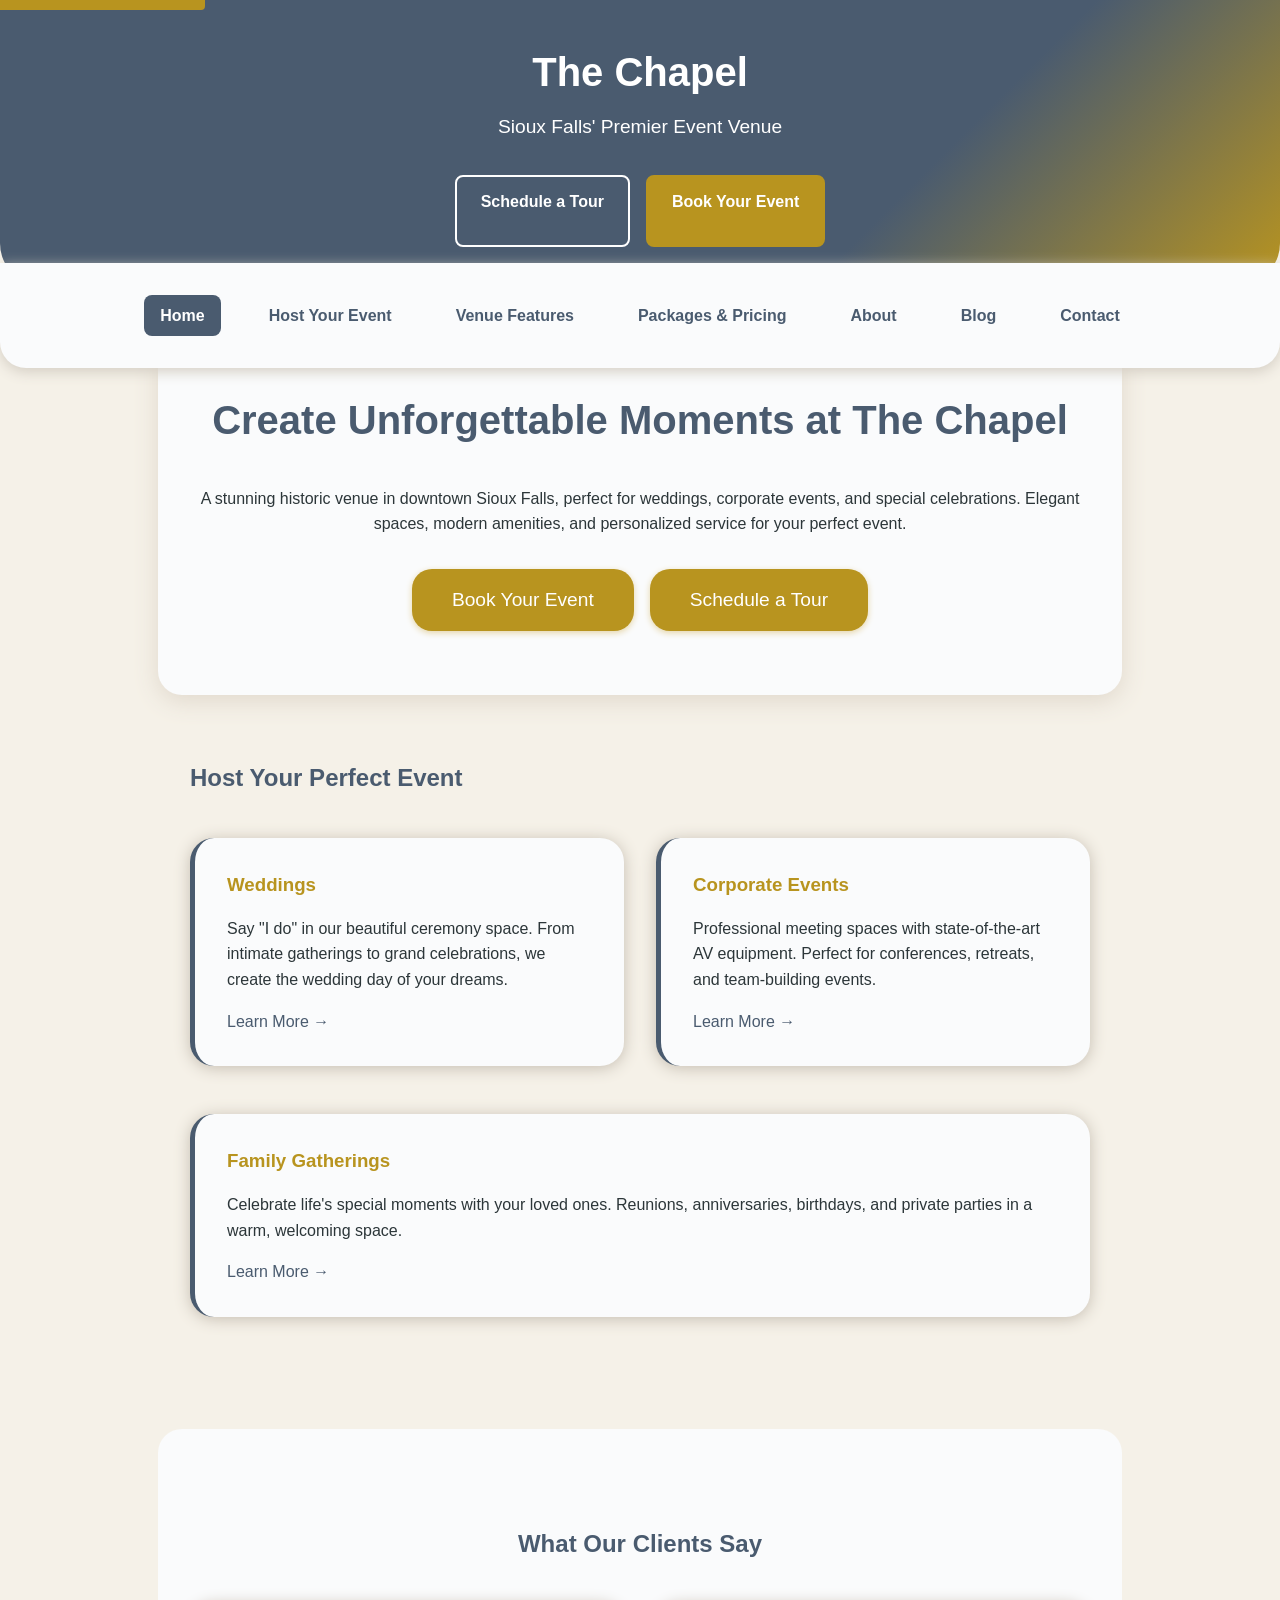
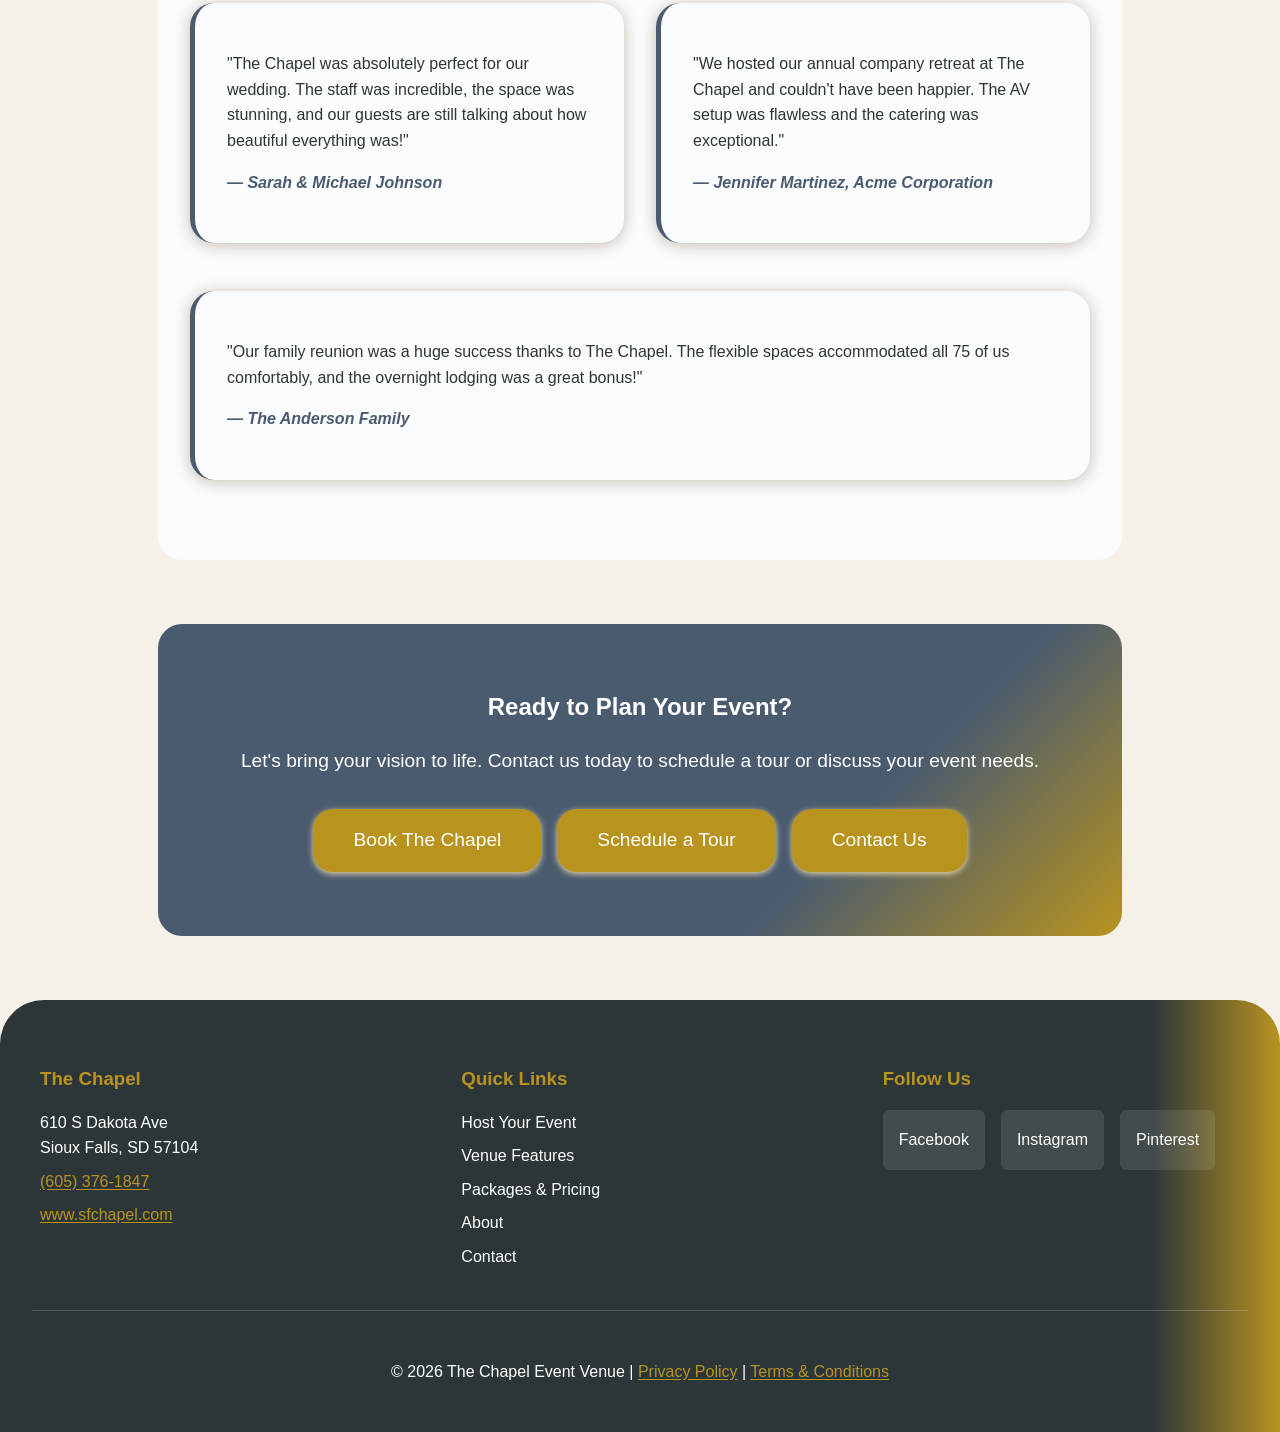
<file: index.html>
<!DOCTYPE html>
<html lang="en">
<head>
  <meta charset="UTF-8">
  <title>The Chapel | Premier Event Venue in Sioux Falls, SD - Weddings, Corporate Events & Celebrations</title>
  <meta name="viewport" content="width=device-width, initial-scale=1">
  <meta name="description" content="The Chapel is Sioux Falls' premier event venue for weddings, corporate events, and family gatherings. Historic elegance meets modern amenities at 610 S Dakota Ave. Book your unforgettable event today - call (605) 376-1847.">
  <meta name="keywords" content="sioux falls wedding venue, event venue sioux falls, corporate event space, wedding reception venue, historic event venue, downtown sioux falls events, south dakota wedding venue">

  <!-- Open Graph / Facebook -->
  <meta property="og:type" content="website">
  <meta property="og:url" content="https://www.sfchapel.com/">
  <meta property="og:title" content="The Chapel | Sioux Falls Premier Event Venue">
  <meta property="og:description" content="Historic elegance meets modern amenities. Perfect for weddings, corporate events, and family celebrations in downtown Sioux Falls.">
  <meta property="og:image" content="https://www.sfchapel.com/images/og-chapel-main.jpg">

  <!-- Twitter -->
  <meta property="twitter:card" content="summary_large_image">
  <meta property="twitter:url" content="https://www.sfchapel.com/">
  <meta property="twitter:title" content="The Chapel | Sioux Falls Premier Event Venue">
  <meta property="twitter:description" content="Historic elegance meets modern amenities. Perfect for weddings, corporate events, and family celebrations.">
  <meta property="twitter:image" content="https://www.sfchapel.com/images/twitter-chapel-main.jpg">

  <!-- Schema.org markup for EventVenue and Local Business -->
  <script type="application/ld+json">
  {
    "@context": "https://schema.org",
    "@type": ["EventVenue", "LocalBusiness"],
    "name": "The Chapel",
    "description": "Premier event venue in Sioux Falls specializing in weddings, corporate events, and family gatherings",
    "url": "https://www.sfchapel.com",
    "telephone": "+1-605-376-1847",
    "address": {
      "@type": "PostalAddress",
      "streetAddress": "610 S Dakota Ave",
      "addressLocality": "Sioux Falls",
      "addressRegion": "SD",
      "postalCode": "57104",
      "addressCountry": "US"
    },
    "geo": {
      "@type": "GeoCoordinates",
      "latitude": "43.5460",
      "longitude": "-96.7313"
    },
    "openingHours": "Mo-Fr 09:00-17:00",
    "priceRange": "$$-$$$",
    "amenityFeature": [
      {"@type": "LocationFeatureSpecification", "name": "Wheelchair Accessible", "value": true},
      {"@type": "LocationFeatureSpecification", "name": "Parking Available", "value": true},
      {"@type": "LocationFeatureSpecification", "name": "WiFi", "value": true},
      {"@type": "LocationFeatureSpecification", "name": "Catering Services", "value": true}
    ],
    "maximumAttendeeCapacity": 200,
    "aggregateRating": {
      "@type": "AggregateRating",
      "ratingValue": "4.9",
      "reviewCount": "127"
    }
  }
  </script>

  <link rel="stylesheet" href="styles.css">
  <link rel="canonical" href="https://www.sfchapel.com/">
</head>
<body>
  <a href="#main-content" class="skip-link">Skip to main content</a>

  <header role="banner">
    <h1>The Chapel</h1>
    <p>Sioux Falls' Premier Event Venue</p>
    <div class="header-ctas">
      <a href="contact.html#tour" class="cta-secondary" aria-label="Schedule a tour of The Chapel">Schedule a Tour</a>
      <a href="contact.html#book" class="cta-primary" aria-label="Book The Chapel for your event">Book Your Event</a>
    </div>
  </header>

  <nav role="navigation" aria-label="Main navigation">
    <a href="index.html" aria-current="page">Home</a>
    <a href="events.html">Host Your Event</a>
    <a href="venue.html">Venue Features</a>
    <a href="packages.html">Packages & Pricing</a>
    <a href="about.html">About</a>
    <a href="blog.html">Blog</a>
    <a href="contact.html">Contact</a>
  </nav>
  <main id="main-content" role="main">
    <section class="hero" aria-label="Welcome and call to action">
      <h2>Create Unforgettable Moments at The Chapel</h2>
      <p>A stunning historic venue in downtown Sioux Falls, perfect for weddings, corporate events, and special celebrations. Elegant spaces, modern amenities, and personalized service for your perfect event.</p>
      <div class="hero-ctas">
        <a href="contact.html#book" class="cta" aria-label="Book The Chapel for your event">Book Your Event</a>
        <a href="contact.html#tour" class="cta cta-secondary-large" aria-label="Schedule a tour of The Chapel">Schedule a Tour</a>
      </div>
    </section>

    <section aria-labelledby="event-types-heading">
      <h2 id="event-types-heading">Host Your Perfect Event</h2>
      <div class="grid">
        <div class="event-card">
          <h3>Weddings</h3>
          <p>Say "I do" in our beautiful ceremony space. From intimate gatherings to grand celebrations, we create the wedding day of your dreams.</p>
          <a href="weddings.html" class="link-primary" aria-label="Learn more about wedding events at The Chapel">Learn More →</a>
        </div>
        <div class="event-card">
          <h3>Corporate Events</h3>
          <p>Professional meeting spaces with state-of-the-art AV equipment. Perfect for conferences, retreats, and team-building events.</p>
          <a href="corporate.html" class="link-primary" aria-label="Learn more about corporate events at The Chapel">Learn More →</a>
        </div>
        <div class="event-card">
          <h3>Family Gatherings</h3>
          <p>Celebrate life's special moments with your loved ones. Reunions, anniversaries, birthdays, and private parties in a warm, welcoming space.</p>
          <a href="family.html" class="link-primary" aria-label="Learn more about family gatherings at The Chapel">Learn More →</a>
        </div>
      </div>
    </section>

    <section aria-labelledby="testimonials-heading" class="testimonials">
      <h2 id="testimonials-heading">What Our Clients Say</h2>
      <div class="grid">
        <div class="testimonial-card">
          <p>"The Chapel was absolutely perfect for our wedding. The staff was incredible, the space was stunning, and our guests are still talking about how beautiful everything was!"</p>
          <p class="testimonial-author"><strong>— Sarah & Michael Johnson</strong></p>
        </div>
        <div class="testimonial-card">
          <p>"We hosted our annual company retreat at The Chapel and couldn't have been happier. The AV setup was flawless and the catering was exceptional."</p>
          <p class="testimonial-author"><strong>— Jennifer Martinez, Acme Corporation</strong></p>
        </div>
        <div class="testimonial-card">
          <p>"Our family reunion was a huge success thanks to The Chapel. The flexible spaces accommodated all 75 of us comfortably, and the overnight lodging was a great bonus!"</p>
          <p class="testimonial-author"><strong>— The Anderson Family</strong></p>
        </div>
      </div>
    </section>

    <section aria-labelledby="cta-heading" class="cta-section">
      <h2 id="cta-heading">Ready to Plan Your Event?</h2>
      <p>Let's bring your vision to life. Contact us today to schedule a tour or discuss your event needs.</p>
      <div class="cta-buttons">
        <a href="contact.html#book" class="cta" aria-label="Book The Chapel for your event">Book The Chapel</a>
        <a href="contact.html#tour" class="cta cta-secondary-large" aria-label="Schedule a tour of The Chapel">Schedule a Tour</a>
        <a href="contact.html" class="cta cta-secondary-large" aria-label="Contact The Chapel">Contact Us</a>
      </div>
    </section>
  </main>

  <footer role="contentinfo">
    <div class="footer-content">
      <div class="footer-section">
        <h3>The Chapel</h3>
        <p>610 S Dakota Ave<br>Sioux Falls, SD 57104</p>
        <p><a href="tel:+16053761847" aria-label="Call The Chapel at (605) 376-1847">(605) 376-1847</a></p>
        <p><a href="https://www.sfchapel.com" aria-label="Visit The Chapel website">www.sfchapel.com</a></p>
      </div>
      <div class="footer-section">
        <h3>Quick Links</h3>
        <ul class="footer-links">
          <li><a href="events.html">Host Your Event</a></li>
          <li><a href="venue.html">Venue Features</a></li>
          <li><a href="packages.html">Packages & Pricing</a></li>
          <li><a href="about.html">About</a></li>
          <li><a href="contact.html">Contact</a></li>
        </ul>
      </div>
      <div class="footer-section">
        <h3>Follow Us</h3>
        <div class="social-icons">
          <a href="#" aria-label="Visit The Chapel on Facebook" class="social-icon">Facebook</a>
          <a href="#" aria-label="Visit The Chapel on Instagram" class="social-icon">Instagram</a>
          <a href="#" aria-label="Visit The Chapel on Pinterest" class="social-icon">Pinterest</a>
        </div>
      </div>
    </div>
    <div class="footer-bottom">
      <p>&copy; 2026 The Chapel Event Venue | <a href="privacy.html">Privacy Policy</a> | <a href="terms.html">Terms & Conditions</a></p>
    </div>
  </footer>
</body>
</html>
</file>
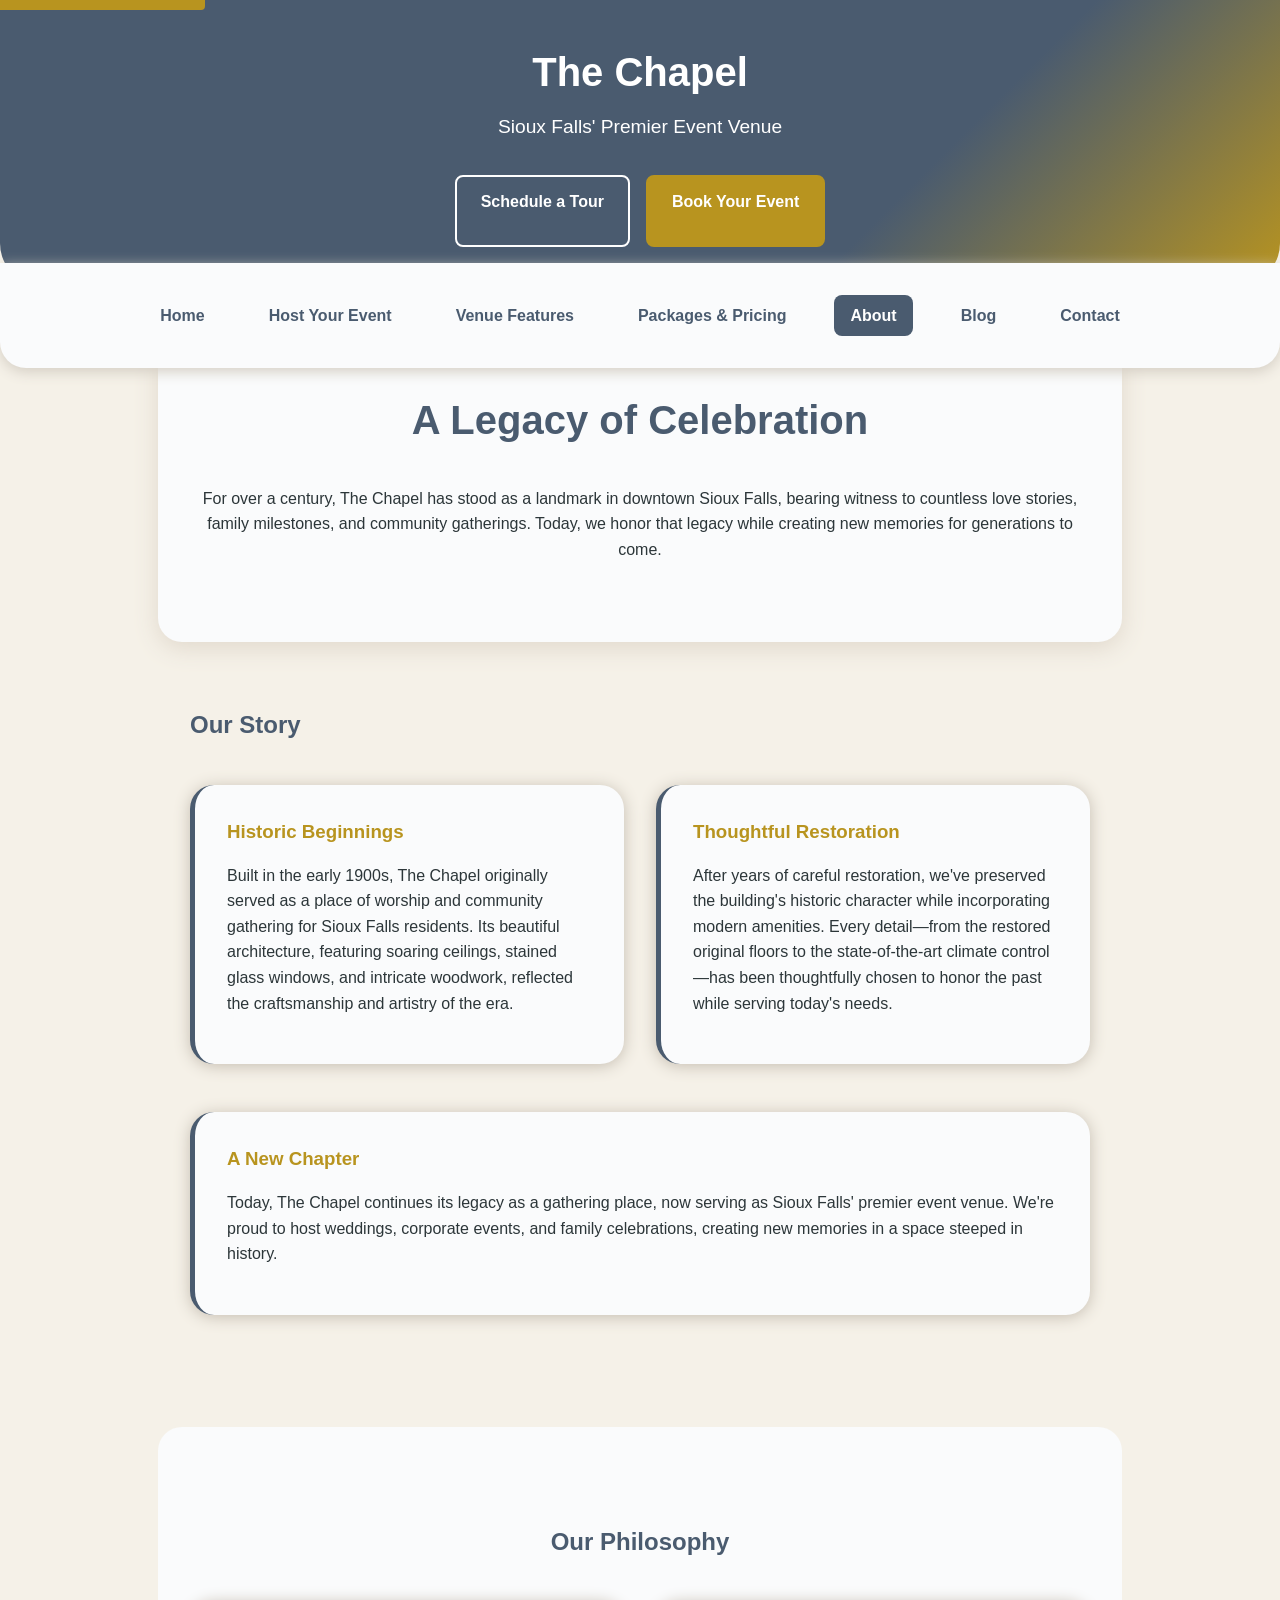
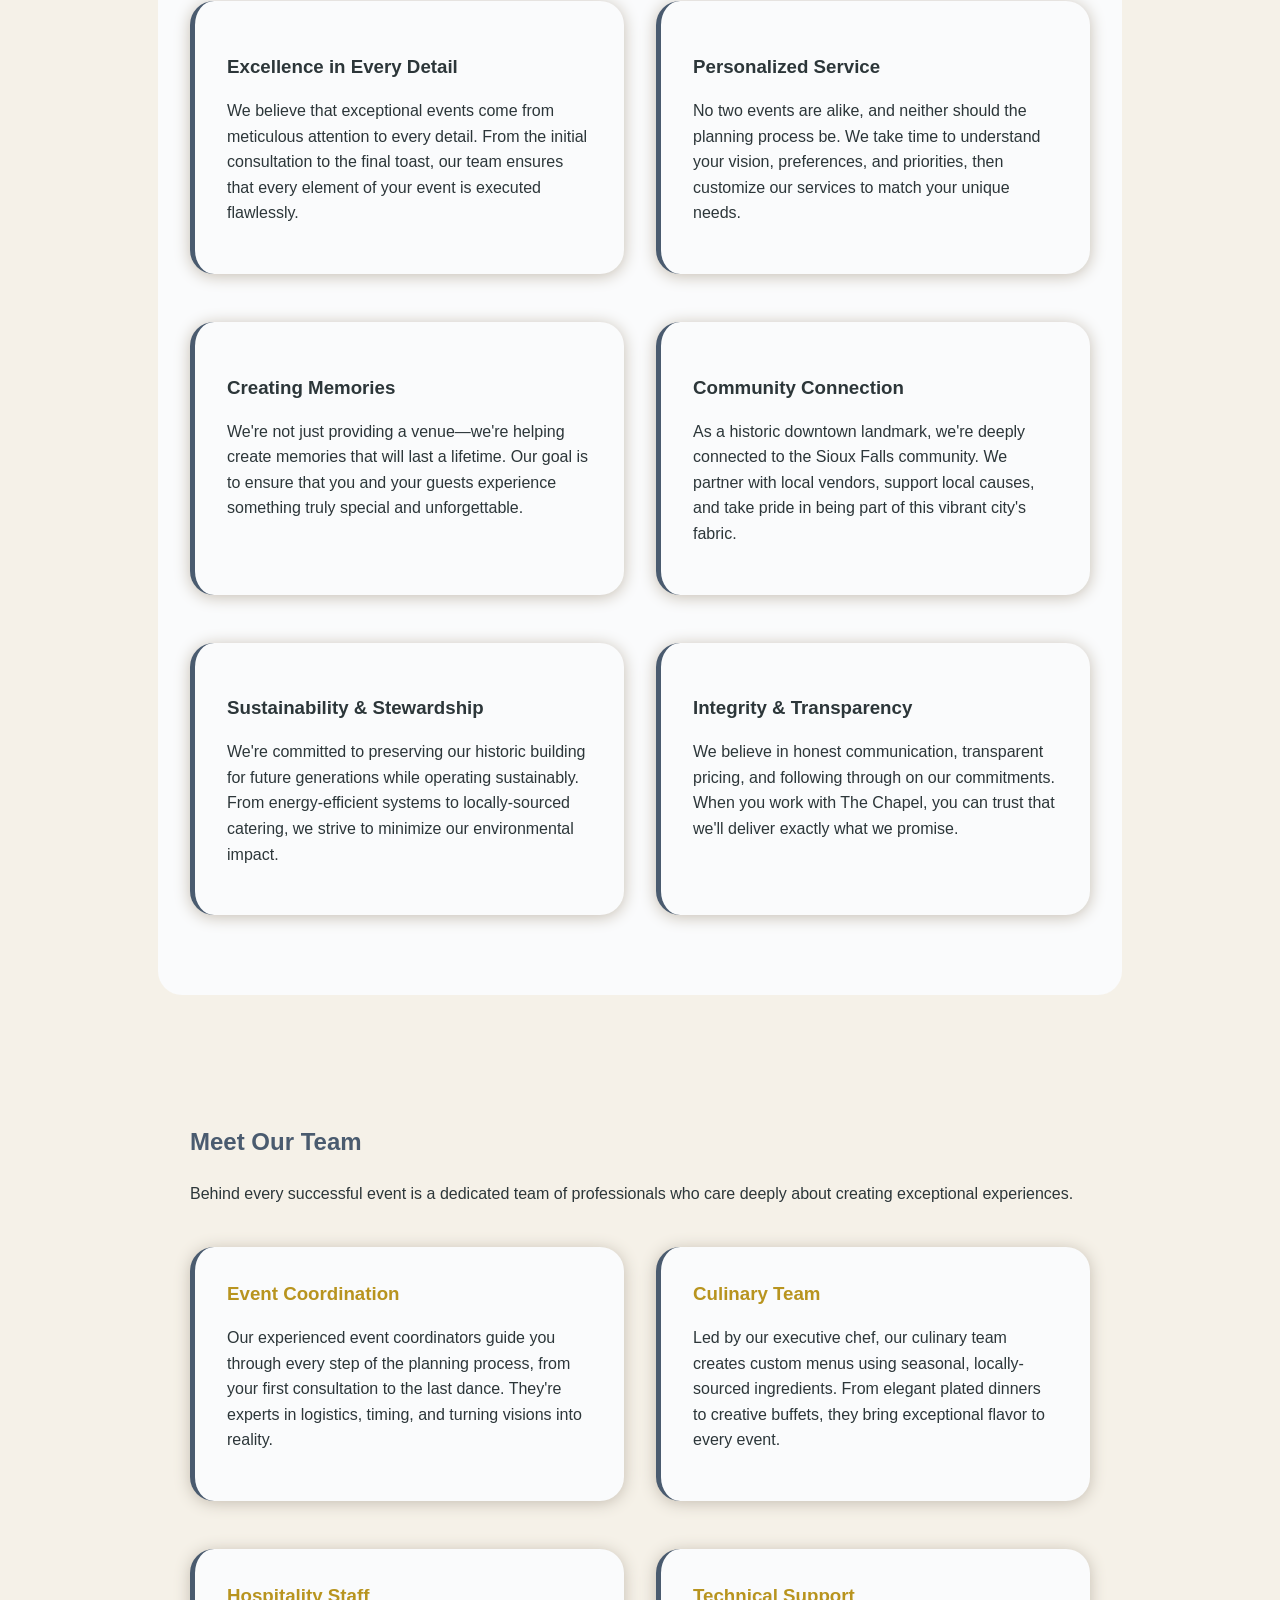
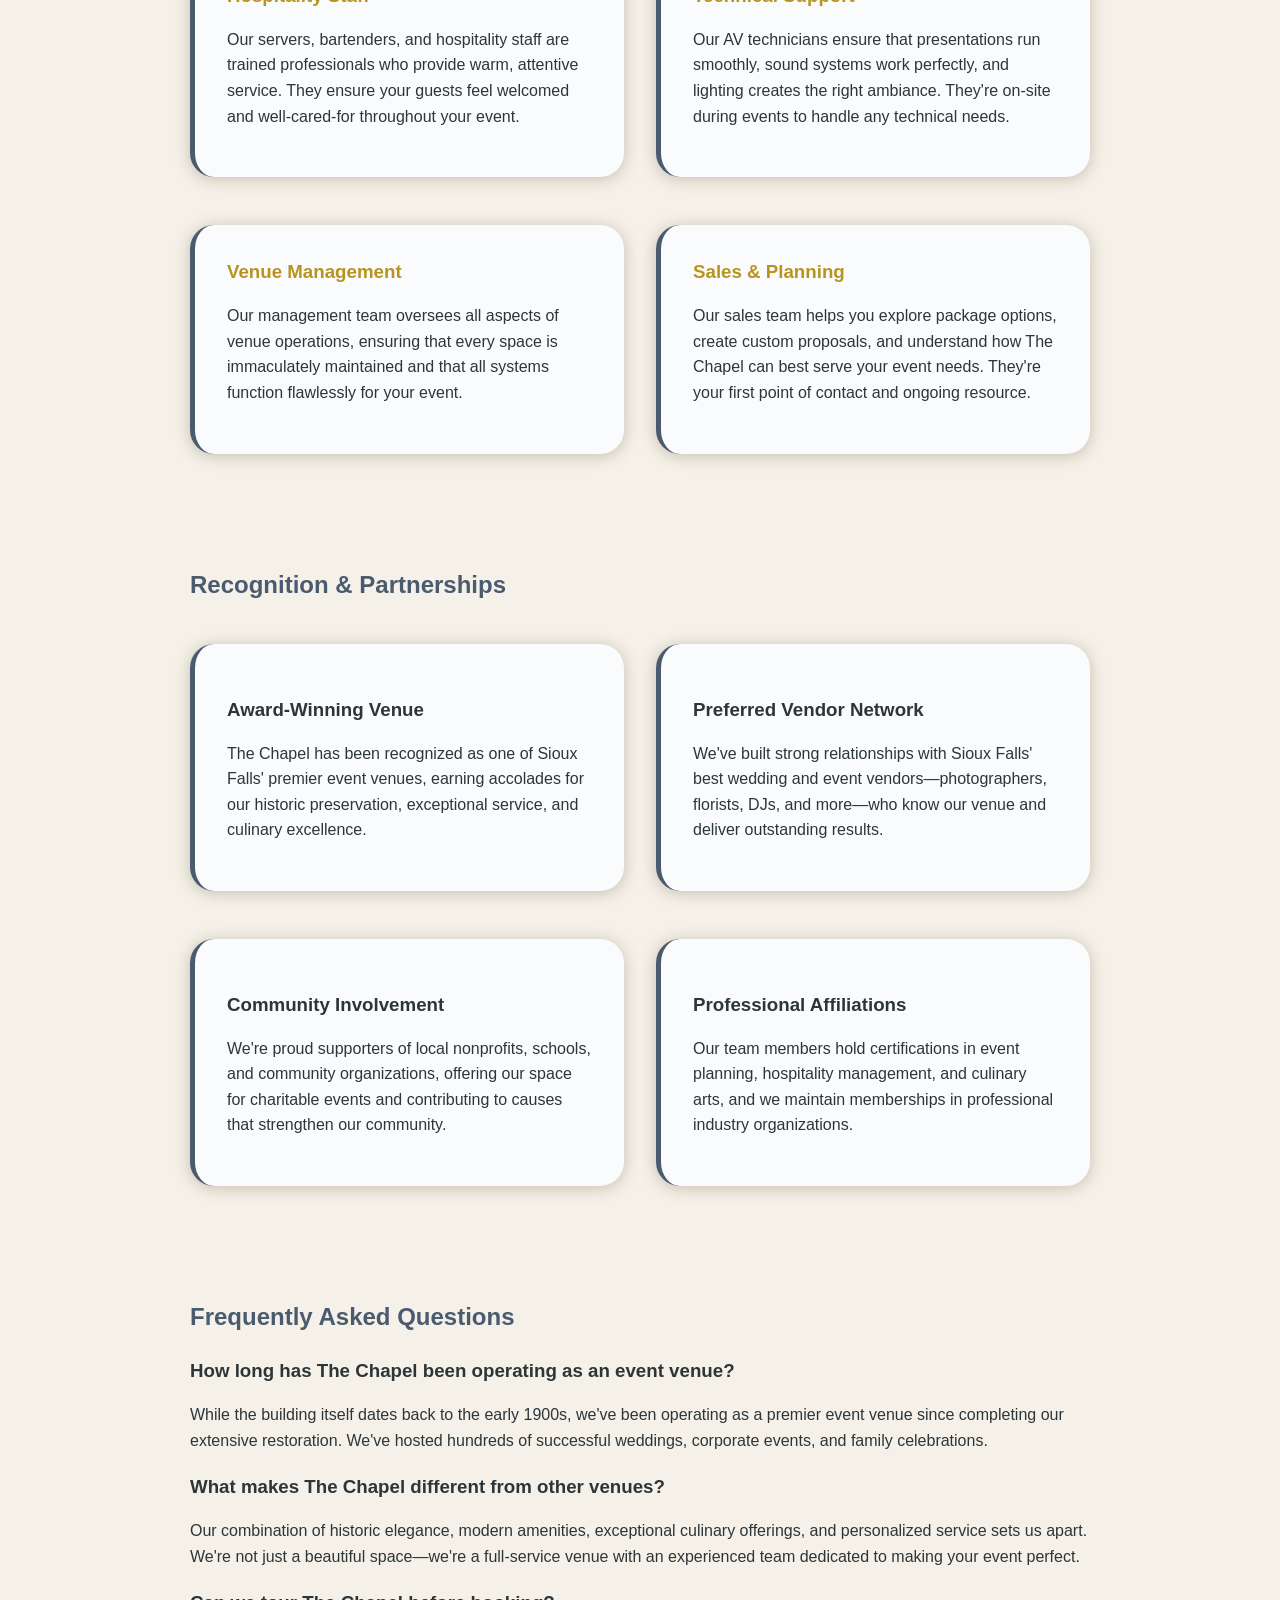
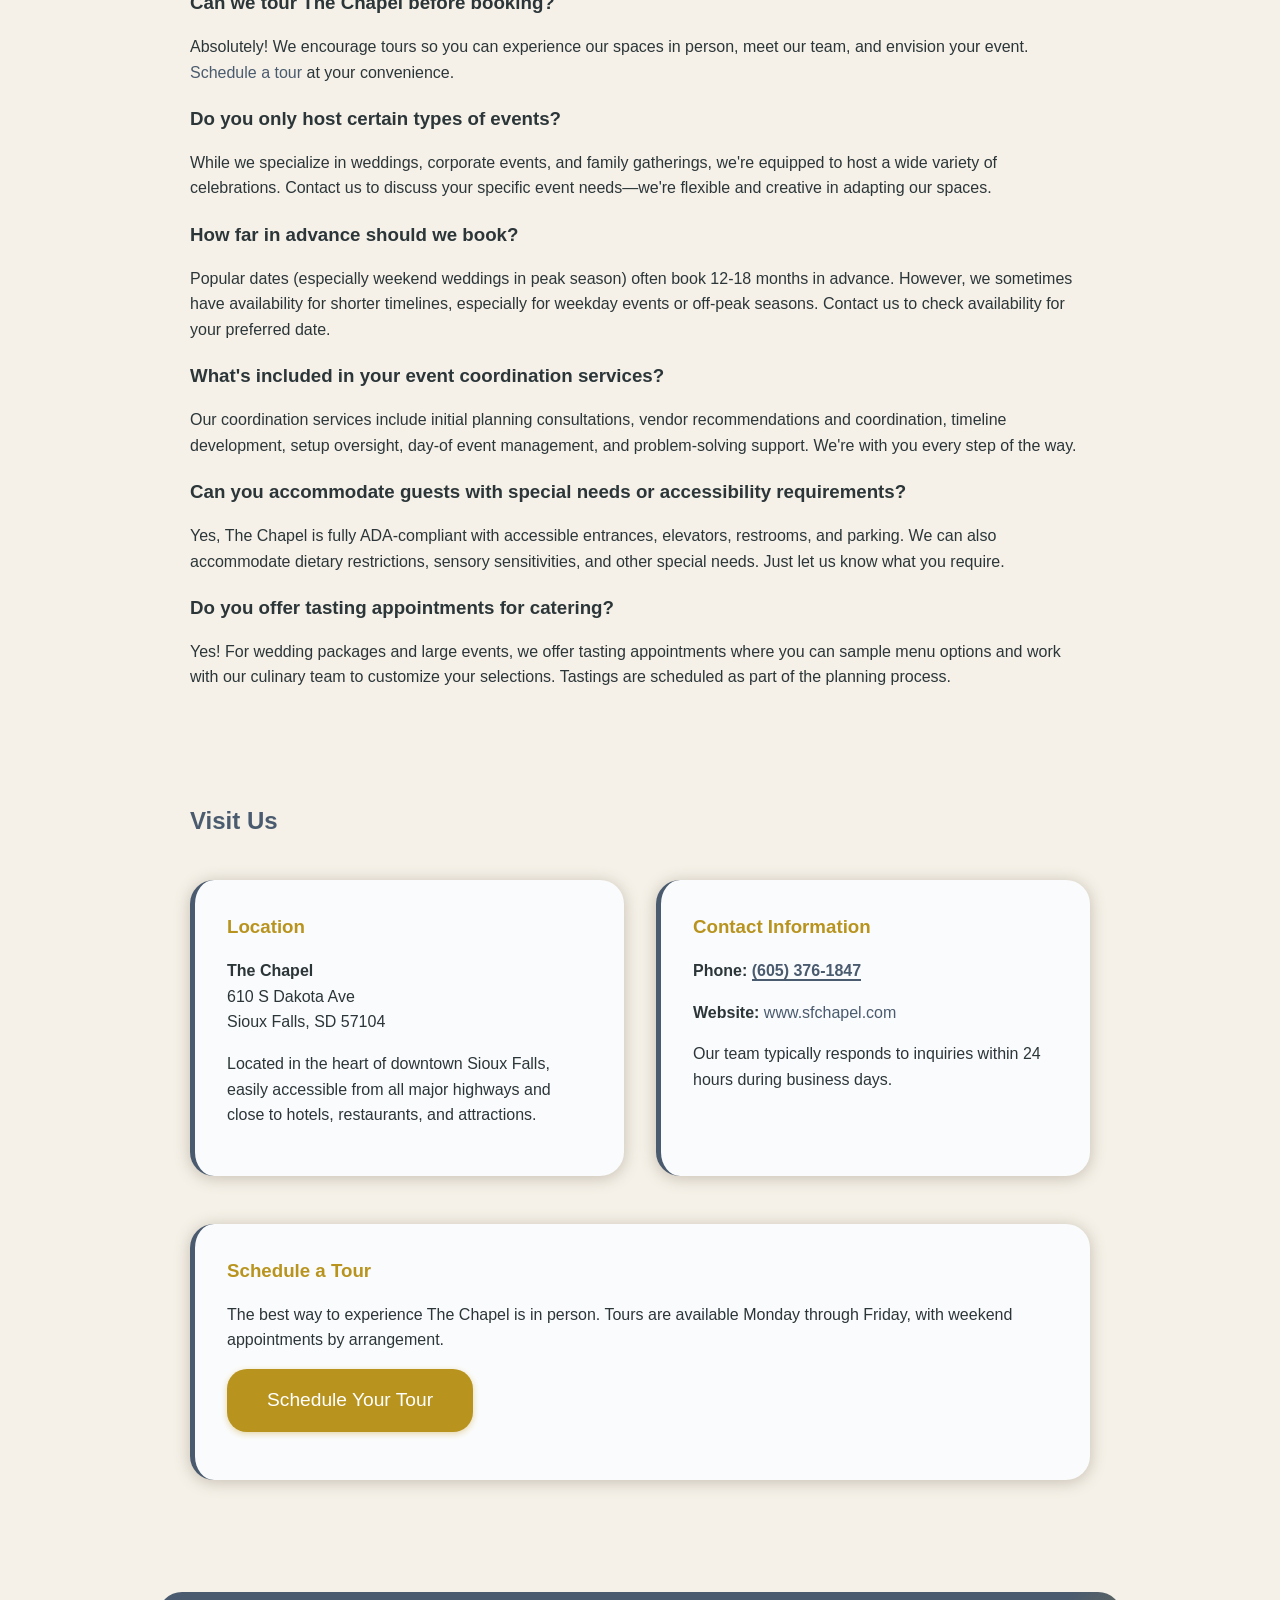
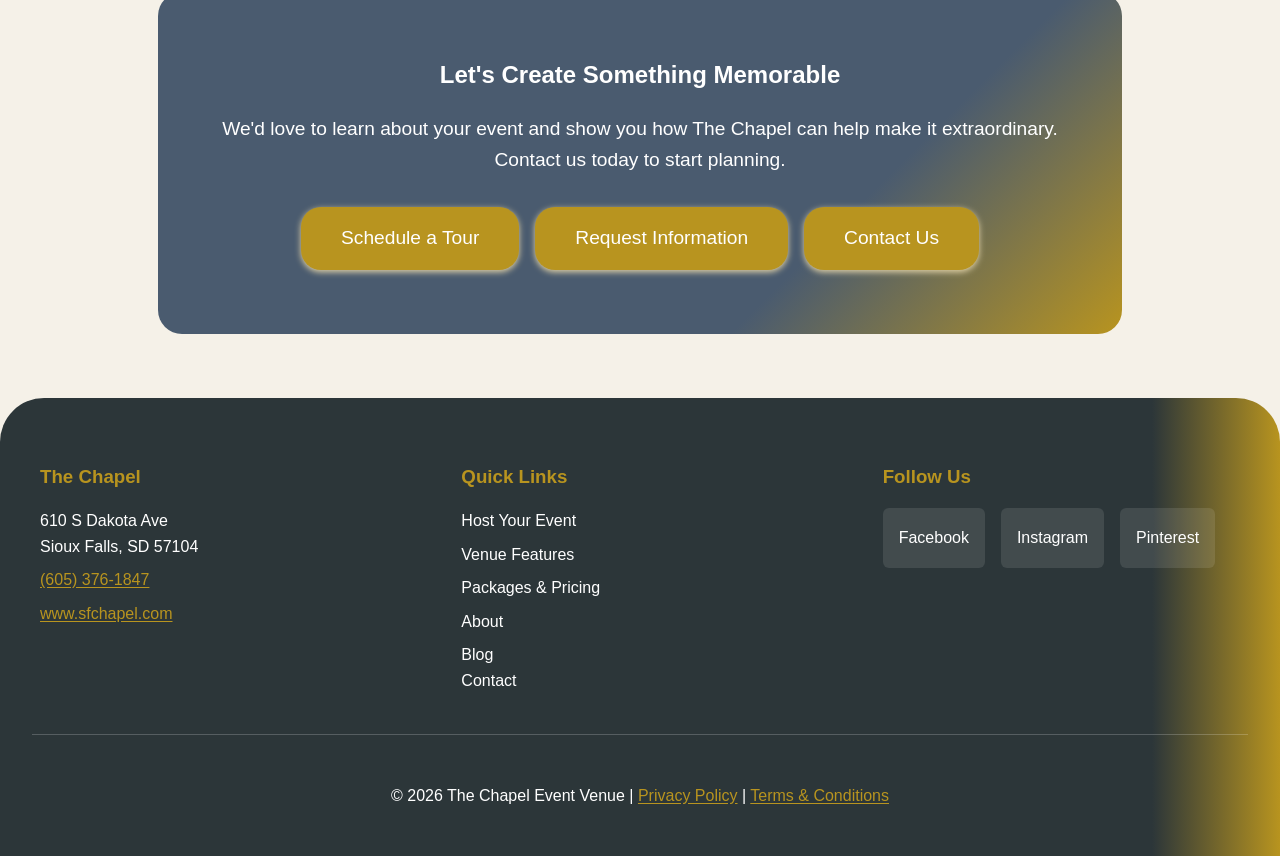
<file: about.html>
<!DOCTYPE html>
<html lang="en">
<head>
  <meta charset="UTF-8">
  <title>About The Chapel | Event Venue History & Team</title>
  <meta name="viewport" content="width=device-width, initial-scale=1">
  <meta name="description" content="Learn about The Chapel's history, our team, and our commitment to creating unforgettable events in Sioux Falls. Discover the story behind our historic venue.">
  <link rel="stylesheet" href="styles.css">
</head>
<body>
  <a href="#main-content" class="skip-link">Skip to main content</a>

  <header role="banner">
    <h1>The Chapel</h1>
    <p>Sioux Falls' Premier Event Venue</p>
    <div class="header-ctas">
      <a href="contact.html#tour" class="cta-secondary" aria-label="Schedule a tour of The Chapel">Schedule a Tour</a>
      <a href="contact.html#book" class="cta-primary" aria-label="Book The Chapel for your event">Book Your Event</a>
    </div>
  </header>

  <nav role="navigation" aria-label="Main navigation">
    <a href="index.html">Home</a>
    <a href="events.html">Host Your Event</a>
    <a href="venue.html">Venue Features</a>
    <a href="packages.html">Packages & Pricing</a>
    <a href="about.html" aria-current="page">About</a>
    <a href="blog.html">Blog</a>
    <a href="contact.html">Contact</a>
  </nav>

  <main id="main-content" role="main">
    <section class="hero" aria-label="About The Chapel introduction">
      <h2>A Legacy of Celebration</h2>
      <p>For over a century, The Chapel has stood as a landmark in downtown Sioux Falls, bearing witness to countless love stories, family milestones, and community gatherings. Today, we honor that legacy while creating new memories for generations to come.</p>
    </section>

    <section aria-labelledby="story-heading">
      <h2 id="story-heading">Our Story</h2>
      <div class="grid">
        <div class="event-card">
          <h3>Historic Beginnings</h3>
          <p>Built in the early 1900s, The Chapel originally served as a place of worship and community gathering for Sioux Falls residents. Its beautiful architecture, featuring soaring ceilings, stained glass windows, and intricate woodwork, reflected the craftsmanship and artistry of the era.</p>
        </div>
        <div class="event-card">
          <h3>Thoughtful Restoration</h3>
          <p>After years of careful restoration, we've preserved the building's historic character while incorporating modern amenities. Every detail—from the restored original floors to the state-of-the-art climate control—has been thoughtfully chosen to honor the past while serving today's needs.</p>
        </div>
        <div class="event-card">
          <h3>A New Chapter</h3>
          <p>Today, The Chapel continues its legacy as a gathering place, now serving as Sioux Falls' premier event venue. We're proud to host weddings, corporate events, and family celebrations, creating new memories in a space steeped in history.</p>
        </div>
      </div>
    </section>

    <section aria-labelledby="philosophy-heading" class="testimonials">
      <h2 id="philosophy-heading">Our Philosophy</h2>
      <div class="grid">
        <div class="testimonial-card">
          <h3>Excellence in Every Detail</h3>
          <p>We believe that exceptional events come from meticulous attention to every detail. From the initial consultation to the final toast, our team ensures that every element of your event is executed flawlessly.</p>
        </div>
        <div class="testimonial-card">
          <h3>Personalized Service</h3>
          <p>No two events are alike, and neither should the planning process be. We take time to understand your vision, preferences, and priorities, then customize our services to match your unique needs.</p>
        </div>
        <div class="testimonial-card">
          <h3>Creating Memories</h3>
          <p>We're not just providing a venue—we're helping create memories that will last a lifetime. Our goal is to ensure that you and your guests experience something truly special and unforgettable.</p>
        </div>
        <div class="testimonial-card">
          <h3>Community Connection</h3>
          <p>As a historic downtown landmark, we're deeply connected to the Sioux Falls community. We partner with local vendors, support local causes, and take pride in being part of this vibrant city's fabric.</p>
        </div>
        <div class="testimonial-card">
          <h3>Sustainability & Stewardship</h3>
          <p>We're committed to preserving our historic building for future generations while operating sustainably. From energy-efficient systems to locally-sourced catering, we strive to minimize our environmental impact.</p>
        </div>
        <div class="testimonial-card">
          <h3>Integrity & Transparency</h3>
          <p>We believe in honest communication, transparent pricing, and following through on our commitments. When you work with The Chapel, you can trust that we'll deliver exactly what we promise.</p>
        </div>
      </div>
    </section>

    <section aria-labelledby="team-heading">
      <h2 id="team-heading">Meet Our Team</h2>
      <p>Behind every successful event is a dedicated team of professionals who care deeply about creating exceptional experiences.</p>
      <div class="grid">
        <div class="event-card">
          <h3>Event Coordination</h3>
          <p>Our experienced event coordinators guide you through every step of the planning process, from your first consultation to the last dance. They're experts in logistics, timing, and turning visions into reality.</p>
        </div>
        <div class="event-card">
          <h3>Culinary Team</h3>
          <p>Led by our executive chef, our culinary team creates custom menus using seasonal, locally-sourced ingredients. From elegant plated dinners to creative buffets, they bring exceptional flavor to every event.</p>
        </div>
        <div class="event-card">
          <h3>Hospitality Staff</h3>
          <p>Our servers, bartenders, and hospitality staff are trained professionals who provide warm, attentive service. They ensure your guests feel welcomed and well-cared-for throughout your event.</p>
        </div>
        <div class="event-card">
          <h3>Technical Support</h3>
          <p>Our AV technicians ensure that presentations run smoothly, sound systems work perfectly, and lighting creates the right ambiance. They're on-site during events to handle any technical needs.</p>
        </div>
        <div class="event-card">
          <h3>Venue Management</h3>
          <p>Our management team oversees all aspects of venue operations, ensuring that every space is immaculately maintained and that all systems function flawlessly for your event.</p>
        </div>
        <div class="event-card">
          <h3>Sales & Planning</h3>
          <p>Our sales team helps you explore package options, create custom proposals, and understand how The Chapel can best serve your event needs. They're your first point of contact and ongoing resource.</p>
        </div>
      </div>
    </section>

    <section aria-labelledby="awards-heading">
      <h2 id="awards-heading">Recognition & Partnerships</h2>
      <div class="grid">
        <div>
          <h3>Award-Winning Venue</h3>
          <p>The Chapel has been recognized as one of Sioux Falls' premier event venues, earning accolades for our historic preservation, exceptional service, and culinary excellence.</p>
        </div>
        <div>
          <h3>Preferred Vendor Network</h3>
          <p>We've built strong relationships with Sioux Falls' best wedding and event vendors—photographers, florists, DJs, and more—who know our venue and deliver outstanding results.</p>
        </div>
        <div>
          <h3>Community Involvement</h3>
          <p>We're proud supporters of local nonprofits, schools, and community organizations, offering our space for charitable events and contributing to causes that strengthen our community.</p>
        </div>
        <div>
          <h3>Professional Affiliations</h3>
          <p>Our team members hold certifications in event planning, hospitality management, and culinary arts, and we maintain memberships in professional industry organizations.</p>
        </div>
      </div>
    </section>

    <section aria-labelledby="faq-heading">
      <h2 id="faq-heading">Frequently Asked Questions</h2>
      <div class="faq-list">
        <div class="faq-item">
          <h3>How long has The Chapel been operating as an event venue?</h3>
          <p>While the building itself dates back to the early 1900s, we've been operating as a premier event venue since completing our extensive restoration. We've hosted hundreds of successful weddings, corporate events, and family celebrations.</p>
        </div>
        <div class="faq-item">
          <h3>What makes The Chapel different from other venues?</h3>
          <p>Our combination of historic elegance, modern amenities, exceptional culinary offerings, and personalized service sets us apart. We're not just a beautiful space—we're a full-service venue with an experienced team dedicated to making your event perfect.</p>
        </div>
        <div class="faq-item">
          <h3>Can we tour The Chapel before booking?</h3>
          <p>Absolutely! We encourage tours so you can experience our spaces in person, meet our team, and envision your event. <a href="contact.html#tour" class="link-primary">Schedule a tour</a> at your convenience.</p>
        </div>
        <div class="faq-item">
          <h3>Do you only host certain types of events?</h3>
          <p>While we specialize in weddings, corporate events, and family gatherings, we're equipped to host a wide variety of celebrations. Contact us to discuss your specific event needs—we're flexible and creative in adapting our spaces.</p>
        </div>
        <div class="faq-item">
          <h3>How far in advance should we book?</h3>
          <p>Popular dates (especially weekend weddings in peak season) often book 12-18 months in advance. However, we sometimes have availability for shorter timelines, especially for weekday events or off-peak seasons. Contact us to check availability for your preferred date.</p>
        </div>
        <div class="faq-item">
          <h3>What's included in your event coordination services?</h3>
          <p>Our coordination services include initial planning consultations, vendor recommendations and coordination, timeline development, setup oversight, day-of event management, and problem-solving support. We're with you every step of the way.</p>
        </div>
        <div class="faq-item">
          <h3>Can you accommodate guests with special needs or accessibility requirements?</h3>
          <p>Yes, The Chapel is fully ADA-compliant with accessible entrances, elevators, restrooms, and parking. We can also accommodate dietary restrictions, sensory sensitivities, and other special needs. Just let us know what you require.</p>
        </div>
        <div class="faq-item">
          <h3>Do you offer tasting appointments for catering?</h3>
          <p>Yes! For wedding packages and large events, we offer tasting appointments where you can sample menu options and work with our culinary team to customize your selections. Tastings are scheduled as part of the planning process.</p>
        </div>
      </div>
    </section>

    <section aria-labelledby="contact-info-heading">
      <h2 id="contact-info-heading">Visit Us</h2>
      <div class="grid">
        <div class="event-card">
          <h3>Location</h3>
          <p><strong>The Chapel</strong><br>
          610 S Dakota Ave<br>
          Sioux Falls, SD 57104</p>
          <p>Located in the heart of downtown Sioux Falls, easily accessible from all major highways and close to hotels, restaurants, and attractions.</p>
        </div>
        <div class="event-card">
          <h3>Contact Information</h3>
          <p><strong>Phone:</strong> <a href="tel:+16053761847" class="link-primary-bold">(605) 376-1847</a></p>
          <p><strong>Website:</strong> <a href="https://www.sfchapel.com" class="link-primary">www.sfchapel.com</a></p>
          <p>Our team typically responds to inquiries within 24 hours during business days.</p>
        </div>
        <div class="event-card">
          <h3>Schedule a Tour</h3>
          <p>The best way to experience The Chapel is in person. Tours are available Monday through Friday, with weekend appointments by arrangement.</p>
          <p><a href="contact.html#tour" class="cta" aria-label="Schedule a venue tour">Schedule Your Tour</a></p>
        </div>
      </div>
    </section>

    <section aria-labelledby="cta-heading" class="cta-section">
      <h2 id="cta-heading">Let's Create Something Memorable</h2>
      <p>We'd love to learn about your event and show you how The Chapel can help make it extraordinary. Contact us today to start planning.</p>
      <div class="cta-buttons">
        <a href="contact.html#tour" class="cta" aria-label="Schedule a tour of The Chapel">Schedule a Tour</a>
        <a href="contact.html#book" class="cta cta-secondary-large" aria-label="Request event information">Request Information</a>
        <a href="contact.html" class="cta cta-secondary-large" aria-label="Contact The Chapel">Contact Us</a>
      </div>
    </section>
  </main>

  <footer role="contentinfo">
    <div class="footer-content">
      <div class="footer-section">
        <h3>The Chapel</h3>
        <p>610 S Dakota Ave<br>Sioux Falls, SD 57104</p>
        <p><a href="tel:+16053761847" aria-label="Call The Chapel at (605) 376-1847">(605) 376-1847</a></p>
        <p><a href="https://www.sfchapel.com" aria-label="Visit The Chapel website">www.sfchapel.com</a></p>
      </div>
      <div class="footer-section">
        <h3>Quick Links</h3>
        <ul class="footer-links">
          <li><a href="events.html">Host Your Event</a></li>
          <li><a href="venue.html">Venue Features</a></li>
          <li><a href="packages.html">Packages & Pricing</a></li>
          <li><a href="about.html">About</a></li>
    <a href="blog.html">Blog</a>
          <li><a href="contact.html">Contact</a></li>
        </ul>
      </div>
      <div class="footer-section">
        <h3>Follow Us</h3>
        <div class="social-icons">
          <a href="#" aria-label="Visit The Chapel on Facebook" class="social-icon">Facebook</a>
          <a href="#" aria-label="Visit The Chapel on Instagram" class="social-icon">Instagram</a>
          <a href="#" aria-label="Visit The Chapel on Pinterest" class="social-icon">Pinterest</a>
        </div>
      </div>
    </div>
    <div class="footer-bottom">
      <p>&copy; 2026 The Chapel Event Venue | <a href="privacy.html">Privacy Policy</a> | <a href="terms.html">Terms & Conditions</a></p>
    </div>
  </footer>
</body>
</html>
</file>
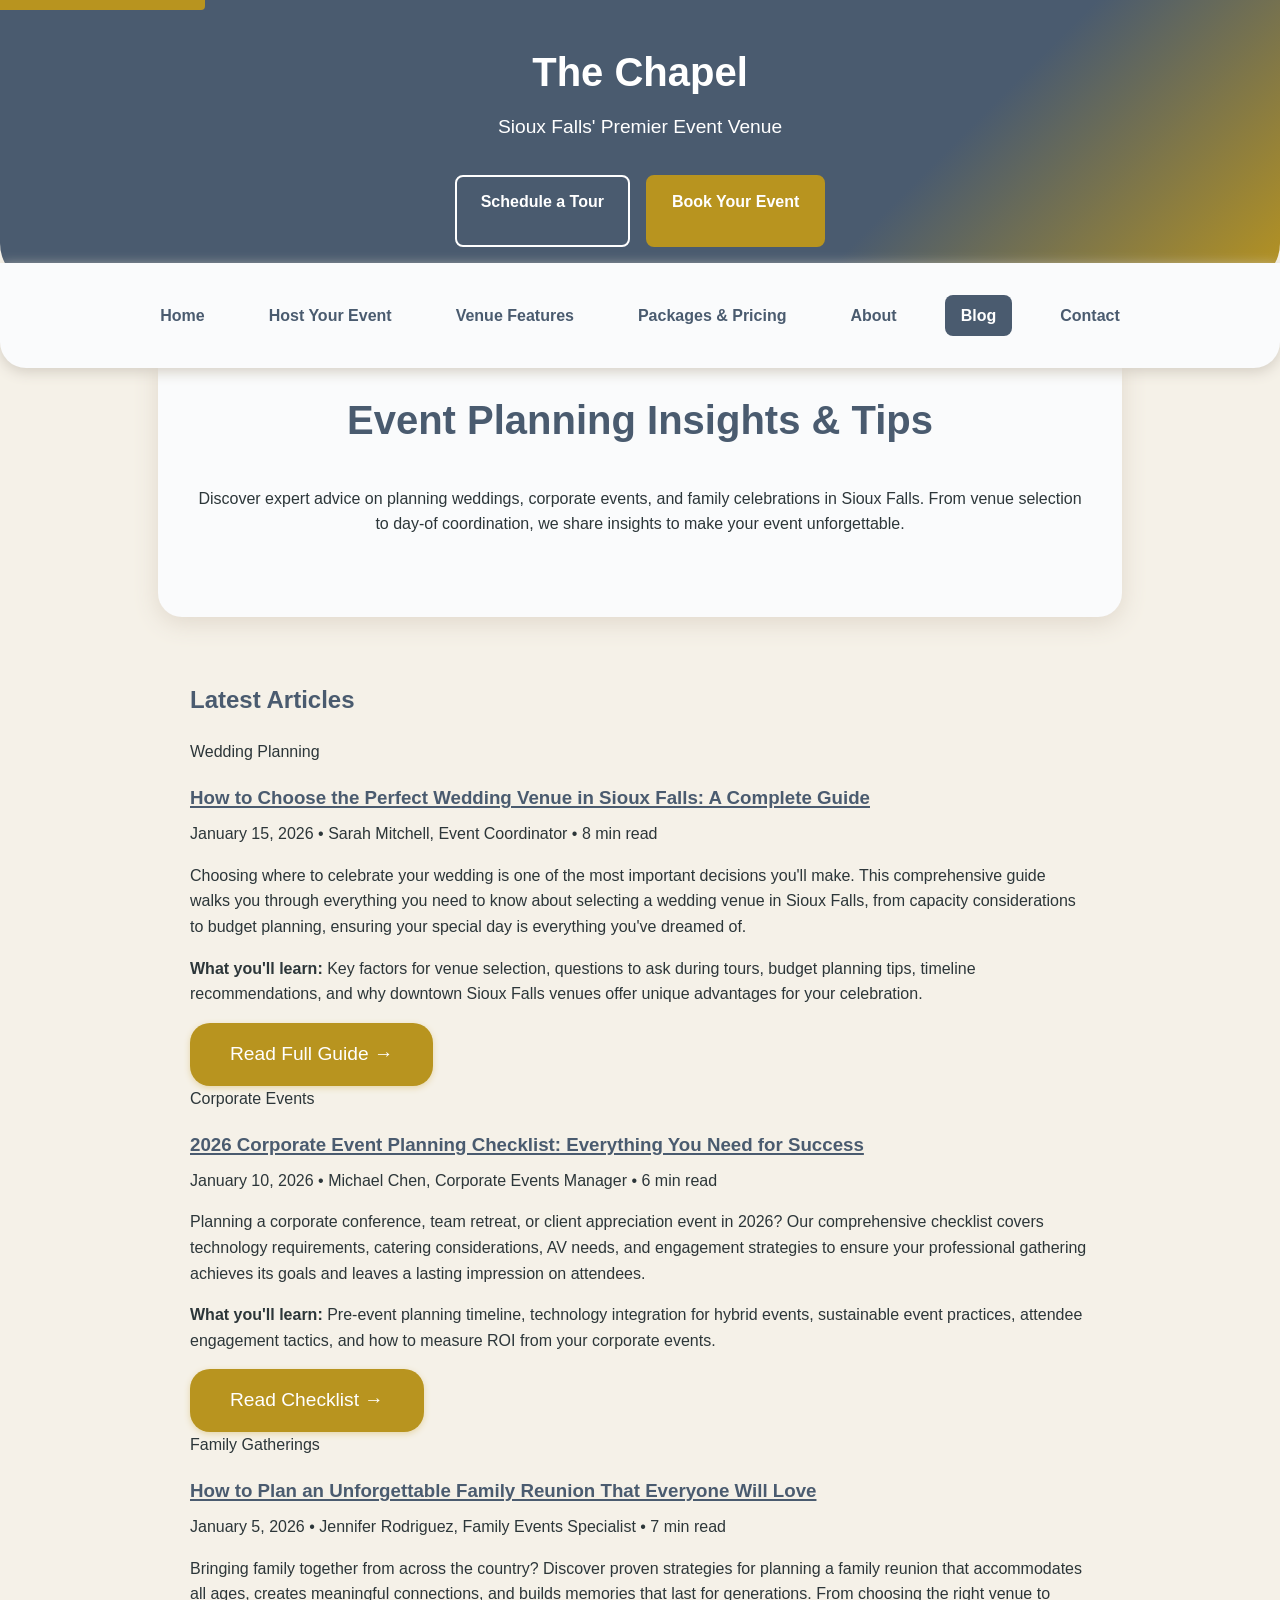
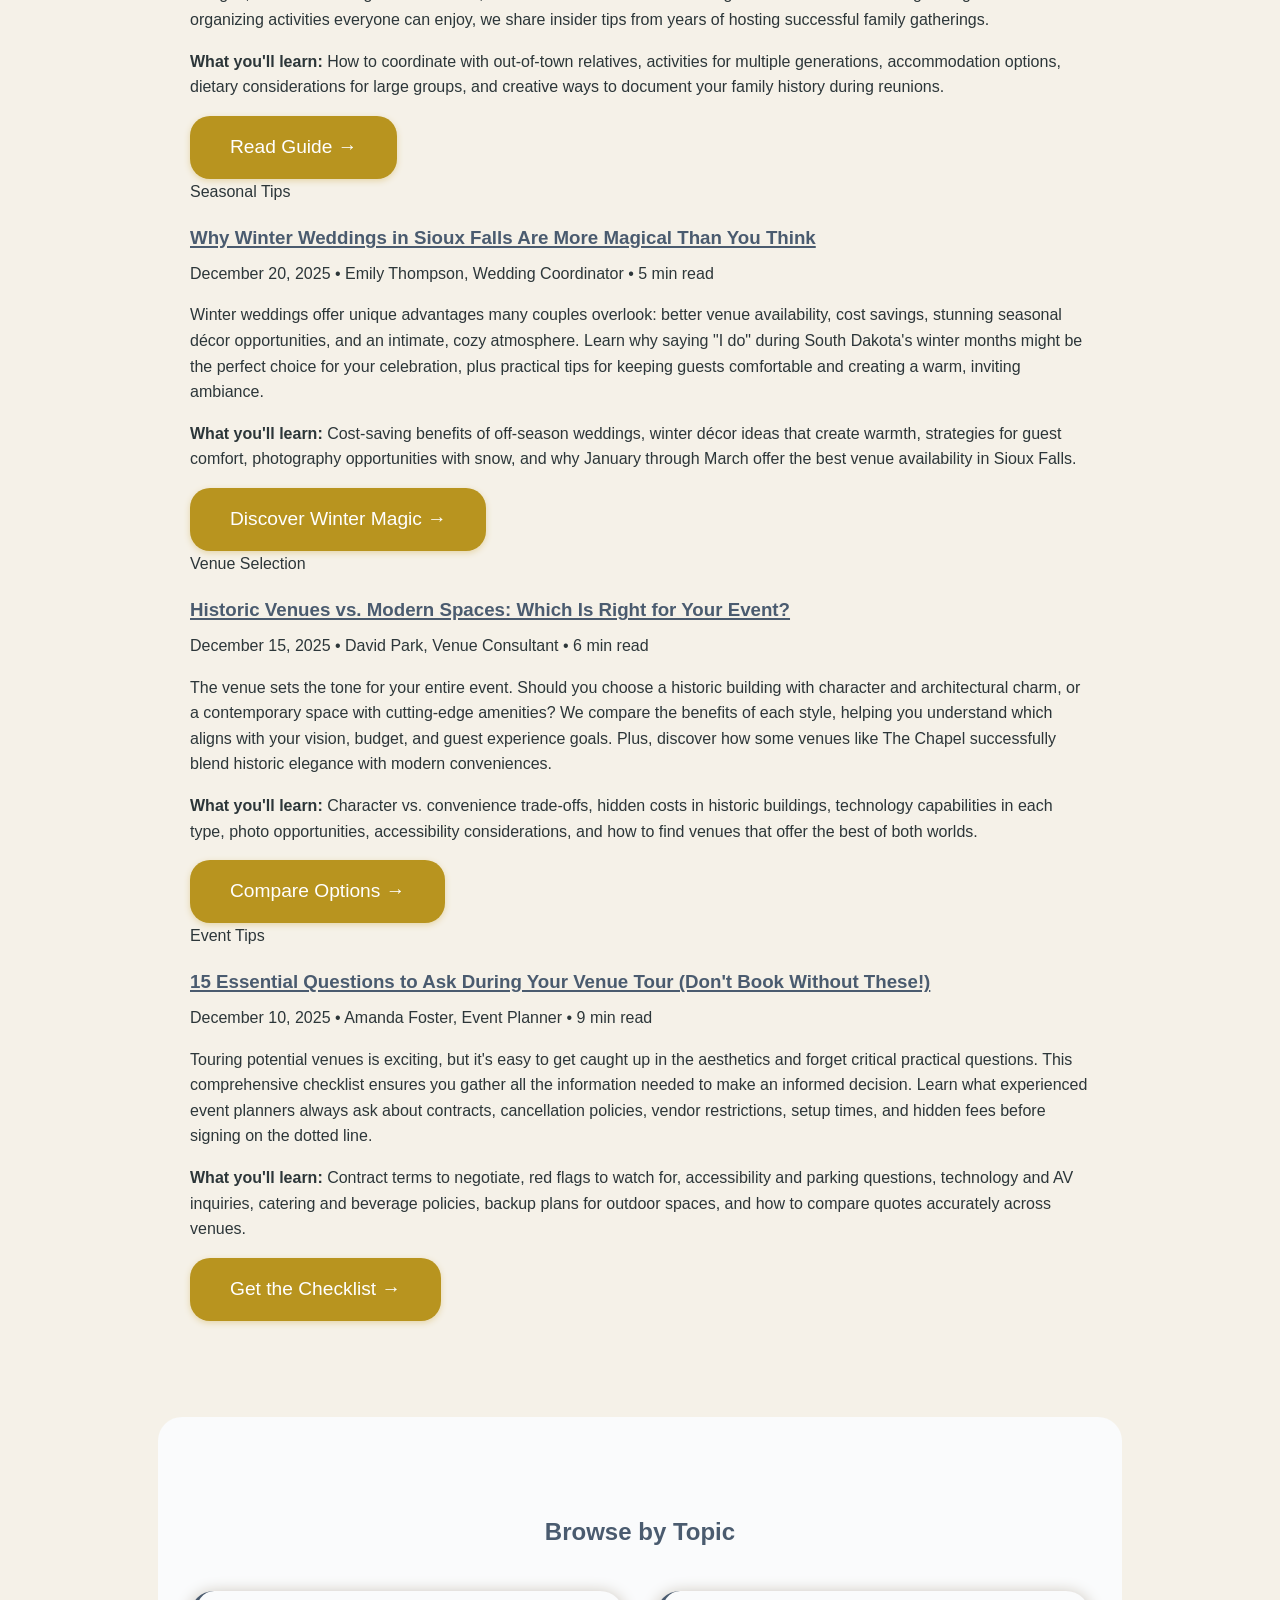
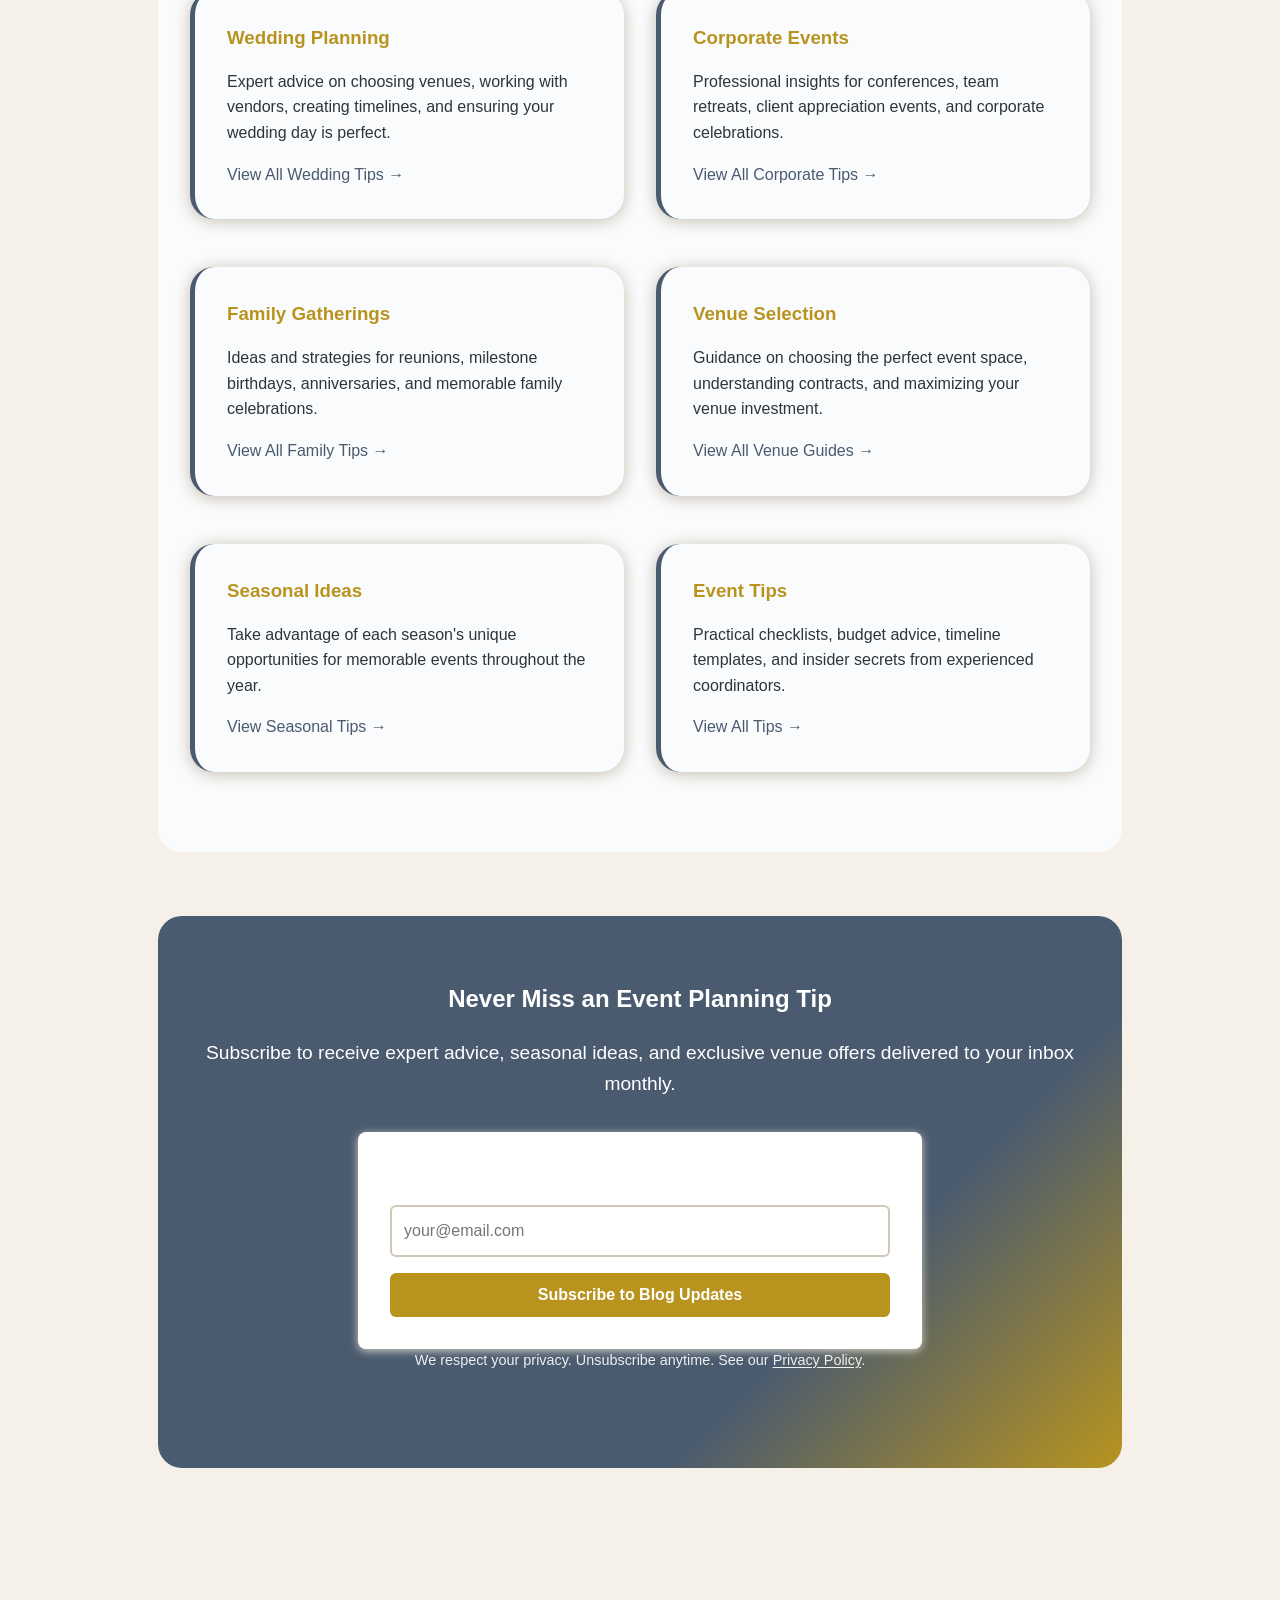
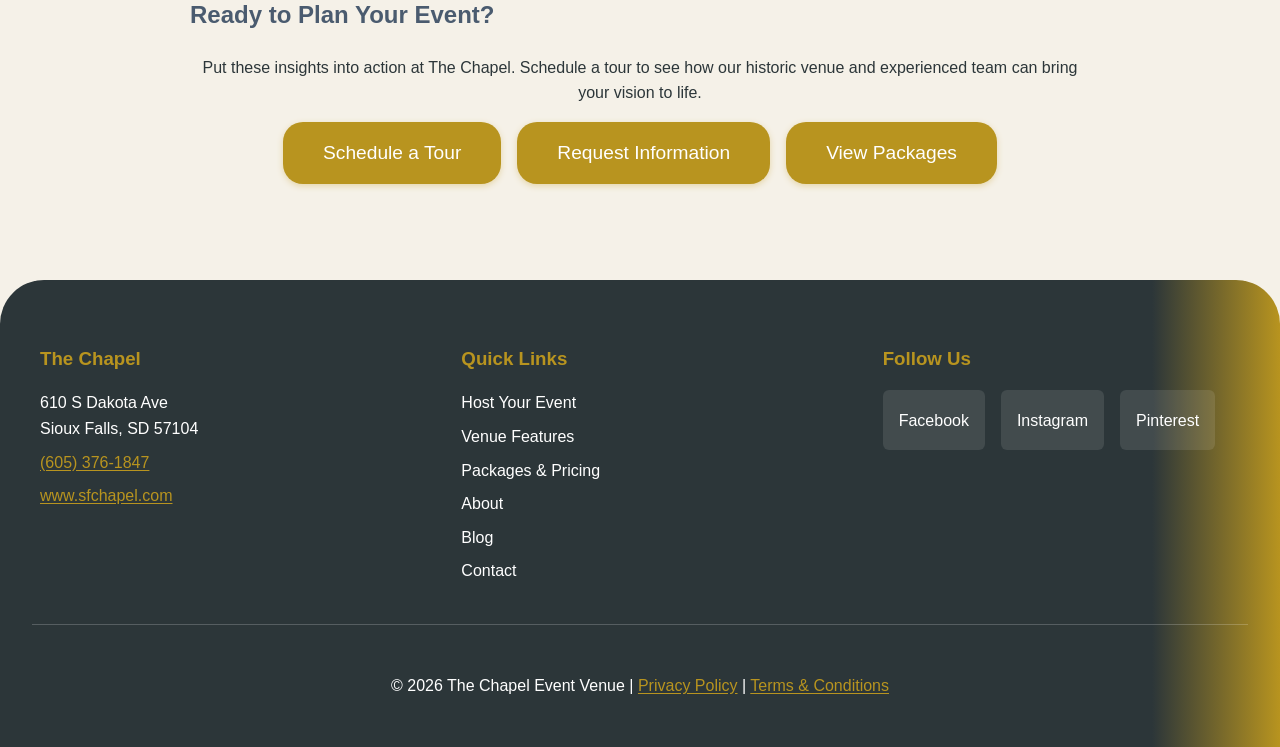
<file: blog.html>
<!DOCTYPE html>
<html lang="en">
<head>
  <meta charset="UTF-8">
  <title>Event Planning Blog | The Chapel Sioux Falls - Wedding, Corporate & Event Tips</title>
  <meta name="viewport" content="width=device-width, initial-scale=1">
  <meta name="description" content="Expert event planning tips, wedding advice, and venue selection guidance for Sioux Falls events. Learn from The Chapel's experienced event coordinators.">
  <meta name="keywords" content="wedding planning tips sioux falls, corporate event planning, family reunion planning, venue selection guide, event planning blog">

  <!-- Open Graph / Facebook -->
  <meta property="og:type" content="website">
  <meta property="og:url" content="https://www.sfchapel.com/blog.html">
  <meta property="og:title" content="Event Planning Blog | The Chapel Sioux Falls">
  <meta property="og:description" content="Expert event planning tips, wedding advice, and venue selection guidance for Sioux Falls events.">
  <meta property="og:image" content="https://www.sfchapel.com/images/og-blog.jpg">

  <!-- Twitter -->
  <meta property="twitter:card" content="summary_large_image">
  <meta property="twitter:url" content="https://www.sfchapel.com/blog.html">
  <meta property="twitter:title" content="Event Planning Blog | The Chapel Sioux Falls">
  <meta property="twitter:description" content="Expert event planning tips, wedding advice, and venue selection guidance for Sioux Falls events.">
  <meta property="twitter:image" content="https://www.sfchapel.com/images/twitter-blog.jpg">

  <!-- Schema.org markup for Blog -->
  <script type="application/ld+json">
  {
    "@context": "https://schema.org",
    "@type": "Blog",
    "name": "The Chapel Event Planning Blog",
    "description": "Expert event planning tips, wedding advice, and venue selection guidance",
    "url": "https://www.sfchapel.com/blog.html",
    "publisher": {
      "@type": "Organization",
      "name": "The Chapel",
      "address": {
        "@type": "PostalAddress",
        "streetAddress": "610 S Dakota Ave",
        "addressLocality": "Sioux Falls",
        "addressRegion": "SD",
        "postalCode": "57104"
      },
      "telephone": "+1-605-376-1847"
    }
  }
  </script>

  <link rel="stylesheet" href="styles.css">
  <link rel="canonical" href="https://www.sfchapel.com/blog.html">
</head>
<body>
  <a href="#main-content" class="skip-link">Skip to main content</a>

  <header role="banner">
    <h1>The Chapel</h1>
    <p>Sioux Falls' Premier Event Venue</p>
    <div class="header-ctas">
      <a href="contact.html#tour" class="cta-secondary" aria-label="Schedule a tour of The Chapel">Schedule a Tour</a>
      <a href="contact.html#book" class="cta-primary" aria-label="Book The Chapel for your event">Book Your Event</a>
    </div>
  </header>

  <nav role="navigation" aria-label="Main navigation">
    <a href="index.html">Home</a>
    <a href="events.html">Host Your Event</a>
    <a href="venue.html">Venue Features</a>
    <a href="packages.html">Packages & Pricing</a>
    <a href="about.html">About</a>
    <a href="blog.html" aria-current="page">Blog</a>
    <a href="contact.html">Contact</a>
  </nav>

  <main id="main-content" role="main">
    <section class="hero" aria-label="Blog introduction">
      <h2>Event Planning Insights & Tips</h2>
      <p>Discover expert advice on planning weddings, corporate events, and family celebrations in Sioux Falls. From venue selection to day-of coordination, we share insights to make your event unforgettable.</p>
    </section>

    <section aria-labelledby="blog-posts-heading">
      <h2 id="blog-posts-heading">Latest Articles</h2>

      <!-- Blog Post 1 - Optimized for long-tail keyword and AI search -->
      <article class="blog-card" itemscope itemtype="https://schema.org/BlogPosting">
        <span class="blog-category">Wedding Planning</span>
        <h3 itemprop="headline">
          <a href="blog/how-to-choose-perfect-wedding-venue-sioux-falls.html" itemprop="url">
            How to Choose the Perfect Wedding Venue in Sioux Falls: A Complete Guide
          </a>
        </h3>
        <div class="blog-meta">
          <time datetime="2026-01-15" itemprop="datePublished">January 15, 2026</time>
          <span>•</span>
          <span itemprop="author" itemscope itemtype="https://schema.org/Person">
            <span itemprop="name">Sarah Mitchell, Event Coordinator</span>
          </span>
          <span>•</span>
          <span>8 min read</span>
        </div>
        <p itemprop="description">Choosing where to celebrate your wedding is one of the most important decisions you'll make. This comprehensive guide walks you through everything you need to know about selecting a wedding venue in Sioux Falls, from capacity considerations to budget planning, ensuring your special day is everything you've dreamed of.</p>
        <p><strong>What you'll learn:</strong> Key factors for venue selection, questions to ask during tours, budget planning tips, timeline recommendations, and why downtown Sioux Falls venues offer unique advantages for your celebration.</p>
        <a href="blog/how-to-choose-perfect-wedding-venue-sioux-falls.html" class="cta" aria-label="Read complete wedding venue guide">Read Full Guide →</a>
      </article>

      <!-- Blog Post 2 - Corporate events SEO -->
      <article class="blog-card" itemscope itemtype="https://schema.org/BlogPosting">
        <span class="blog-category">Corporate Events</span>
        <h3 itemprop="headline">
          <a href="blog/corporate-event-planning-checklist-2026.html" itemprop="url">
            2026 Corporate Event Planning Checklist: Everything You Need for Success
          </a>
        </h3>
        <div class="blog-meta">
          <time datetime="2026-01-10" itemprop="datePublished">January 10, 2026</time>
          <span>•</span>
          <span itemprop="author" itemscope itemtype="https://schema.org/Person">
            <span itemprop="name">Michael Chen, Corporate Events Manager</span>
          </span>
          <span>•</span>
          <span>6 min read</span>
        </div>
        <p itemprop="description">Planning a corporate conference, team retreat, or client appreciation event in 2026? Our comprehensive checklist covers technology requirements, catering considerations, AV needs, and engagement strategies to ensure your professional gathering achieves its goals and leaves a lasting impression on attendees.</p>
        <p><strong>What you'll learn:</strong> Pre-event planning timeline, technology integration for hybrid events, sustainable event practices, attendee engagement tactics, and how to measure ROI from your corporate events.</p>
        <a href="blog/corporate-event-planning-checklist-2026.html" class="cta" aria-label="Read corporate planning checklist">Read Checklist →</a>
      </article>

      <!-- Blog Post 3 - Family events, question-based for AI -->
      <article class="blog-card" itemscope itemtype="https://schema.org/BlogPosting">
        <span class="blog-category">Family Gatherings</span>
        <h3 itemprop="headline">
          <a href="blog/how-to-plan-unforgettable-family-reunion.html" itemprop="url">
            How to Plan an Unforgettable Family Reunion That Everyone Will Love
          </a>
        </h3>
        <div class="blog-meta">
          <time datetime="2026-01-05" itemprop="datePublished">January 5, 2026</time>
          <span>•</span>
          <span itemprop="author" itemscope itemtype="https://schema.org/Person">
            <span itemprop="name">Jennifer Rodriguez, Family Events Specialist</span>
          </span>
          <span>•</span>
          <span>7 min read</span>
        </div>
        <p itemprop="description">Bringing family together from across the country? Discover proven strategies for planning a family reunion that accommodates all ages, creates meaningful connections, and builds memories that last for generations. From choosing the right venue to organizing activities everyone can enjoy, we share insider tips from years of hosting successful family gatherings.</p>
        <p><strong>What you'll learn:</strong> How to coordinate with out-of-town relatives, activities for multiple generations, accommodation options, dietary considerations for large groups, and creative ways to document your family history during reunions.</p>
        <a href="blog/how-to-plan-unforgettable-family-reunion.html" class="cta" aria-label="Read family reunion guide">Read Guide →</a>
      </article>

      <!-- Blog Post 4 - Seasonal/timely content -->
      <article class="blog-card" itemscope itemtype="https://schema.org/BlogPosting">
        <span class="blog-category">Seasonal Tips</span>
        <h3 itemprop="headline">
          <a href="blog/winter-wedding-advantages-sioux-falls.html" itemprop="url">
            Why Winter Weddings in Sioux Falls Are More Magical Than You Think
          </a>
        </h3>
        <div class="blog-meta">
          <time datetime="2025-12-20" itemprop="datePublished">December 20, 2025</time>
          <span>•</span>
          <span itemprop="author" itemscope itemtype="https://schema.org/Person">
            <span itemprop="name">Emily Thompson, Wedding Coordinator</span>
          </span>
          <span>•</span>
          <span>5 min read</span>
        </div>
        <p itemprop="description">Winter weddings offer unique advantages many couples overlook: better venue availability, cost savings, stunning seasonal décor opportunities, and an intimate, cozy atmosphere. Learn why saying "I do" during South Dakota's winter months might be the perfect choice for your celebration, plus practical tips for keeping guests comfortable and creating a warm, inviting ambiance.</p>
        <p><strong>What you'll learn:</strong> Cost-saving benefits of off-season weddings, winter décor ideas that create warmth, strategies for guest comfort, photography opportunities with snow, and why January through March offer the best venue availability in Sioux Falls.</p>
        <a href="blog/winter-wedding-advantages-sioux-falls.html" class="cta" aria-label="Read winter wedding advantages">Discover Winter Magic →</a>
      </article>

      <!-- Blog Post 5 - Venue selection (internal linking) -->
      <article class="blog-card" itemscope itemtype="https://schema.org/BlogPosting">
        <span class="blog-category">Venue Selection</span>
        <h3 itemprop="headline">
          <a href="blog/historic-venues-vs-modern-spaces.html" itemprop="url">
            Historic Venues vs. Modern Spaces: Which Is Right for Your Event?
          </a>
        </h3>
        <div class="blog-meta">
          <time datetime="2025-12-15" itemprop="datePublished">December 15, 2025</time>
          <span>•</span>
          <span itemprop="author" itemscope itemtype="https://schema.org/Person">
            <span itemprop="name">David Park, Venue Consultant</span>
          </span>
          <span>•</span>
          <span>6 min read</span>
        </div>
        <p itemprop="description">The venue sets the tone for your entire event. Should you choose a historic building with character and architectural charm, or a contemporary space with cutting-edge amenities? We compare the benefits of each style, helping you understand which aligns with your vision, budget, and guest experience goals. Plus, discover how some venues like The Chapel successfully blend historic elegance with modern conveniences.</p>
        <p><strong>What you'll learn:</strong> Character vs. convenience trade-offs, hidden costs in historic buildings, technology capabilities in each type, photo opportunities, accessibility considerations, and how to find venues that offer the best of both worlds.</p>
        <a href="blog/historic-venues-vs-modern-spaces.html" class="cta" aria-label="Compare venue styles">Compare Options →</a>
      </article>

      <!-- Blog Post 6 - Practical tips, FAQ-style for AI -->
      <article class="blog-card" itemscope itemtype="https://schema.org/BlogPosting">
        <span class="blog-category">Event Tips</span>
        <h3 itemprop="headline">
          <a href="blog/questions-to-ask-during-venue-tour.html" itemprop="url">
            15 Essential Questions to Ask During Your Venue Tour (Don't Book Without These!)
          </a>
        </h3>
        <div class="blog-meta">
          <time datetime="2025-12-10" itemprop="datePublished">December 10, 2025</time>
          <span>•</span>
          <span itemprop="author" itemscope itemtype="https://schema.org/Person">
            <span itemprop="name">Amanda Foster, Event Planner</span>
          </span>
          <span>•</span>
          <span>9 min read</span>
        </div>
        <p itemprop="description">Touring potential venues is exciting, but it's easy to get caught up in the aesthetics and forget critical practical questions. This comprehensive checklist ensures you gather all the information needed to make an informed decision. Learn what experienced event planners always ask about contracts, cancellation policies, vendor restrictions, setup times, and hidden fees before signing on the dotted line.</p>
        <p><strong>What you'll learn:</strong> Contract terms to negotiate, red flags to watch for, accessibility and parking questions, technology and AV inquiries, catering and beverage policies, backup plans for outdoor spaces, and how to compare quotes accurately across venues.</p>
        <a href="blog/questions-to-ask-during-venue-tour.html" class="cta" aria-label="Read venue tour questions">Get the Checklist →</a>
      </article>

    </section>

    <section aria-labelledby="categories-heading" class="testimonials">
      <h2 id="categories-heading">Browse by Topic</h2>
      <div class="grid">
        <div class="event-card">
          <h3>Wedding Planning</h3>
          <p>Expert advice on choosing venues, working with vendors, creating timelines, and ensuring your wedding day is perfect.</p>
          <a href="blog/category/wedding-planning.html" class="link-primary">View All Wedding Tips →</a>
        </div>
        <div class="event-card">
          <h3>Corporate Events</h3>
          <p>Professional insights for conferences, team retreats, client appreciation events, and corporate celebrations.</p>
          <a href="blog/category/corporate-events.html" class="link-primary">View All Corporate Tips →</a>
        </div>
        <div class="event-card">
          <h3>Family Gatherings</h3>
          <p>Ideas and strategies for reunions, milestone birthdays, anniversaries, and memorable family celebrations.</p>
          <a href="blog/category/family-gatherings.html" class="link-primary">View All Family Tips →</a>
        </div>
        <div class="event-card">
          <h3>Venue Selection</h3>
          <p>Guidance on choosing the perfect event space, understanding contracts, and maximizing your venue investment.</p>
          <a href="blog/category/venue-selection.html" class="link-primary">View All Venue Guides →</a>
        </div>
        <div class="event-card">
          <h3>Seasonal Ideas</h3>
          <p>Take advantage of each season's unique opportunities for memorable events throughout the year.</p>
          <a href="blog/category/seasonal.html" class="link-primary">View Seasonal Tips →</a>
        </div>
        <div class="event-card">
          <h3>Event Tips</h3>
          <p>Practical checklists, budget advice, timeline templates, and insider secrets from experienced coordinators.</p>
          <a href="blog/category/event-tips.html" class="link-primary">View All Tips →</a>
        </div>
      </div>
    </section>

    <section aria-labelledby="newsletter-heading" class="cta-section">
      <h2 id="newsletter-heading">Never Miss an Event Planning Tip</h2>
      <p>Subscribe to receive expert advice, seasonal ideas, and exclusive venue offers delivered to your inbox monthly.</p>
      <form action="mailto:contact@sfchapel.com" method="post" enctype="text/plain" aria-label="Newsletter subscription form" style="max-width: 500px; margin: 0 auto;">
        <label for="newsletter-email" style="color: var(--color-pure-white); text-align: left;">Email Address</label>
        <input type="email" id="newsletter-email" name="email" required aria-required="true" placeholder="your@email.com" style="margin-bottom: var(--space-4);">
        <button type="submit" style="width: 100%;">Subscribe to Blog Updates</button>
      </form>
      <p style="font-size: 0.9rem; margin-top: var(--space-4); opacity: 0.9;">We respect your privacy. Unsubscribe anytime. See our <a href="privacy.html" style="color: var(--color-pure-white); text-decoration: underline;">Privacy Policy</a>.</p>
    </section>

    <section aria-labelledby="cta-heading">
      <h2 id="cta-heading">Ready to Plan Your Event?</h2>
      <p class="text-center">Put these insights into action at The Chapel. Schedule a tour to see how our historic venue and experienced team can bring your vision to life.</p>
      <div class="cta-buttons">
        <a href="contact.html#tour" class="cta" aria-label="Schedule a venue tour">Schedule a Tour</a>
        <a href="contact.html#book" class="cta cta-secondary-large" aria-label="Request event information">Request Information</a>
        <a href="packages.html" class="cta cta-secondary-large" aria-label="View packages and pricing">View Packages</a>
      </div>
    </section>
  </main>

  <footer role="contentinfo">
    <div class="footer-content">
      <div class="footer-section">
        <h3>The Chapel</h3>
        <p>610 S Dakota Ave<br>Sioux Falls, SD 57104</p>
        <p><a href="tel:+16053761847" aria-label="Call The Chapel at (605) 376-1847">(605) 376-1847</a></p>
        <p><a href="https://www.sfchapel.com" aria-label="Visit The Chapel website">www.sfchapel.com</a></p>
      </div>
      <div class="footer-section">
        <h3>Quick Links</h3>
        <ul class="footer-links">
          <li><a href="events.html">Host Your Event</a></li>
          <li><a href="venue.html">Venue Features</a></li>
          <li><a href="packages.html">Packages & Pricing</a></li>
          <li><a href="about.html">About</a></li>
          <li><a href="blog.html">Blog</a></li>
          <li><a href="contact.html">Contact</a></li>
        </ul>
      </div>
      <div class="footer-section">
        <h3>Follow Us</h3>
        <div class="social-icons">
          <a href="#" aria-label="Visit The Chapel on Facebook" class="social-icon">Facebook</a>
          <a href="#" aria-label="Visit The Chapel on Instagram" class="social-icon">Instagram</a>
          <a href="#" aria-label="Visit The Chapel on Pinterest" class="social-icon">Pinterest</a>
        </div>
      </div>
    </div>
    <div class="footer-bottom">
      <p>&copy; 2026 The Chapel Event Venue | <a href="privacy.html">Privacy Policy</a> | <a href="terms.html">Terms & Conditions</a></p>
    </div>
  </footer>
</body>
</html>
</file>
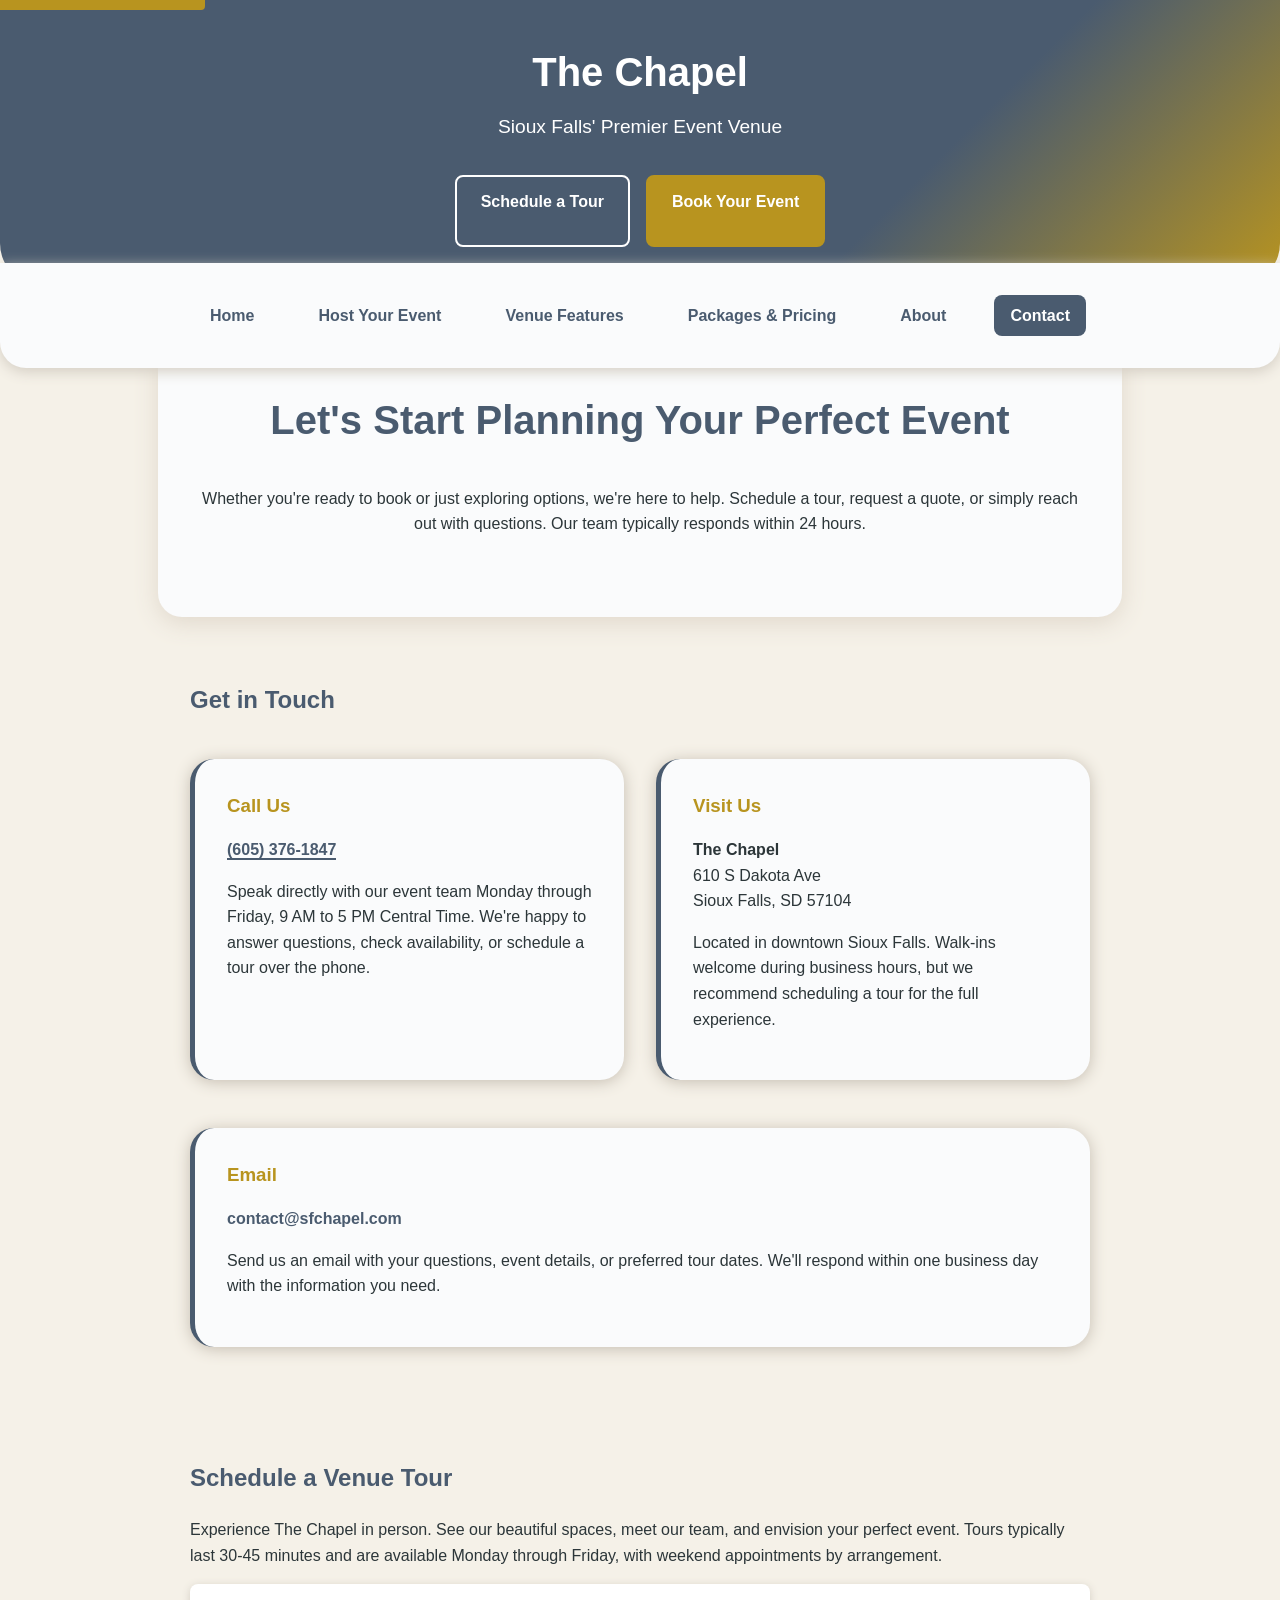
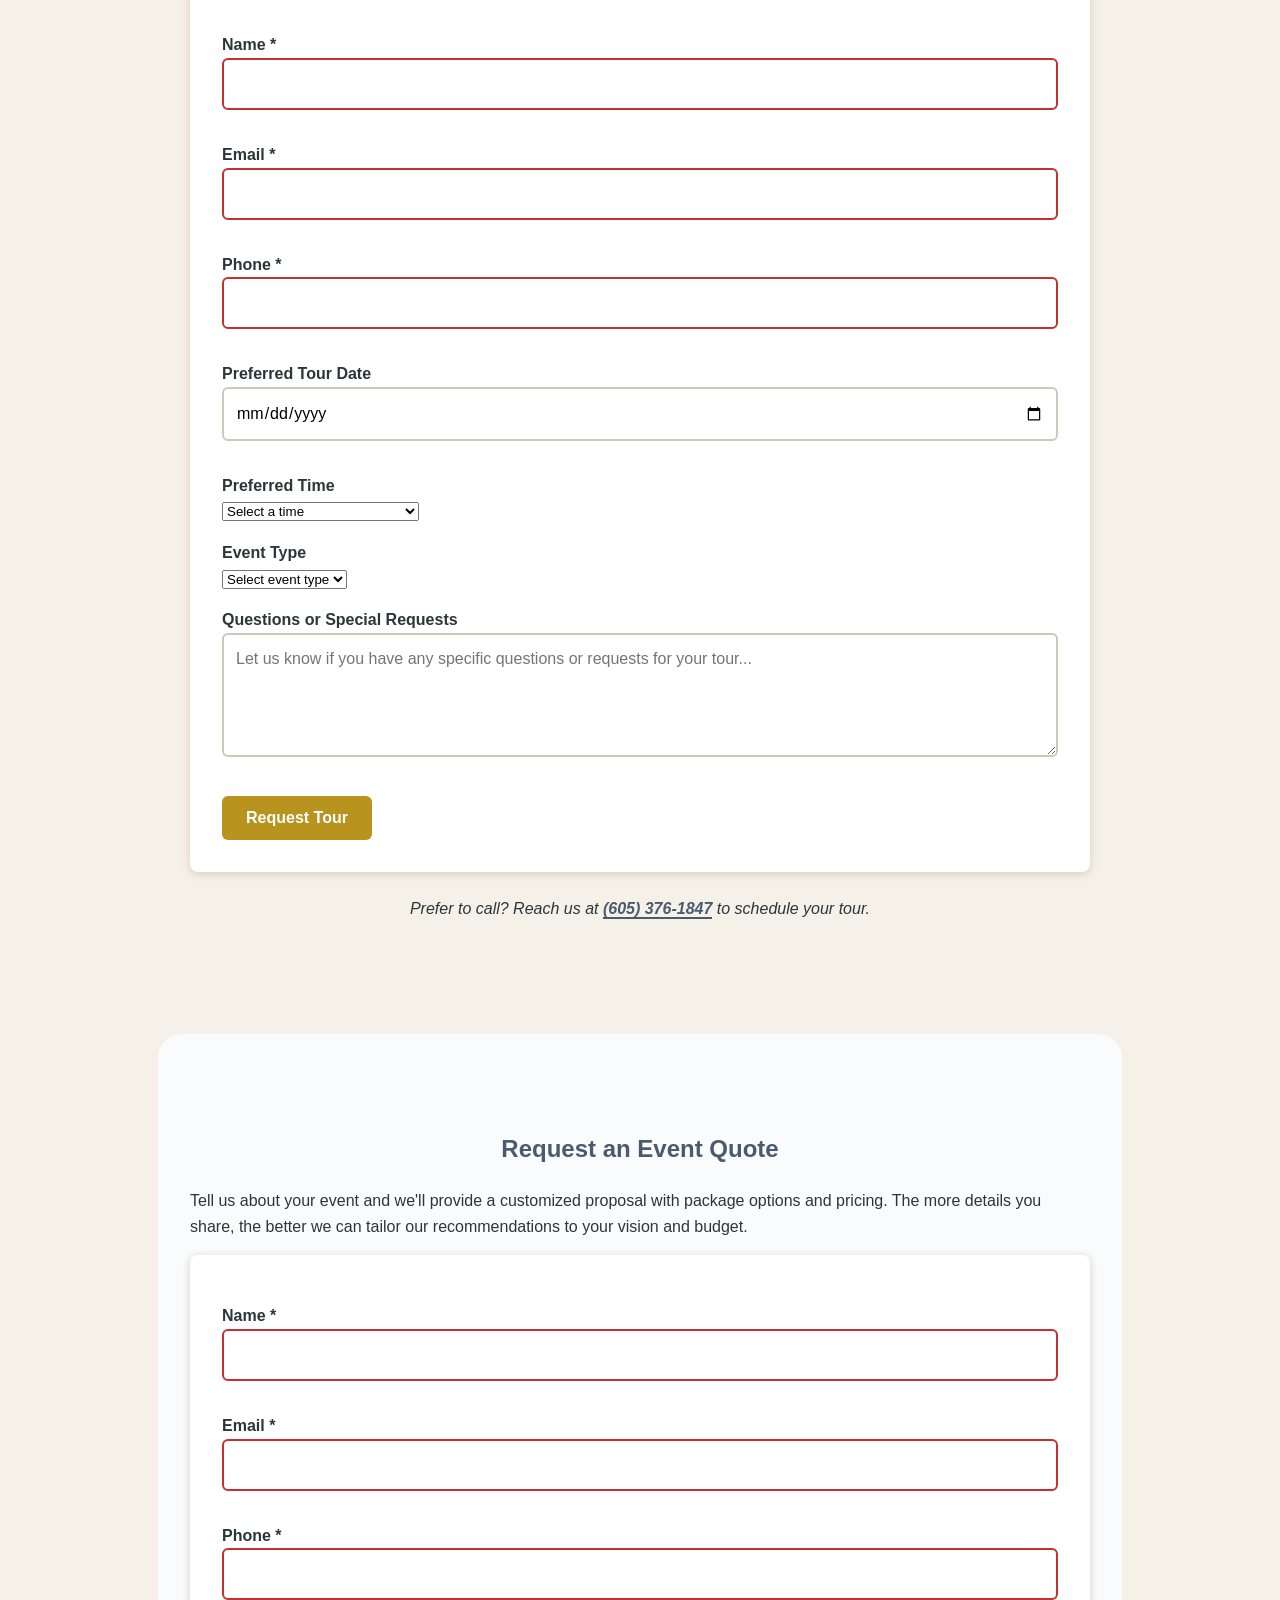
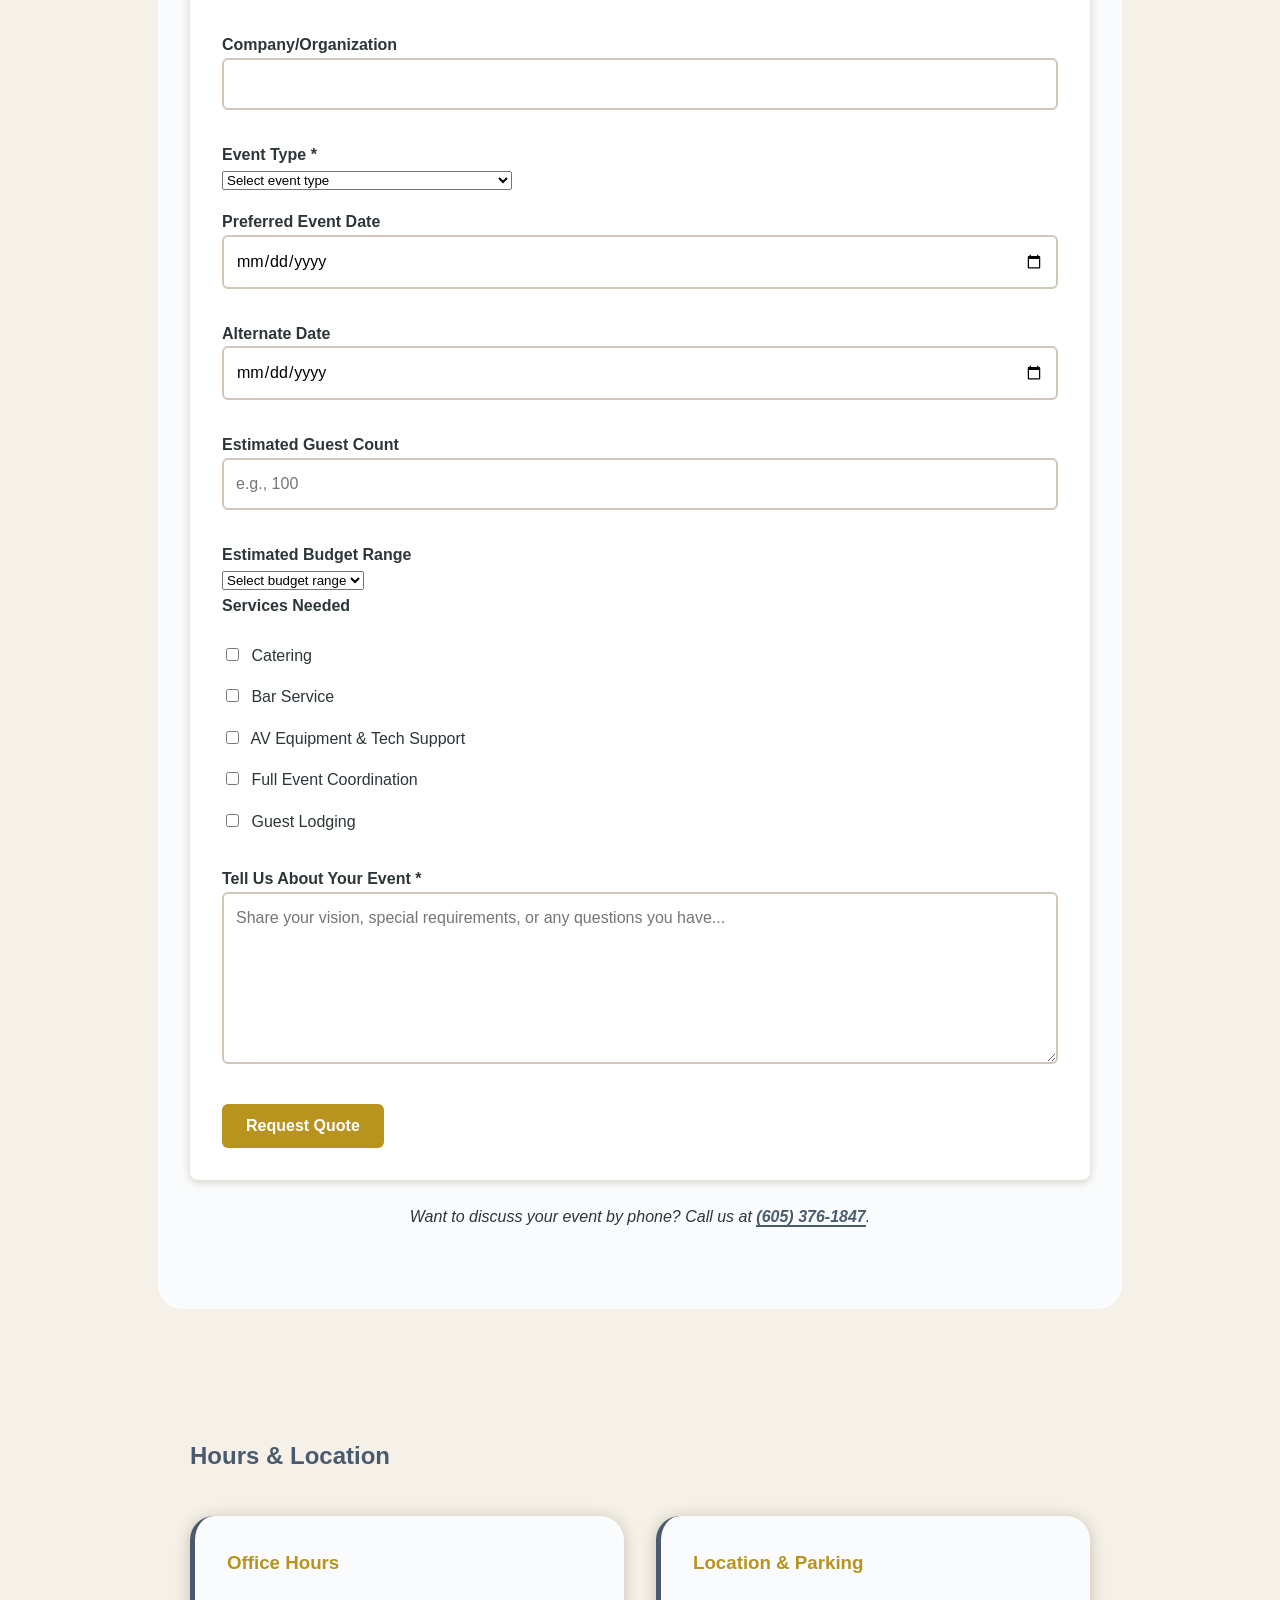
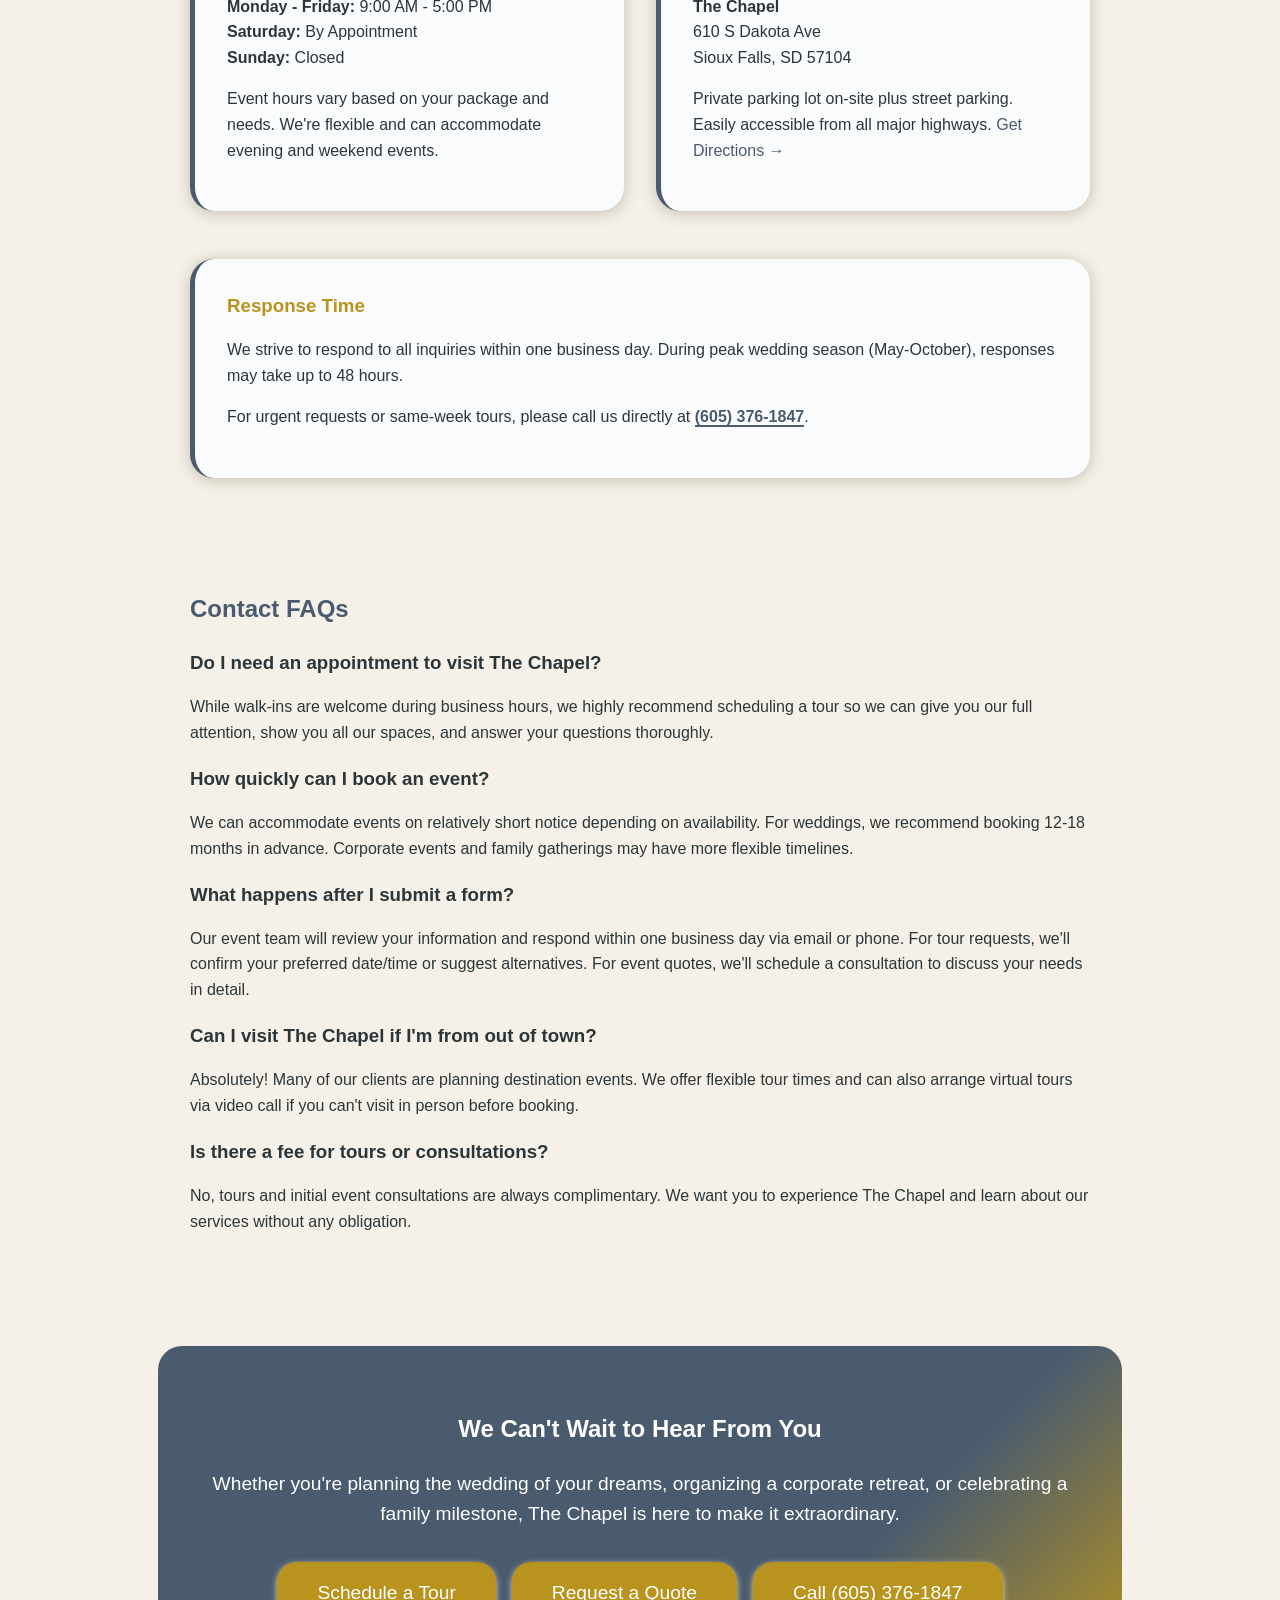
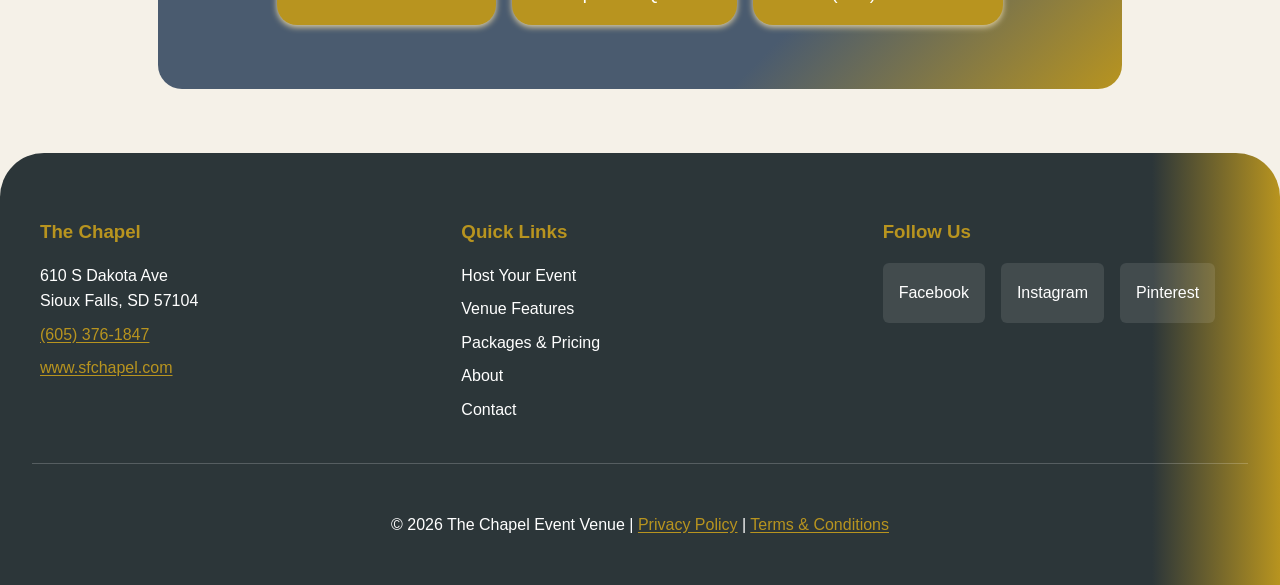
<file: contact.html>
<!DOCTYPE html>
<html lang="en">
<head>
  <meta charset="UTF-8">
  <title>Contact The Chapel | Schedule Tour or Book Event</title>
  <meta name="viewport" content="width=device-width, initial-scale=1">
  <meta name="description" content="Contact The Chapel to schedule a venue tour, request an event quote, or ask questions. Located at 610 S Dakota Ave, Sioux Falls, SD. Call (605) 376-1847.">
  <link rel="stylesheet" href="styles.css">
</head>
<body>
  <a href="#main-content" class="skip-link">Skip to main content</a>

  <header role="banner">
    <h1>The Chapel</h1>
    <p>Sioux Falls' Premier Event Venue</p>
    <div class="header-ctas">
      <a href="#tour" class="cta-secondary" aria-label="Jump to tour scheduling form">Schedule a Tour</a>
      <a href="#book" class="cta-primary" aria-label="Jump to event booking form">Book Your Event</a>
    </div>
  </header>

  <nav role="navigation" aria-label="Main navigation">
    <a href="index.html">Home</a>
    <a href="events.html">Host Your Event</a>
    <a href="venue.html">Venue Features</a>
    <a href="packages.html">Packages & Pricing</a>
    <a href="about.html">About</a>
    <a href="contact.html" aria-current="page">Contact</a>
  </nav>

  <main id="main-content" role="main">
    <section class="hero" aria-label="Contact information">
      <h2>Let's Start Planning Your Perfect Event</h2>
      <p>Whether you're ready to book or just exploring options, we're here to help. Schedule a tour, request a quote, or simply reach out with questions. Our team typically responds within 24 hours.</p>
    </section>

    <section aria-labelledby="contact-methods-heading">
      <h2 id="contact-methods-heading">Get in Touch</h2>
      <div class="grid">
        <div class="event-card">
          <h3>Call Us</h3>
          <p><strong><a href="tel:+16053761847" class="link-primary-bold">(605) 376-1847</a></strong></p>
          <p>Speak directly with our event team Monday through Friday, 9 AM to 5 PM Central Time. We're happy to answer questions, check availability, or schedule a tour over the phone.</p>
        </div>
        <div class="event-card">
          <h3>Visit Us</h3>
          <p><strong>The Chapel</strong><br>
          610 S Dakota Ave<br>
          Sioux Falls, SD 57104</p>
          <p>Located in downtown Sioux Falls. Walk-ins welcome during business hours, but we recommend scheduling a tour for the full experience.</p>
        </div>
        <div class="event-card">
          <h3>Email</h3>
          <p><strong><a href="mailto:contact@sfchapel.com" class="link-primary">contact@sfchapel.com</a></strong></p>
          <p>Send us an email with your questions, event details, or preferred tour dates. We'll respond within one business day with the information you need.</p>
        </div>
      </div>
    </section>

    <section id="tour" aria-labelledby="tour-heading">
      <h2 id="tour-heading">Schedule a Venue Tour</h2>
      <p>Experience The Chapel in person. See our beautiful spaces, meet our team, and envision your perfect event. Tours typically last 30-45 minutes and are available Monday through Friday, with weekend appointments by arrangement.</p>
      <form action="mailto:contact@sfchapel.com" method="post" enctype="text/plain" aria-label="Tour scheduling form">
        <label for="tour-name">Name <span aria-label="required">*</span></label>
        <input type="text" id="tour-name" name="name" required aria-required="true" autocomplete="name">

        <label for="tour-email">Email <span aria-label="required">*</span></label>
        <input type="email" id="tour-email" name="email" required aria-required="true" autocomplete="email">

        <label for="tour-phone">Phone <span aria-label="required">*</span></label>
        <input type="tel" id="tour-phone" name="phone" required aria-required="true" autocomplete="tel">

        <label for="tour-date">Preferred Tour Date <span class="visually-hidden">(optional)</span></label>
        <input type="date" id="tour-date" name="tour-date">

        <label for="tour-time">Preferred Time <span class="visually-hidden">(optional)</span></label>
        <select id="tour-time" name="tour-time">
          <option value="">Select a time</option>
          <option value="morning">Morning (9 AM - 12 PM)</option>
          <option value="afternoon">Afternoon (12 PM - 3 PM)</option>
          <option value="late-afternoon">Late Afternoon (3 PM - 5 PM)</option>
          <option value="weekend">Weekend (by appointment)</option>
        </select>

        <label for="tour-event-type">Event Type <span class="visually-hidden">(optional)</span></label>
        <select id="tour-event-type" name="event-type">
          <option value="">Select event type</option>
          <option value="wedding">Wedding</option>
          <option value="corporate">Corporate Event</option>
          <option value="family">Family Gathering</option>
          <option value="other">Other</option>
        </select>

        <label for="tour-message">Questions or Special Requests <span class="visually-hidden">(optional)</span></label>
        <textarea id="tour-message" name="message" rows="4" placeholder="Let us know if you have any specific questions or requests for your tour..."></textarea>

        <button type="submit">Request Tour</button>
      </form>
      <p class="text-center form-helper-text"><em>Prefer to call? Reach us at <a href="tel:+16053761847" class="link-primary-bold">(605) 376-1847</a> to schedule your tour.</em></p>
    </section>

    <section id="book" aria-labelledby="booking-heading" class="testimonials">
      <h2 id="booking-heading">Request an Event Quote</h2>
      <p>Tell us about your event and we'll provide a customized proposal with package options and pricing. The more details you share, the better we can tailor our recommendations to your vision and budget.</p>
      <form action="mailto:contact@sfchapel.com" method="post" enctype="text/plain" aria-label="Event booking form">
        <label for="book-name">Name <span aria-label="required">*</span></label>
        <input type="text" id="book-name" name="name" required aria-required="true" autocomplete="name">

        <label for="book-email">Email <span aria-label="required">*</span></label>
        <input type="email" id="book-email" name="email" required aria-required="true" autocomplete="email">

        <label for="book-phone">Phone <span aria-label="required">*</span></label>
        <input type="tel" id="book-phone" name="phone" required aria-required="true" autocomplete="tel">

        <label for="book-organization">Company/Organization <span class="visually-hidden">(optional)</span></label>
        <input type="text" id="book-organization" name="organization" autocomplete="organization">

        <label for="book-event-type">Event Type <span aria-label="required">*</span></label>
        <select id="book-event-type" name="event-type" required aria-required="true">
          <option value="">Select event type</option>
          <option value="wedding">Wedding</option>
          <option value="corporate-half-day">Corporate Event - Half Day</option>
          <option value="corporate-full-day">Corporate Event - Full Day</option>
          <option value="corporate-multi-day">Corporate Event - Multi-Day</option>
          <option value="family-small">Family Gathering - Small (20-40 guests)</option>
          <option value="family-medium">Family Celebration - Medium (40-100 guests)</option>
          <option value="family-reunion">Family Reunion - Large (100+ guests)</option>
          <option value="other">Other Event Type</option>
        </select>

        <label for="book-date">Preferred Event Date <span class="visually-hidden">(optional)</span></label>
        <input type="date" id="book-date" name="event-date">

        <label for="book-alternate-date">Alternate Date <span class="visually-hidden">(optional)</span></label>
        <input type="date" id="book-alternate-date" name="alternate-date">

        <label for="book-guest-count">Estimated Guest Count <span class="visually-hidden">(optional)</span></label>
        <input type="number" id="book-guest-count" name="guest-count" min="1" max="200" placeholder="e.g., 100">

        <label for="book-budget">Estimated Budget Range <span class="visually-hidden">(optional)</span></label>
        <select id="book-budget" name="budget">
          <option value="">Select budget range</option>
          <option value="under-2000">Under $2,000</option>
          <option value="2000-5000">$2,000 - $5,000</option>
          <option value="5000-10000">$5,000 - $10,000</option>
          <option value="10000-15000">$10,000 - $15,000</option>
          <option value="15000-plus">$15,000+</option>
          <option value="flexible">Flexible</option>
        </select>

        <fieldset>
          <legend>Services Needed <span class="visually-hidden">(optional, select all that apply)</span></legend>
          <div class="checkbox-group">
            <label class="checkbox-label">
              <input type="checkbox" name="catering" value="yes">
              Catering
            </label>
            <label class="checkbox-label">
              <input type="checkbox" name="bar-service" value="yes">
              Bar Service
            </label>
            <label class="checkbox-label">
              <input type="checkbox" name="av-equipment" value="yes">
              AV Equipment & Tech Support
            </label>
            <label class="checkbox-label">
              <input type="checkbox" name="event-coordination" value="yes">
              Full Event Coordination
            </label>
            <label class="checkbox-label">
              <input type="checkbox" name="lodging" value="yes">
              Guest Lodging
            </label>
          </div>
        </fieldset>

        <label for="book-message">Tell Us About Your Event <span aria-label="required">*</span></label>
        <textarea id="book-message" name="message" rows="6" required aria-required="true" placeholder="Share your vision, special requirements, or any questions you have..."></textarea>

        <button type="submit">Request Quote</button>
      </form>
      <p class="text-center form-helper-text"><em>Want to discuss your event by phone? Call us at <a href="tel:+16053761847" class="link-primary-bold">(605) 376-1847</a>.</em></p>
    </section>

    <section aria-labelledby="hours-heading">
      <h2 id="hours-heading">Hours & Location</h2>
      <div class="grid">
        <div class="event-card">
          <h3>Office Hours</h3>
          <p><strong>Monday - Friday:</strong> 9:00 AM - 5:00 PM<br>
          <strong>Saturday:</strong> By Appointment<br>
          <strong>Sunday:</strong> Closed</p>
          <p>Event hours vary based on your package and needs. We're flexible and can accommodate evening and weekend events.</p>
        </div>
        <div class="event-card">
          <h3>Location & Parking</h3>
          <p><strong>The Chapel</strong><br>
          610 S Dakota Ave<br>
          Sioux Falls, SD 57104</p>
          <p>Private parking lot on-site plus street parking. Easily accessible from all major highways. <a href="https://maps.google.com/?q=610+S+Dakota+Ave+Sioux+Falls+SD+57104" class="link-primary" target="_blank" rel="noopener">Get Directions →</a></p>
        </div>
        <div class="event-card">
          <h3>Response Time</h3>
          <p>We strive to respond to all inquiries within one business day. During peak wedding season (May-October), responses may take up to 48 hours.</p>
          <p>For urgent requests or same-week tours, please call us directly at <a href="tel:+16053761847" class="link-primary-bold">(605) 376-1847</a>.</p>
        </div>
      </div>
    </section>

    <section aria-labelledby="faq-heading">
      <h2 id="faq-heading">Contact FAQs</h2>
      <div class="faq-list">
        <div class="faq-item">
          <h3>Do I need an appointment to visit The Chapel?</h3>
          <p>While walk-ins are welcome during business hours, we highly recommend scheduling a tour so we can give you our full attention, show you all our spaces, and answer your questions thoroughly.</p>
        </div>
        <div class="faq-item">
          <h3>How quickly can I book an event?</h3>
          <p>We can accommodate events on relatively short notice depending on availability. For weddings, we recommend booking 12-18 months in advance. Corporate events and family gatherings may have more flexible timelines.</p>
        </div>
        <div class="faq-item">
          <h3>What happens after I submit a form?</h3>
          <p>Our event team will review your information and respond within one business day via email or phone. For tour requests, we'll confirm your preferred date/time or suggest alternatives. For event quotes, we'll schedule a consultation to discuss your needs in detail.</p>
        </div>
        <div class="faq-item">
          <h3>Can I visit The Chapel if I'm from out of town?</h3>
          <p>Absolutely! Many of our clients are planning destination events. We offer flexible tour times and can also arrange virtual tours via video call if you can't visit in person before booking.</p>
        </div>
        <div class="faq-item">
          <h3>Is there a fee for tours or consultations?</h3>
          <p>No, tours and initial event consultations are always complimentary. We want you to experience The Chapel and learn about our services without any obligation.</p>
        </div>
      </div>
    </section>

    <section aria-labelledby="cta-heading" class="cta-section">
      <h2 id="cta-heading">We Can't Wait to Hear From You</h2>
      <p>Whether you're planning the wedding of your dreams, organizing a corporate retreat, or celebrating a family milestone, The Chapel is here to make it extraordinary.</p>
      <div class="cta-buttons">
        <a href="#tour" class="cta" aria-label="Jump to tour scheduling form">Schedule a Tour</a>
        <a href="#book" class="cta cta-secondary-large" aria-label="Jump to event booking form">Request a Quote</a>
        <a href="tel:+16053761847" class="cta cta-secondary-large" aria-label="Call The Chapel">Call (605) 376-1847</a>
      </div>
    </section>
  </main>

  <footer role="contentinfo">
    <div class="footer-content">
      <div class="footer-section">
        <h3>The Chapel</h3>
        <p>610 S Dakota Ave<br>Sioux Falls, SD 57104</p>
        <p><a href="tel:+16053761847" aria-label="Call The Chapel at (605) 376-1847">(605) 376-1847</a></p>
        <p><a href="https://www.sfchapel.com" aria-label="Visit The Chapel website">www.sfchapel.com</a></p>
      </div>
      <div class="footer-section">
        <h3>Quick Links</h3>
        <ul class="footer-links">
          <li><a href="events.html">Host Your Event</a></li>
          <li><a href="venue.html">Venue Features</a></li>
          <li><a href="packages.html">Packages & Pricing</a></li>
          <li><a href="about.html">About</a></li>
          <li><a href="contact.html">Contact</a></li>
        </ul>
      </div>
      <div class="footer-section">
        <h3>Follow Us</h3>
        <div class="social-icons">
          <a href="#" aria-label="Visit The Chapel on Facebook" class="social-icon">Facebook</a>
          <a href="#" aria-label="Visit The Chapel on Instagram" class="social-icon">Instagram</a>
          <a href="#" aria-label="Visit The Chapel on Pinterest" class="social-icon">Pinterest</a>
        </div>
      </div>
    </div>
    <div class="footer-bottom">
      <p>&copy; 2026 The Chapel Event Venue | <a href="privacy.html">Privacy Policy</a> | <a href="terms.html">Terms & Conditions</a></p>
    </div>
  </footer>
</body>
</html>
</file>
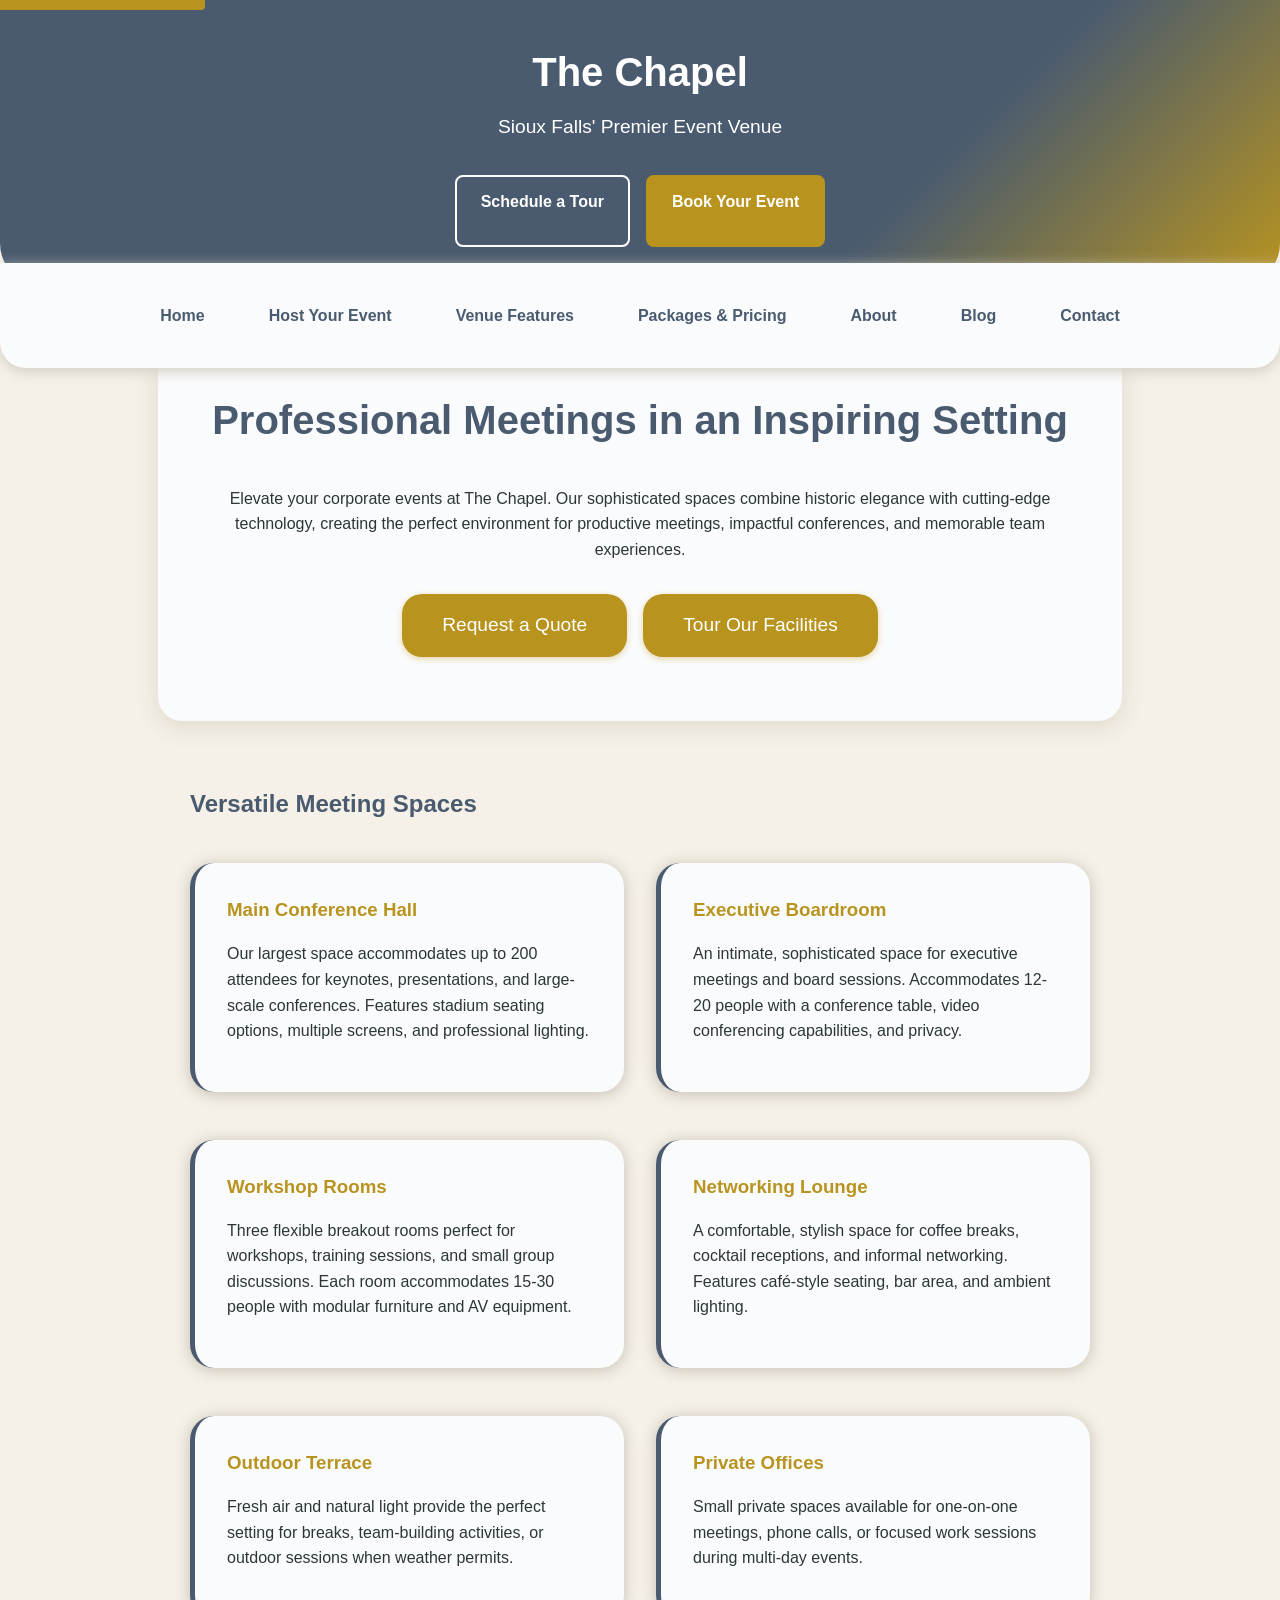
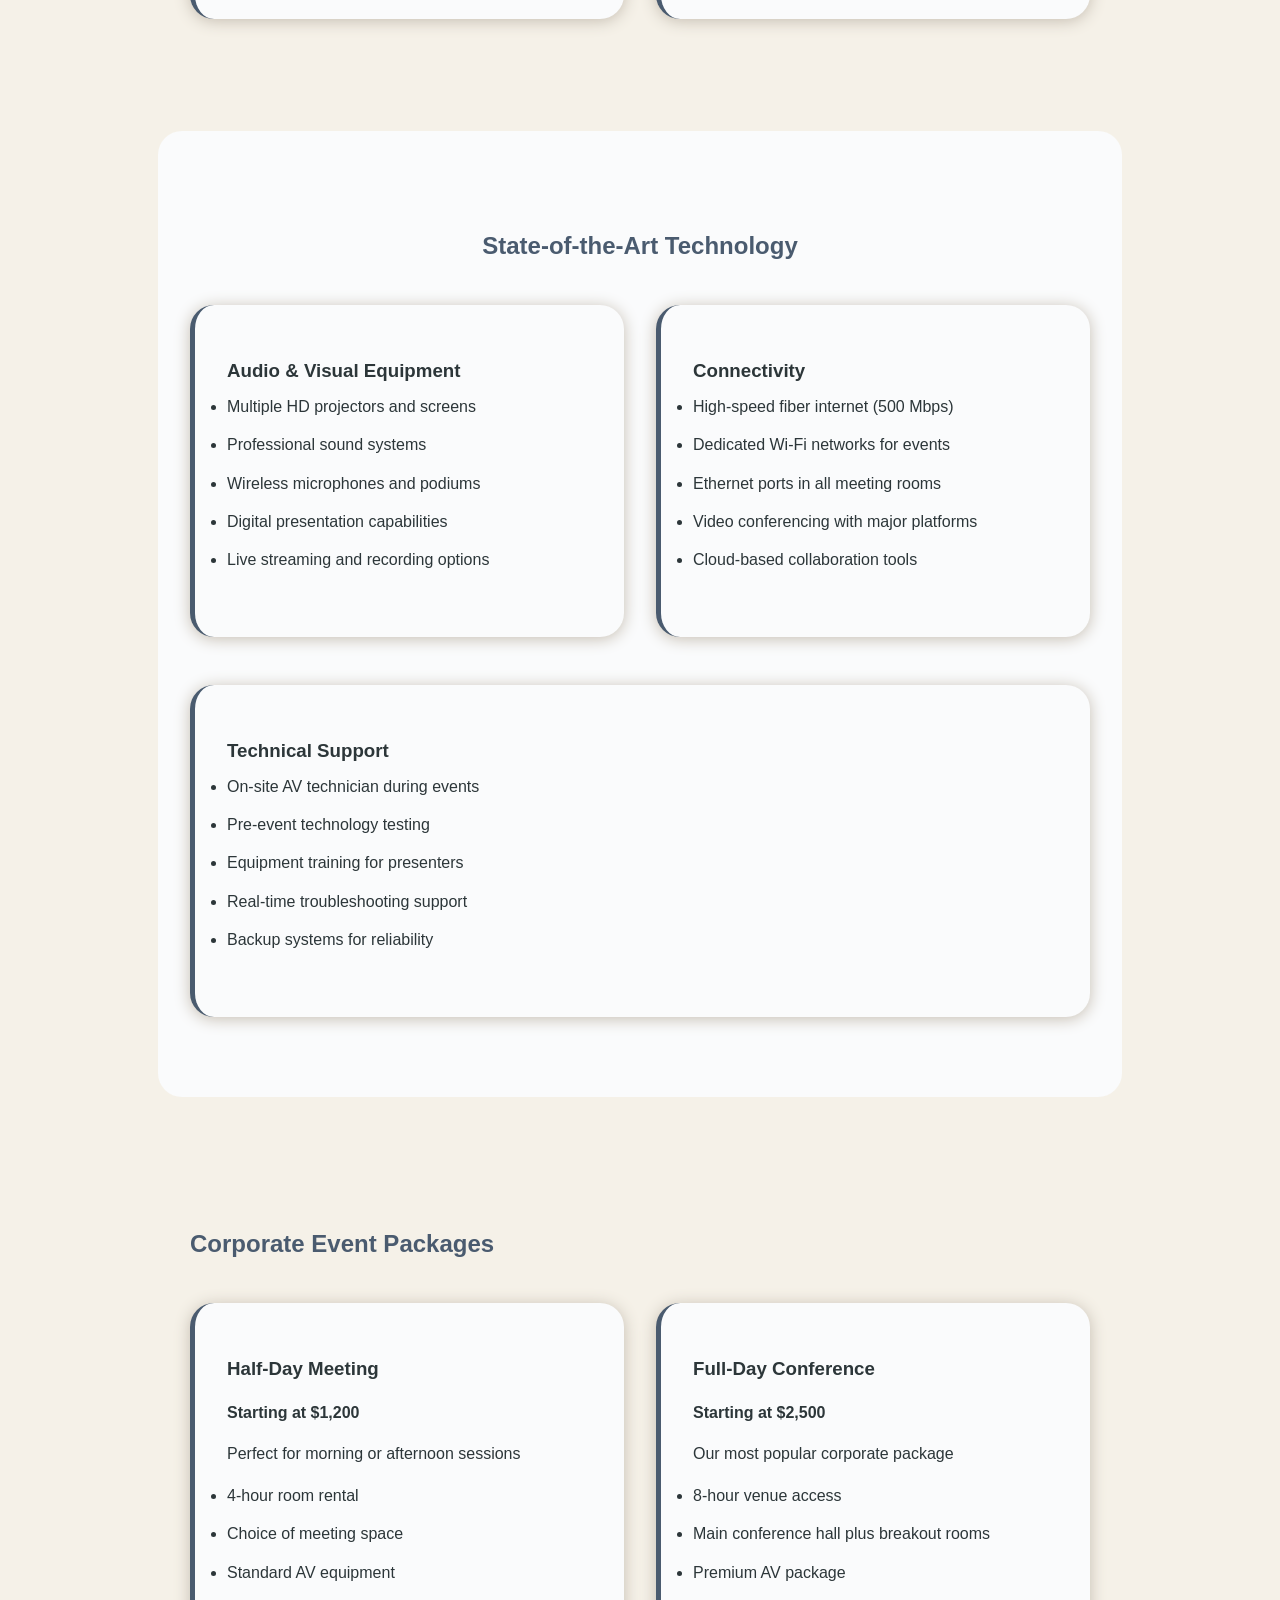
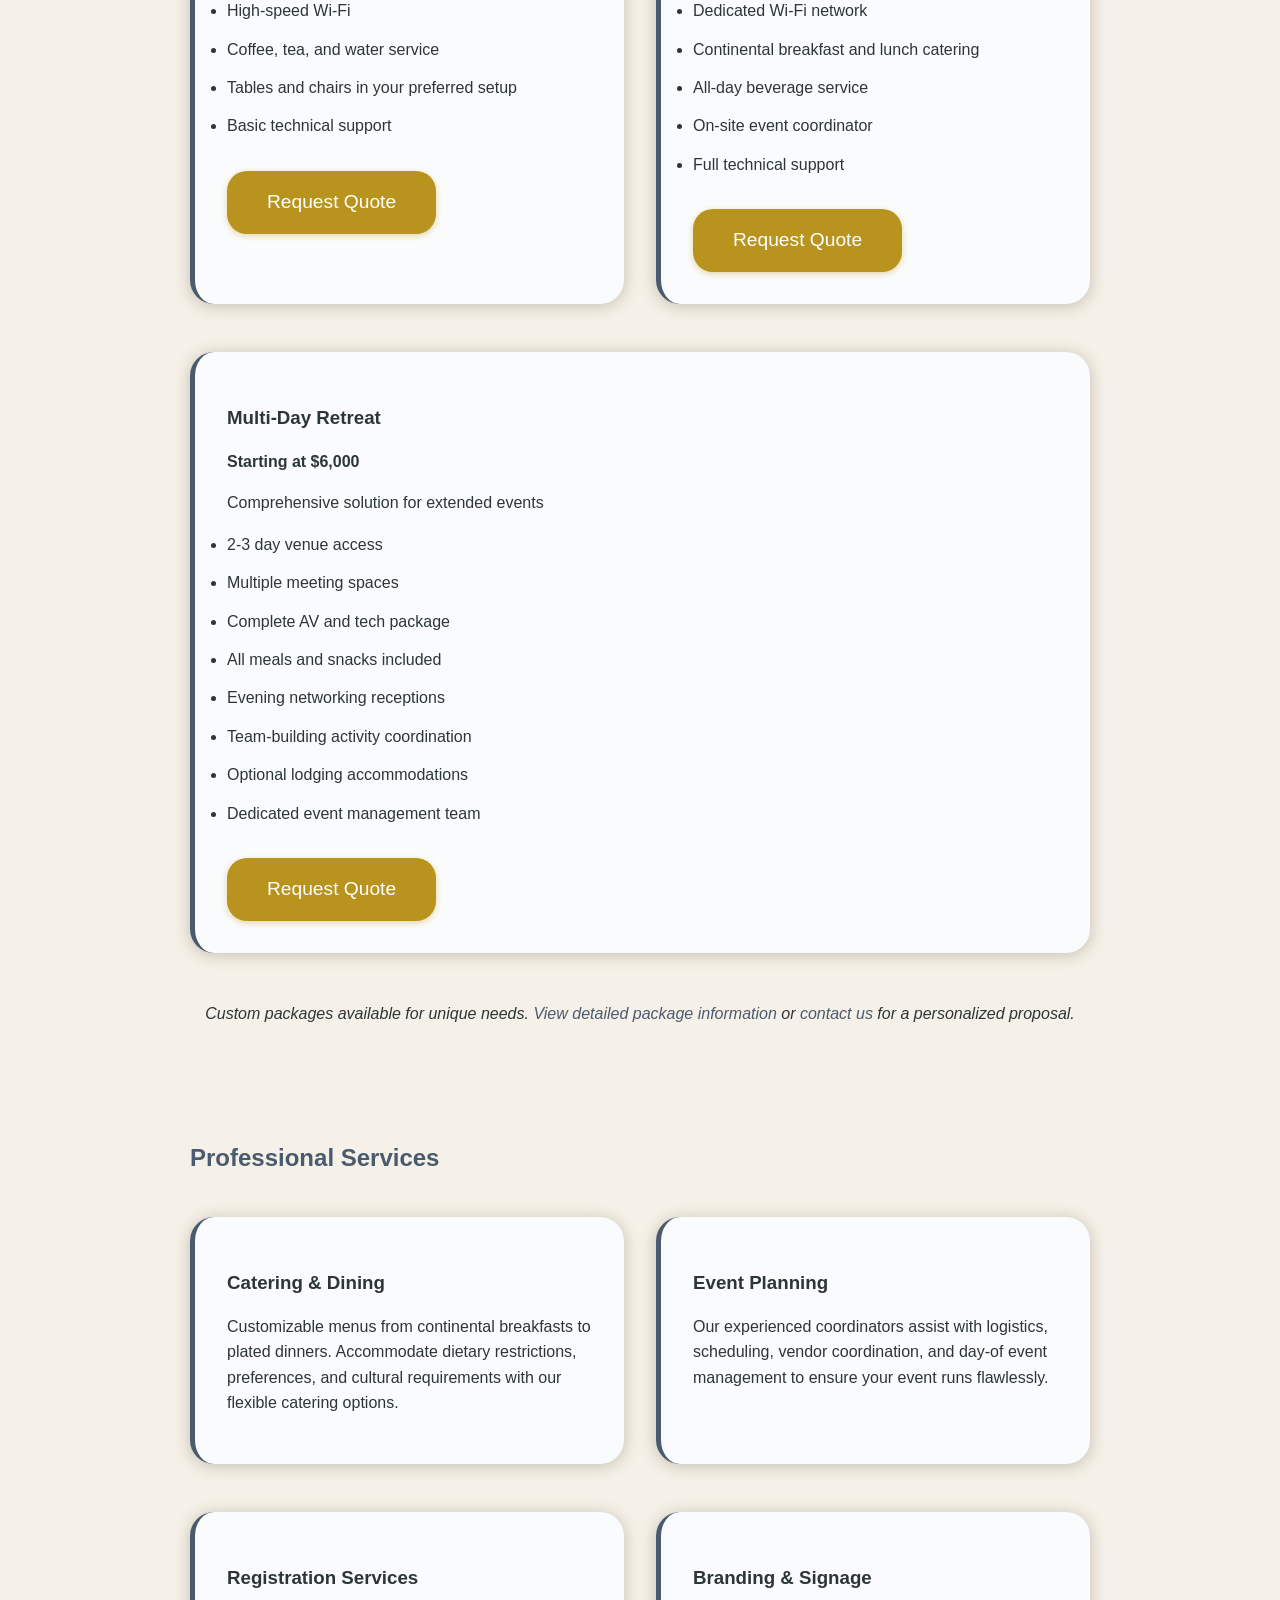
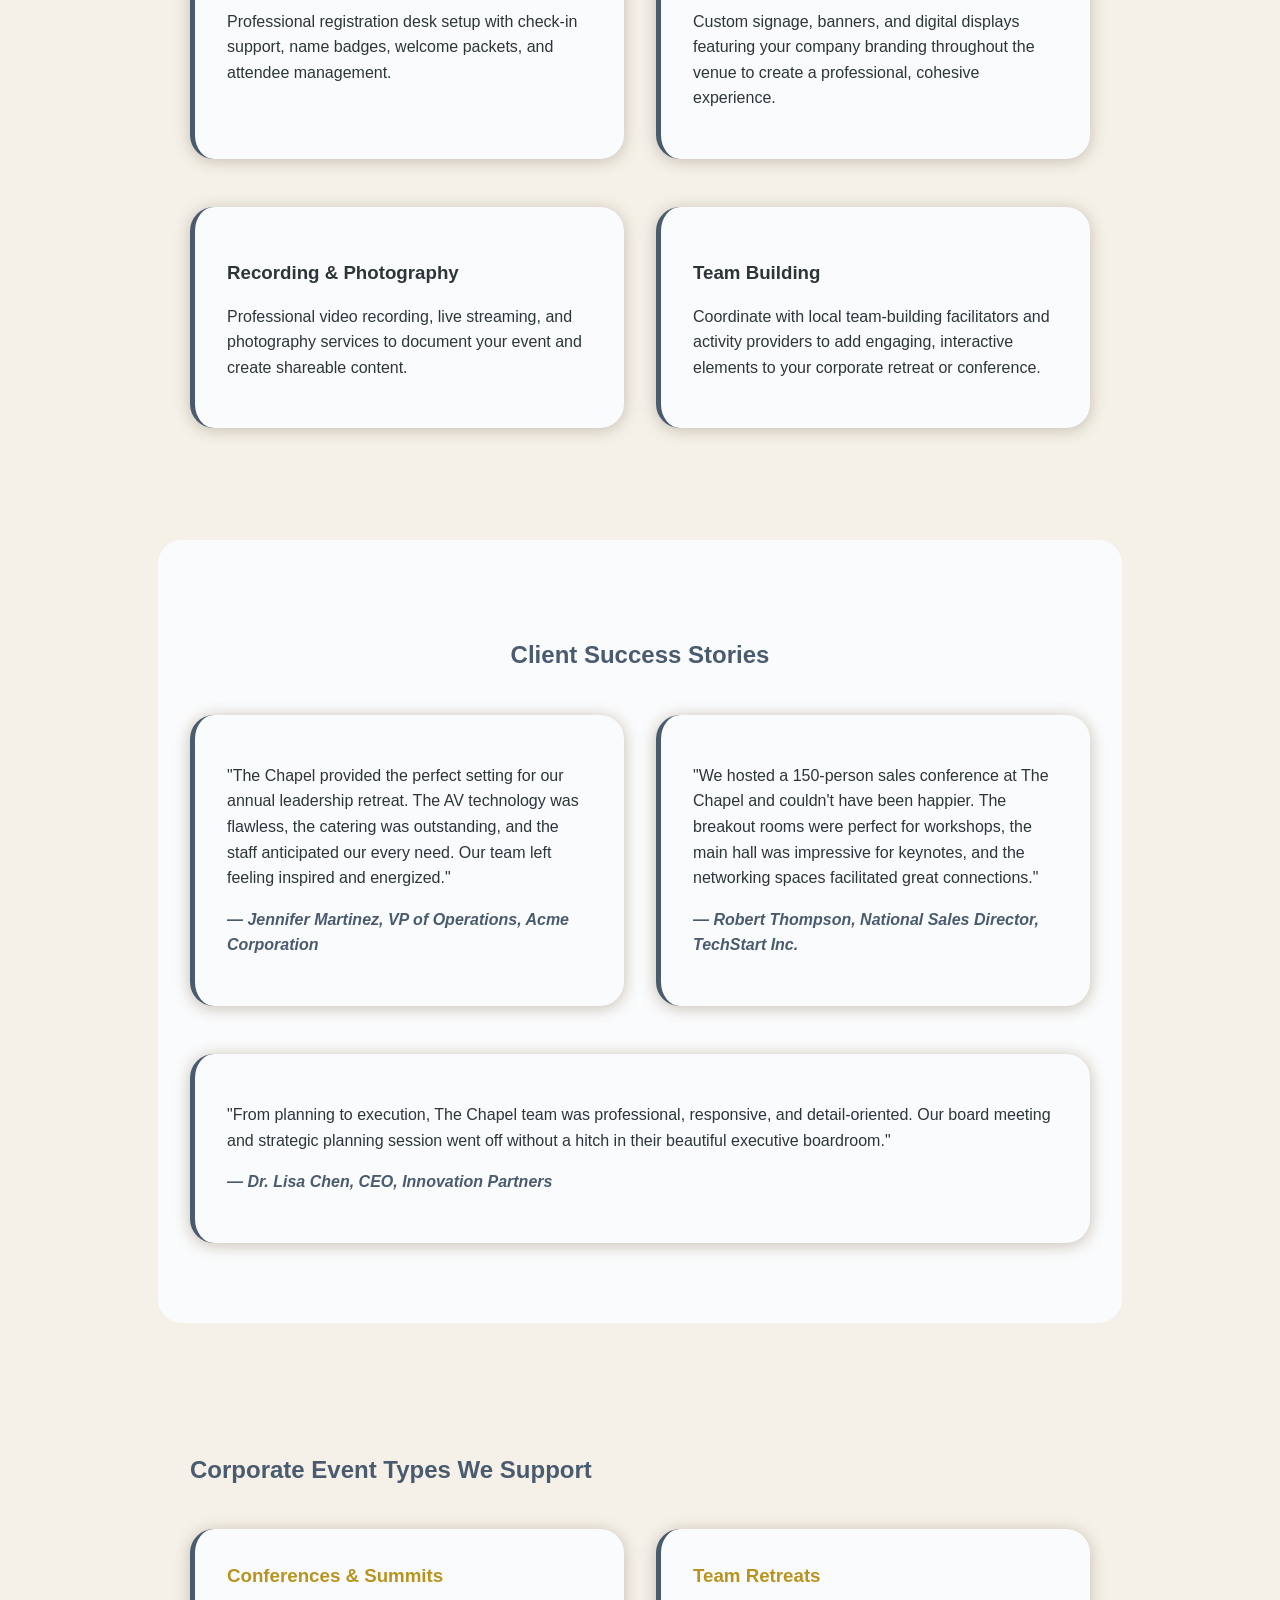
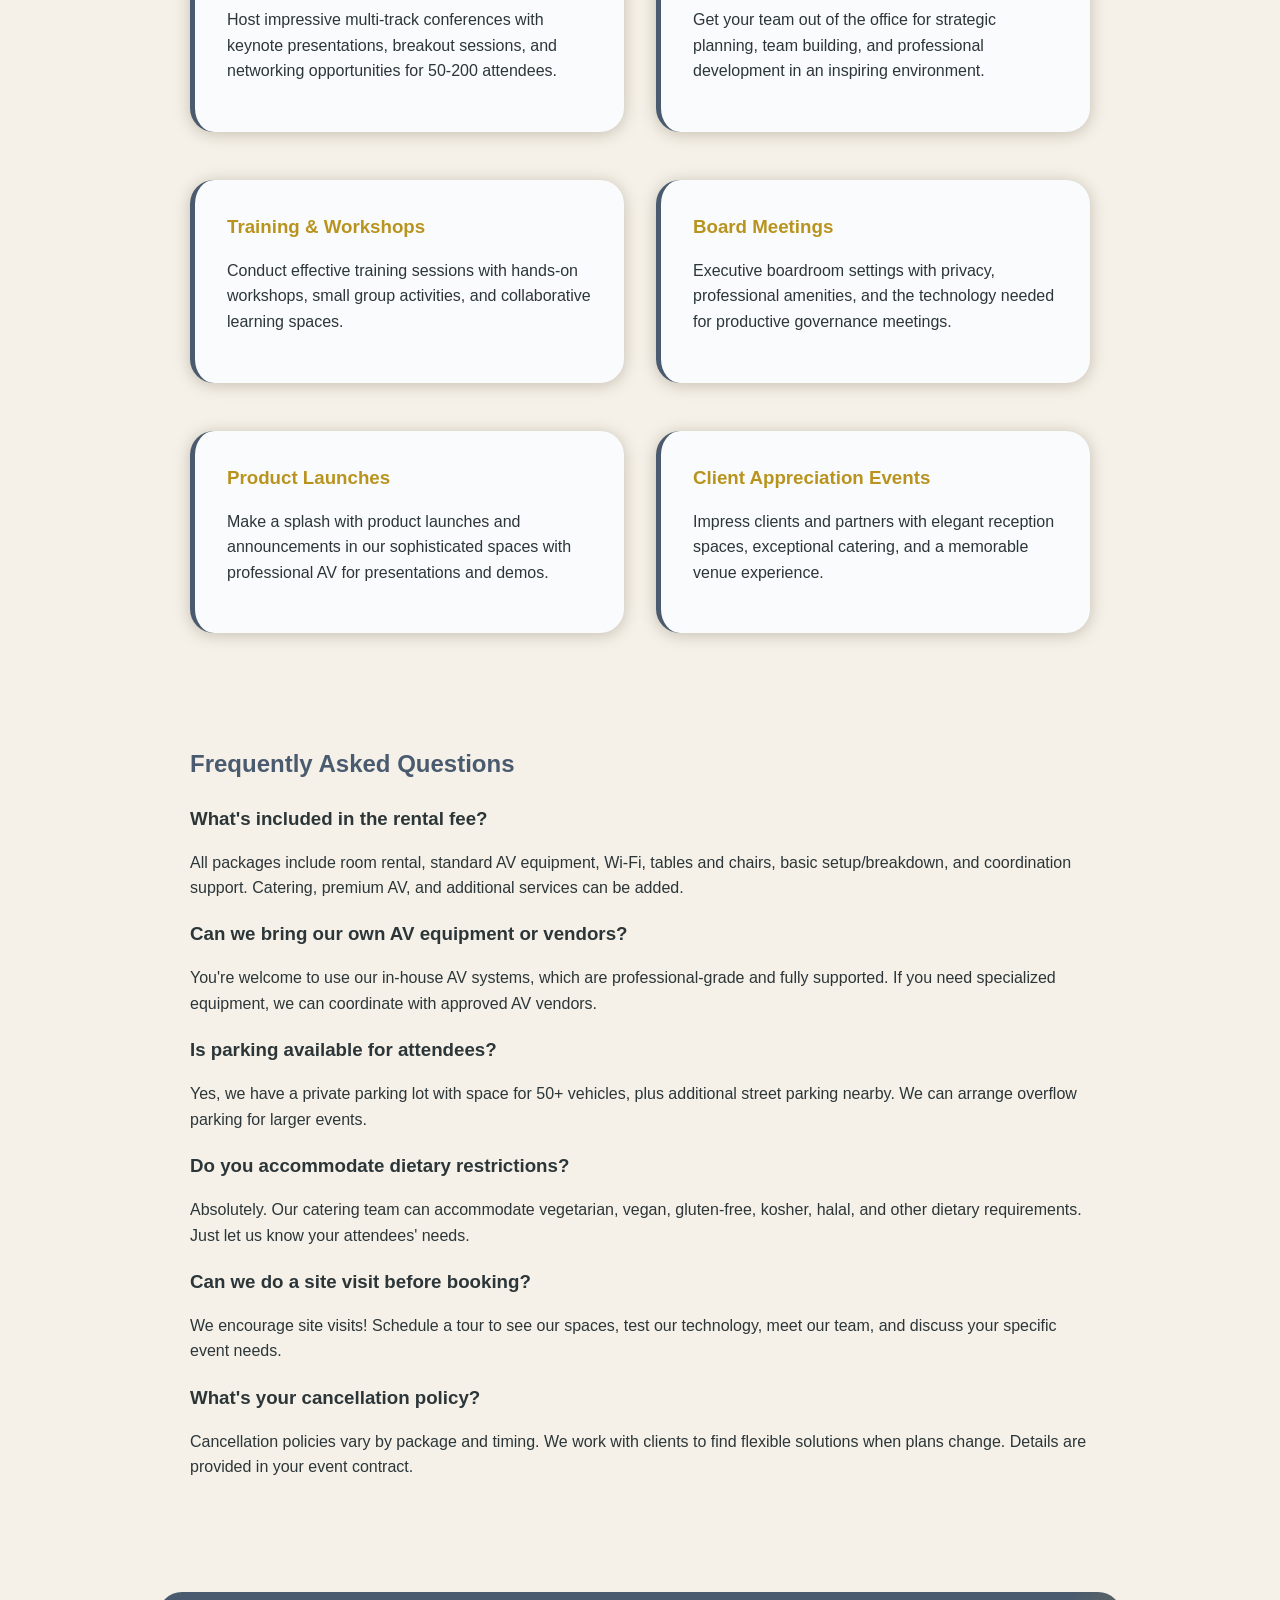
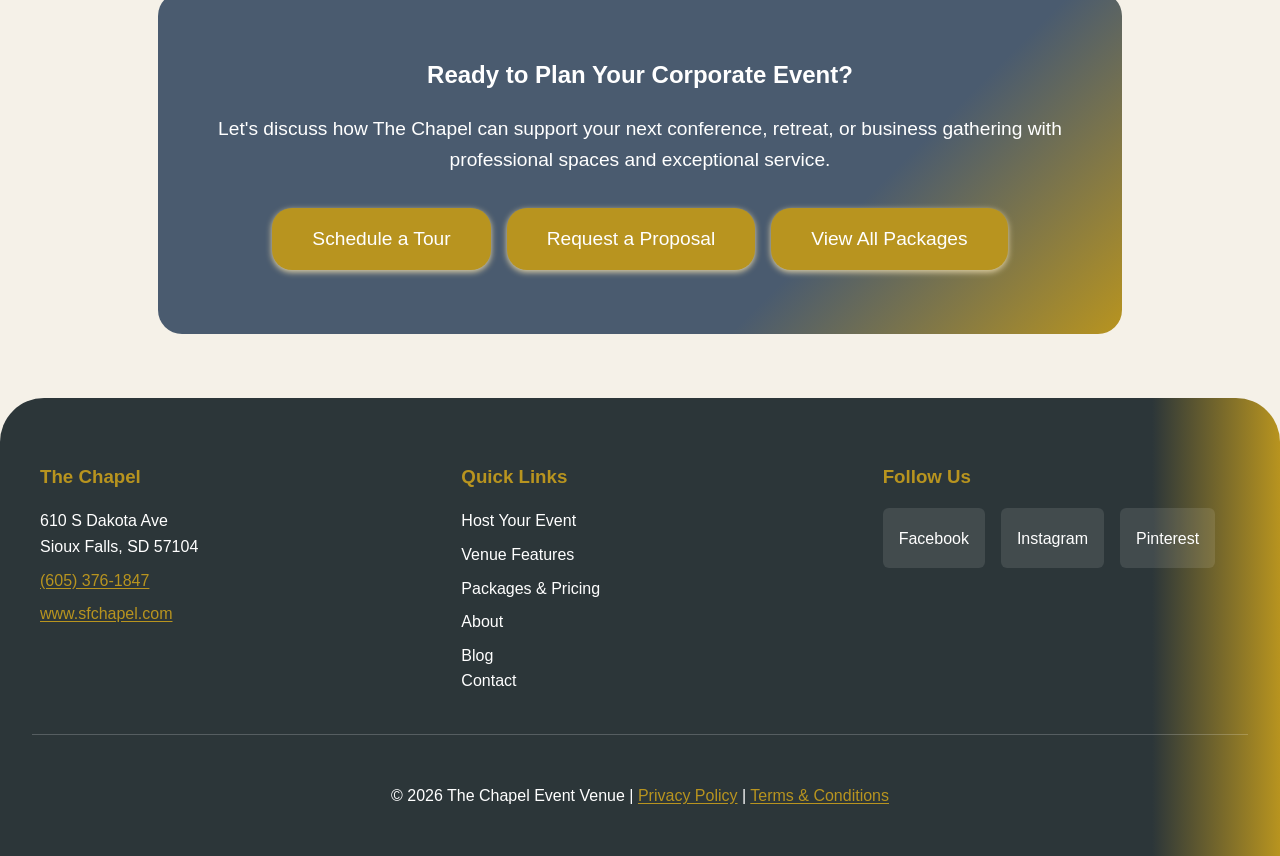
<file: corporate.html>
<!DOCTYPE html>
<html lang="en">
<head>
  <meta charset="UTF-8">
  <title>Corporate Events at The Chapel | Sioux Falls Meeting Venue</title>
  <meta name="viewport" content="width=device-width, initial-scale=1">
  <meta name="description" content="Host professional corporate events at The Chapel in Sioux Falls. State-of-the-art meeting spaces, AV technology, and exceptional service for conferences, retreats, and business gatherings.">
  <link rel="stylesheet" href="styles.css">
</head>
<body>
  <a href="#main-content" class="skip-link">Skip to main content</a>

  <header role="banner">
    <h1>The Chapel</h1>
    <p>Sioux Falls' Premier Event Venue</p>
    <div class="header-ctas">
      <a href="contact.html#tour" class="cta-secondary" aria-label="Schedule a tour of The Chapel">Schedule a Tour</a>
      <a href="contact.html#book" class="cta-primary" aria-label="Book The Chapel for your event">Book Your Event</a>
    </div>
  </header>

  <nav role="navigation" aria-label="Main navigation">
    <a href="index.html">Home</a>
    <a href="events.html">Host Your Event</a>
    <a href="venue.html">Venue Features</a>
    <a href="packages.html">Packages & Pricing</a>
    <a href="about.html">About</a>
    <a href="blog.html">Blog</a>
    <a href="contact.html">Contact</a>
  </nav>

  <main id="main-content" role="main">
    <section class="hero" aria-label="Corporate events introduction">
      <h2>Professional Meetings in an Inspiring Setting</h2>
      <p>Elevate your corporate events at The Chapel. Our sophisticated spaces combine historic elegance with cutting-edge technology, creating the perfect environment for productive meetings, impactful conferences, and memorable team experiences.</p>
      <div class="hero-ctas">
        <a href="contact.html#book" class="cta" aria-label="Request a corporate event quote">Request a Quote</a>
        <a href="contact.html#tour" class="cta cta-secondary-large" aria-label="Schedule a venue tour">Tour Our Facilities</a>
      </div>
    </section>

    <section aria-labelledby="corporate-spaces-heading">
      <h2 id="corporate-spaces-heading">Versatile Meeting Spaces</h2>
      <div class="grid">
        <div class="event-card">
          <h3>Main Conference Hall</h3>
          <p>Our largest space accommodates up to 200 attendees for keynotes, presentations, and large-scale conferences. Features stadium seating options, multiple screens, and professional lighting.</p>
        </div>
        <div class="event-card">
          <h3>Executive Boardroom</h3>
          <p>An intimate, sophisticated space for executive meetings and board sessions. Accommodates 12-20 people with a conference table, video conferencing capabilities, and privacy.</p>
        </div>
        <div class="event-card">
          <h3>Workshop Rooms</h3>
          <p>Three flexible breakout rooms perfect for workshops, training sessions, and small group discussions. Each room accommodates 15-30 people with modular furniture and AV equipment.</p>
        </div>
        <div class="event-card">
          <h3>Networking Lounge</h3>
          <p>A comfortable, stylish space for coffee breaks, cocktail receptions, and informal networking. Features café-style seating, bar area, and ambient lighting.</p>
        </div>
        <div class="event-card">
          <h3>Outdoor Terrace</h3>
          <p>Fresh air and natural light provide the perfect setting for breaks, team-building activities, or outdoor sessions when weather permits.</p>
        </div>
        <div class="event-card">
          <h3>Private Offices</h3>
          <p>Small private spaces available for one-on-one meetings, phone calls, or focused work sessions during multi-day events.</p>
        </div>
      </div>
    </section>

    <section aria-labelledby="technology-heading" class="testimonials">
      <h2 id="technology-heading">State-of-the-Art Technology</h2>
      <div class="grid">
        <div class="testimonial-card">
          <h3>Audio & Visual Equipment</h3>
          <ul>
            <li>Multiple HD projectors and screens</li>
            <li>Professional sound systems</li>
            <li>Wireless microphones and podiums</li>
            <li>Digital presentation capabilities</li>
            <li>Live streaming and recording options</li>
          </ul>
        </div>
        <div class="testimonial-card">
          <h3>Connectivity</h3>
          <ul>
            <li>High-speed fiber internet (500 Mbps)</li>
            <li>Dedicated Wi-Fi networks for events</li>
            <li>Ethernet ports in all meeting rooms</li>
            <li>Video conferencing with major platforms</li>
            <li>Cloud-based collaboration tools</li>
          </ul>
        </div>
        <div class="testimonial-card">
          <h3>Technical Support</h3>
          <ul>
            <li>On-site AV technician during events</li>
            <li>Pre-event technology testing</li>
            <li>Equipment training for presenters</li>
            <li>Real-time troubleshooting support</li>
            <li>Backup systems for reliability</li>
          </ul>
        </div>
      </div>
    </section>

    <section aria-labelledby="packages-heading">
      <h2 id="packages-heading">Corporate Event Packages</h2>
      <div class="grid">
        <div class="testimonial-card">
          <h3>Half-Day Meeting</h3>
          <p><strong>Starting at $1,200</strong></p>
          <p>Perfect for morning or afternoon sessions</p>
          <ul>
            <li>4-hour room rental</li>
            <li>Choice of meeting space</li>
            <li>Standard AV equipment</li>
            <li>High-speed Wi-Fi</li>
            <li>Coffee, tea, and water service</li>
            <li>Tables and chairs in your preferred setup</li>
            <li>Basic technical support</li>
          </ul>
          <a href="contact.html#book" class="cta" aria-label="Request half-day meeting quote">Request Quote</a>
        </div>
        <div class="testimonial-card">
          <h3>Full-Day Conference</h3>
          <p><strong>Starting at $2,500</strong></p>
          <p>Our most popular corporate package</p>
          <ul>
            <li>8-hour venue access</li>
            <li>Main conference hall plus breakout rooms</li>
            <li>Premium AV package</li>
            <li>Dedicated Wi-Fi network</li>
            <li>Continental breakfast and lunch catering</li>
            <li>All-day beverage service</li>
            <li>On-site event coordinator</li>
            <li>Full technical support</li>
          </ul>
          <a href="contact.html#book" class="cta" aria-label="Request full-day conference quote">Request Quote</a>
        </div>
        <div class="testimonial-card">
          <h3>Multi-Day Retreat</h3>
          <p><strong>Starting at $6,000</strong></p>
          <p>Comprehensive solution for extended events</p>
          <ul>
            <li>2-3 day venue access</li>
            <li>Multiple meeting spaces</li>
            <li>Complete AV and tech package</li>
            <li>All meals and snacks included</li>
            <li>Evening networking receptions</li>
            <li>Team-building activity coordination</li>
            <li>Optional lodging accommodations</li>
            <li>Dedicated event management team</li>
          </ul>
          <a href="contact.html#book" class="cta" aria-label="Request multi-day retreat quote">Request Quote</a>
        </div>
      </div>
      <p class="text-center" style="margin-top: 2rem;"><em>Custom packages available for unique needs. <a href="packages.html" class="link-primary">View detailed package information</a> or <a href="contact.html" class="link-primary">contact us</a> for a personalized proposal.</em></p>
    </section>

    <section aria-labelledby="services-heading">
      <h2 id="services-heading">Professional Services</h2>
      <div class="grid">
        <div>
          <h3>Catering & Dining</h3>
          <p>Customizable menus from continental breakfasts to plated dinners. Accommodate dietary restrictions, preferences, and cultural requirements with our flexible catering options.</p>
        </div>
        <div>
          <h3>Event Planning</h3>
          <p>Our experienced coordinators assist with logistics, scheduling, vendor coordination, and day-of event management to ensure your event runs flawlessly.</p>
        </div>
        <div>
          <h3>Registration Services</h3>
          <p>Professional registration desk setup with check-in support, name badges, welcome packets, and attendee management.</p>
        </div>
        <div>
          <h3>Branding & Signage</h3>
          <p>Custom signage, banners, and digital displays featuring your company branding throughout the venue to create a professional, cohesive experience.</p>
        </div>
        <div>
          <h3>Recording & Photography</h3>
          <p>Professional video recording, live streaming, and photography services to document your event and create shareable content.</p>
        </div>
        <div>
          <h3>Team Building</h3>
          <p>Coordinate with local team-building facilitators and activity providers to add engaging, interactive elements to your corporate retreat or conference.</p>
        </div>
      </div>
    </section>

    <section aria-labelledby="testimonials-heading" class="testimonials">
      <h2 id="testimonials-heading">Client Success Stories</h2>
      <div class="grid">
        <div class="testimonial-card">
          <p>"The Chapel provided the perfect setting for our annual leadership retreat. The AV technology was flawless, the catering was outstanding, and the staff anticipated our every need. Our team left feeling inspired and energized."</p>
          <p class="testimonial-author"><strong>— Jennifer Martinez, VP of Operations, Acme Corporation</strong></p>
        </div>
        <div class="testimonial-card">
          <p>"We hosted a 150-person sales conference at The Chapel and couldn't have been happier. The breakout rooms were perfect for workshops, the main hall was impressive for keynotes, and the networking spaces facilitated great connections."</p>
          <p class="testimonial-author"><strong>— Robert Thompson, National Sales Director, TechStart Inc.</strong></p>
        </div>
        <div class="testimonial-card">
          <p>"From planning to execution, The Chapel team was professional, responsive, and detail-oriented. Our board meeting and strategic planning session went off without a hitch in their beautiful executive boardroom."</p>
          <p class="testimonial-author"><strong>— Dr. Lisa Chen, CEO, Innovation Partners</strong></p>
        </div>
      </div>
    </section>

    <section aria-labelledby="event-types-heading">
      <h2 id="event-types-heading">Corporate Event Types We Support</h2>
      <div class="grid">
        <div class="event-card">
          <h3>Conferences & Summits</h3>
          <p>Host impressive multi-track conferences with keynote presentations, breakout sessions, and networking opportunities for 50-200 attendees.</p>
        </div>
        <div class="event-card">
          <h3>Team Retreats</h3>
          <p>Get your team out of the office for strategic planning, team building, and professional development in an inspiring environment.</p>
        </div>
        <div class="event-card">
          <h3>Training & Workshops</h3>
          <p>Conduct effective training sessions with hands-on workshops, small group activities, and collaborative learning spaces.</p>
        </div>
        <div class="event-card">
          <h3>Board Meetings</h3>
          <p>Executive boardroom settings with privacy, professional amenities, and the technology needed for productive governance meetings.</p>
        </div>
        <div class="event-card">
          <h3>Product Launches</h3>
          <p>Make a splash with product launches and announcements in our sophisticated spaces with professional AV for presentations and demos.</p>
        </div>
        <div class="event-card">
          <h3>Client Appreciation Events</h3>
          <p>Impress clients and partners with elegant reception spaces, exceptional catering, and a memorable venue experience.</p>
        </div>
      </div>
    </section>

    <section aria-labelledby="faq-heading">
      <h2 id="faq-heading">Frequently Asked Questions</h2>
      <div class="faq-list">
        <div class="faq-item">
          <h3>What's included in the rental fee?</h3>
          <p>All packages include room rental, standard AV equipment, Wi-Fi, tables and chairs, basic setup/breakdown, and coordination support. Catering, premium AV, and additional services can be added.</p>
        </div>
        <div class="faq-item">
          <h3>Can we bring our own AV equipment or vendors?</h3>
          <p>You're welcome to use our in-house AV systems, which are professional-grade and fully supported. If you need specialized equipment, we can coordinate with approved AV vendors.</p>
        </div>
        <div class="faq-item">
          <h3>Is parking available for attendees?</h3>
          <p>Yes, we have a private parking lot with space for 50+ vehicles, plus additional street parking nearby. We can arrange overflow parking for larger events.</p>
        </div>
        <div class="faq-item">
          <h3>Do you accommodate dietary restrictions?</h3>
          <p>Absolutely. Our catering team can accommodate vegetarian, vegan, gluten-free, kosher, halal, and other dietary requirements. Just let us know your attendees' needs.</p>
        </div>
        <div class="faq-item">
          <h3>Can we do a site visit before booking?</h3>
          <p>We encourage site visits! Schedule a tour to see our spaces, test our technology, meet our team, and discuss your specific event needs.</p>
        </div>
        <div class="faq-item">
          <h3>What's your cancellation policy?</h3>
          <p>Cancellation policies vary by package and timing. We work with clients to find flexible solutions when plans change. Details are provided in your event contract.</p>
        </div>
      </div>
    </section>

    <section aria-labelledby="cta-heading" class="cta-section">
      <h2 id="cta-heading">Ready to Plan Your Corporate Event?</h2>
      <p>Let's discuss how The Chapel can support your next conference, retreat, or business gathering with professional spaces and exceptional service.</p>
      <div class="cta-buttons">
        <a href="contact.html#tour" class="cta" aria-label="Schedule a facility tour">Schedule a Tour</a>
        <a href="contact.html#book" class="cta cta-secondary-large" aria-label="Request a corporate event proposal">Request a Proposal</a>
        <a href="packages.html" class="cta cta-secondary-large" aria-label="View all corporate packages">View All Packages</a>
      </div>
    </section>
  </main>

  <footer role="contentinfo">
    <div class="footer-content">
      <div class="footer-section">
        <h3>The Chapel</h3>
        <p>610 S Dakota Ave<br>Sioux Falls, SD 57104</p>
        <p><a href="tel:+16053761847" aria-label="Call The Chapel at (605) 376-1847">(605) 376-1847</a></p>
        <p><a href="https://www.sfchapel.com" aria-label="Visit The Chapel website">www.sfchapel.com</a></p>
      </div>
      <div class="footer-section">
        <h3>Quick Links</h3>
        <ul class="footer-links">
          <li><a href="events.html">Host Your Event</a></li>
          <li><a href="venue.html">Venue Features</a></li>
          <li><a href="packages.html">Packages & Pricing</a></li>
          <li><a href="about.html">About</a></li>
    <a href="blog.html">Blog</a>
          <li><a href="contact.html">Contact</a></li>
        </ul>
      </div>
      <div class="footer-section">
        <h3>Follow Us</h3>
        <div class="social-icons">
          <a href="#" aria-label="Visit The Chapel on Facebook" class="social-icon">Facebook</a>
          <a href="#" aria-label="Visit The Chapel on Instagram" class="social-icon">Instagram</a>
          <a href="#" aria-label="Visit The Chapel on Pinterest" class="social-icon">Pinterest</a>
        </div>
      </div>
    </div>
    <div class="footer-bottom">
      <p>&copy; 2026 The Chapel Event Venue | <a href="privacy.html">Privacy Policy</a> | <a href="terms.html">Terms & Conditions</a></p>
    </div>
  </footer>
</body>
</html>
</file>
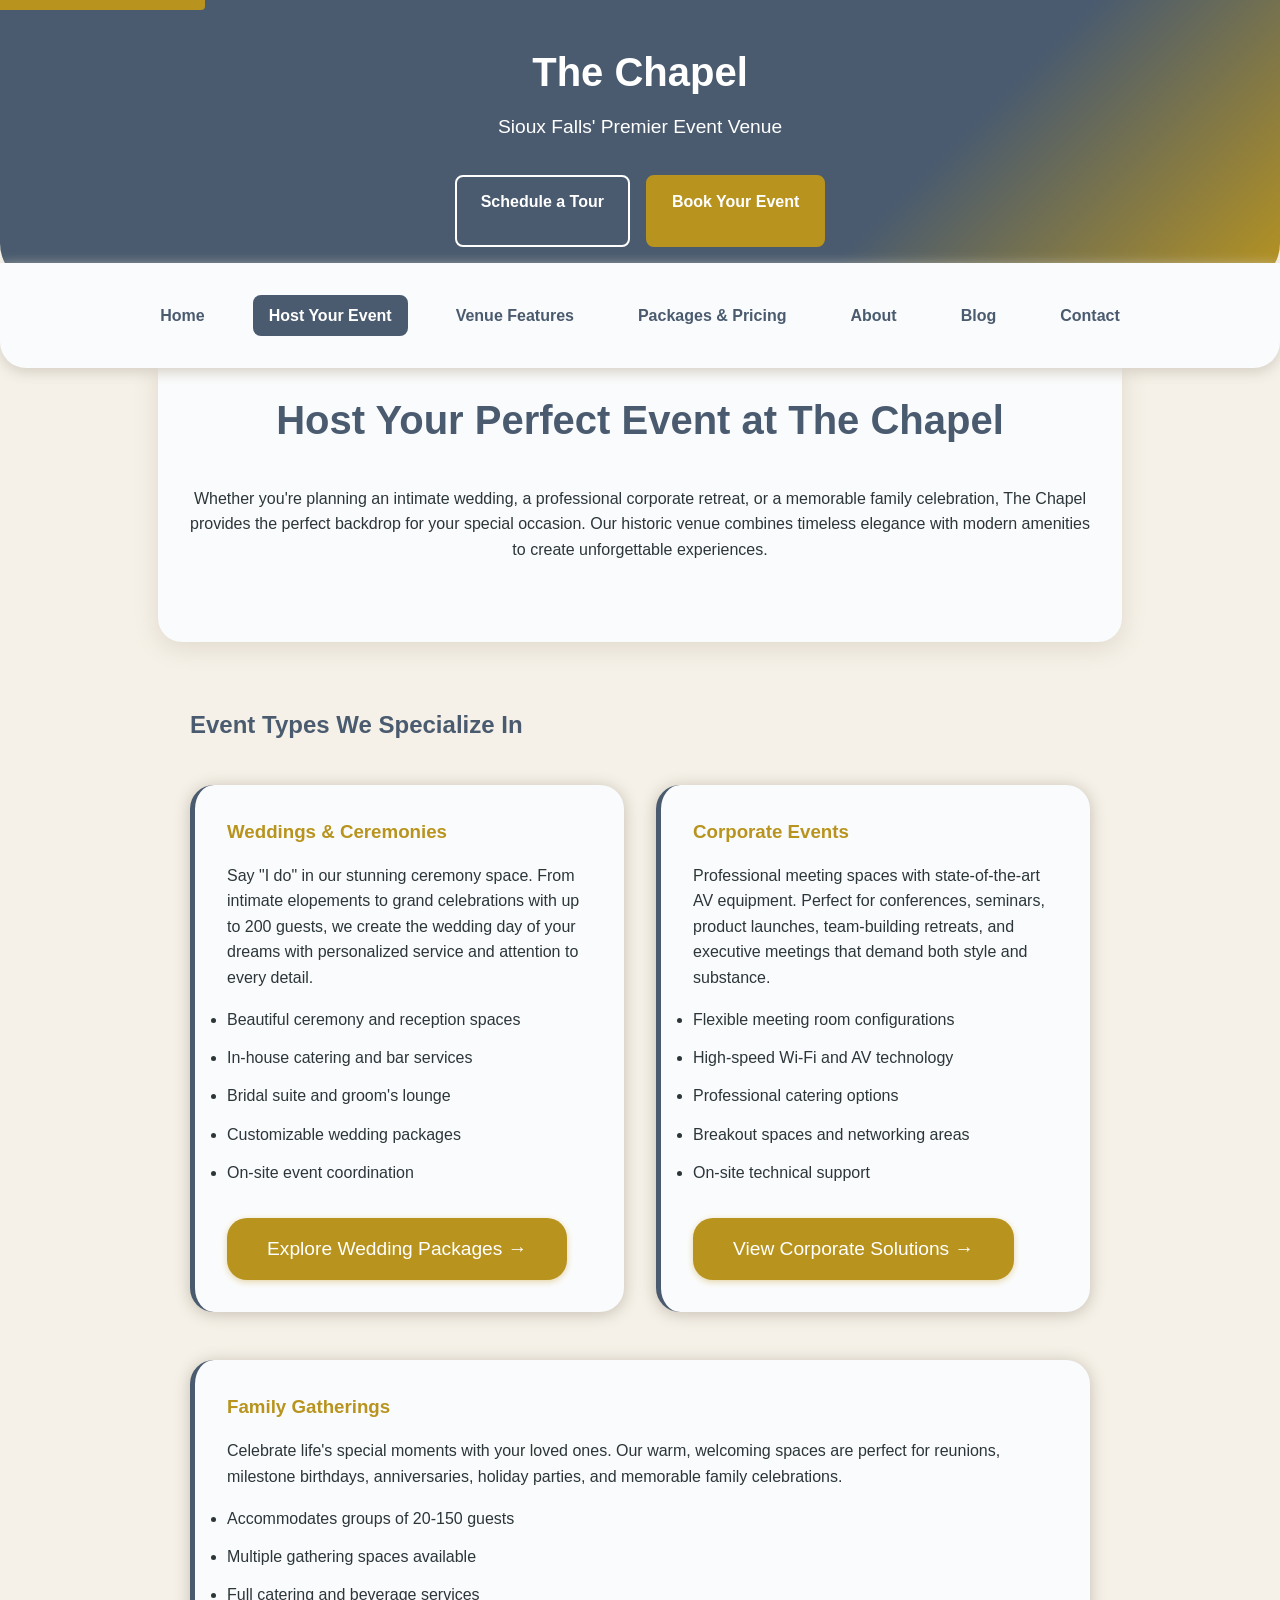
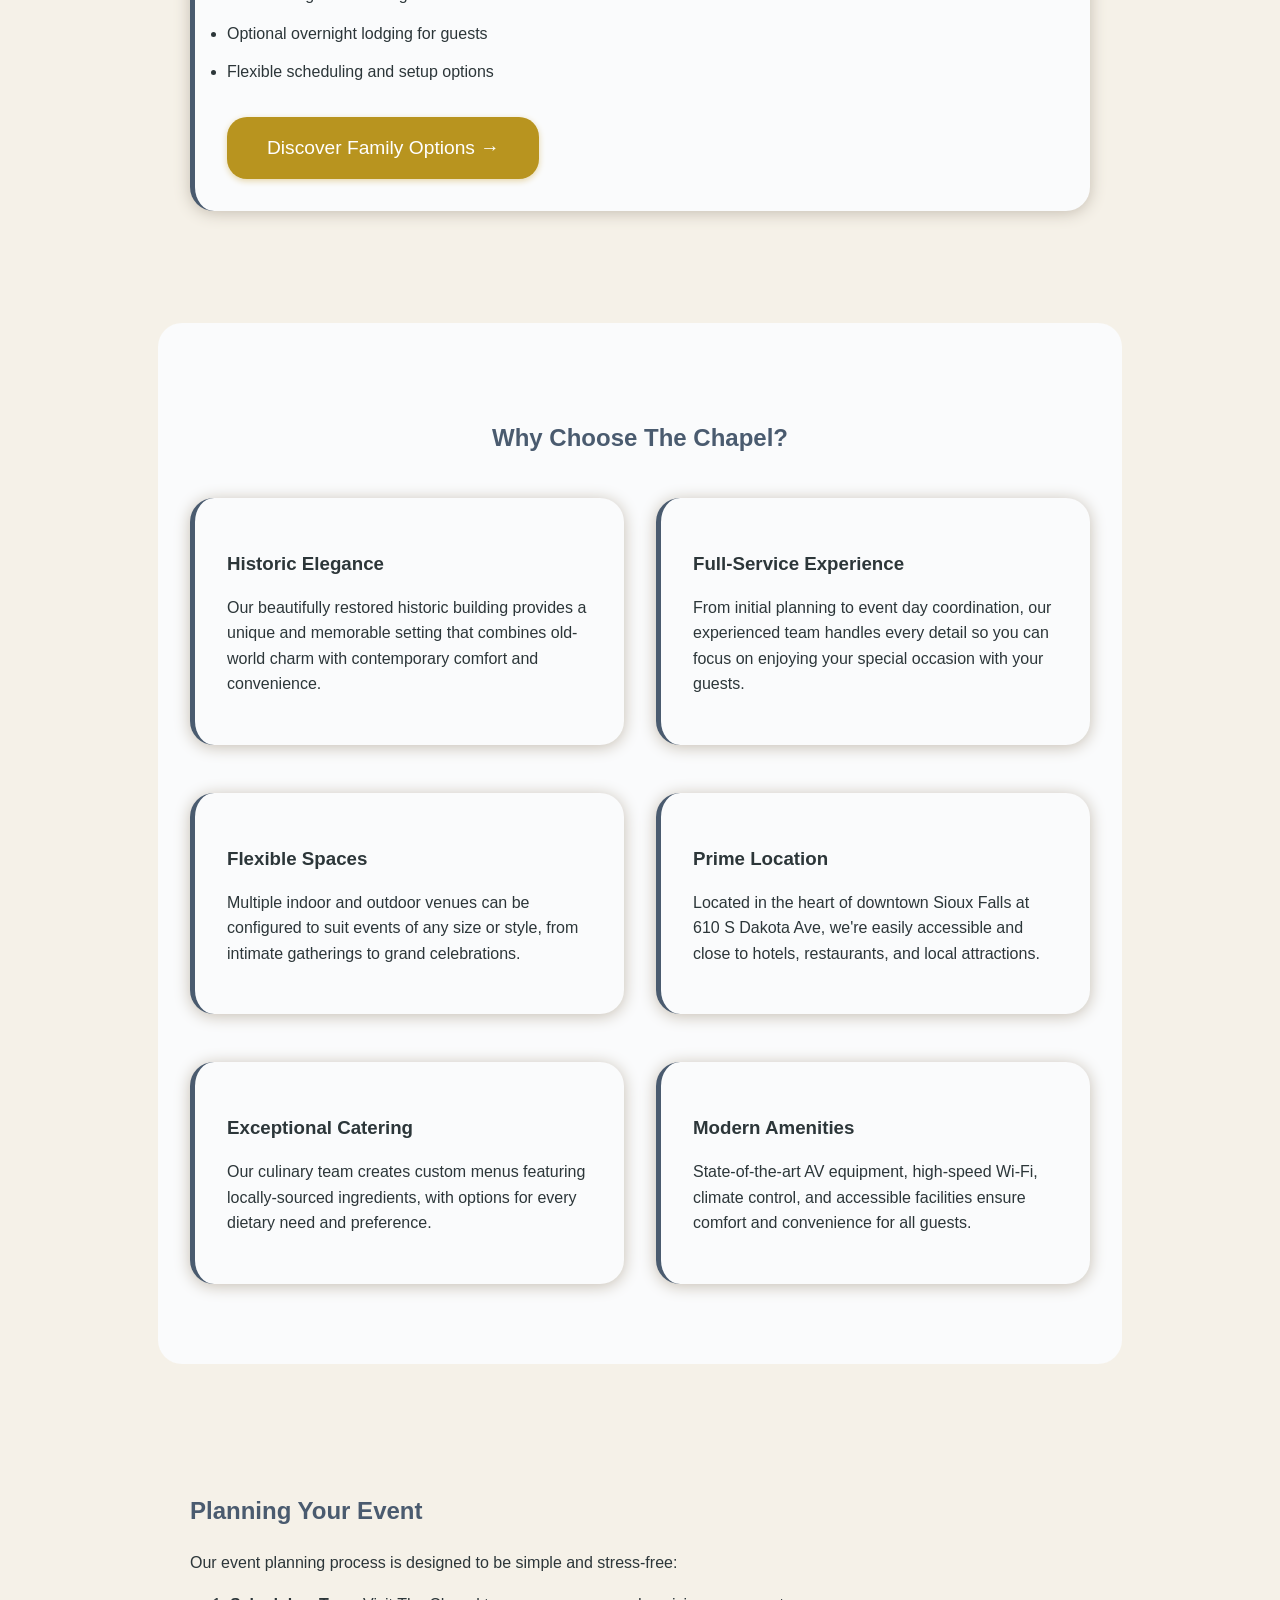
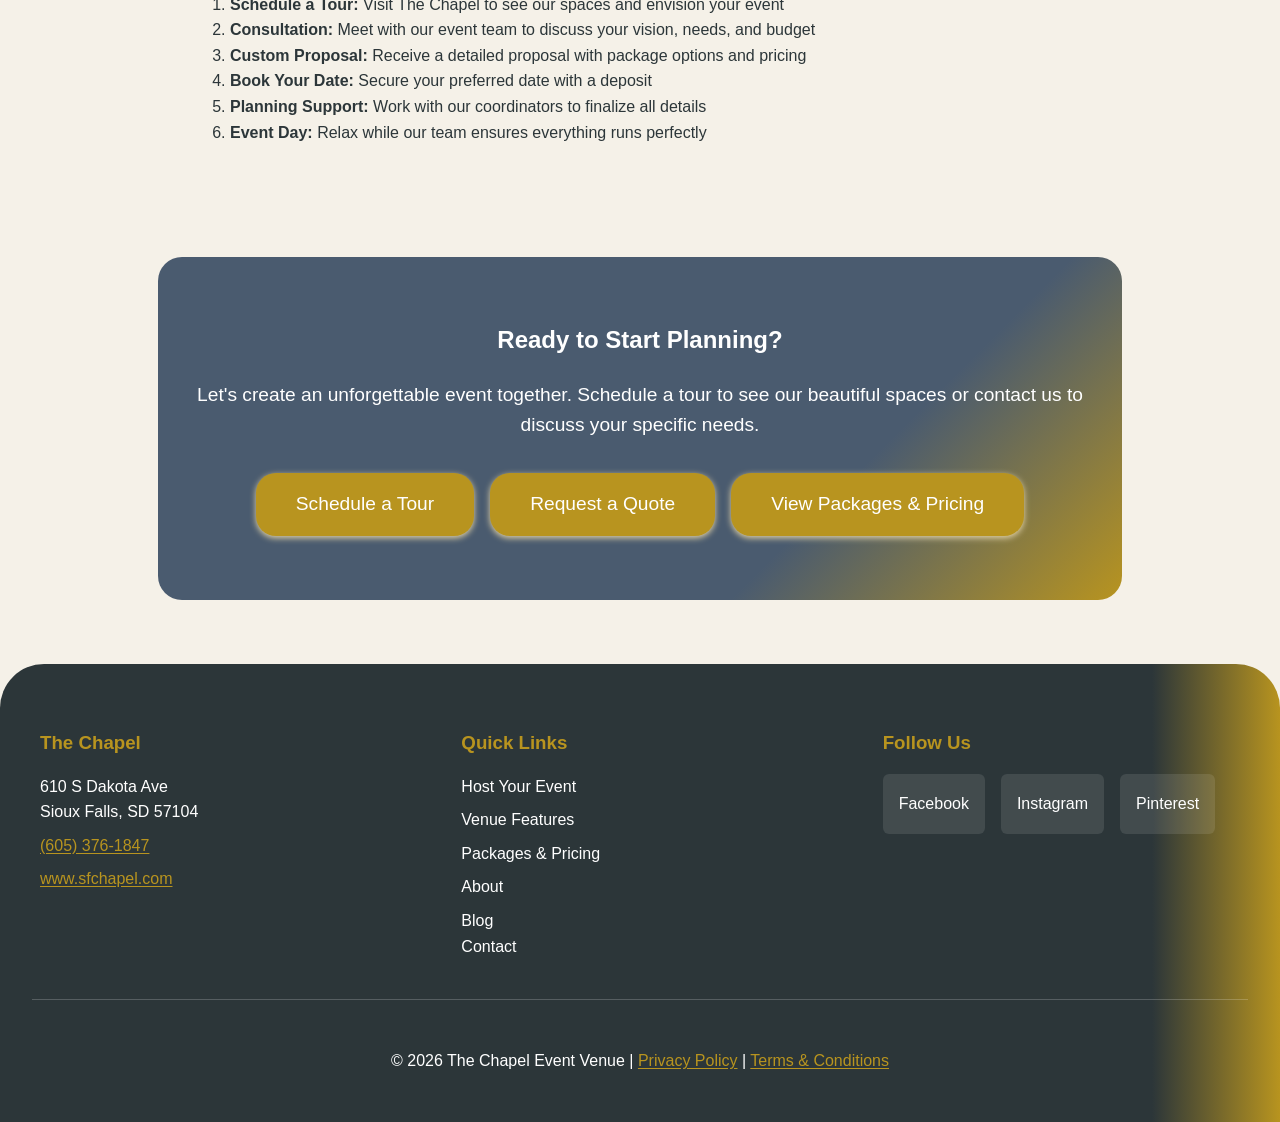
<file: events.html>
<!DOCTYPE html>
<html lang="en">
<head>
  <meta charset="UTF-8">
  <title>Host Your Event | The Chapel Event Venue</title>
  <meta name="viewport" content="width=device-width, initial-scale=1">
  <meta name="description" content="Host your perfect event at The Chapel in Sioux Falls. We specialize in weddings, corporate events, and family gatherings with elegant spaces and personalized service.">
  <link rel="stylesheet" href="styles.css">
</head>
<body>
  <a href="#main-content" class="skip-link">Skip to main content</a>

  <header role="banner">
    <h1>The Chapel</h1>
    <p>Sioux Falls' Premier Event Venue</p>
    <div class="header-ctas">
      <a href="contact.html#tour" class="cta-secondary" aria-label="Schedule a tour of The Chapel">Schedule a Tour</a>
      <a href="contact.html#book" class="cta-primary" aria-label="Book The Chapel for your event">Book Your Event</a>
    </div>
  </header>

  <nav role="navigation" aria-label="Main navigation">
    <a href="index.html">Home</a>
    <a href="events.html" aria-current="page">Host Your Event</a>
    <a href="venue.html">Venue Features</a>
    <a href="packages.html">Packages & Pricing</a>
    <a href="about.html">About</a>
    <a href="blog.html">Blog</a>
    <a href="contact.html">Contact</a>
  </nav>

  <main id="main-content" role="main">
    <section class="hero" aria-label="Events overview">
      <h2>Host Your Perfect Event at The Chapel</h2>
      <p>Whether you're planning an intimate wedding, a professional corporate retreat, or a memorable family celebration, The Chapel provides the perfect backdrop for your special occasion. Our historic venue combines timeless elegance with modern amenities to create unforgettable experiences.</p>
    </section>

    <section aria-labelledby="event-types-heading">
      <h2 id="event-types-heading">Event Types We Specialize In</h2>
      <div class="grid">
        <div class="event-card">
          <h3>Weddings & Ceremonies</h3>
          <p>Say "I do" in our stunning ceremony space. From intimate elopements to grand celebrations with up to 200 guests, we create the wedding day of your dreams with personalized service and attention to every detail.</p>
          <ul>
            <li>Beautiful ceremony and reception spaces</li>
            <li>In-house catering and bar services</li>
            <li>Bridal suite and groom's lounge</li>
            <li>Customizable wedding packages</li>
            <li>On-site event coordination</li>
          </ul>
          <a href="weddings.html" class="cta" aria-label="Learn more about wedding events at The Chapel">Explore Wedding Packages →</a>
        </div>

        <div class="event-card">
          <h3>Corporate Events</h3>
          <p>Professional meeting spaces with state-of-the-art AV equipment. Perfect for conferences, seminars, product launches, team-building retreats, and executive meetings that demand both style and substance.</p>
          <ul>
            <li>Flexible meeting room configurations</li>
            <li>High-speed Wi-Fi and AV technology</li>
            <li>Professional catering options</li>
            <li>Breakout spaces and networking areas</li>
            <li>On-site technical support</li>
          </ul>
          <a href="corporate.html" class="cta" aria-label="Learn more about corporate events at The Chapel">View Corporate Solutions →</a>
        </div>

        <div class="event-card">
          <h3>Family Gatherings</h3>
          <p>Celebrate life's special moments with your loved ones. Our warm, welcoming spaces are perfect for reunions, milestone birthdays, anniversaries, holiday parties, and memorable family celebrations.</p>
          <ul>
            <li>Accommodates groups of 20-150 guests</li>
            <li>Multiple gathering spaces available</li>
            <li>Full catering and beverage services</li>
            <li>Optional overnight lodging for guests</li>
            <li>Flexible scheduling and setup options</li>
          </ul>
          <a href="family.html" class="cta" aria-label="Learn more about family gatherings at The Chapel">Discover Family Options →</a>
        </div>
      </div>
    </section>

    <section aria-labelledby="why-chapel-heading" class="testimonials">
      <h2 id="why-chapel-heading">Why Choose The Chapel?</h2>
      <div class="grid">
        <div class="testimonial-card">
          <h3>Historic Elegance</h3>
          <p>Our beautifully restored historic building provides a unique and memorable setting that combines old-world charm with contemporary comfort and convenience.</p>
        </div>
        <div class="testimonial-card">
          <h3>Full-Service Experience</h3>
          <p>From initial planning to event day coordination, our experienced team handles every detail so you can focus on enjoying your special occasion with your guests.</p>
        </div>
        <div class="testimonial-card">
          <h3>Flexible Spaces</h3>
          <p>Multiple indoor and outdoor venues can be configured to suit events of any size or style, from intimate gatherings to grand celebrations.</p>
        </div>
        <div class="testimonial-card">
          <h3>Prime Location</h3>
          <p>Located in the heart of downtown Sioux Falls at 610 S Dakota Ave, we're easily accessible and close to hotels, restaurants, and local attractions.</p>
        </div>
        <div class="testimonial-card">
          <h3>Exceptional Catering</h3>
          <p>Our culinary team creates custom menus featuring locally-sourced ingredients, with options for every dietary need and preference.</p>
        </div>
        <div class="testimonial-card">
          <h3>Modern Amenities</h3>
          <p>State-of-the-art AV equipment, high-speed Wi-Fi, climate control, and accessible facilities ensure comfort and convenience for all guests.</p>
        </div>
      </div>
    </section>

    <section aria-labelledby="planning-heading">
      <h2 id="planning-heading">Planning Your Event</h2>
      <p>Our event planning process is designed to be simple and stress-free:</p>
      <ol class="process-list">
        <li><strong>Schedule a Tour:</strong> Visit The Chapel to see our spaces and envision your event</li>
        <li><strong>Consultation:</strong> Meet with our event team to discuss your vision, needs, and budget</li>
        <li><strong>Custom Proposal:</strong> Receive a detailed proposal with package options and pricing</li>
        <li><strong>Book Your Date:</strong> Secure your preferred date with a deposit</li>
        <li><strong>Planning Support:</strong> Work with our coordinators to finalize all details</li>
        <li><strong>Event Day:</strong> Relax while our team ensures everything runs perfectly</li>
      </ol>
    </section>

    <section aria-labelledby="cta-heading" class="cta-section">
      <h2 id="cta-heading">Ready to Start Planning?</h2>
      <p>Let's create an unforgettable event together. Schedule a tour to see our beautiful spaces or contact us to discuss your specific needs.</p>
      <div class="cta-buttons">
        <a href="contact.html#tour" class="cta" aria-label="Schedule a tour of The Chapel">Schedule a Tour</a>
        <a href="contact.html#book" class="cta cta-secondary-large" aria-label="Book The Chapel for your event">Request a Quote</a>
        <a href="packages.html" class="cta cta-secondary-large" aria-label="View packages and pricing">View Packages & Pricing</a>
      </div>
    </section>
  </main>

  <footer role="contentinfo">
    <div class="footer-content">
      <div class="footer-section">
        <h3>The Chapel</h3>
        <p>610 S Dakota Ave<br>Sioux Falls, SD 57104</p>
        <p><a href="tel:+16053761847" aria-label="Call The Chapel at (605) 376-1847">(605) 376-1847</a></p>
        <p><a href="https://www.sfchapel.com" aria-label="Visit The Chapel website">www.sfchapel.com</a></p>
      </div>
      <div class="footer-section">
        <h3>Quick Links</h3>
        <ul class="footer-links">
          <li><a href="events.html">Host Your Event</a></li>
          <li><a href="venue.html">Venue Features</a></li>
          <li><a href="packages.html">Packages & Pricing</a></li>
          <li><a href="about.html">About</a></li>
    <a href="blog.html">Blog</a>
          <li><a href="contact.html">Contact</a></li>
        </ul>
      </div>
      <div class="footer-section">
        <h3>Follow Us</h3>
        <div class="social-icons">
          <a href="#" aria-label="Visit The Chapel on Facebook" class="social-icon">Facebook</a>
          <a href="#" aria-label="Visit The Chapel on Instagram" class="social-icon">Instagram</a>
          <a href="#" aria-label="Visit The Chapel on Pinterest" class="social-icon">Pinterest</a>
        </div>
      </div>
    </div>
    <div class="footer-bottom">
      <p>&copy; 2026 The Chapel Event Venue | <a href="privacy.html">Privacy Policy</a> | <a href="terms.html">Terms & Conditions</a></p>
    </div>
  </footer>
</body>
</html>
</file>
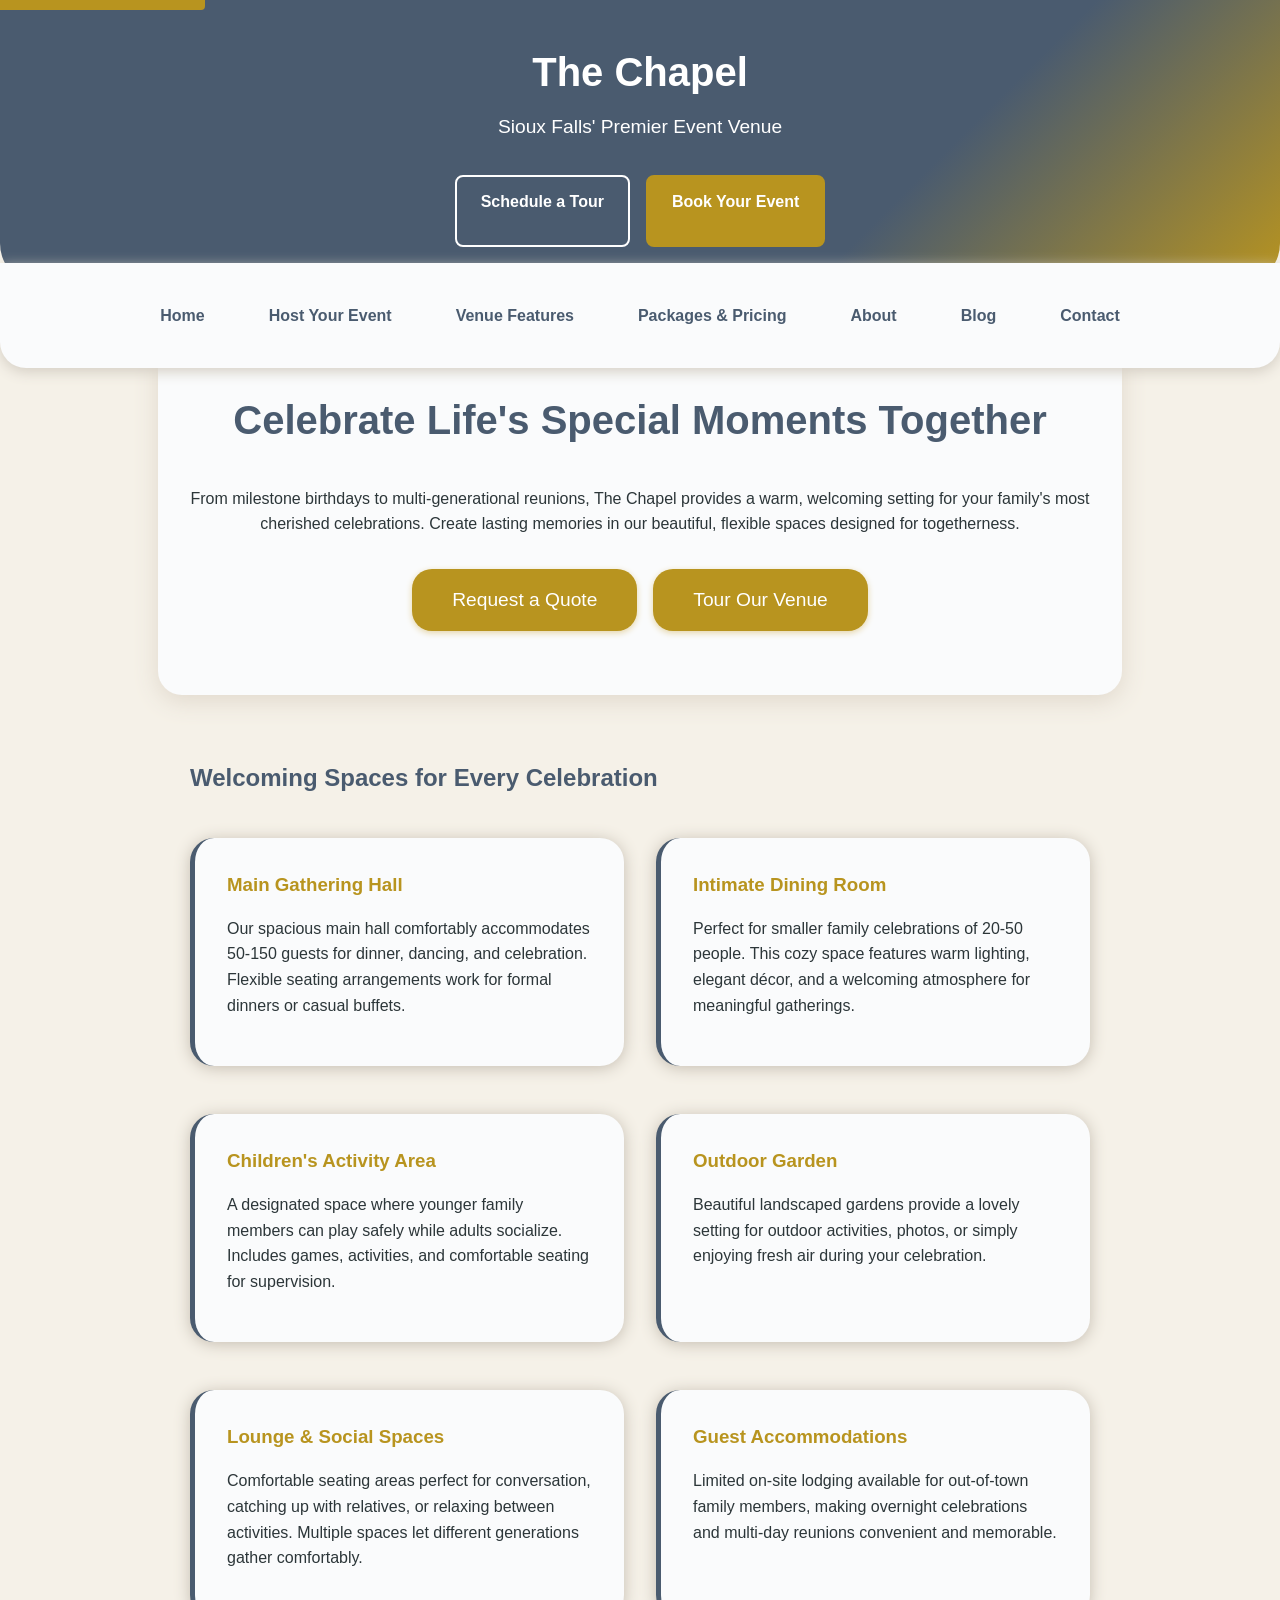
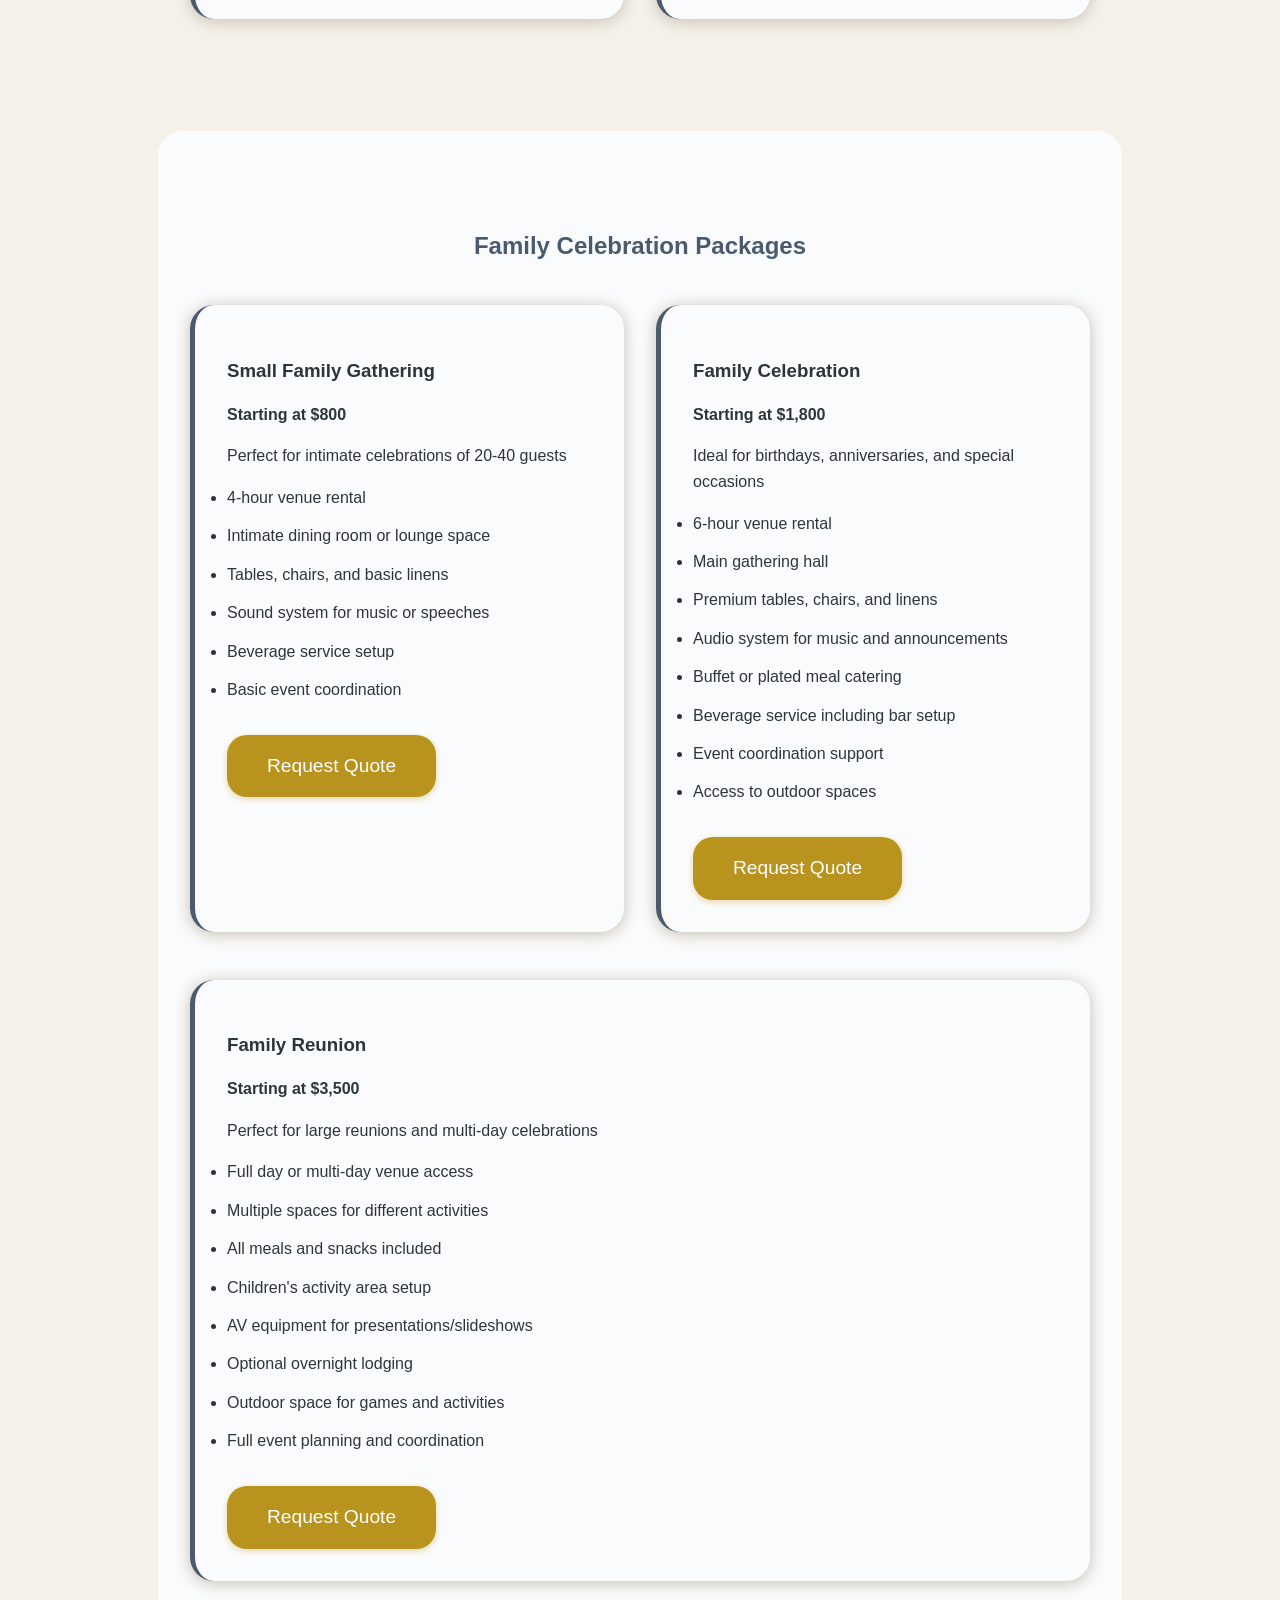
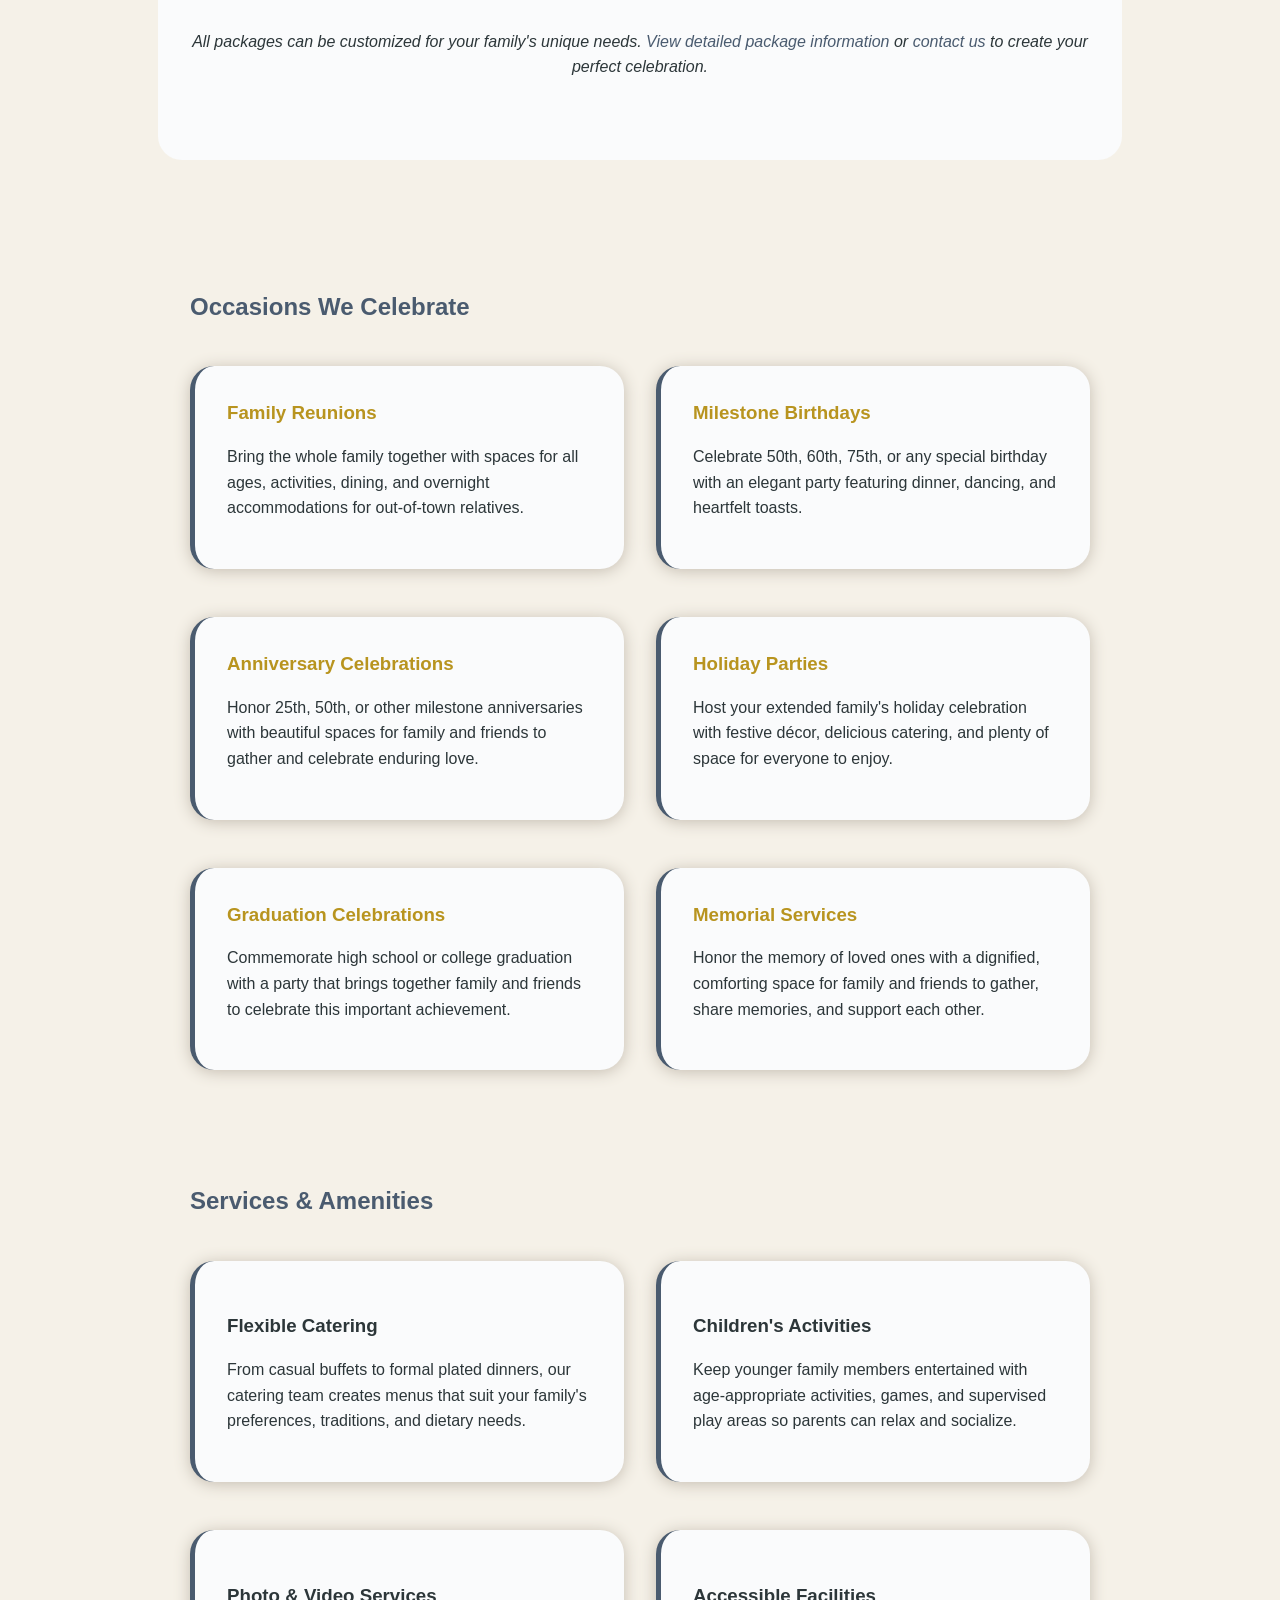
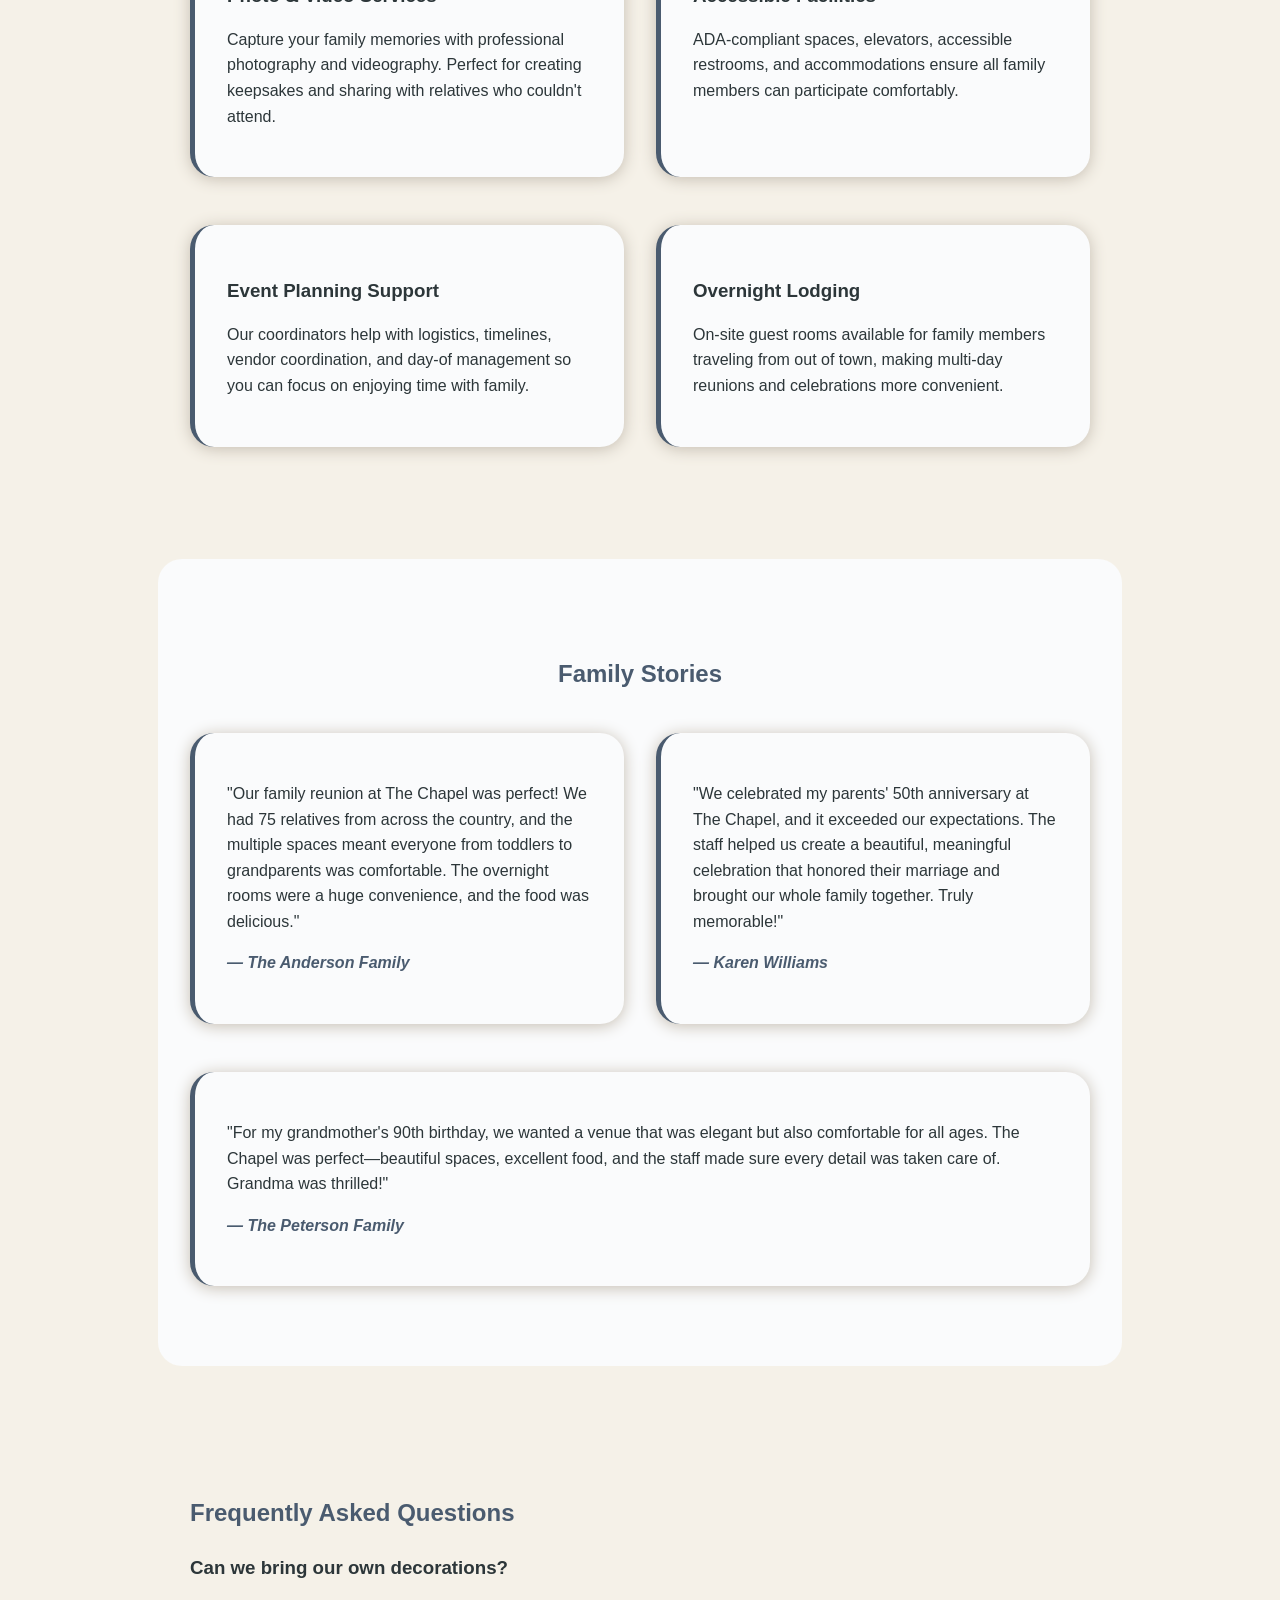
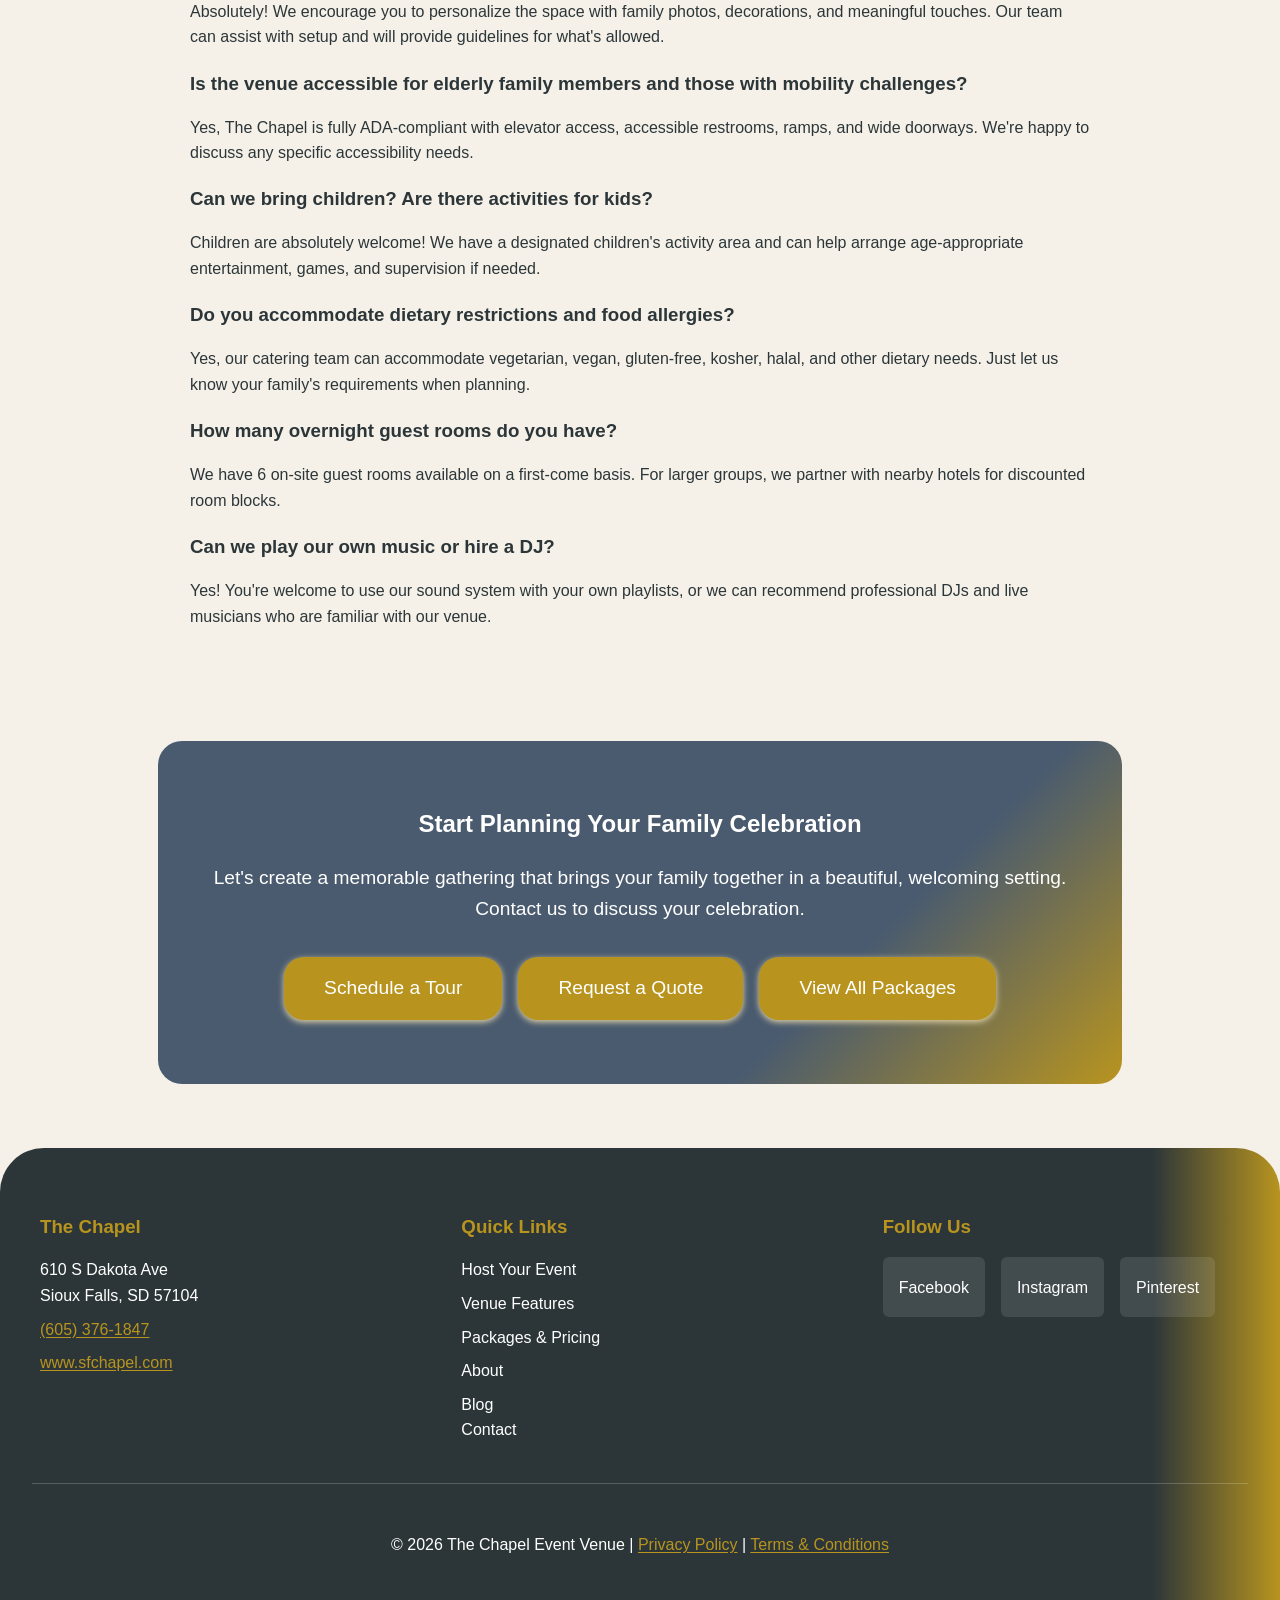
<file: family.html>
<!DOCTYPE html>
<html lang="en">
<head>
  <meta charset="UTF-8">
  <title>Family Gatherings at The Chapel | Sioux Falls Event Venue</title>
  <meta name="viewport" content="width=device-width, initial-scale=1">
  <meta name="description" content="Celebrate family milestones at The Chapel in Sioux Falls. Perfect for reunions, anniversaries, birthdays, and special occasions with flexible spaces and warm hospitality.">
  <link rel="stylesheet" href="styles.css">
</head>
<body>
  <a href="#main-content" class="skip-link">Skip to main content</a>

  <header role="banner">
    <h1>The Chapel</h1>
    <p>Sioux Falls' Premier Event Venue</p>
    <div class="header-ctas">
      <a href="contact.html#tour" class="cta-secondary" aria-label="Schedule a tour of The Chapel">Schedule a Tour</a>
      <a href="contact.html#book" class="cta-primary" aria-label="Book The Chapel for your event">Book Your Event</a>
    </div>
  </header>

  <nav role="navigation" aria-label="Main navigation">
    <a href="index.html">Home</a>
    <a href="events.html">Host Your Event</a>
    <a href="venue.html">Venue Features</a>
    <a href="packages.html">Packages & Pricing</a>
    <a href="about.html">About</a>
    <a href="blog.html">Blog</a>
    <a href="contact.html">Contact</a>
  </nav>

  <main id="main-content" role="main">
    <section class="hero" aria-label="Family gatherings introduction">
      <h2>Celebrate Life's Special Moments Together</h2>
      <p>From milestone birthdays to multi-generational reunions, The Chapel provides a warm, welcoming setting for your family's most cherished celebrations. Create lasting memories in our beautiful, flexible spaces designed for togetherness.</p>
      <div class="hero-ctas">
        <a href="contact.html#book" class="cta" aria-label="Request a family event quote">Request a Quote</a>
        <a href="contact.html#tour" class="cta cta-secondary-large" aria-label="Schedule a venue tour">Tour Our Venue</a>
      </div>
    </section>

    <section aria-labelledby="family-spaces-heading">
      <h2 id="family-spaces-heading">Welcoming Spaces for Every Celebration</h2>
      <div class="grid">
        <div class="event-card">
          <h3>Main Gathering Hall</h3>
          <p>Our spacious main hall comfortably accommodates 50-150 guests for dinner, dancing, and celebration. Flexible seating arrangements work for formal dinners or casual buffets.</p>
        </div>
        <div class="event-card">
          <h3>Intimate Dining Room</h3>
          <p>Perfect for smaller family celebrations of 20-50 people. This cozy space features warm lighting, elegant décor, and a welcoming atmosphere for meaningful gatherings.</p>
        </div>
        <div class="event-card">
          <h3>Children's Activity Area</h3>
          <p>A designated space where younger family members can play safely while adults socialize. Includes games, activities, and comfortable seating for supervision.</p>
        </div>
        <div class="event-card">
          <h3>Outdoor Garden</h3>
          <p>Beautiful landscaped gardens provide a lovely setting for outdoor activities, photos, or simply enjoying fresh air during your celebration.</p>
        </div>
        <div class="event-card">
          <h3>Lounge & Social Spaces</h3>
          <p>Comfortable seating areas perfect for conversation, catching up with relatives, or relaxing between activities. Multiple spaces let different generations gather comfortably.</p>
        </div>
        <div class="event-card">
          <h3>Guest Accommodations</h3>
          <p>Limited on-site lodging available for out-of-town family members, making overnight celebrations and multi-day reunions convenient and memorable.</p>
        </div>
      </div>
    </section>

    <section aria-labelledby="packages-heading" class="testimonials">
      <h2 id="packages-heading">Family Celebration Packages</h2>
      <div class="grid">
        <div class="testimonial-card">
          <h3>Small Family Gathering</h3>
          <p><strong>Starting at $800</strong></p>
          <p>Perfect for intimate celebrations of 20-40 guests</p>
          <ul>
            <li>4-hour venue rental</li>
            <li>Intimate dining room or lounge space</li>
            <li>Tables, chairs, and basic linens</li>
            <li>Sound system for music or speeches</li>
            <li>Beverage service setup</li>
            <li>Basic event coordination</li>
          </ul>
          <a href="contact.html#book" class="cta" aria-label="Request small gathering quote">Request Quote</a>
        </div>
        <div class="testimonial-card">
          <h3>Family Celebration</h3>
          <p><strong>Starting at $1,800</strong></p>
          <p>Ideal for birthdays, anniversaries, and special occasions</p>
          <ul>
            <li>6-hour venue rental</li>
            <li>Main gathering hall</li>
            <li>Premium tables, chairs, and linens</li>
            <li>Audio system for music and announcements</li>
            <li>Buffet or plated meal catering</li>
            <li>Beverage service including bar setup</li>
            <li>Event coordination support</li>
            <li>Access to outdoor spaces</li>
          </ul>
          <a href="contact.html#book" class="cta" aria-label="Request family celebration quote">Request Quote</a>
        </div>
        <div class="testimonial-card">
          <h3>Family Reunion</h3>
          <p><strong>Starting at $3,500</strong></p>
          <p>Perfect for large reunions and multi-day celebrations</p>
          <ul>
            <li>Full day or multi-day venue access</li>
            <li>Multiple spaces for different activities</li>
            <li>All meals and snacks included</li>
            <li>Children's activity area setup</li>
            <li>AV equipment for presentations/slideshows</li>
            <li>Optional overnight lodging</li>
            <li>Outdoor space for games and activities</li>
            <li>Full event planning and coordination</li>
          </ul>
          <a href="contact.html#book" class="cta" aria-label="Request family reunion quote">Request Quote</a>
        </div>
      </div>
      <p class="text-center" style="margin-top: 2rem;"><em>All packages can be customized for your family's unique needs. <a href="packages.html" class="link-primary">View detailed package information</a> or <a href="contact.html" class="link-primary">contact us</a> to create your perfect celebration.</em></p>
    </section>

    <section aria-labelledby="occasions-heading">
      <h2 id="occasions-heading">Occasions We Celebrate</h2>
      <div class="grid">
        <div class="event-card">
          <h3>Family Reunions</h3>
          <p>Bring the whole family together with spaces for all ages, activities, dining, and overnight accommodations for out-of-town relatives.</p>
        </div>
        <div class="event-card">
          <h3>Milestone Birthdays</h3>
          <p>Celebrate 50th, 60th, 75th, or any special birthday with an elegant party featuring dinner, dancing, and heartfelt toasts.</p>
        </div>
        <div class="event-card">
          <h3>Anniversary Celebrations</h3>
          <p>Honor 25th, 50th, or other milestone anniversaries with beautiful spaces for family and friends to gather and celebrate enduring love.</p>
        </div>
        <div class="event-card">
          <h3>Holiday Parties</h3>
          <p>Host your extended family's holiday celebration with festive décor, delicious catering, and plenty of space for everyone to enjoy.</p>
        </div>
        <div class="event-card">
          <h3>Graduation Celebrations</h3>
          <p>Commemorate high school or college graduation with a party that brings together family and friends to celebrate this important achievement.</p>
        </div>
        <div class="event-card">
          <h3>Memorial Services</h3>
          <p>Honor the memory of loved ones with a dignified, comforting space for family and friends to gather, share memories, and support each other.</p>
        </div>
      </div>
    </section>

    <section aria-labelledby="services-heading">
      <h2 id="services-heading">Services & Amenities</h2>
      <div class="grid">
        <div>
          <h3>Flexible Catering</h3>
          <p>From casual buffets to formal plated dinners, our catering team creates menus that suit your family's preferences, traditions, and dietary needs.</p>
        </div>
        <div>
          <h3>Children's Activities</h3>
          <p>Keep younger family members entertained with age-appropriate activities, games, and supervised play areas so parents can relax and socialize.</p>
        </div>
        <div>
          <h3>Photo & Video Services</h3>
          <p>Capture your family memories with professional photography and videography. Perfect for creating keepsakes and sharing with relatives who couldn't attend.</p>
        </div>
        <div>
          <h3>Accessible Facilities</h3>
          <p>ADA-compliant spaces, elevators, accessible restrooms, and accommodations ensure all family members can participate comfortably.</p>
        </div>
        <div>
          <h3>Event Planning Support</h3>
          <p>Our coordinators help with logistics, timelines, vendor coordination, and day-of management so you can focus on enjoying time with family.</p>
        </div>
        <div>
          <h3>Overnight Lodging</h3>
          <p>On-site guest rooms available for family members traveling from out of town, making multi-day reunions and celebrations more convenient.</p>
        </div>
      </div>
    </section>

    <section aria-labelledby="testimonials-heading" class="testimonials">
      <h2 id="testimonials-heading">Family Stories</h2>
      <div class="grid">
        <div class="testimonial-card">
          <p>"Our family reunion at The Chapel was perfect! We had 75 relatives from across the country, and the multiple spaces meant everyone from toddlers to grandparents was comfortable. The overnight rooms were a huge convenience, and the food was delicious."</p>
          <p class="testimonial-author"><strong>— The Anderson Family</strong></p>
        </div>
        <div class="testimonial-card">
          <p>"We celebrated my parents' 50th anniversary at The Chapel, and it exceeded our expectations. The staff helped us create a beautiful, meaningful celebration that honored their marriage and brought our whole family together. Truly memorable!"</p>
          <p class="testimonial-author"><strong>— Karen Williams</strong></p>
        </div>
        <div class="testimonial-card">
          <p>"For my grandmother's 90th birthday, we wanted a venue that was elegant but also comfortable for all ages. The Chapel was perfect—beautiful spaces, excellent food, and the staff made sure every detail was taken care of. Grandma was thrilled!"</p>
          <p class="testimonial-author"><strong>— The Peterson Family</strong></p>
        </div>
      </div>
    </section>

    <section aria-labelledby="faq-heading">
      <h2 id="faq-heading">Frequently Asked Questions</h2>
      <div class="faq-list">
        <div class="faq-item">
          <h3>Can we bring our own decorations?</h3>
          <p>Absolutely! We encourage you to personalize the space with family photos, decorations, and meaningful touches. Our team can assist with setup and will provide guidelines for what's allowed.</p>
        </div>
        <div class="faq-item">
          <h3>Is the venue accessible for elderly family members and those with mobility challenges?</h3>
          <p>Yes, The Chapel is fully ADA-compliant with elevator access, accessible restrooms, ramps, and wide doorways. We're happy to discuss any specific accessibility needs.</p>
        </div>
        <div class="faq-item">
          <h3>Can we bring children? Are there activities for kids?</h3>
          <p>Children are absolutely welcome! We have a designated children's activity area and can help arrange age-appropriate entertainment, games, and supervision if needed.</p>
        </div>
        <div class="faq-item">
          <h3>Do you accommodate dietary restrictions and food allergies?</h3>
          <p>Yes, our catering team can accommodate vegetarian, vegan, gluten-free, kosher, halal, and other dietary needs. Just let us know your family's requirements when planning.</p>
        </div>
        <div class="faq-item">
          <h3>How many overnight guest rooms do you have?</h3>
          <p>We have 6 on-site guest rooms available on a first-come basis. For larger groups, we partner with nearby hotels for discounted room blocks.</p>
        </div>
        <div class="faq-item">
          <h3>Can we play our own music or hire a DJ?</h3>
          <p>Yes! You're welcome to use our sound system with your own playlists, or we can recommend professional DJs and live musicians who are familiar with our venue.</p>
        </div>
      </div>
    </section>

    <section aria-labelledby="cta-heading" class="cta-section">
      <h2 id="cta-heading">Start Planning Your Family Celebration</h2>
      <p>Let's create a memorable gathering that brings your family together in a beautiful, welcoming setting. Contact us to discuss your celebration.</p>
      <div class="cta-buttons">
        <a href="contact.html#tour" class="cta" aria-label="Schedule a venue tour">Schedule a Tour</a>
        <a href="contact.html#book" class="cta cta-secondary-large" aria-label="Request a family event quote">Request a Quote</a>
        <a href="packages.html" class="cta cta-secondary-large" aria-label="View all family packages">View All Packages</a>
      </div>
    </section>
  </main>

  <footer role="contentinfo">
    <div class="footer-content">
      <div class="footer-section">
        <h3>The Chapel</h3>
        <p>610 S Dakota Ave<br>Sioux Falls, SD 57104</p>
        <p><a href="tel:+16053761847" aria-label="Call The Chapel at (605) 376-1847">(605) 376-1847</a></p>
        <p><a href="https://www.sfchapel.com" aria-label="Visit The Chapel website">www.sfchapel.com</a></p>
      </div>
      <div class="footer-section">
        <h3>Quick Links</h3>
        <ul class="footer-links">
          <li><a href="events.html">Host Your Event</a></li>
          <li><a href="venue.html">Venue Features</a></li>
          <li><a href="packages.html">Packages & Pricing</a></li>
          <li><a href="about.html">About</a></li>
    <a href="blog.html">Blog</a>
          <li><a href="contact.html">Contact</a></li>
        </ul>
      </div>
      <div class="footer-section">
        <h3>Follow Us</h3>
        <div class="social-icons">
          <a href="#" aria-label="Visit The Chapel on Facebook" class="social-icon">Facebook</a>
          <a href="#" aria-label="Visit The Chapel on Instagram" class="social-icon">Instagram</a>
          <a href="#" aria-label="Visit The Chapel on Pinterest" class="social-icon">Pinterest</a>
        </div>
      </div>
    </div>
    <div class="footer-bottom">
      <p>&copy; 2026 The Chapel Event Venue | <a href="privacy.html">Privacy Policy</a> | <a href="terms.html">Terms & Conditions</a></p>
    </div>
  </footer>
</body>
</html>
</file>
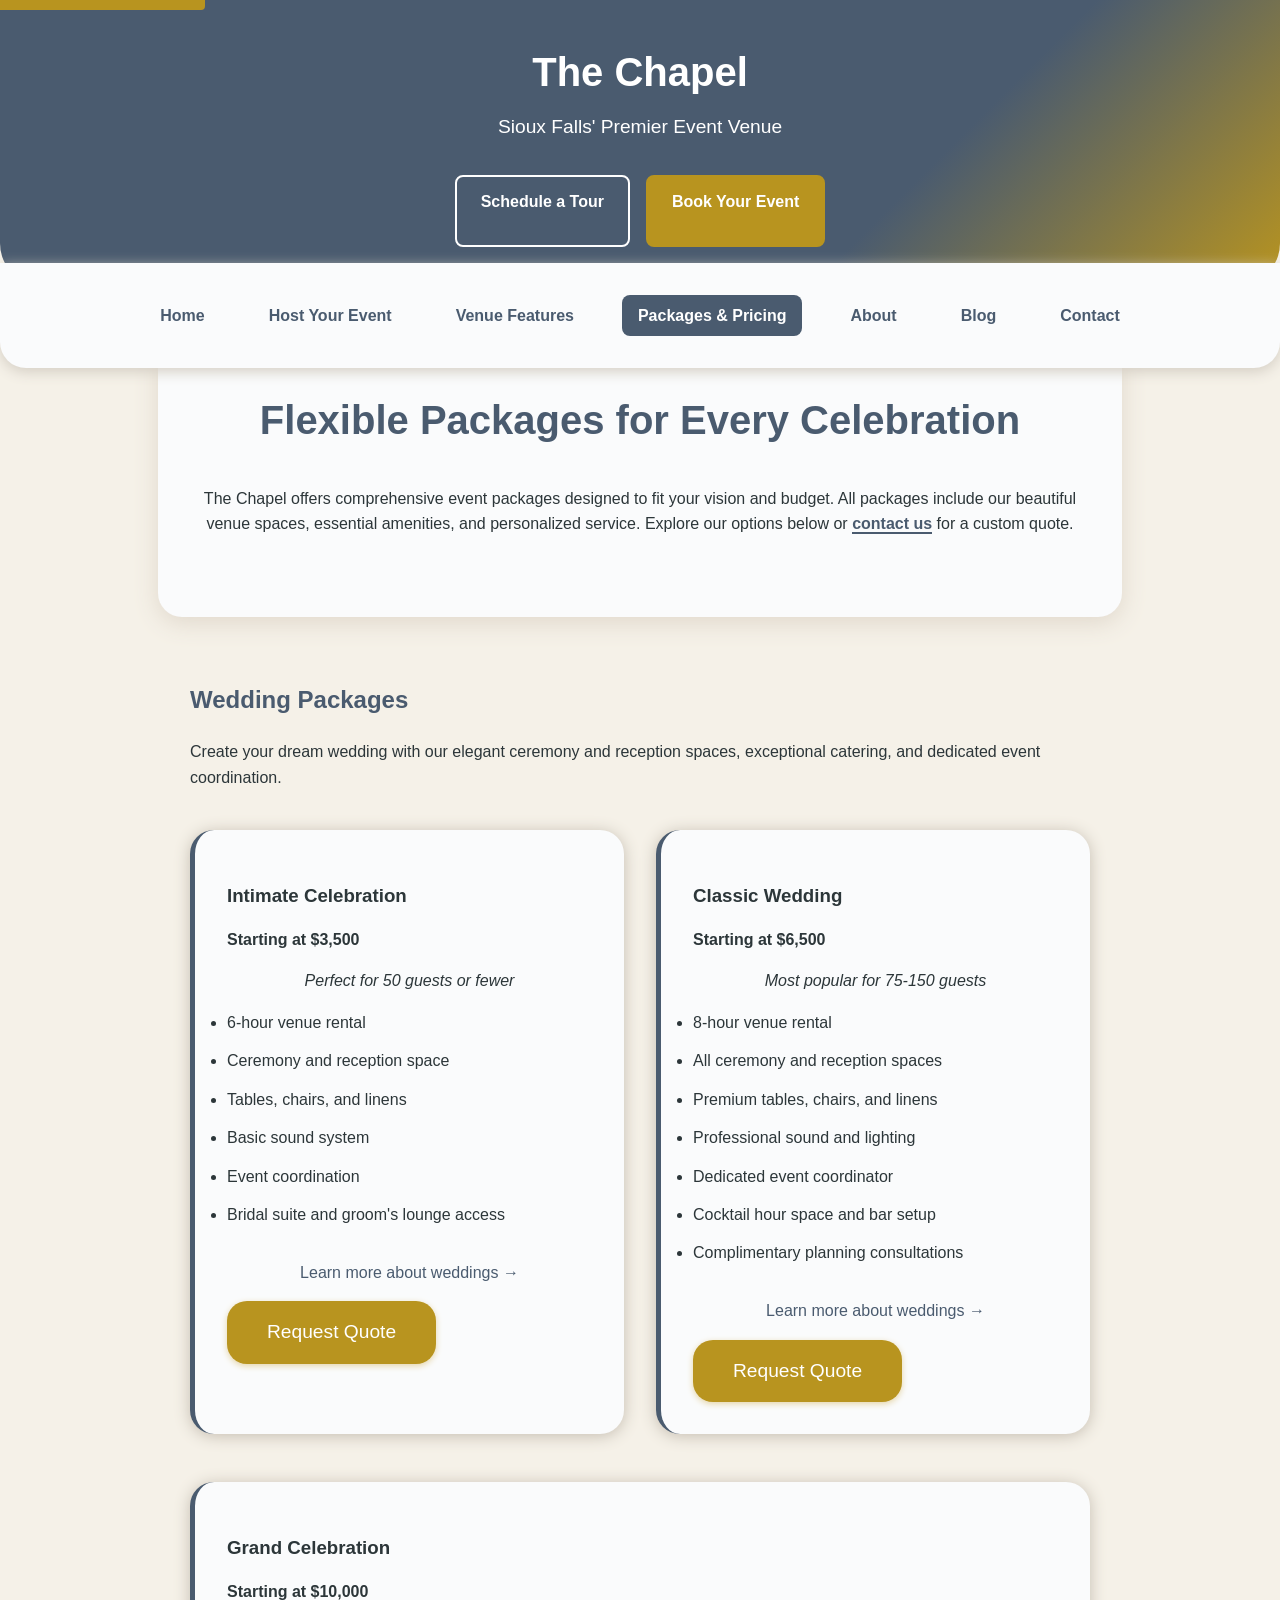
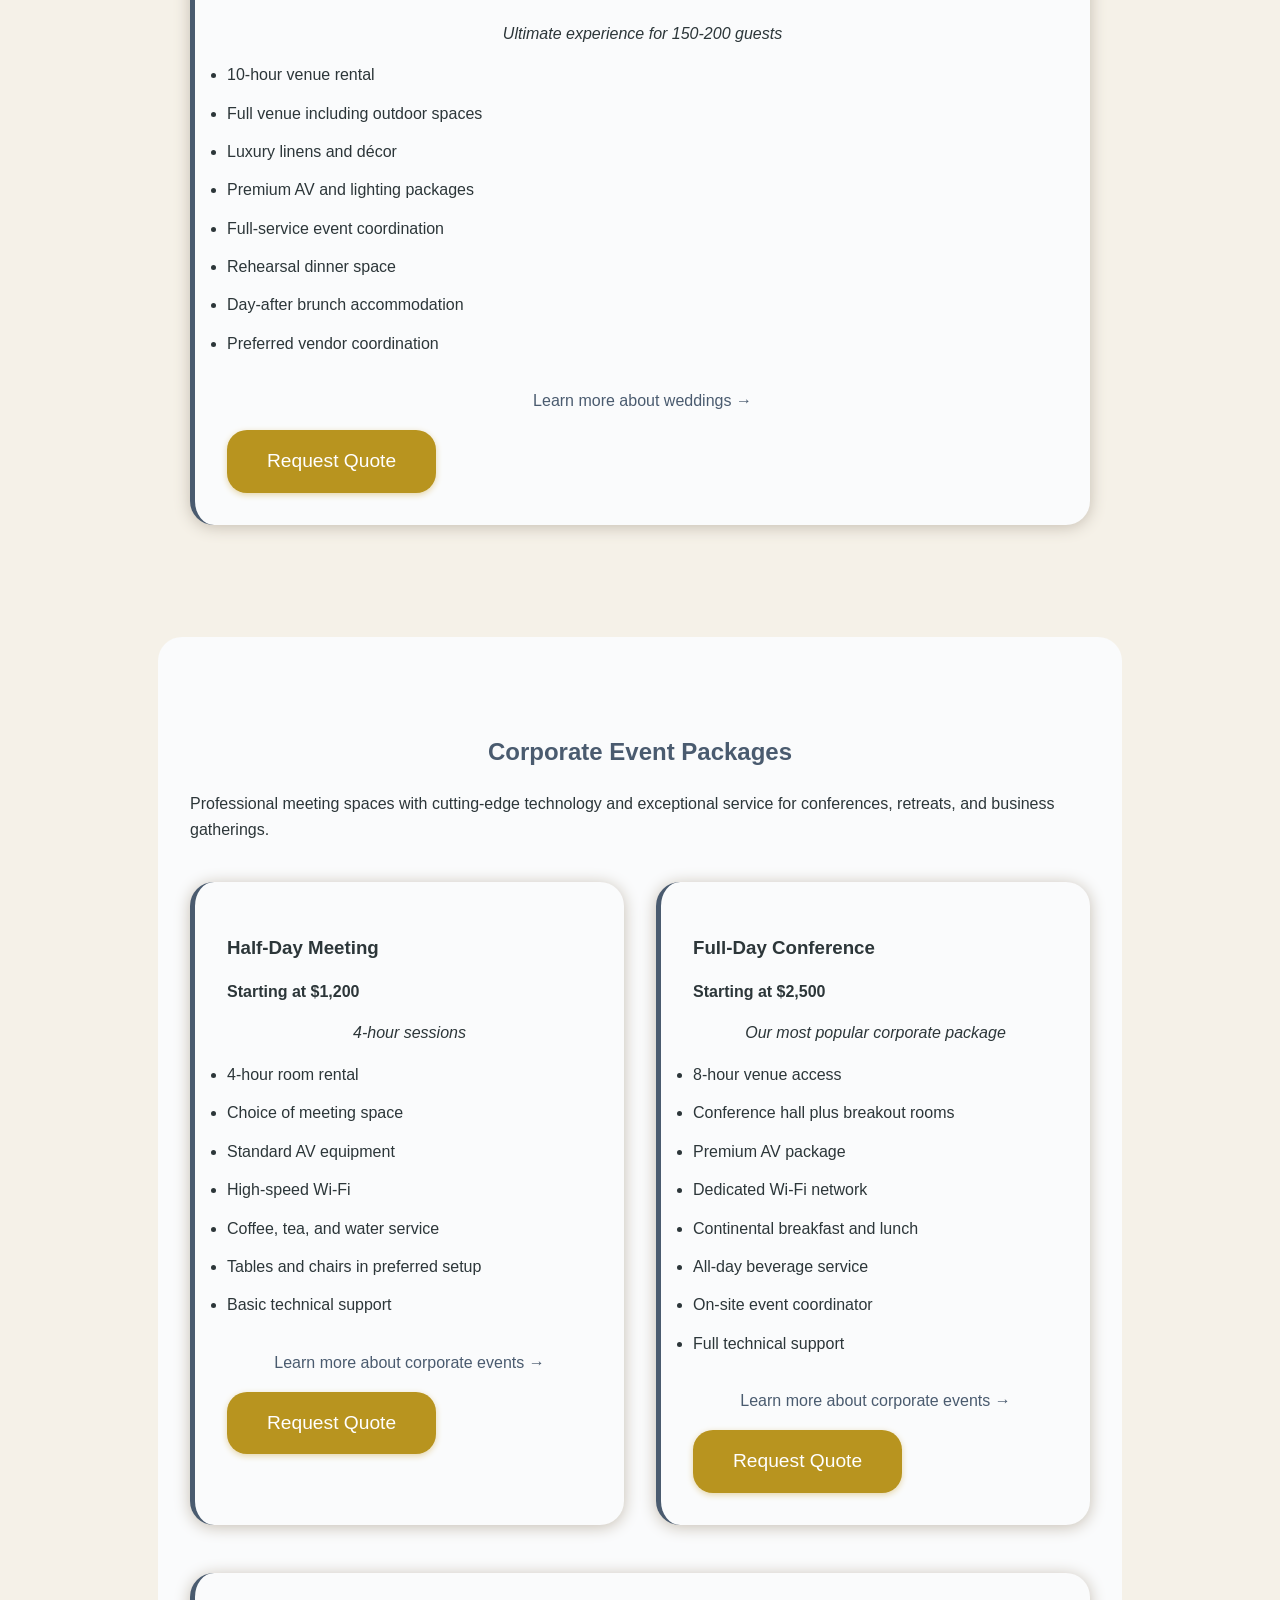
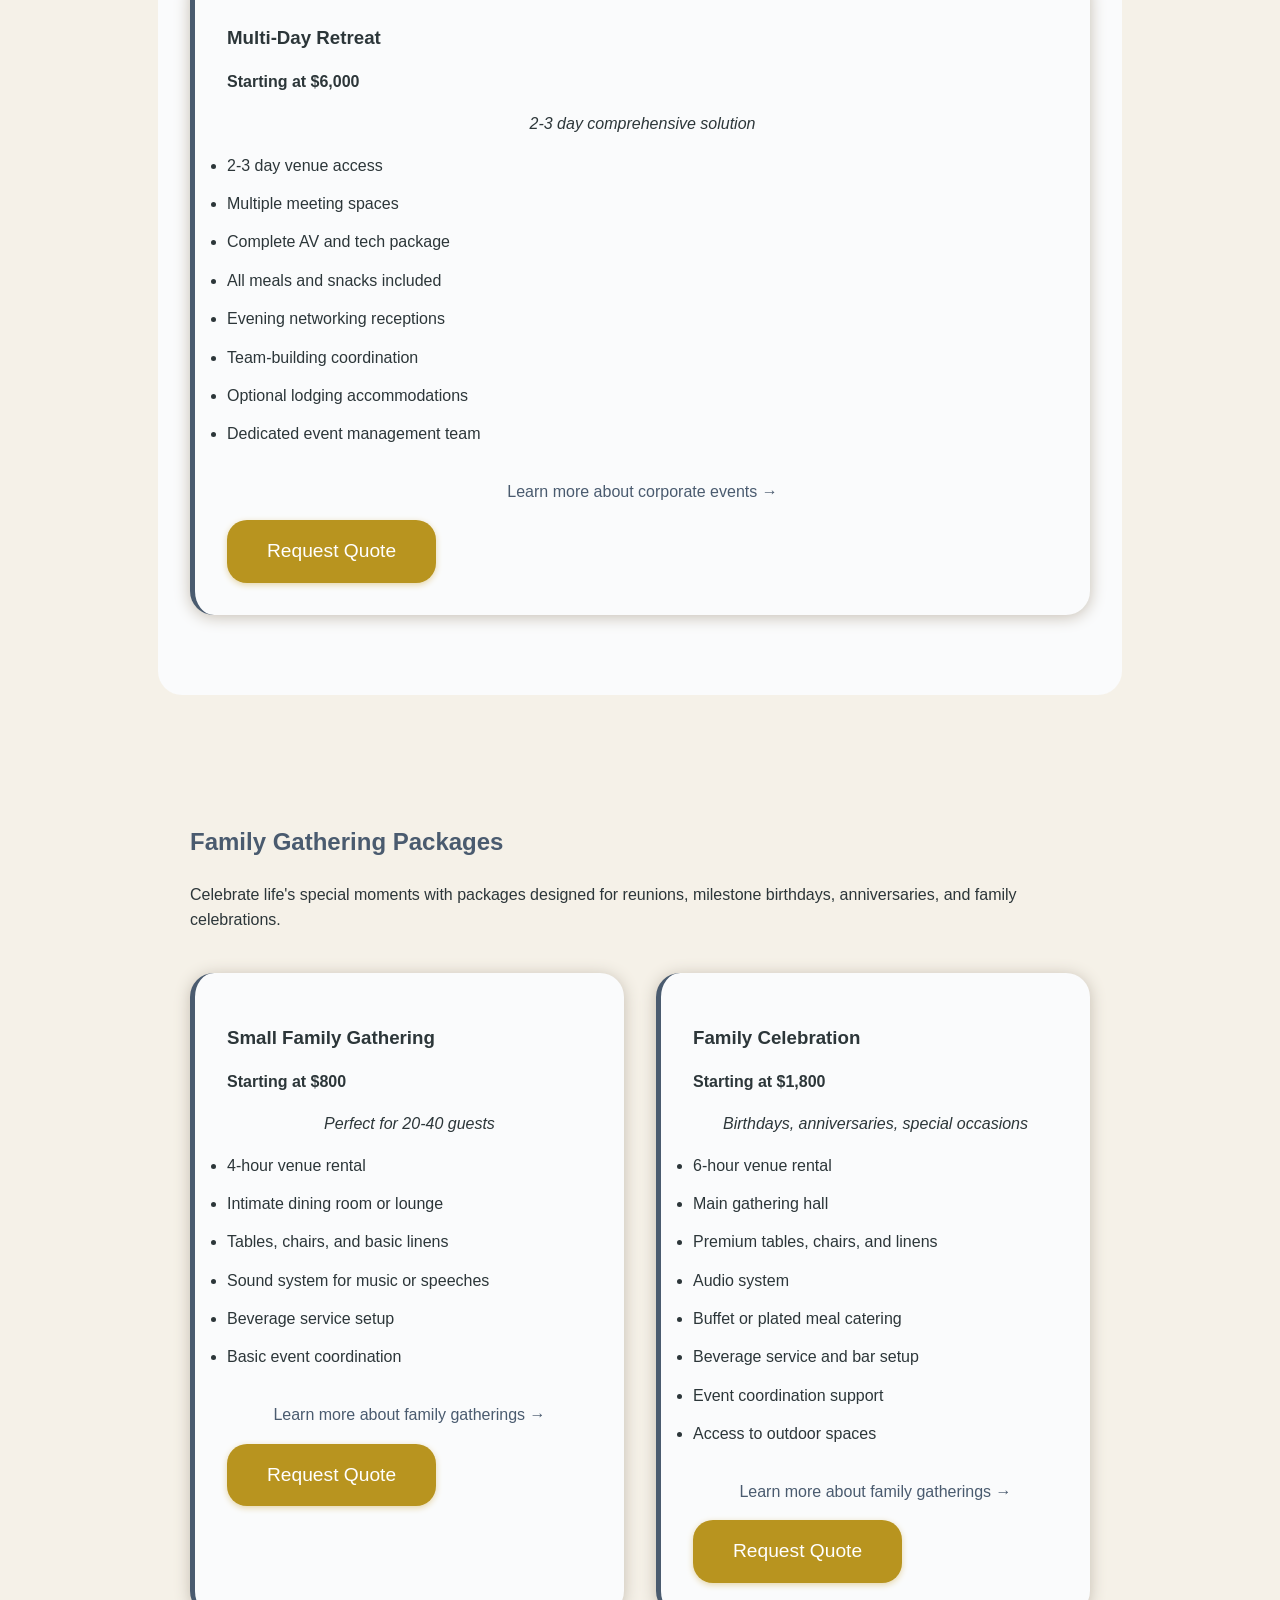
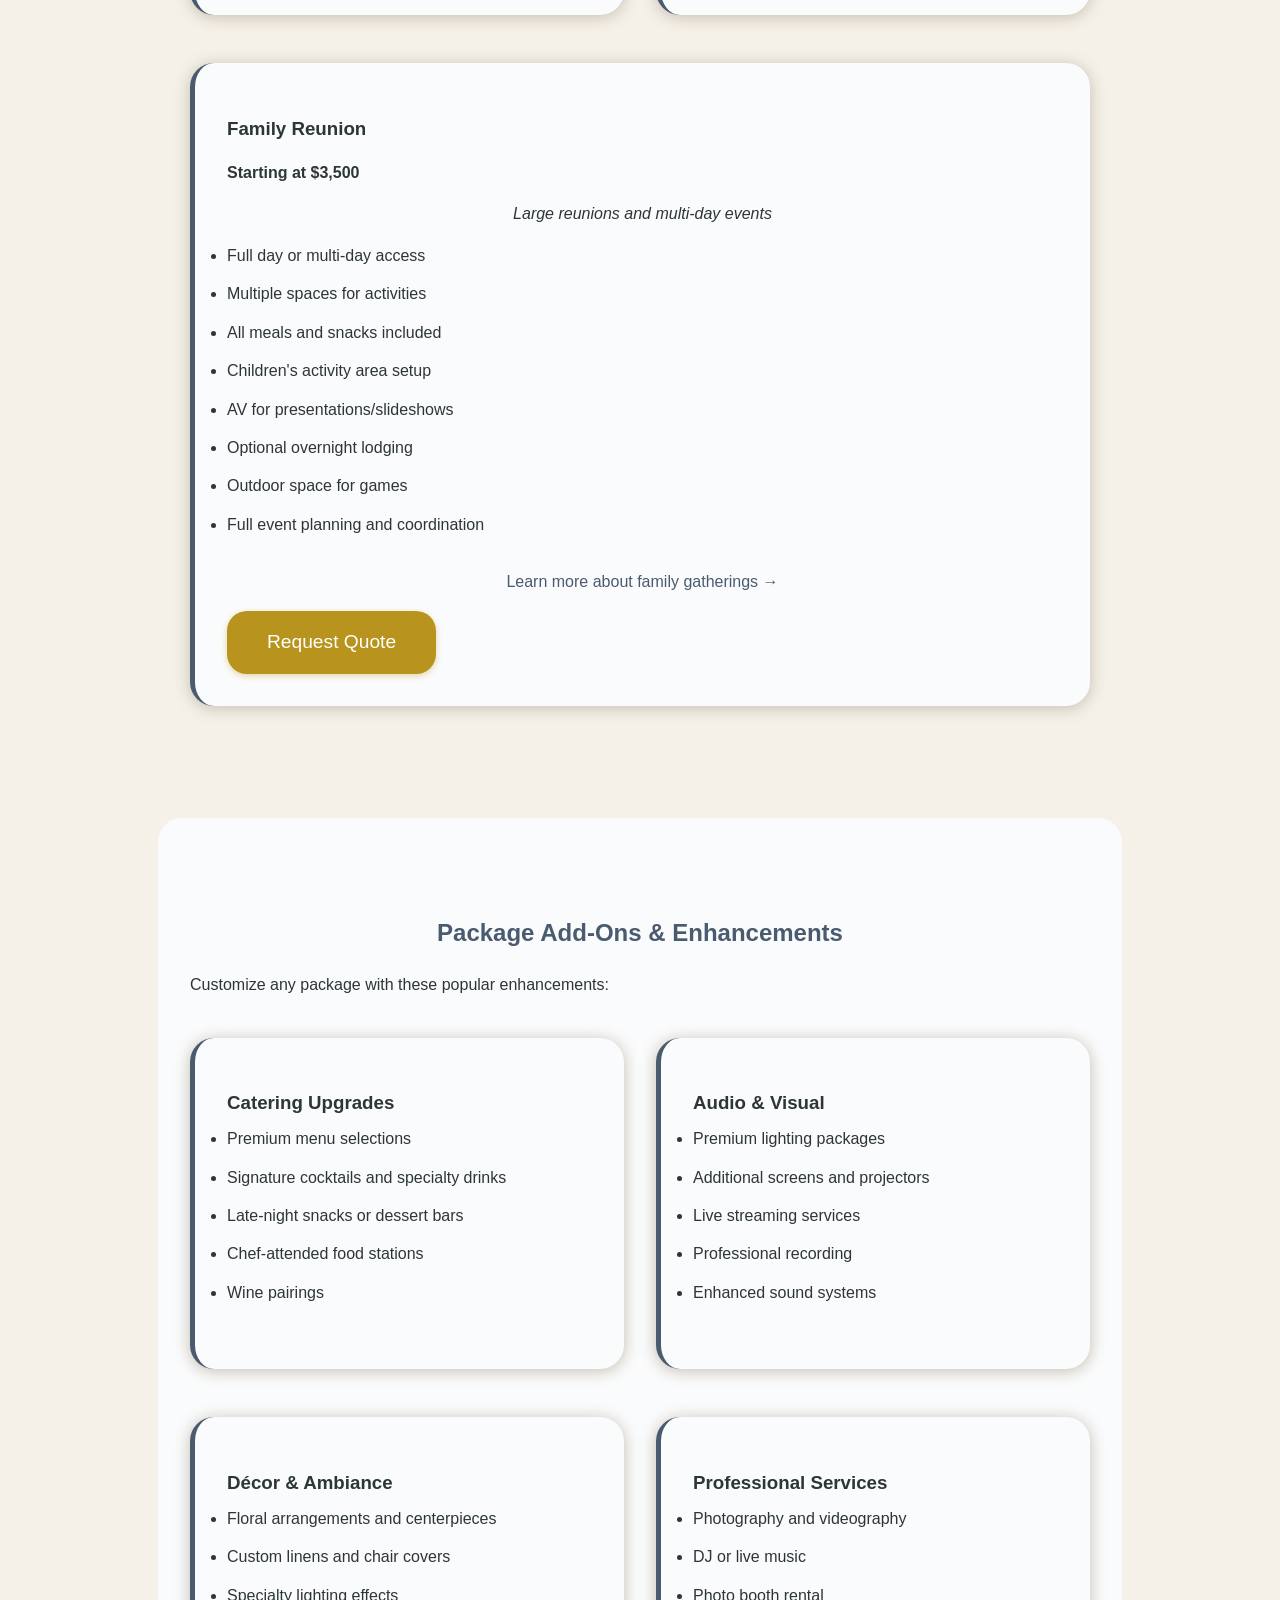
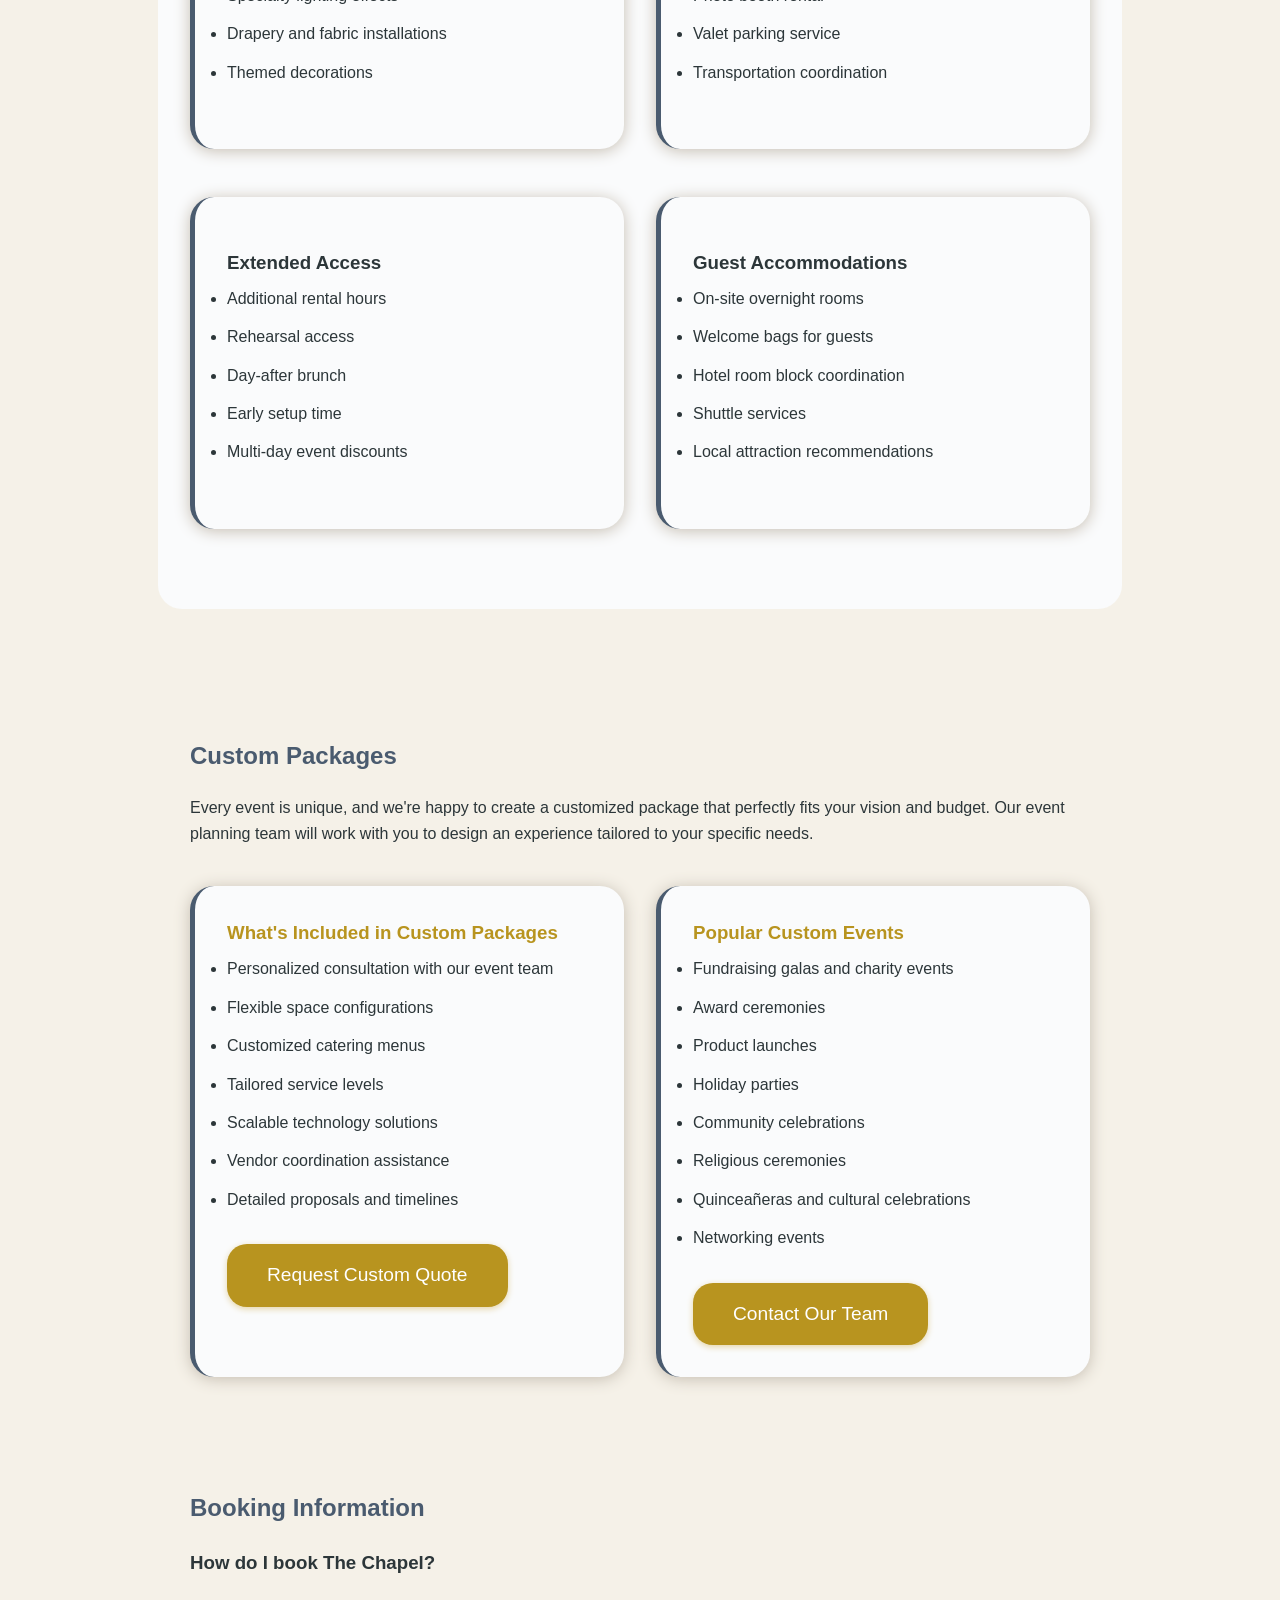
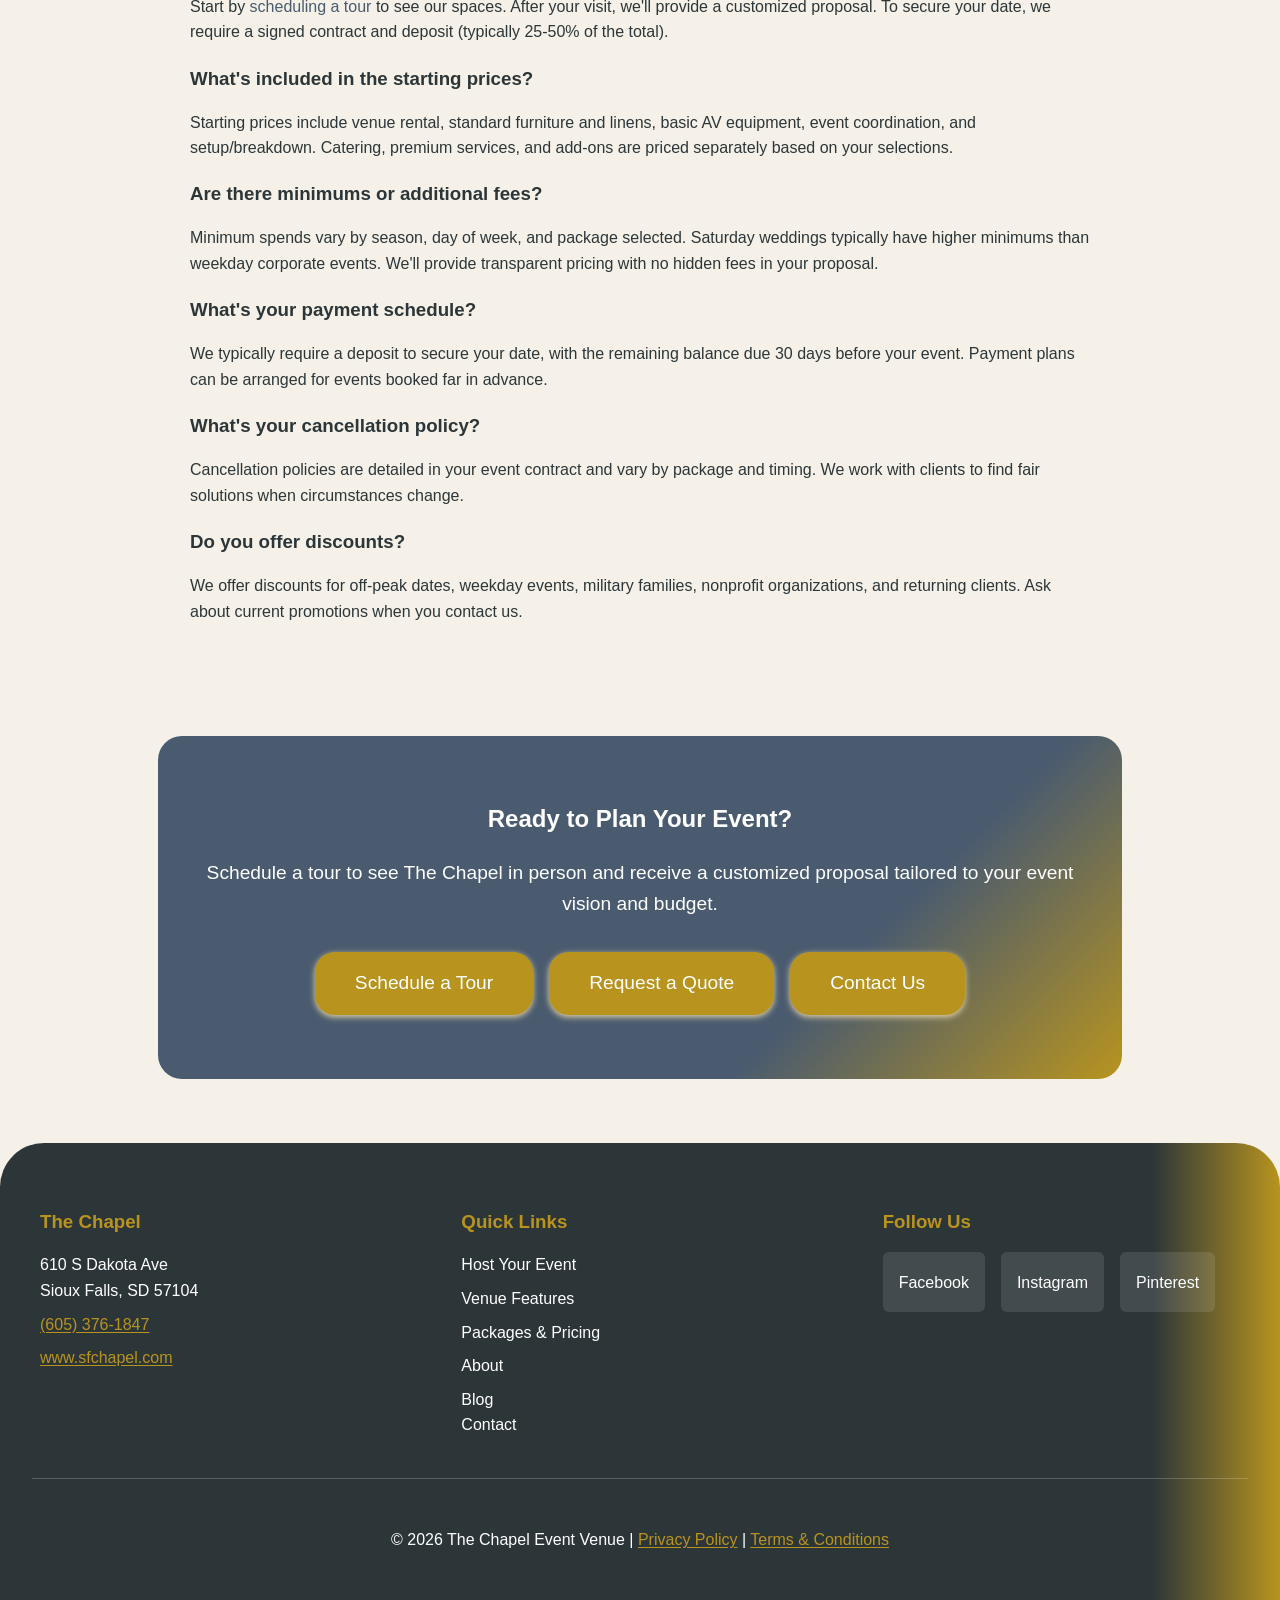
<file: packages.html>
<!DOCTYPE html>
<html lang="en">
<head>
  <meta charset="UTF-8">
  <title>Packages & Pricing | The Chapel Event Venue</title>
  <meta name="viewport" content="width=device-width, initial-scale=1">
  <meta name="description" content="Explore The Chapel's event packages and pricing for weddings, corporate events, and family gatherings. Flexible options and custom packages available.">
  <link rel="stylesheet" href="styles.css">
</head>
<body>
  <a href="#main-content" class="skip-link">Skip to main content</a>

  <header role="banner">
    <h1>The Chapel</h1>
    <p>Sioux Falls' Premier Event Venue</p>
    <div class="header-ctas">
      <a href="contact.html#tour" class="cta-secondary" aria-label="Schedule a tour of The Chapel">Schedule a Tour</a>
      <a href="contact.html#book" class="cta-primary" aria-label="Book The Chapel for your event">Book Your Event</a>
    </div>
  </header>

  <nav role="navigation" aria-label="Main navigation">
    <a href="index.html">Home</a>
    <a href="events.html">Host Your Event</a>
    <a href="venue.html">Venue Features</a>
    <a href="packages.html" aria-current="page">Packages & Pricing</a>
    <a href="about.html">About</a>
    <a href="blog.html">Blog</a>
    <a href="contact.html">Contact</a>
  </nav>

  <main id="main-content" role="main">
    <section class="hero" aria-label="Packages overview">
      <h2>Flexible Packages for Every Celebration</h2>
      <p>The Chapel offers comprehensive event packages designed to fit your vision and budget. All packages include our beautiful venue spaces, essential amenities, and personalized service. Explore our options below or <a href="contact.html#book" class="link-primary-bold">contact us</a> for a custom quote.</p>
    </section>

    <section aria-labelledby="wedding-packages-heading">
      <h2 id="wedding-packages-heading">Wedding Packages</h2>
      <p>Create your dream wedding with our elegant ceremony and reception spaces, exceptional catering, and dedicated event coordination.</p>
      <div class="grid">
        <div class="testimonial-card">
          <h3>Intimate Celebration</h3>
          <p><strong>Starting at $3,500</strong></p>
          <p class="text-center"><em>Perfect for 50 guests or fewer</em></p>
          <ul>
            <li>6-hour venue rental</li>
            <li>Ceremony and reception space</li>
            <li>Tables, chairs, and linens</li>
            <li>Basic sound system</li>
            <li>Event coordination</li>
            <li>Bridal suite and groom's lounge access</li>
          </ul>
          <p class="text-center" style="margin-top: 1.5rem;"><a href="weddings.html" class="link-primary">Learn more about weddings →</a></p>
          <a href="contact.html#book" class="cta" aria-label="Request intimate wedding quote">Request Quote</a>
        </div>
        <div class="testimonial-card">
          <h3>Classic Wedding</h3>
          <p><strong>Starting at $6,500</strong></p>
          <p class="text-center"><em>Most popular for 75-150 guests</em></p>
          <ul>
            <li>8-hour venue rental</li>
            <li>All ceremony and reception spaces</li>
            <li>Premium tables, chairs, and linens</li>
            <li>Professional sound and lighting</li>
            <li>Dedicated event coordinator</li>
            <li>Cocktail hour space and bar setup</li>
            <li>Complimentary planning consultations</li>
          </ul>
          <p class="text-center" style="margin-top: 1.5rem;"><a href="weddings.html" class="link-primary">Learn more about weddings →</a></p>
          <a href="contact.html#book" class="cta" aria-label="Request classic wedding quote">Request Quote</a>
        </div>
        <div class="testimonial-card">
          <h3>Grand Celebration</h3>
          <p><strong>Starting at $10,000</strong></p>
          <p class="text-center"><em>Ultimate experience for 150-200 guests</em></p>
          <ul>
            <li>10-hour venue rental</li>
            <li>Full venue including outdoor spaces</li>
            <li>Luxury linens and décor</li>
            <li>Premium AV and lighting packages</li>
            <li>Full-service event coordination</li>
            <li>Rehearsal dinner space</li>
            <li>Day-after brunch accommodation</li>
            <li>Preferred vendor coordination</li>
          </ul>
          <p class="text-center" style="margin-top: 1.5rem;"><a href="weddings.html" class="link-primary">Learn more about weddings →</a></p>
          <a href="contact.html#book" class="cta" aria-label="Request grand wedding quote">Request Quote</a>
        </div>
      </div>
    </section>

    <section aria-labelledby="corporate-packages-heading" class="testimonials">
      <h2 id="corporate-packages-heading">Corporate Event Packages</h2>
      <p>Professional meeting spaces with cutting-edge technology and exceptional service for conferences, retreats, and business gatherings.</p>
      <div class="grid">
        <div class="testimonial-card">
          <h3>Half-Day Meeting</h3>
          <p><strong>Starting at $1,200</strong></p>
          <p class="text-center"><em>4-hour sessions</em></p>
          <ul>
            <li>4-hour room rental</li>
            <li>Choice of meeting space</li>
            <li>Standard AV equipment</li>
            <li>High-speed Wi-Fi</li>
            <li>Coffee, tea, and water service</li>
            <li>Tables and chairs in preferred setup</li>
            <li>Basic technical support</li>
          </ul>
          <p class="text-center" style="margin-top: 1.5rem;"><a href="corporate.html" class="link-primary">Learn more about corporate events →</a></p>
          <a href="contact.html#book" class="cta" aria-label="Request half-day meeting quote">Request Quote</a>
        </div>
        <div class="testimonial-card">
          <h3>Full-Day Conference</h3>
          <p><strong>Starting at $2,500</strong></p>
          <p class="text-center"><em>Our most popular corporate package</em></p>
          <ul>
            <li>8-hour venue access</li>
            <li>Conference hall plus breakout rooms</li>
            <li>Premium AV package</li>
            <li>Dedicated Wi-Fi network</li>
            <li>Continental breakfast and lunch</li>
            <li>All-day beverage service</li>
            <li>On-site event coordinator</li>
            <li>Full technical support</li>
          </ul>
          <p class="text-center" style="margin-top: 1.5rem;"><a href="corporate.html" class="link-primary">Learn more about corporate events →</a></p>
          <a href="contact.html#book" class="cta" aria-label="Request full-day conference quote">Request Quote</a>
        </div>
        <div class="testimonial-card">
          <h3>Multi-Day Retreat</h3>
          <p><strong>Starting at $6,000</strong></p>
          <p class="text-center"><em>2-3 day comprehensive solution</em></p>
          <ul>
            <li>2-3 day venue access</li>
            <li>Multiple meeting spaces</li>
            <li>Complete AV and tech package</li>
            <li>All meals and snacks included</li>
            <li>Evening networking receptions</li>
            <li>Team-building coordination</li>
            <li>Optional lodging accommodations</li>
            <li>Dedicated event management team</li>
          </ul>
          <p class="text-center" style="margin-top: 1.5rem;"><a href="corporate.html" class="link-primary">Learn more about corporate events →</a></p>
          <a href="contact.html#book" class="cta" aria-label="Request multi-day retreat quote">Request Quote</a>
        </div>
      </div>
    </section>

    <section aria-labelledby="family-packages-heading">
      <h2 id="family-packages-heading">Family Gathering Packages</h2>
      <p>Celebrate life's special moments with packages designed for reunions, milestone birthdays, anniversaries, and family celebrations.</p>
      <div class="grid">
        <div class="testimonial-card">
          <h3>Small Family Gathering</h3>
          <p><strong>Starting at $800</strong></p>
          <p class="text-center"><em>Perfect for 20-40 guests</em></p>
          <ul>
            <li>4-hour venue rental</li>
            <li>Intimate dining room or lounge</li>
            <li>Tables, chairs, and basic linens</li>
            <li>Sound system for music or speeches</li>
            <li>Beverage service setup</li>
            <li>Basic event coordination</li>
          </ul>
          <p class="text-center" style="margin-top: 1.5rem;"><a href="family.html" class="link-primary">Learn more about family gatherings →</a></p>
          <a href="contact.html#book" class="cta" aria-label="Request small gathering quote">Request Quote</a>
        </div>
        <div class="testimonial-card">
          <h3>Family Celebration</h3>
          <p><strong>Starting at $1,800</strong></p>
          <p class="text-center"><em>Birthdays, anniversaries, special occasions</em></p>
          <ul>
            <li>6-hour venue rental</li>
            <li>Main gathering hall</li>
            <li>Premium tables, chairs, and linens</li>
            <li>Audio system</li>
            <li>Buffet or plated meal catering</li>
            <li>Beverage service and bar setup</li>
            <li>Event coordination support</li>
            <li>Access to outdoor spaces</li>
          </ul>
          <p class="text-center" style="margin-top: 1.5rem;"><a href="family.html" class="link-primary">Learn more about family gatherings →</a></p>
          <a href="contact.html#book" class="cta" aria-label="Request family celebration quote">Request Quote</a>
        </div>
        <div class="testimonial-card">
          <h3>Family Reunion</h3>
          <p><strong>Starting at $3,500</strong></p>
          <p class="text-center"><em>Large reunions and multi-day events</em></p>
          <ul>
            <li>Full day or multi-day access</li>
            <li>Multiple spaces for activities</li>
            <li>All meals and snacks included</li>
            <li>Children's activity area setup</li>
            <li>AV for presentations/slideshows</li>
            <li>Optional overnight lodging</li>
            <li>Outdoor space for games</li>
            <li>Full event planning and coordination</li>
          </ul>
          <p class="text-center" style="margin-top: 1.5rem;"><a href="family.html" class="link-primary">Learn more about family gatherings →</a></p>
          <a href="contact.html#book" class="cta" aria-label="Request family reunion quote">Request Quote</a>
        </div>
      </div>
    </section>

    <section aria-labelledby="addons-heading" class="testimonials">
      <h2 id="addons-heading">Package Add-Ons & Enhancements</h2>
      <p>Customize any package with these popular enhancements:</p>
      <div class="grid">
        <div>
          <h3>Catering Upgrades</h3>
          <ul>
            <li>Premium menu selections</li>
            <li>Signature cocktails and specialty drinks</li>
            <li>Late-night snacks or dessert bars</li>
            <li>Chef-attended food stations</li>
            <li>Wine pairings</li>
          </ul>
        </div>
        <div>
          <h3>Audio & Visual</h3>
          <ul>
            <li>Premium lighting packages</li>
            <li>Additional screens and projectors</li>
            <li>Live streaming services</li>
            <li>Professional recording</li>
            <li>Enhanced sound systems</li>
          </ul>
        </div>
        <div>
          <h3>Décor & Ambiance</h3>
          <ul>
            <li>Floral arrangements and centerpieces</li>
            <li>Custom linens and chair covers</li>
            <li>Specialty lighting effects</li>
            <li>Drapery and fabric installations</li>
            <li>Themed decorations</li>
          </ul>
        </div>
        <div>
          <h3>Professional Services</h3>
          <ul>
            <li>Photography and videography</li>
            <li>DJ or live music</li>
            <li>Photo booth rental</li>
            <li>Valet parking service</li>
            <li>Transportation coordination</li>
          </ul>
        </div>
        <div>
          <h3>Extended Access</h3>
          <ul>
            <li>Additional rental hours</li>
            <li>Rehearsal access</li>
            <li>Day-after brunch</li>
            <li>Early setup time</li>
            <li>Multi-day event discounts</li>
          </ul>
        </div>
        <div>
          <h3>Guest Accommodations</h3>
          <ul>
            <li>On-site overnight rooms</li>
            <li>Welcome bags for guests</li>
            <li>Hotel room block coordination</li>
            <li>Shuttle services</li>
            <li>Local attraction recommendations</li>
          </ul>
        </div>
      </div>
    </section>

    <section aria-labelledby="custom-heading">
      <h2 id="custom-heading">Custom Packages</h2>
      <p>Every event is unique, and we're happy to create a customized package that perfectly fits your vision and budget. Our event planning team will work with you to design an experience tailored to your specific needs.</p>
      <div class="grid">
        <div class="event-card">
          <h3>What's Included in Custom Packages</h3>
          <ul>
            <li>Personalized consultation with our event team</li>
            <li>Flexible space configurations</li>
            <li>Customized catering menus</li>
            <li>Tailored service levels</li>
            <li>Scalable technology solutions</li>
            <li>Vendor coordination assistance</li>
            <li>Detailed proposals and timelines</li>
          </ul>
          <a href="contact.html#book" class="cta" aria-label="Request custom package consultation">Request Custom Quote</a>
        </div>
        <div class="event-card">
          <h3>Popular Custom Events</h3>
          <ul>
            <li>Fundraising galas and charity events</li>
            <li>Award ceremonies</li>
            <li>Product launches</li>
            <li>Holiday parties</li>
            <li>Community celebrations</li>
            <li>Religious ceremonies</li>
            <li>Quinceañeras and cultural celebrations</li>
            <li>Networking events</li>
          </ul>
          <a href="contact.html" class="cta" aria-label="Contact us about custom events">Contact Our Team</a>
        </div>
      </div>
    </section>

    <section aria-labelledby="booking-heading">
      <h2 id="booking-heading">Booking Information</h2>
      <div class="faq-list">
        <div class="faq-item">
          <h3>How do I book The Chapel?</h3>
          <p>Start by <a href="contact.html#tour" class="link-primary">scheduling a tour</a> to see our spaces. After your visit, we'll provide a customized proposal. To secure your date, we require a signed contract and deposit (typically 25-50% of the total).</p>
        </div>
        <div class="faq-item">
          <h3>What's included in the starting prices?</h3>
          <p>Starting prices include venue rental, standard furniture and linens, basic AV equipment, event coordination, and setup/breakdown. Catering, premium services, and add-ons are priced separately based on your selections.</p>
        </div>
        <div class="faq-item">
          <h3>Are there minimums or additional fees?</h3>
          <p>Minimum spends vary by season, day of week, and package selected. Saturday weddings typically have higher minimums than weekday corporate events. We'll provide transparent pricing with no hidden fees in your proposal.</p>
        </div>
        <div class="faq-item">
          <h3>What's your payment schedule?</h3>
          <p>We typically require a deposit to secure your date, with the remaining balance due 30 days before your event. Payment plans can be arranged for events booked far in advance.</p>
        </div>
        <div class="faq-item">
          <h3>What's your cancellation policy?</h3>
          <p>Cancellation policies are detailed in your event contract and vary by package and timing. We work with clients to find fair solutions when circumstances change.</p>
        </div>
        <div class="faq-item">
          <h3>Do you offer discounts?</h3>
          <p>We offer discounts for off-peak dates, weekday events, military families, nonprofit organizations, and returning clients. Ask about current promotions when you contact us.</p>
        </div>
      </div>
    </section>

    <section aria-labelledby="cta-heading" class="cta-section">
      <h2 id="cta-heading">Ready to Plan Your Event?</h2>
      <p>Schedule a tour to see The Chapel in person and receive a customized proposal tailored to your event vision and budget.</p>
      <div class="cta-buttons">
        <a href="contact.html#tour" class="cta" aria-label="Schedule a venue tour">Schedule a Tour</a>
        <a href="contact.html#book" class="cta cta-secondary-large" aria-label="Request a customized quote">Request a Quote</a>
        <a href="contact.html" class="cta cta-secondary-large" aria-label="Contact The Chapel">Contact Us</a>
      </div>
    </section>
  </main>

  <footer role="contentinfo">
    <div class="footer-content">
      <div class="footer-section">
        <h3>The Chapel</h3>
        <p>610 S Dakota Ave<br>Sioux Falls, SD 57104</p>
        <p><a href="tel:+16053761847" aria-label="Call The Chapel at (605) 376-1847">(605) 376-1847</a></p>
        <p><a href="https://www.sfchapel.com" aria-label="Visit The Chapel website">www.sfchapel.com</a></p>
      </div>
      <div class="footer-section">
        <h3>Quick Links</h3>
        <ul class="footer-links">
          <li><a href="events.html">Host Your Event</a></li>
          <li><a href="venue.html">Venue Features</a></li>
          <li><a href="packages.html">Packages & Pricing</a></li>
          <li><a href="about.html">About</a></li>
    <a href="blog.html">Blog</a>
          <li><a href="contact.html">Contact</a></li>
        </ul>
      </div>
      <div class="footer-section">
        <h3>Follow Us</h3>
        <div class="social-icons">
          <a href="#" aria-label="Visit The Chapel on Facebook" class="social-icon">Facebook</a>
          <a href="#" aria-label="Visit The Chapel on Instagram" class="social-icon">Instagram</a>
          <a href="#" aria-label="Visit The Chapel on Pinterest" class="social-icon">Pinterest</a>
        </div>
      </div>
    </div>
    <div class="footer-bottom">
      <p>&copy; 2026 The Chapel Event Venue | <a href="privacy.html">Privacy Policy</a> | <a href="terms.html">Terms & Conditions</a></p>
    </div>
  </footer>
</body>
</html>
</file>
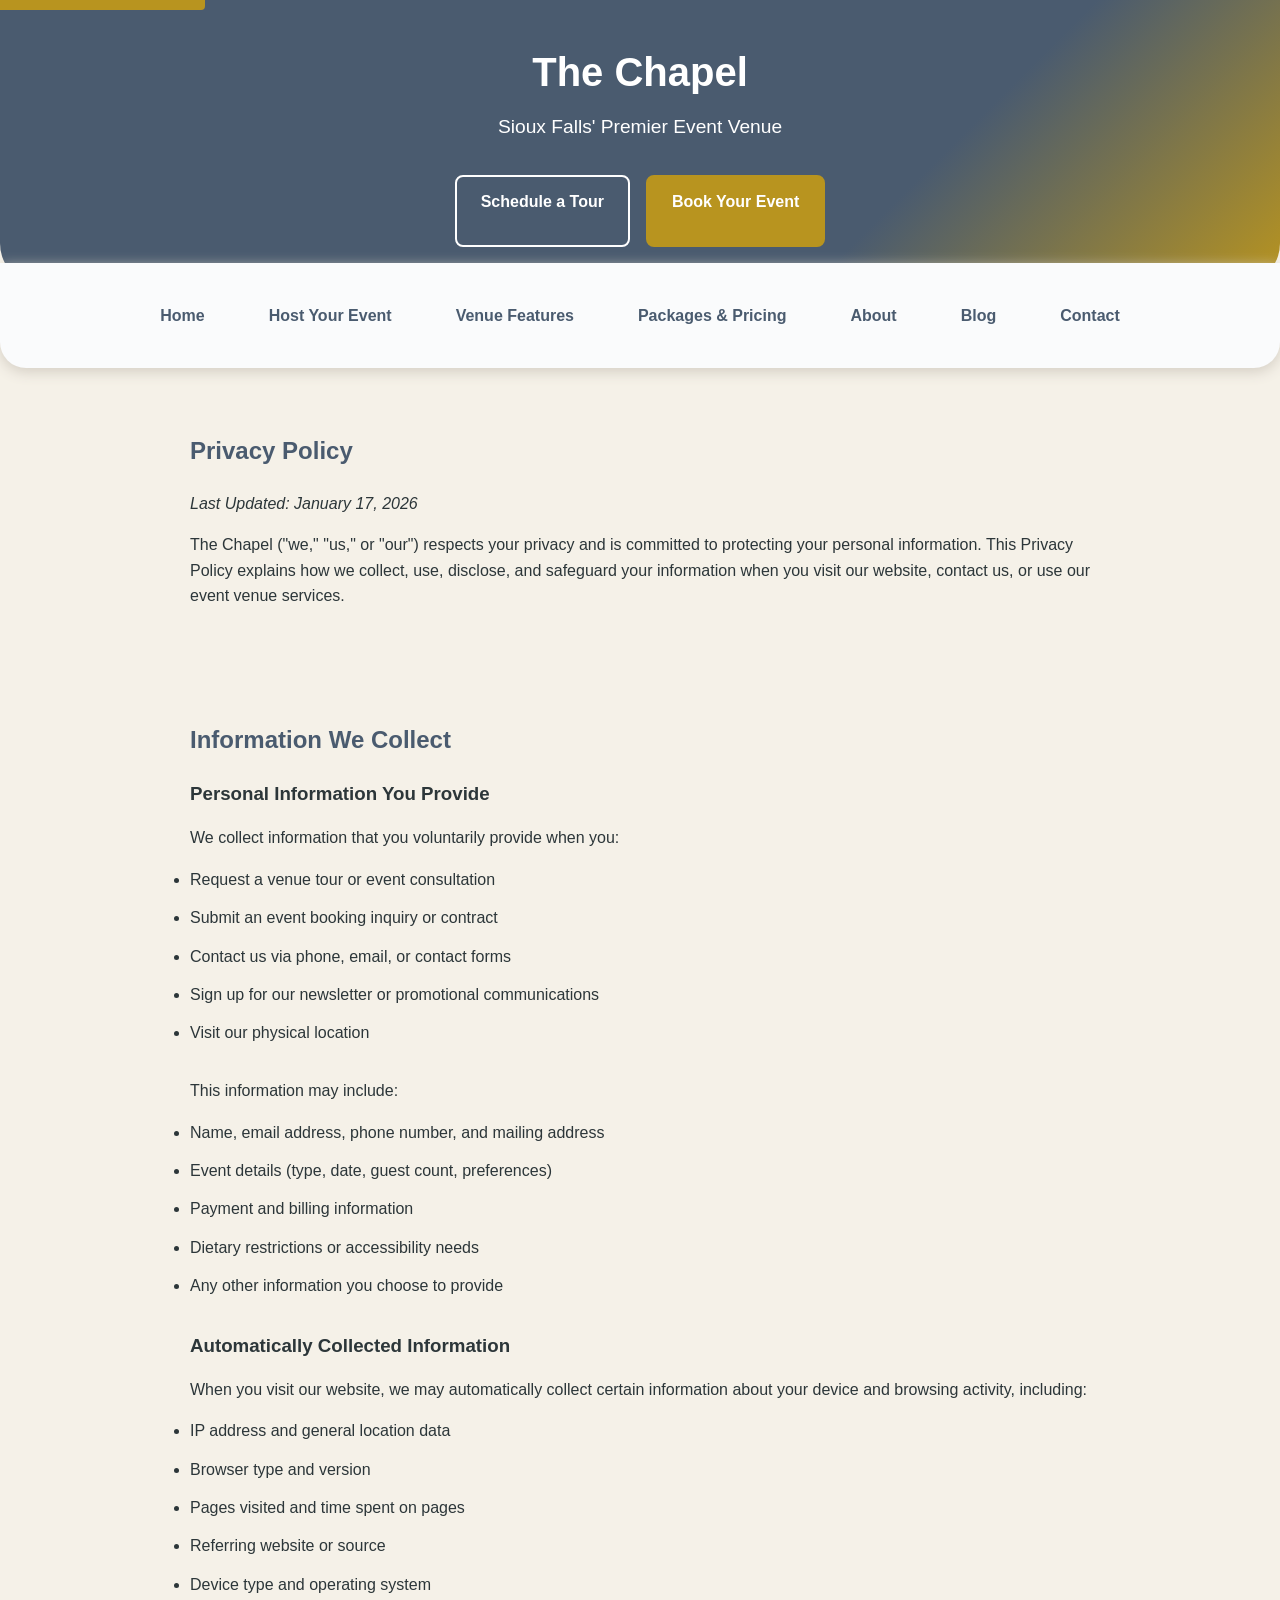
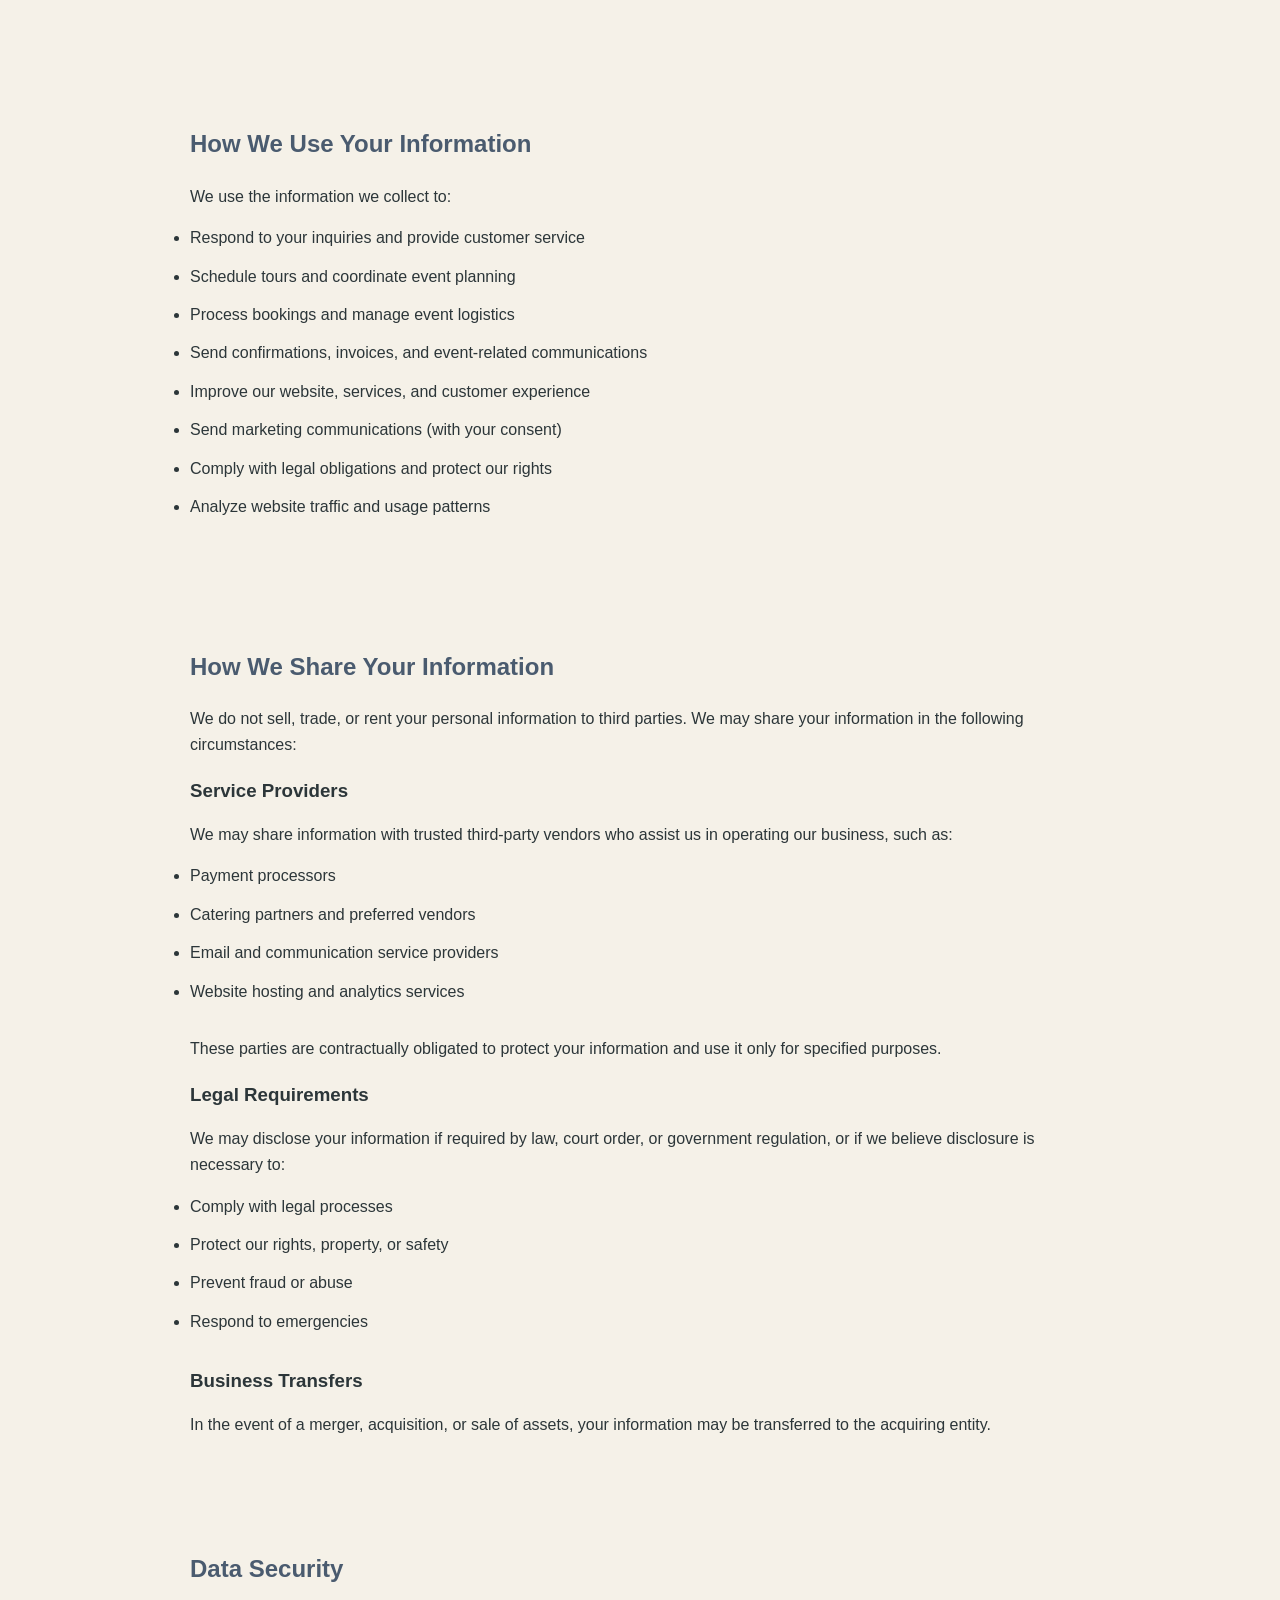
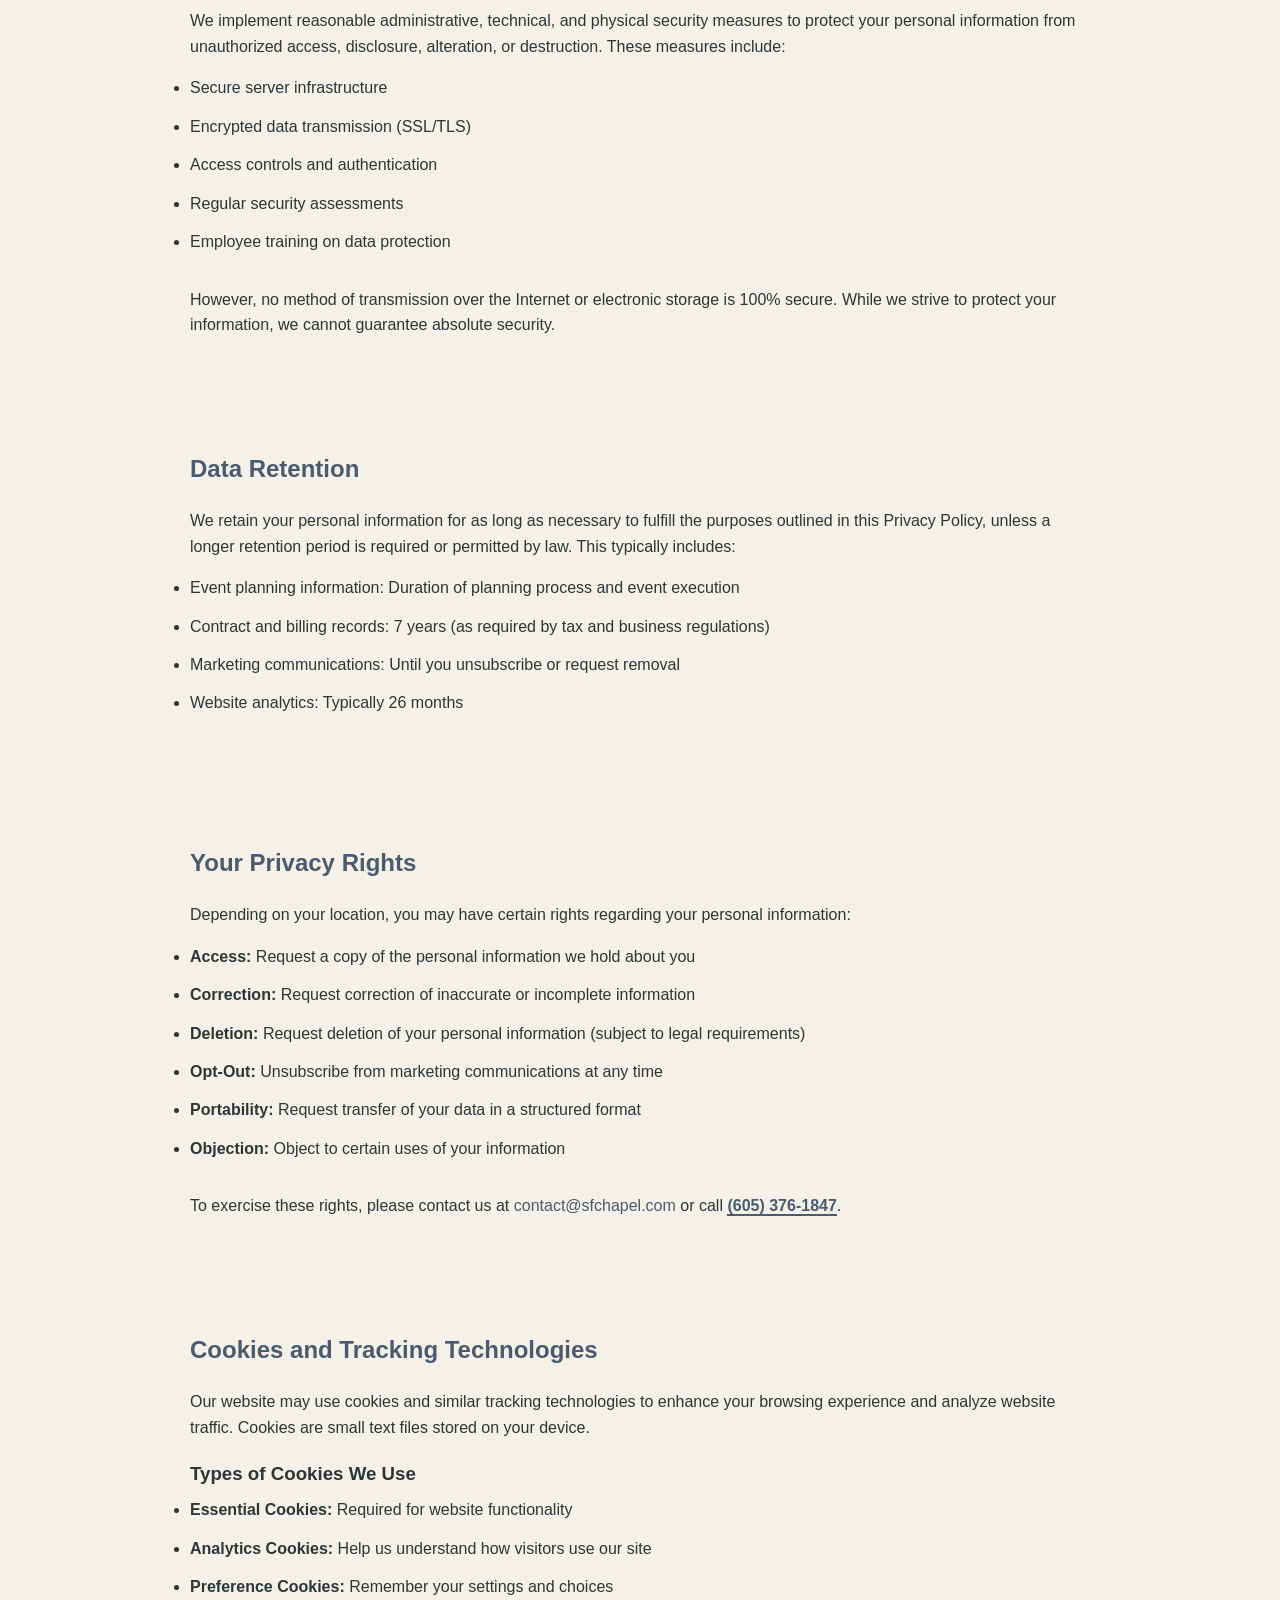
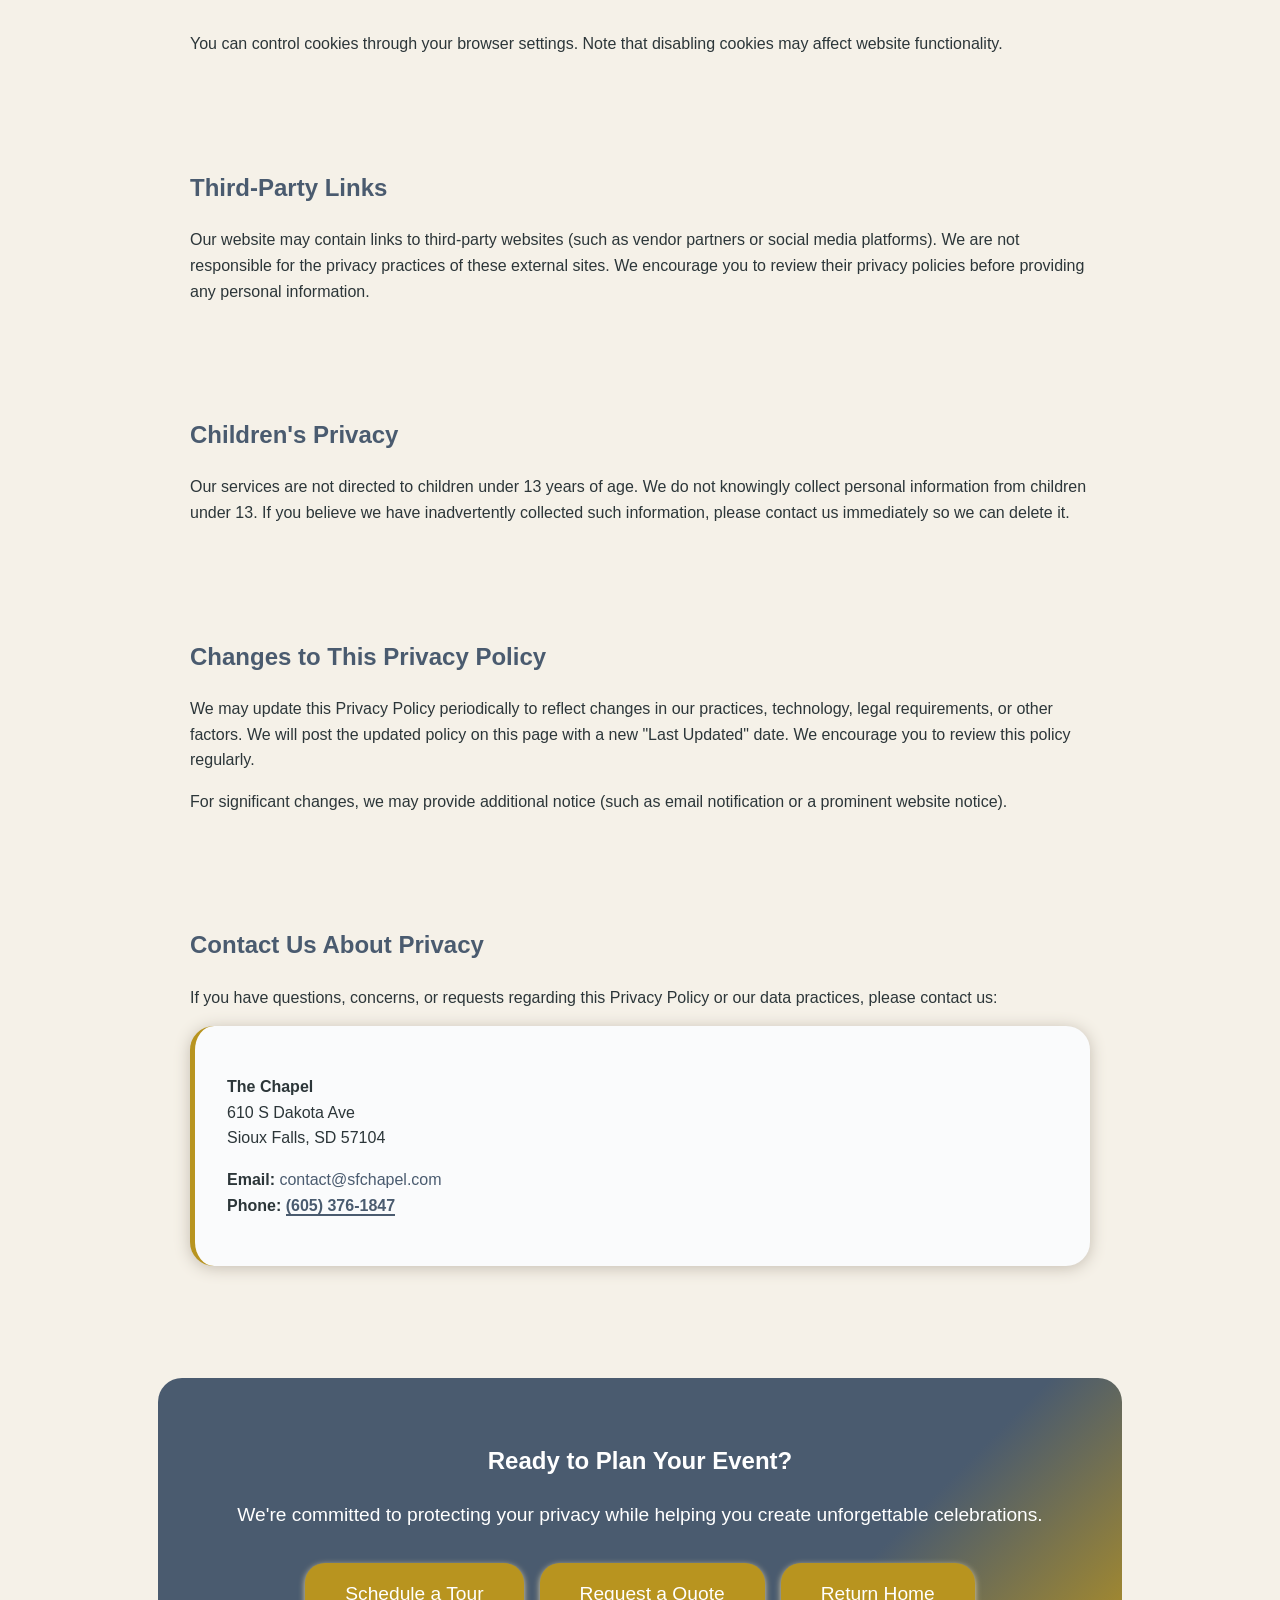
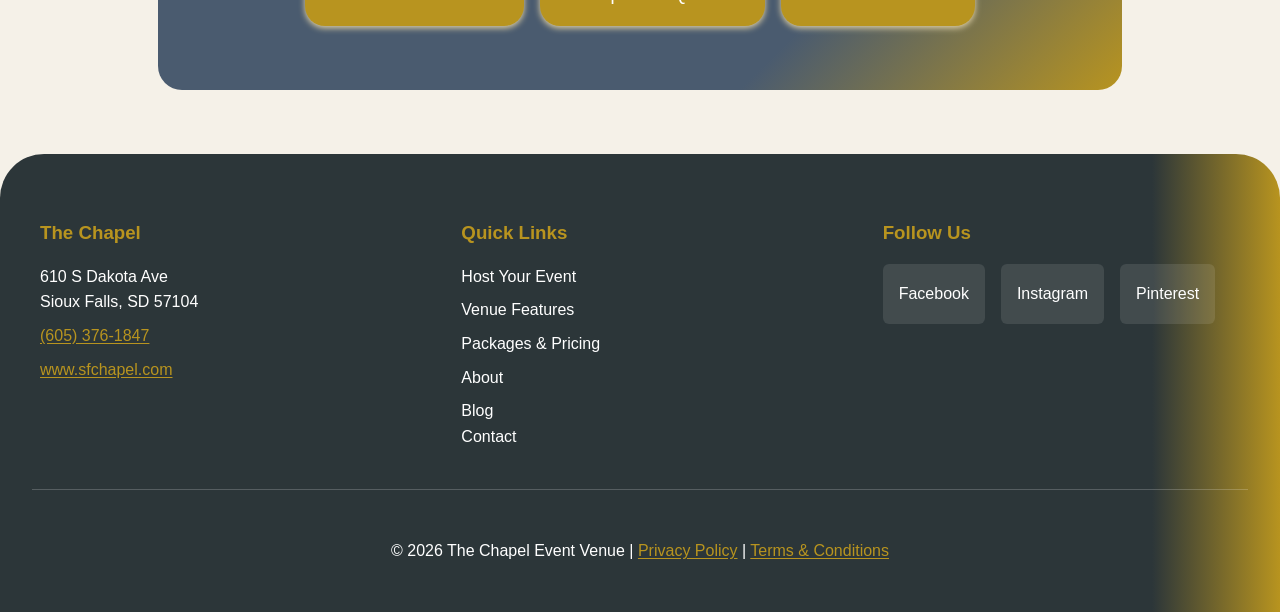
<file: privacy.html>
<!DOCTYPE html>
<html lang="en">
<head>
  <meta charset="UTF-8">
  <title>Privacy Policy | The Chapel Event Venue</title>
  <meta name="viewport" content="width=device-width, initial-scale=1">
  <meta name="description" content="The Chapel's privacy policy. Learn how we collect, use, and protect your personal information.">
  <link rel="stylesheet" href="styles.css">
</head>
<body>
  <a href="#main-content" class="skip-link">Skip to main content</a>

  <header role="banner">
    <h1>The Chapel</h1>
    <p>Sioux Falls' Premier Event Venue</p>
    <div class="header-ctas">
      <a href="contact.html#tour" class="cta-secondary" aria-label="Schedule a tour of The Chapel">Schedule a Tour</a>
      <a href="contact.html#book" class="cta-primary" aria-label="Book The Chapel for your event">Book Your Event</a>
    </div>
  </header>

  <nav role="navigation" aria-label="Main navigation">
    <a href="index.html">Home</a>
    <a href="events.html">Host Your Event</a>
    <a href="venue.html">Venue Features</a>
    <a href="packages.html">Packages & Pricing</a>
    <a href="about.html">About</a>
    <a href="blog.html">Blog</a>
    <a href="contact.html">Contact</a>
  </nav>

  <main id="main-content" role="main">
    <section aria-labelledby="privacy-heading">
      <h2 id="privacy-heading">Privacy Policy</h2>
      <p><em>Last Updated: January 17, 2026</em></p>
      <p>The Chapel ("we," "us," or "our") respects your privacy and is committed to protecting your personal information. This Privacy Policy explains how we collect, use, disclose, and safeguard your information when you visit our website, contact us, or use our event venue services.</p>
    </section>

    <section aria-labelledby="information-collection-heading">
      <h2 id="information-collection-heading">Information We Collect</h2>

      <h3>Personal Information You Provide</h3>
      <p>We collect information that you voluntarily provide when you:</p>
      <ul>
        <li>Request a venue tour or event consultation</li>
        <li>Submit an event booking inquiry or contract</li>
        <li>Contact us via phone, email, or contact forms</li>
        <li>Sign up for our newsletter or promotional communications</li>
        <li>Visit our physical location</li>
      </ul>

      <p>This information may include:</p>
      <ul>
        <li>Name, email address, phone number, and mailing address</li>
        <li>Event details (type, date, guest count, preferences)</li>
        <li>Payment and billing information</li>
        <li>Dietary restrictions or accessibility needs</li>
        <li>Any other information you choose to provide</li>
      </ul>

      <h3>Automatically Collected Information</h3>
      <p>When you visit our website, we may automatically collect certain information about your device and browsing activity, including:</p>
      <ul>
        <li>IP address and general location data</li>
        <li>Browser type and version</li>
        <li>Pages visited and time spent on pages</li>
        <li>Referring website or source</li>
        <li>Device type and operating system</li>
      </ul>
    </section>

    <section aria-labelledby="how-we-use-heading">
      <h2 id="how-we-use-heading">How We Use Your Information</h2>
      <p>We use the information we collect to:</p>
      <ul>
        <li>Respond to your inquiries and provide customer service</li>
        <li>Schedule tours and coordinate event planning</li>
        <li>Process bookings and manage event logistics</li>
        <li>Send confirmations, invoices, and event-related communications</li>
        <li>Improve our website, services, and customer experience</li>
        <li>Send marketing communications (with your consent)</li>
        <li>Comply with legal obligations and protect our rights</li>
        <li>Analyze website traffic and usage patterns</li>
      </ul>
    </section>

    <section aria-labelledby="information-sharing-heading">
      <h2 id="information-sharing-heading">How We Share Your Information</h2>
      <p>We do not sell, trade, or rent your personal information to third parties. We may share your information in the following circumstances:</p>

      <h3>Service Providers</h3>
      <p>We may share information with trusted third-party vendors who assist us in operating our business, such as:</p>
      <ul>
        <li>Payment processors</li>
        <li>Catering partners and preferred vendors</li>
        <li>Email and communication service providers</li>
        <li>Website hosting and analytics services</li>
      </ul>
      <p>These parties are contractually obligated to protect your information and use it only for specified purposes.</p>

      <h3>Legal Requirements</h3>
      <p>We may disclose your information if required by law, court order, or government regulation, or if we believe disclosure is necessary to:</p>
      <ul>
        <li>Comply with legal processes</li>
        <li>Protect our rights, property, or safety</li>
        <li>Prevent fraud or abuse</li>
        <li>Respond to emergencies</li>
      </ul>

      <h3>Business Transfers</h3>
      <p>In the event of a merger, acquisition, or sale of assets, your information may be transferred to the acquiring entity.</p>
    </section>

    <section aria-labelledby="data-security-heading">
      <h2 id="data-security-heading">Data Security</h2>
      <p>We implement reasonable administrative, technical, and physical security measures to protect your personal information from unauthorized access, disclosure, alteration, or destruction. These measures include:</p>
      <ul>
        <li>Secure server infrastructure</li>
        <li>Encrypted data transmission (SSL/TLS)</li>
        <li>Access controls and authentication</li>
        <li>Regular security assessments</li>
        <li>Employee training on data protection</li>
      </ul>
      <p>However, no method of transmission over the Internet or electronic storage is 100% secure. While we strive to protect your information, we cannot guarantee absolute security.</p>
    </section>

    <section aria-labelledby="data-retention-heading">
      <h2 id="data-retention-heading">Data Retention</h2>
      <p>We retain your personal information for as long as necessary to fulfill the purposes outlined in this Privacy Policy, unless a longer retention period is required or permitted by law. This typically includes:</p>
      <ul>
        <li>Event planning information: Duration of planning process and event execution</li>
        <li>Contract and billing records: 7 years (as required by tax and business regulations)</li>
        <li>Marketing communications: Until you unsubscribe or request removal</li>
        <li>Website analytics: Typically 26 months</li>
      </ul>
    </section>

    <section aria-labelledby="your-rights-heading">
      <h2 id="your-rights-heading">Your Privacy Rights</h2>
      <p>Depending on your location, you may have certain rights regarding your personal information:</p>
      <ul>
        <li><strong>Access:</strong> Request a copy of the personal information we hold about you</li>
        <li><strong>Correction:</strong> Request correction of inaccurate or incomplete information</li>
        <li><strong>Deletion:</strong> Request deletion of your personal information (subject to legal requirements)</li>
        <li><strong>Opt-Out:</strong> Unsubscribe from marketing communications at any time</li>
        <li><strong>Portability:</strong> Request transfer of your data in a structured format</li>
        <li><strong>Objection:</strong> Object to certain uses of your information</li>
      </ul>
      <p>To exercise these rights, please contact us at <a href="mailto:contact@sfchapel.com" class="link-primary">contact@sfchapel.com</a> or call <a href="tel:+16053761847" class="link-primary-bold">(605) 376-1847</a>.</p>
    </section>

    <section aria-labelledby="cookies-heading">
      <h2 id="cookies-heading">Cookies and Tracking Technologies</h2>
      <p>Our website may use cookies and similar tracking technologies to enhance your browsing experience and analyze website traffic. Cookies are small text files stored on your device.</p>

      <h3>Types of Cookies We Use</h3>
      <ul>
        <li><strong>Essential Cookies:</strong> Required for website functionality</li>
        <li><strong>Analytics Cookies:</strong> Help us understand how visitors use our site</li>
        <li><strong>Preference Cookies:</strong> Remember your settings and choices</li>
      </ul>

      <p>You can control cookies through your browser settings. Note that disabling cookies may affect website functionality.</p>
    </section>

    <section aria-labelledby="third-party-links-heading">
      <h2 id="third-party-links-heading">Third-Party Links</h2>
      <p>Our website may contain links to third-party websites (such as vendor partners or social media platforms). We are not responsible for the privacy practices of these external sites. We encourage you to review their privacy policies before providing any personal information.</p>
    </section>

    <section aria-labelledby="children-heading">
      <h2 id="children-heading">Children's Privacy</h2>
      <p>Our services are not directed to children under 13 years of age. We do not knowingly collect personal information from children under 13. If you believe we have inadvertently collected such information, please contact us immediately so we can delete it.</p>
    </section>

    <section aria-labelledby="changes-heading">
      <h2 id="changes-heading">Changes to This Privacy Policy</h2>
      <p>We may update this Privacy Policy periodically to reflect changes in our practices, technology, legal requirements, or other factors. We will post the updated policy on this page with a new "Last Updated" date. We encourage you to review this policy regularly.</p>
      <p>For significant changes, we may provide additional notice (such as email notification or a prominent website notice).</p>
    </section>

    <section aria-labelledby="contact-privacy-heading">
      <h2 id="contact-privacy-heading">Contact Us About Privacy</h2>
      <p>If you have questions, concerns, or requests regarding this Privacy Policy or our data practices, please contact us:</p>
      <div class="event-card">
        <p><strong>The Chapel</strong><br>
        610 S Dakota Ave<br>
        Sioux Falls, SD 57104</p>
        <p><strong>Email:</strong> <a href="mailto:contact@sfchapel.com" class="link-primary">contact@sfchapel.com</a><br>
        <strong>Phone:</strong> <a href="tel:+16053761847" class="link-primary-bold">(605) 376-1847</a></p>
      </div>
    </section>

    <section aria-labelledby="cta-heading" class="cta-section">
      <h2 id="cta-heading">Ready to Plan Your Event?</h2>
      <p>We're committed to protecting your privacy while helping you create unforgettable celebrations.</p>
      <div class="cta-buttons">
        <a href="contact.html#tour" class="cta" aria-label="Schedule a venue tour">Schedule a Tour</a>
        <a href="contact.html#book" class="cta cta-secondary-large" aria-label="Request an event quote">Request a Quote</a>
        <a href="index.html" class="cta cta-secondary-large" aria-label="Return to homepage">Return Home</a>
      </div>
    </section>
  </main>

  <footer role="contentinfo">
    <div class="footer-content">
      <div class="footer-section">
        <h3>The Chapel</h3>
        <p>610 S Dakota Ave<br>Sioux Falls, SD 57104</p>
        <p><a href="tel:+16053761847" aria-label="Call The Chapel at (605) 376-1847">(605) 376-1847</a></p>
        <p><a href="https://www.sfchapel.com" aria-label="Visit The Chapel website">www.sfchapel.com</a></p>
      </div>
      <div class="footer-section">
        <h3>Quick Links</h3>
        <ul class="footer-links">
          <li><a href="events.html">Host Your Event</a></li>
          <li><a href="venue.html">Venue Features</a></li>
          <li><a href="packages.html">Packages & Pricing</a></li>
          <li><a href="about.html">About</a></li>
    <a href="blog.html">Blog</a>
          <li><a href="contact.html">Contact</a></li>
        </ul>
      </div>
      <div class="footer-section">
        <h3>Follow Us</h3>
        <div class="social-icons">
          <a href="#" aria-label="Visit The Chapel on Facebook" class="social-icon">Facebook</a>
          <a href="#" aria-label="Visit The Chapel on Instagram" class="social-icon">Instagram</a>
          <a href="#" aria-label="Visit The Chapel on Pinterest" class="social-icon">Pinterest</a>
        </div>
      </div>
    </div>
    <div class="footer-bottom">
      <p>&copy; 2026 The Chapel Event Venue | <a href="privacy.html" aria-current="page">Privacy Policy</a> | <a href="terms.html">Terms & Conditions</a></p>
    </div>
  </footer>
</body>
</html>
</file>
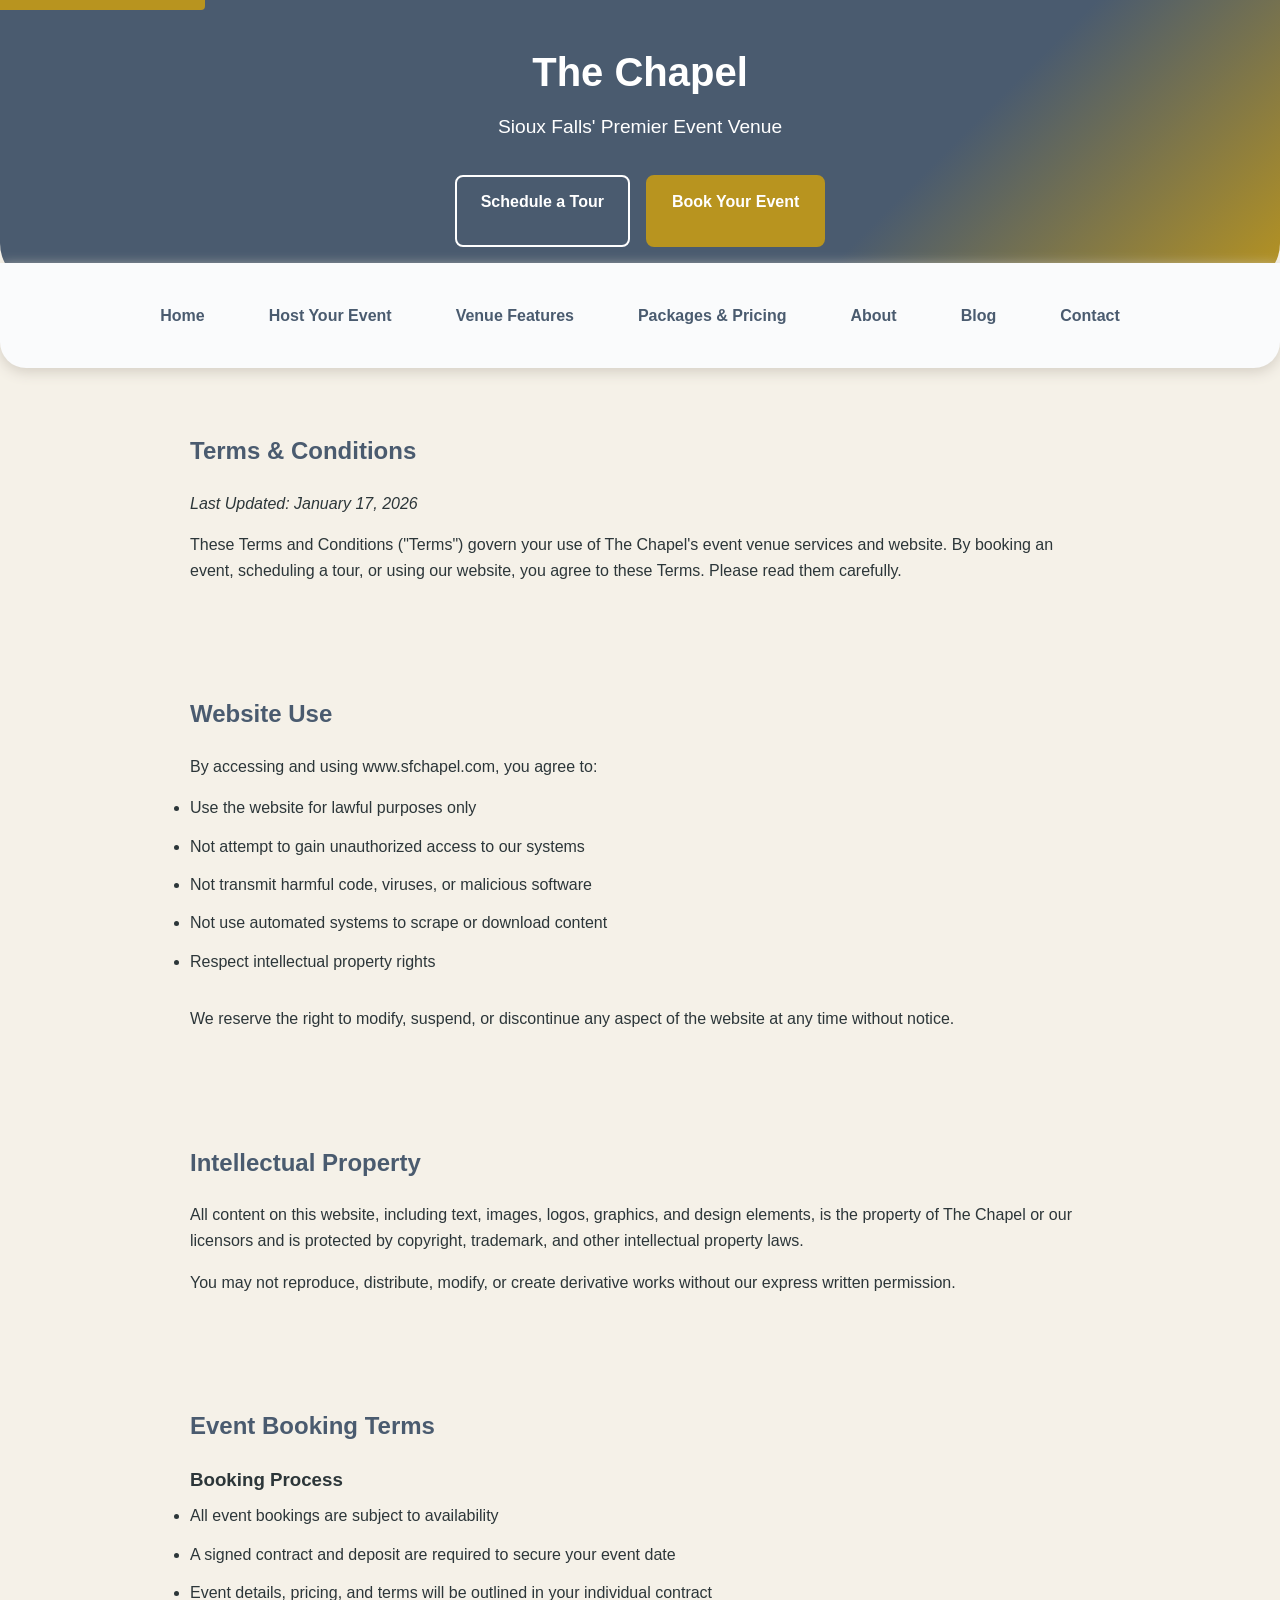
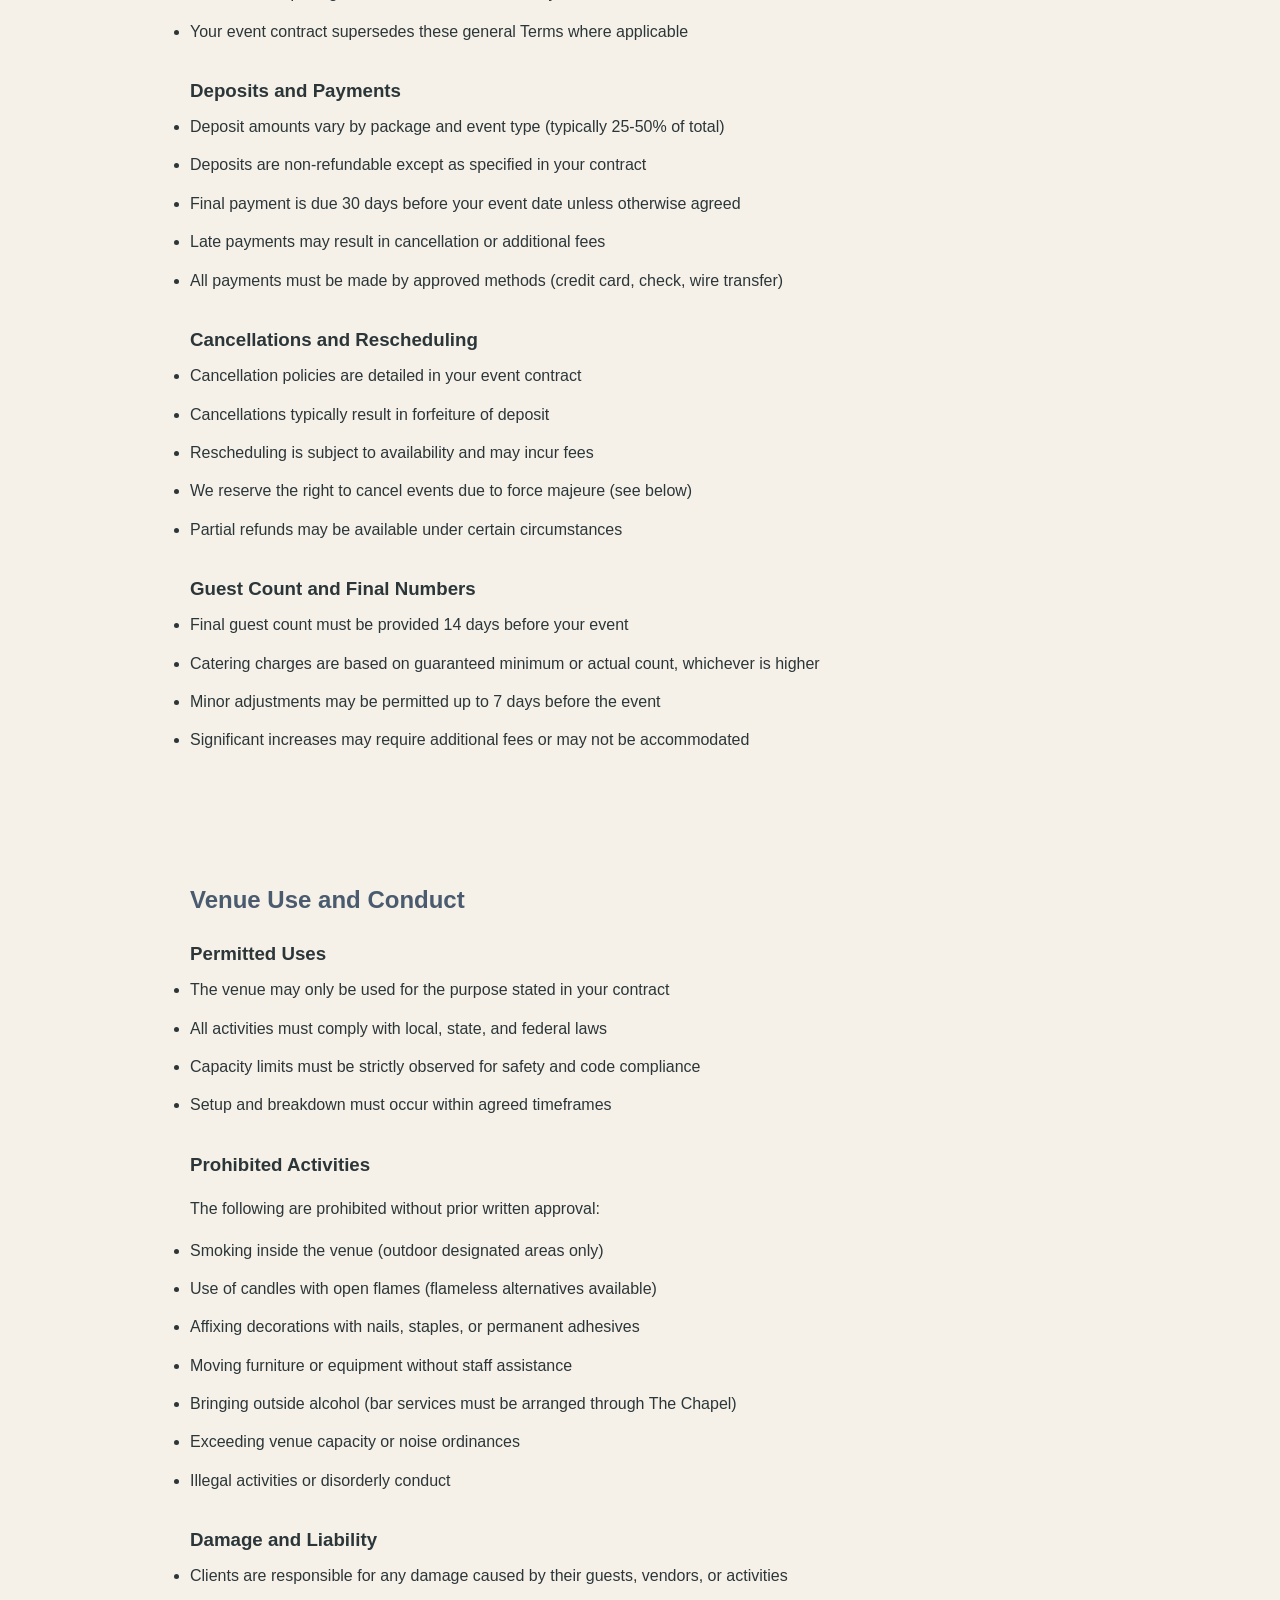
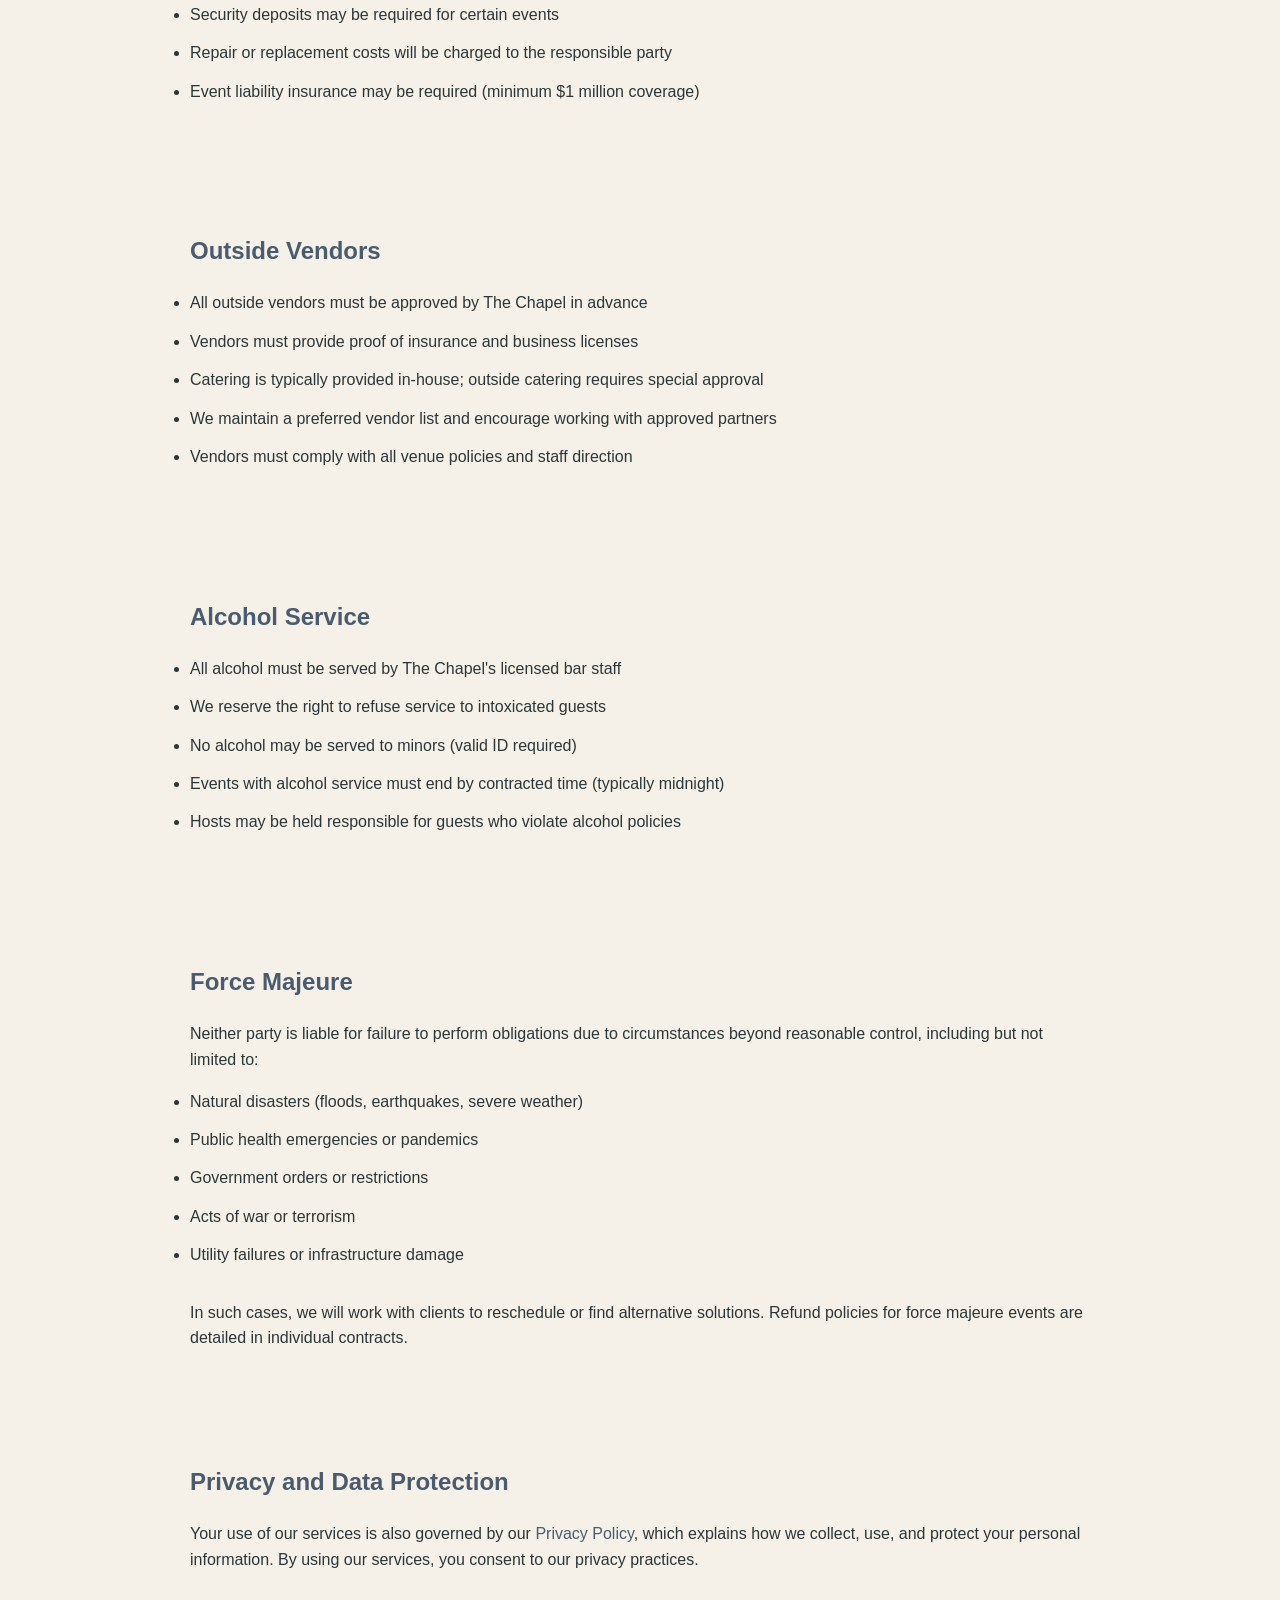
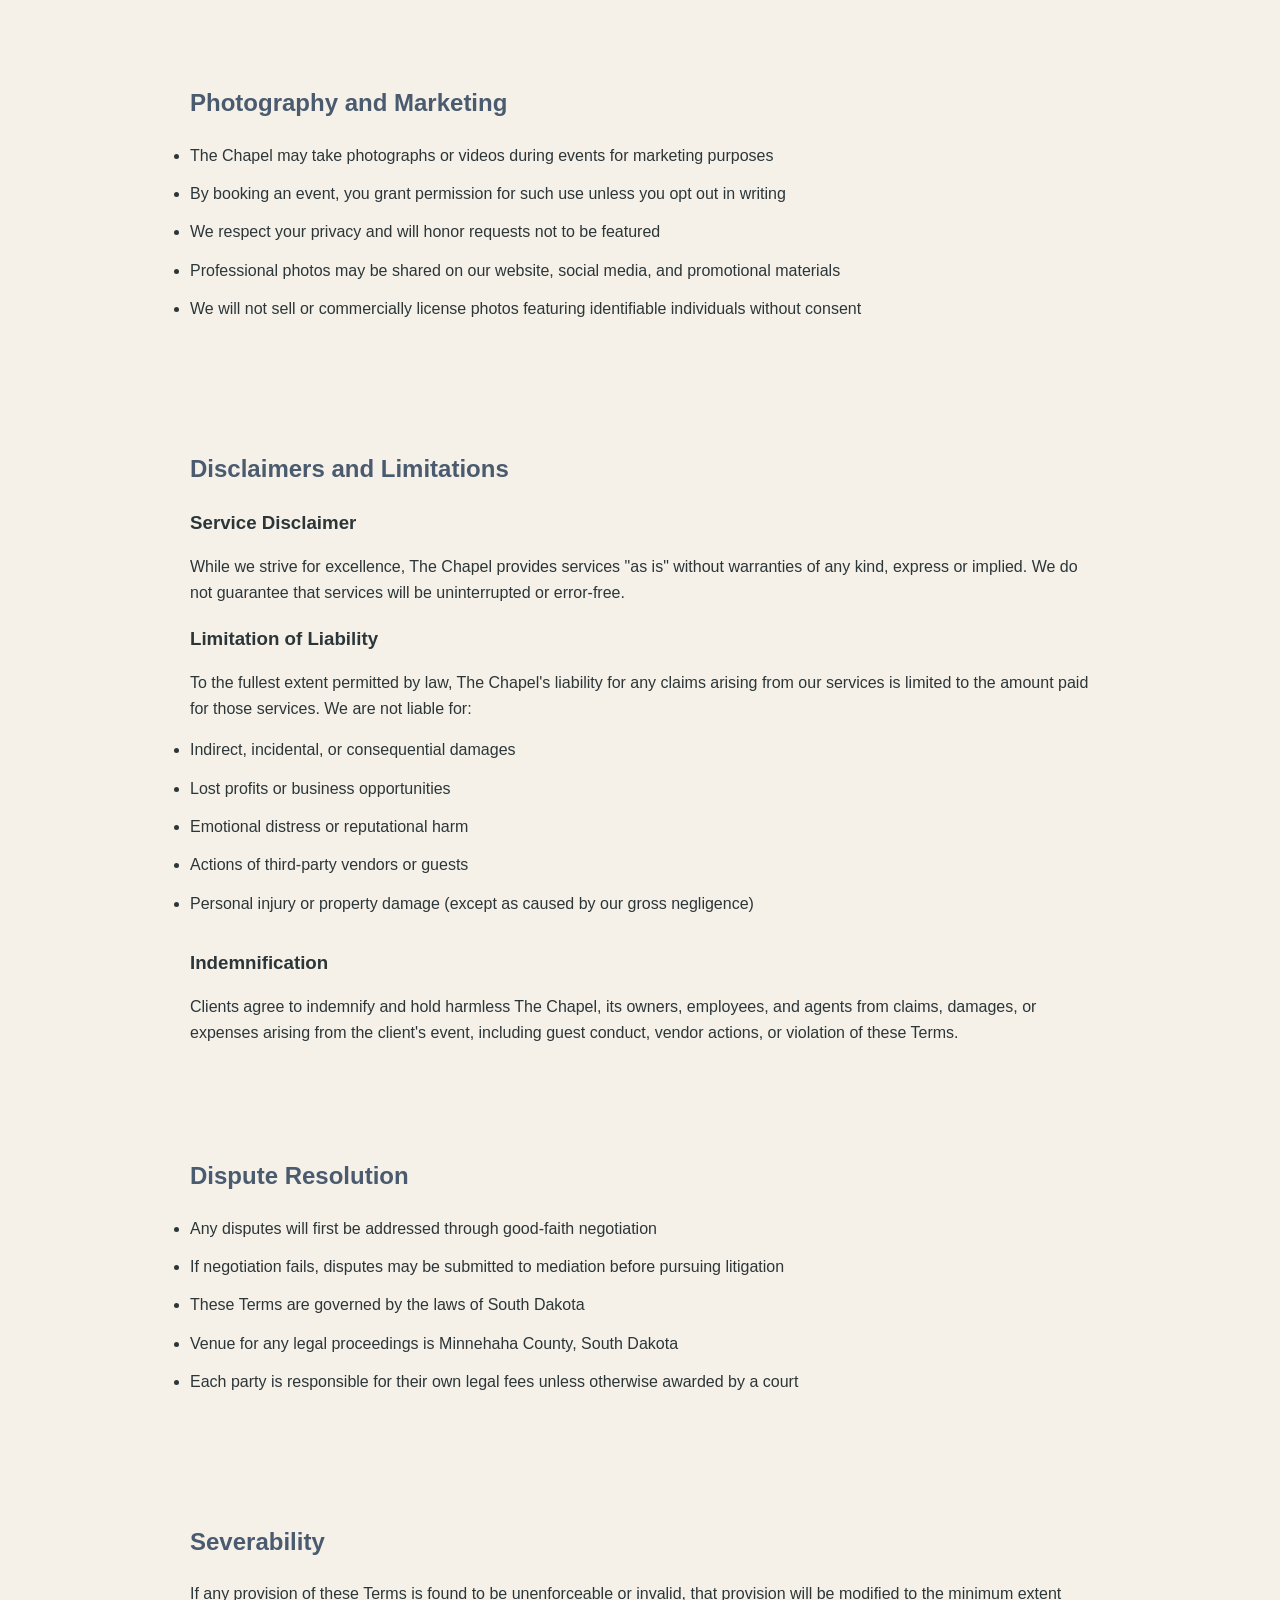
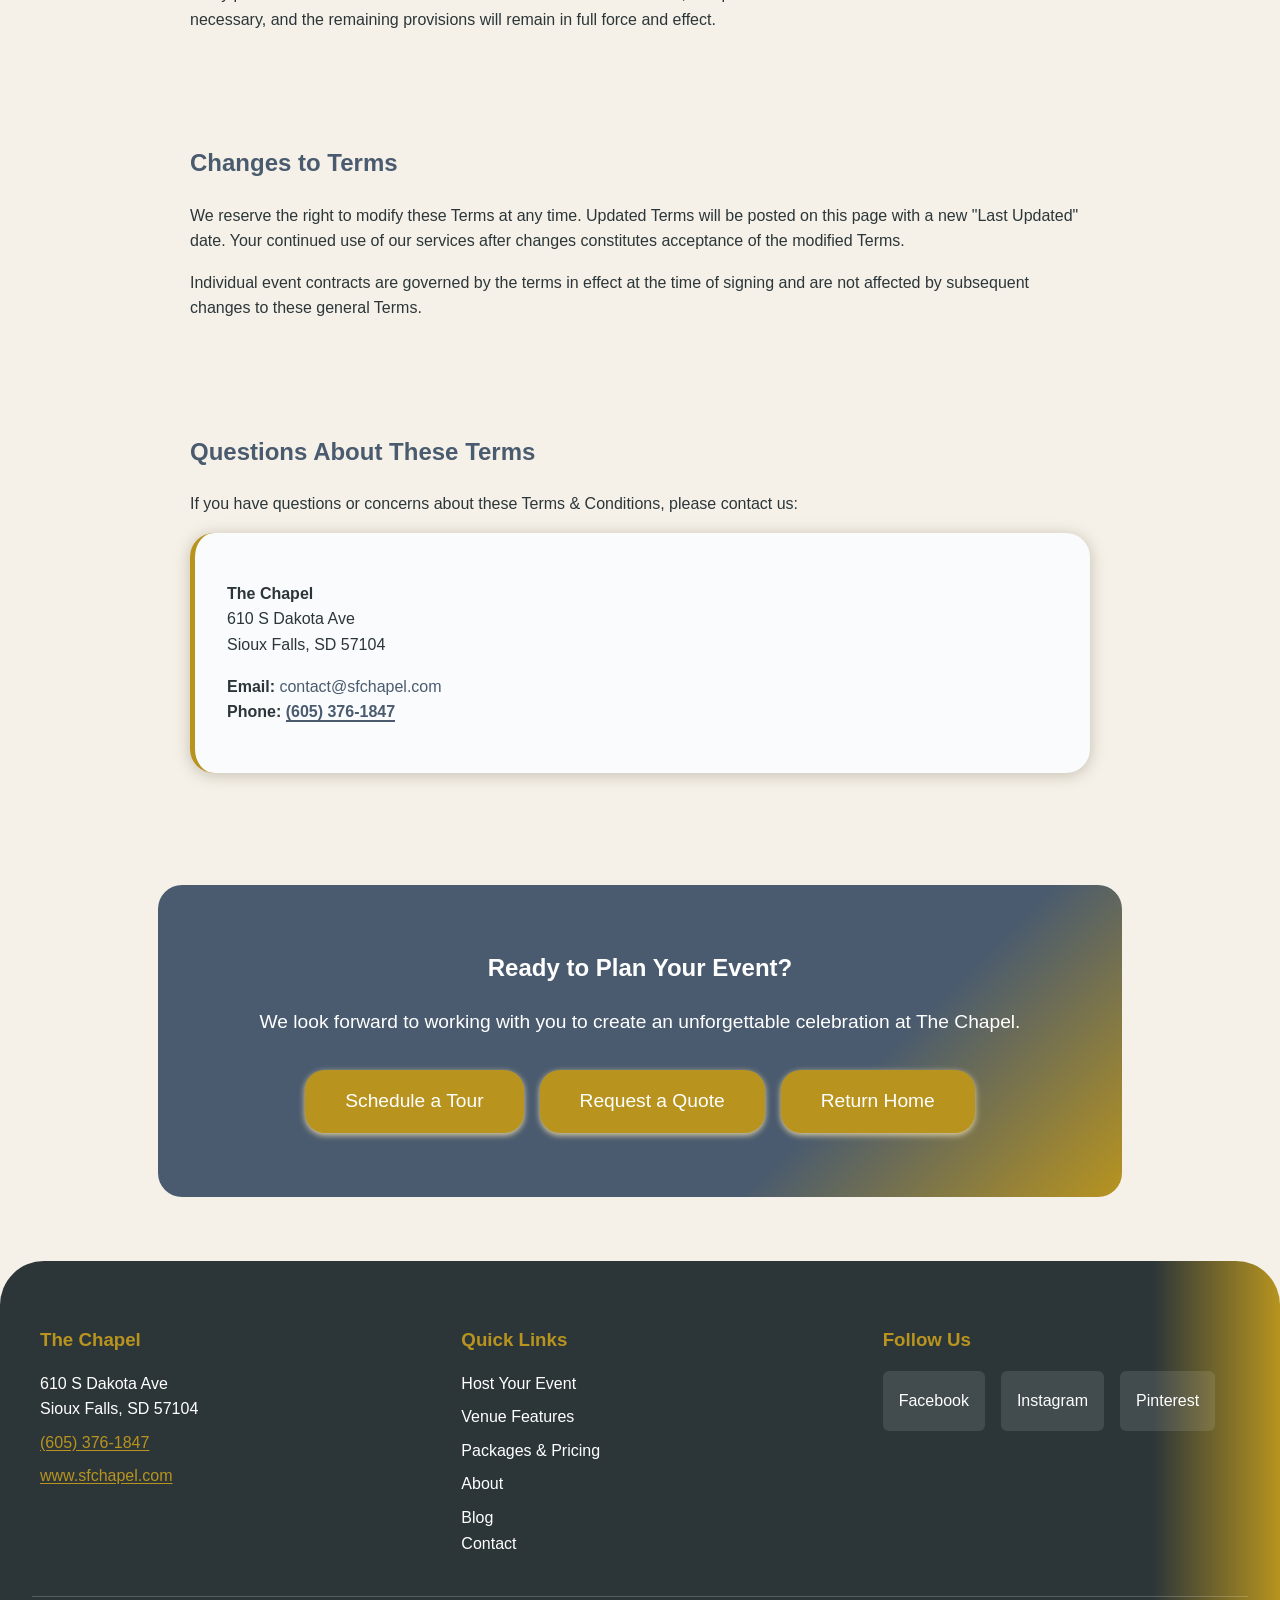
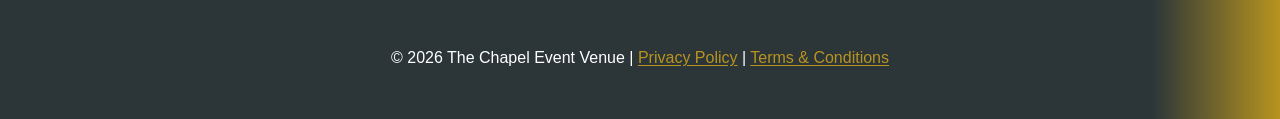
<file: terms.html>
<!DOCTYPE html>
<html lang="en">
<head>
  <meta charset="UTF-8">
  <title>Terms & Conditions | The Chapel Event Venue</title>
  <meta name="viewport" content="width=device-width, initial-scale=1">
  <meta name="description" content="The Chapel's terms and conditions for event venue services. Review our policies, booking terms, and user agreements.">
  <link rel="stylesheet" href="styles.css">
</head>
<body>
  <a href="#main-content" class="skip-link">Skip to main content</a>

  <header role="banner">
    <h1>The Chapel</h1>
    <p>Sioux Falls' Premier Event Venue</p>
    <div class="header-ctas">
      <a href="contact.html#tour" class="cta-secondary" aria-label="Schedule a tour of The Chapel">Schedule a Tour</a>
      <a href="contact.html#book" class="cta-primary" aria-label="Book The Chapel for your event">Book Your Event</a>
    </div>
  </header>

  <nav role="navigation" aria-label="Main navigation">
    <a href="index.html">Home</a>
    <a href="events.html">Host Your Event</a>
    <a href="venue.html">Venue Features</a>
    <a href="packages.html">Packages & Pricing</a>
    <a href="about.html">About</a>
    <a href="blog.html">Blog</a>
    <a href="contact.html">Contact</a>
  </nav>

  <main id="main-content" role="main">
    <section aria-labelledby="terms-heading">
      <h2 id="terms-heading">Terms & Conditions</h2>
      <p><em>Last Updated: January 17, 2026</em></p>
      <p>These Terms and Conditions ("Terms") govern your use of The Chapel's event venue services and website. By booking an event, scheduling a tour, or using our website, you agree to these Terms. Please read them carefully.</p>
    </section>

    <section aria-labelledby="website-use-heading">
      <h2 id="website-use-heading">Website Use</h2>
      <p>By accessing and using www.sfchapel.com, you agree to:</p>
      <ul>
        <li>Use the website for lawful purposes only</li>
        <li>Not attempt to gain unauthorized access to our systems</li>
        <li>Not transmit harmful code, viruses, or malicious software</li>
        <li>Not use automated systems to scrape or download content</li>
        <li>Respect intellectual property rights</li>
      </ul>
      <p>We reserve the right to modify, suspend, or discontinue any aspect of the website at any time without notice.</p>
    </section>

    <section aria-labelledby="intellectual-property-heading">
      <h2 id="intellectual-property-heading">Intellectual Property</h2>
      <p>All content on this website, including text, images, logos, graphics, and design elements, is the property of The Chapel or our licensors and is protected by copyright, trademark, and other intellectual property laws.</p>
      <p>You may not reproduce, distribute, modify, or create derivative works without our express written permission.</p>
    </section>

    <section aria-labelledby="booking-terms-heading">
      <h2 id="booking-terms-heading">Event Booking Terms</h2>

      <h3>Booking Process</h3>
      <ul>
        <li>All event bookings are subject to availability</li>
        <li>A signed contract and deposit are required to secure your event date</li>
        <li>Event details, pricing, and terms will be outlined in your individual contract</li>
        <li>Your event contract supersedes these general Terms where applicable</li>
      </ul>

      <h3>Deposits and Payments</h3>
      <ul>
        <li>Deposit amounts vary by package and event type (typically 25-50% of total)</li>
        <li>Deposits are non-refundable except as specified in your contract</li>
        <li>Final payment is due 30 days before your event date unless otherwise agreed</li>
        <li>Late payments may result in cancellation or additional fees</li>
        <li>All payments must be made by approved methods (credit card, check, wire transfer)</li>
      </ul>

      <h3>Cancellations and Rescheduling</h3>
      <ul>
        <li>Cancellation policies are detailed in your event contract</li>
        <li>Cancellations typically result in forfeiture of deposit</li>
        <li>Rescheduling is subject to availability and may incur fees</li>
        <li>We reserve the right to cancel events due to force majeure (see below)</li>
        <li>Partial refunds may be available under certain circumstances</li>
      </ul>

      <h3>Guest Count and Final Numbers</h3>
      <ul>
        <li>Final guest count must be provided 14 days before your event</li>
        <li>Catering charges are based on guaranteed minimum or actual count, whichever is higher</li>
        <li>Minor adjustments may be permitted up to 7 days before the event</li>
        <li>Significant increases may require additional fees or may not be accommodated</li>
      </ul>
    </section>

    <section aria-labelledby="venue-use-heading">
      <h2 id="venue-use-heading">Venue Use and Conduct</h2>

      <h3>Permitted Uses</h3>
      <ul>
        <li>The venue may only be used for the purpose stated in your contract</li>
        <li>All activities must comply with local, state, and federal laws</li>
        <li>Capacity limits must be strictly observed for safety and code compliance</li>
        <li>Setup and breakdown must occur within agreed timeframes</li>
      </ul>

      <h3>Prohibited Activities</h3>
      <p>The following are prohibited without prior written approval:</p>
      <ul>
        <li>Smoking inside the venue (outdoor designated areas only)</li>
        <li>Use of candles with open flames (flameless alternatives available)</li>
        <li>Affixing decorations with nails, staples, or permanent adhesives</li>
        <li>Moving furniture or equipment without staff assistance</li>
        <li>Bringing outside alcohol (bar services must be arranged through The Chapel)</li>
        <li>Exceeding venue capacity or noise ordinances</li>
        <li>Illegal activities or disorderly conduct</li>
      </ul>

      <h3>Damage and Liability</h3>
      <ul>
        <li>Clients are responsible for any damage caused by their guests, vendors, or activities</li>
        <li>Security deposits may be required for certain events</li>
        <li>Repair or replacement costs will be charged to the responsible party</li>
        <li>Event liability insurance may be required (minimum $1 million coverage)</li>
      </ul>
    </section>

    <section aria-labelledby="vendors-heading">
      <h2 id="vendors-heading">Outside Vendors</h2>
      <ul>
        <li>All outside vendors must be approved by The Chapel in advance</li>
        <li>Vendors must provide proof of insurance and business licenses</li>
        <li>Catering is typically provided in-house; outside catering requires special approval</li>
        <li>We maintain a preferred vendor list and encourage working with approved partners</li>
        <li>Vendors must comply with all venue policies and staff direction</li>
      </ul>
    </section>

    <section aria-labelledby="alcohol-heading">
      <h2 id="alcohol-heading">Alcohol Service</h2>
      <ul>
        <li>All alcohol must be served by The Chapel's licensed bar staff</li>
        <li>We reserve the right to refuse service to intoxicated guests</li>
        <li>No alcohol may be served to minors (valid ID required)</li>
        <li>Events with alcohol service must end by contracted time (typically midnight)</li>
        <li>Hosts may be held responsible for guests who violate alcohol policies</li>
      </ul>
    </section>

    <section aria-labelledby="force-majeure-heading">
      <h2 id="force-majeure-heading">Force Majeure</h2>
      <p>Neither party is liable for failure to perform obligations due to circumstances beyond reasonable control, including but not limited to:</p>
      <ul>
        <li>Natural disasters (floods, earthquakes, severe weather)</li>
        <li>Public health emergencies or pandemics</li>
        <li>Government orders or restrictions</li>
        <li>Acts of war or terrorism</li>
        <li>Utility failures or infrastructure damage</li>
      </ul>
      <p>In such cases, we will work with clients to reschedule or find alternative solutions. Refund policies for force majeure events are detailed in individual contracts.</p>
    </section>

    <section aria-labelledby="privacy-heading">
      <h2 id="privacy-heading">Privacy and Data Protection</h2>
      <p>Your use of our services is also governed by our <a href="privacy.html" class="link-primary">Privacy Policy</a>, which explains how we collect, use, and protect your personal information. By using our services, you consent to our privacy practices.</p>
    </section>

    <section aria-labelledby="photography-heading">
      <h2 id="photography-heading">Photography and Marketing</h2>
      <ul>
        <li>The Chapel may take photographs or videos during events for marketing purposes</li>
        <li>By booking an event, you grant permission for such use unless you opt out in writing</li>
        <li>We respect your privacy and will honor requests not to be featured</li>
        <li>Professional photos may be shared on our website, social media, and promotional materials</li>
        <li>We will not sell or commercially license photos featuring identifiable individuals without consent</li>
      </ul>
    </section>

    <section aria-labelledby="disclaimers-heading">
      <h2 id="disclaimers-heading">Disclaimers and Limitations</h2>

      <h3>Service Disclaimer</h3>
      <p>While we strive for excellence, The Chapel provides services "as is" without warranties of any kind, express or implied. We do not guarantee that services will be uninterrupted or error-free.</p>

      <h3>Limitation of Liability</h3>
      <p>To the fullest extent permitted by law, The Chapel's liability for any claims arising from our services is limited to the amount paid for those services. We are not liable for:</p>
      <ul>
        <li>Indirect, incidental, or consequential damages</li>
        <li>Lost profits or business opportunities</li>
        <li>Emotional distress or reputational harm</li>
        <li>Actions of third-party vendors or guests</li>
        <li>Personal injury or property damage (except as caused by our gross negligence)</li>
      </ul>

      <h3>Indemnification</h3>
      <p>Clients agree to indemnify and hold harmless The Chapel, its owners, employees, and agents from claims, damages, or expenses arising from the client's event, including guest conduct, vendor actions, or violation of these Terms.</p>
    </section>

    <section aria-labelledby="dispute-resolution-heading">
      <h2 id="dispute-resolution-heading">Dispute Resolution</h2>
      <ul>
        <li>Any disputes will first be addressed through good-faith negotiation</li>
        <li>If negotiation fails, disputes may be submitted to mediation before pursuing litigation</li>
        <li>These Terms are governed by the laws of South Dakota</li>
        <li>Venue for any legal proceedings is Minnehaha County, South Dakota</li>
        <li>Each party is responsible for their own legal fees unless otherwise awarded by a court</li>
      </ul>
    </section>

    <section aria-labelledby="severability-heading">
      <h2 id="severability-heading">Severability</h2>
      <p>If any provision of these Terms is found to be unenforceable or invalid, that provision will be modified to the minimum extent necessary, and the remaining provisions will remain in full force and effect.</p>
    </section>

    <section aria-labelledby="changes-terms-heading">
      <h2 id="changes-terms-heading">Changes to Terms</h2>
      <p>We reserve the right to modify these Terms at any time. Updated Terms will be posted on this page with a new "Last Updated" date. Your continued use of our services after changes constitutes acceptance of the modified Terms.</p>
      <p>Individual event contracts are governed by the terms in effect at the time of signing and are not affected by subsequent changes to these general Terms.</p>
    </section>

    <section aria-labelledby="contact-terms-heading">
      <h2 id="contact-terms-heading">Questions About These Terms</h2>
      <p>If you have questions or concerns about these Terms & Conditions, please contact us:</p>
      <div class="event-card">
        <p><strong>The Chapel</strong><br>
        610 S Dakota Ave<br>
        Sioux Falls, SD 57104</p>
        <p><strong>Email:</strong> <a href="mailto:contact@sfchapel.com" class="link-primary">contact@sfchapel.com</a><br>
        <strong>Phone:</strong> <a href="tel:+16053761847" class="link-primary-bold">(605) 376-1847</a></p>
      </div>
    </section>

    <section aria-labelledby="cta-heading" class="cta-section">
      <h2 id="cta-heading">Ready to Plan Your Event?</h2>
      <p>We look forward to working with you to create an unforgettable celebration at The Chapel.</p>
      <div class="cta-buttons">
        <a href="contact.html#tour" class="cta" aria-label="Schedule a venue tour">Schedule a Tour</a>
        <a href="contact.html#book" class="cta cta-secondary-large" aria-label="Request an event quote">Request a Quote</a>
        <a href="index.html" class="cta cta-secondary-large" aria-label="Return to homepage">Return Home</a>
      </div>
    </section>
  </main>

  <footer role="contentinfo">
    <div class="footer-content">
      <div class="footer-section">
        <h3>The Chapel</h3>
        <p>610 S Dakota Ave<br>Sioux Falls, SD 57104</p>
        <p><a href="tel:+16053761847" aria-label="Call The Chapel at (605) 376-1847">(605) 376-1847</a></p>
        <p><a href="https://www.sfchapel.com" aria-label="Visit The Chapel website">www.sfchapel.com</a></p>
      </div>
      <div class="footer-section">
        <h3>Quick Links</h3>
        <ul class="footer-links">
          <li><a href="events.html">Host Your Event</a></li>
          <li><a href="venue.html">Venue Features</a></li>
          <li><a href="packages.html">Packages & Pricing</a></li>
          <li><a href="about.html">About</a></li>
    <a href="blog.html">Blog</a>
          <li><a href="contact.html">Contact</a></li>
        </ul>
      </div>
      <div class="footer-section">
        <h3>Follow Us</h3>
        <div class="social-icons">
          <a href="#" aria-label="Visit The Chapel on Facebook" class="social-icon">Facebook</a>
          <a href="#" aria-label="Visit The Chapel on Instagram" class="social-icon">Instagram</a>
          <a href="#" aria-label="Visit The Chapel on Pinterest" class="social-icon">Pinterest</a>
        </div>
      </div>
    </div>
    <div class="footer-bottom">
      <p>&copy; 2026 The Chapel Event Venue | <a href="privacy.html">Privacy Policy</a> | <a href="terms.html" aria-current="page">Terms & Conditions</a></p>
    </div>
  </footer>
</body>
</html>
</file>
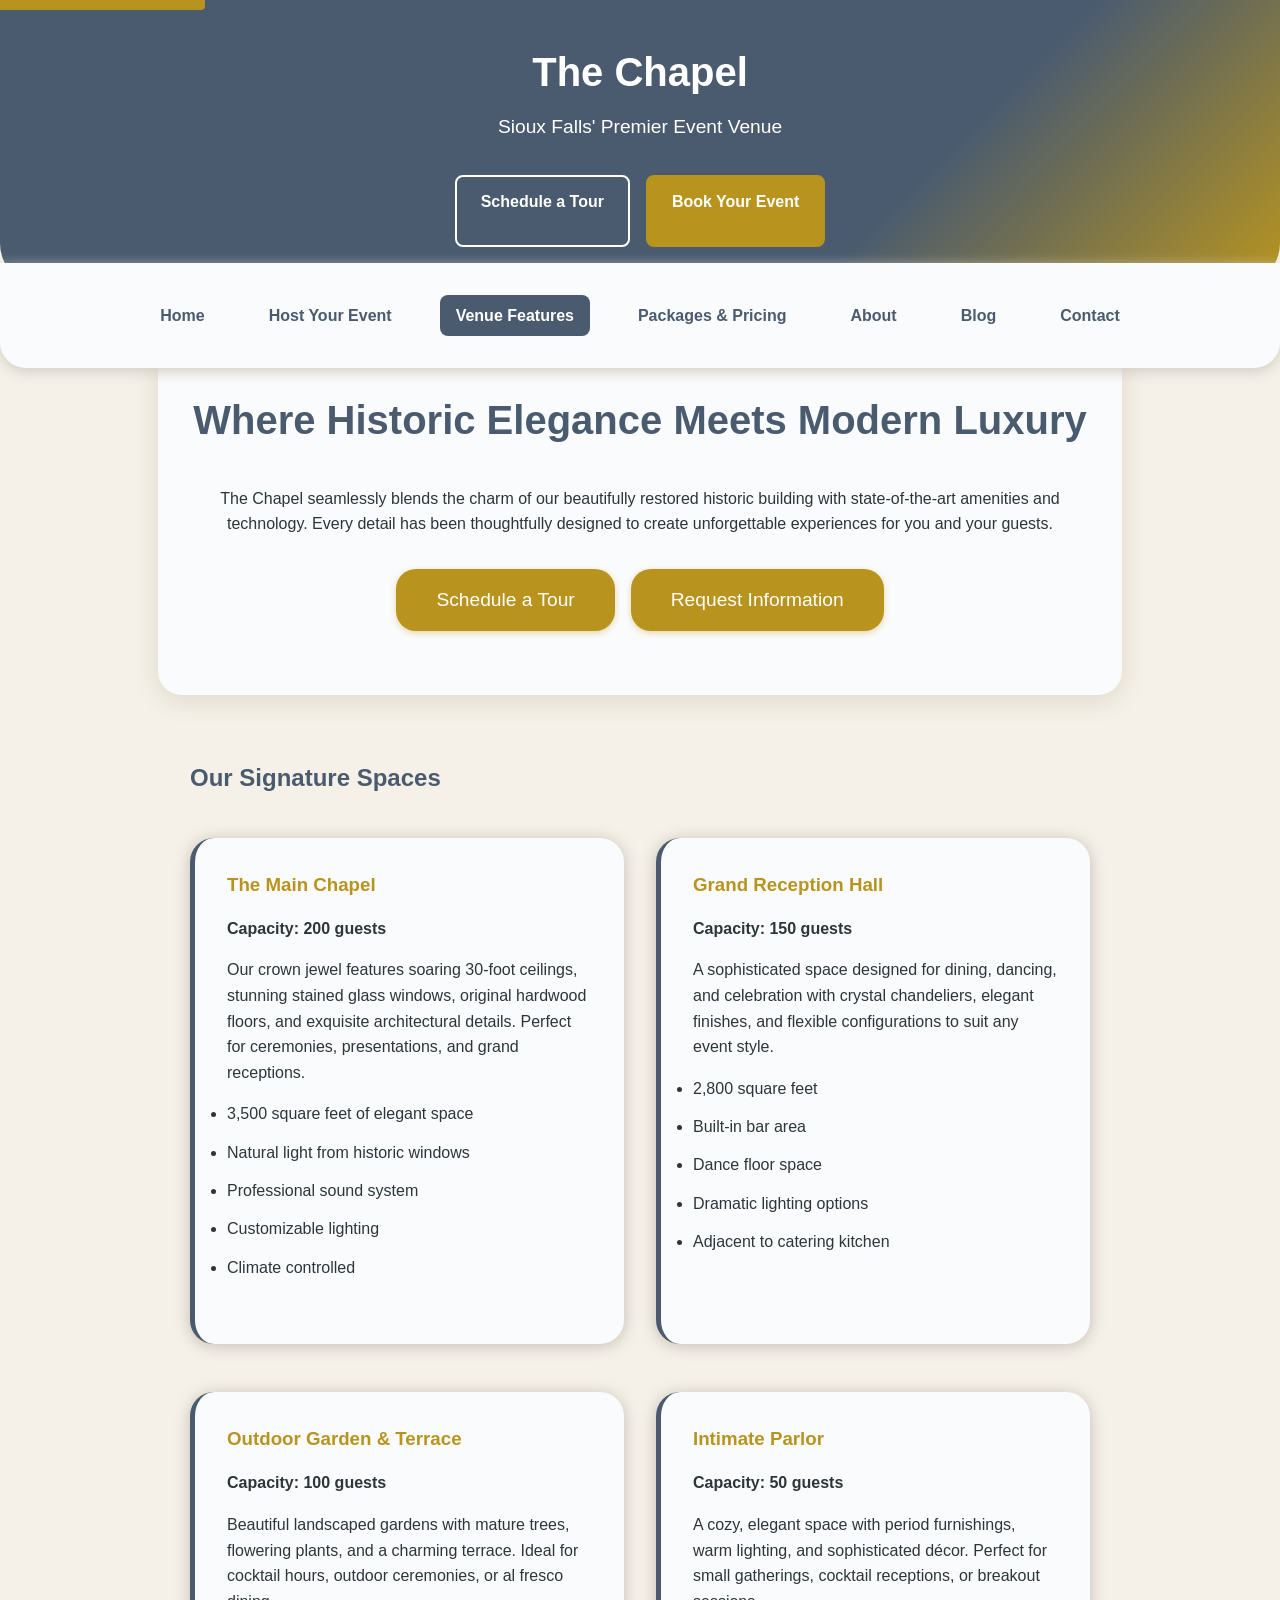
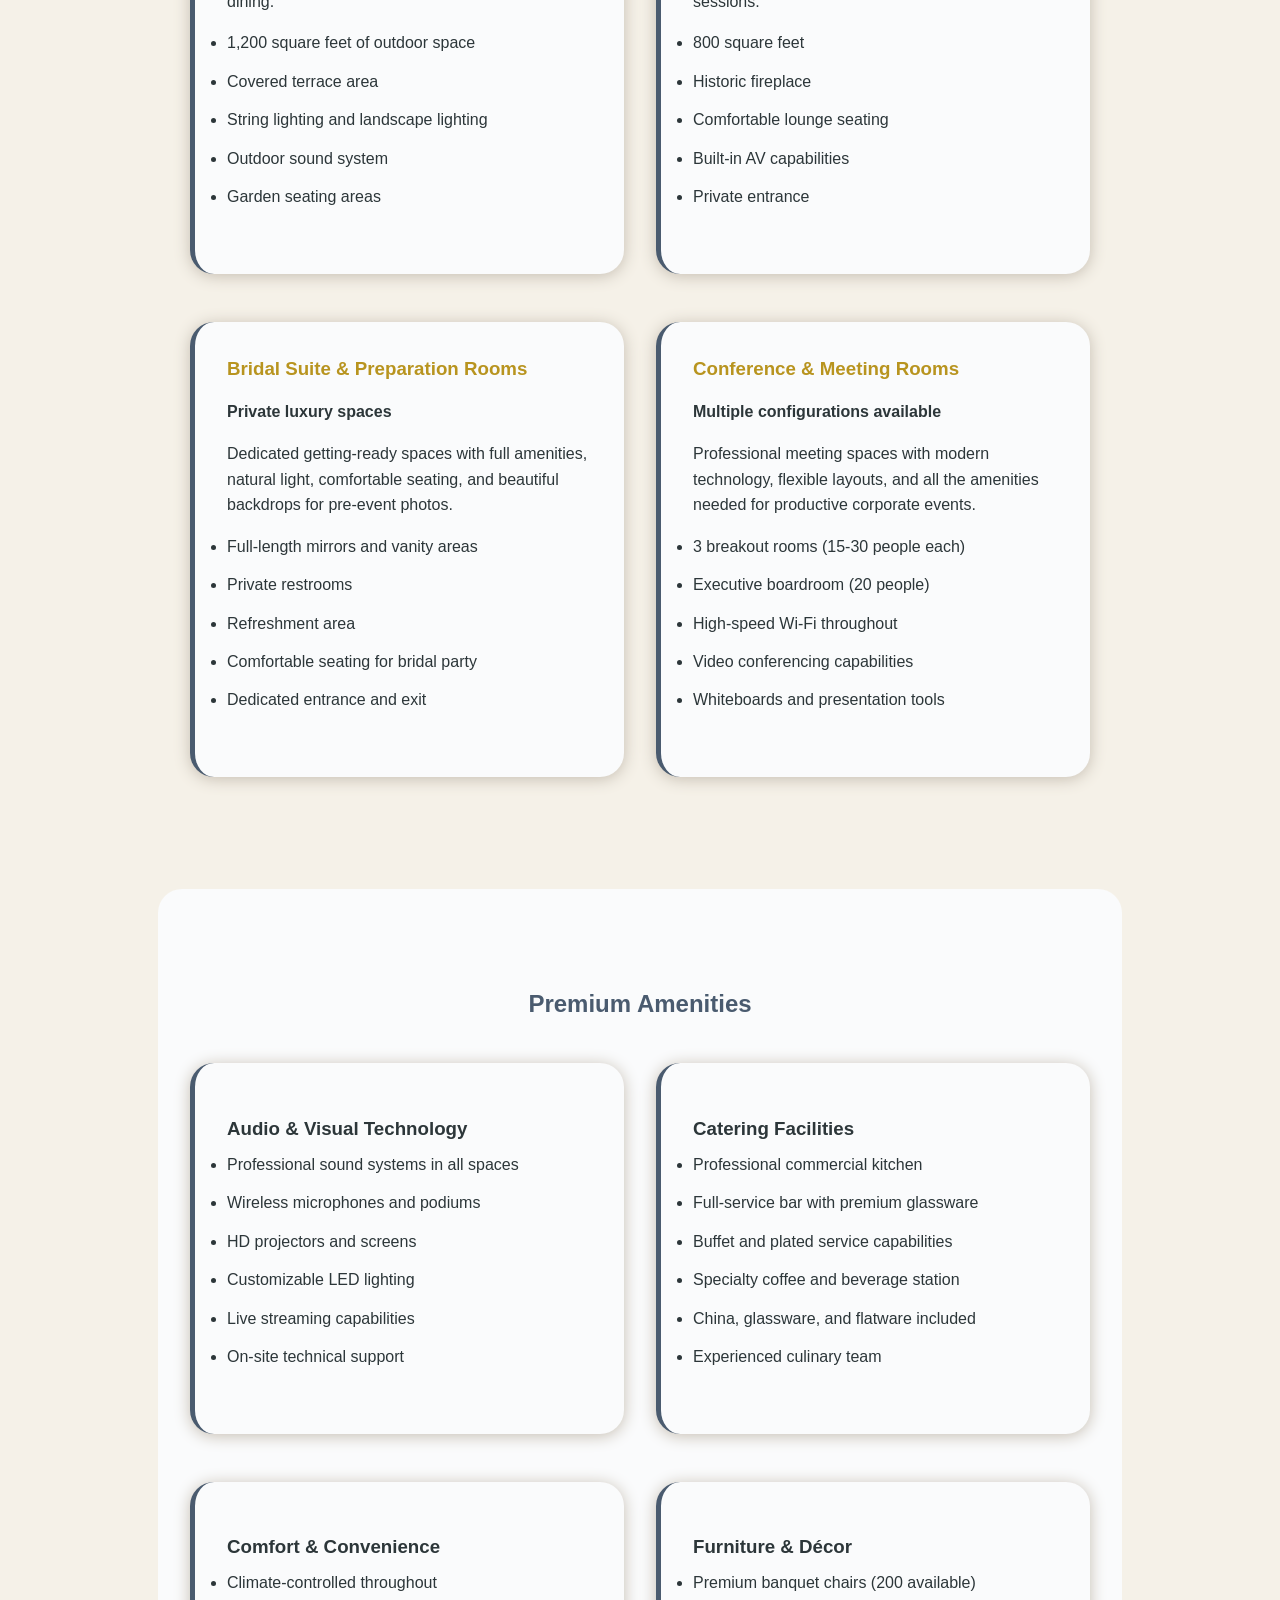
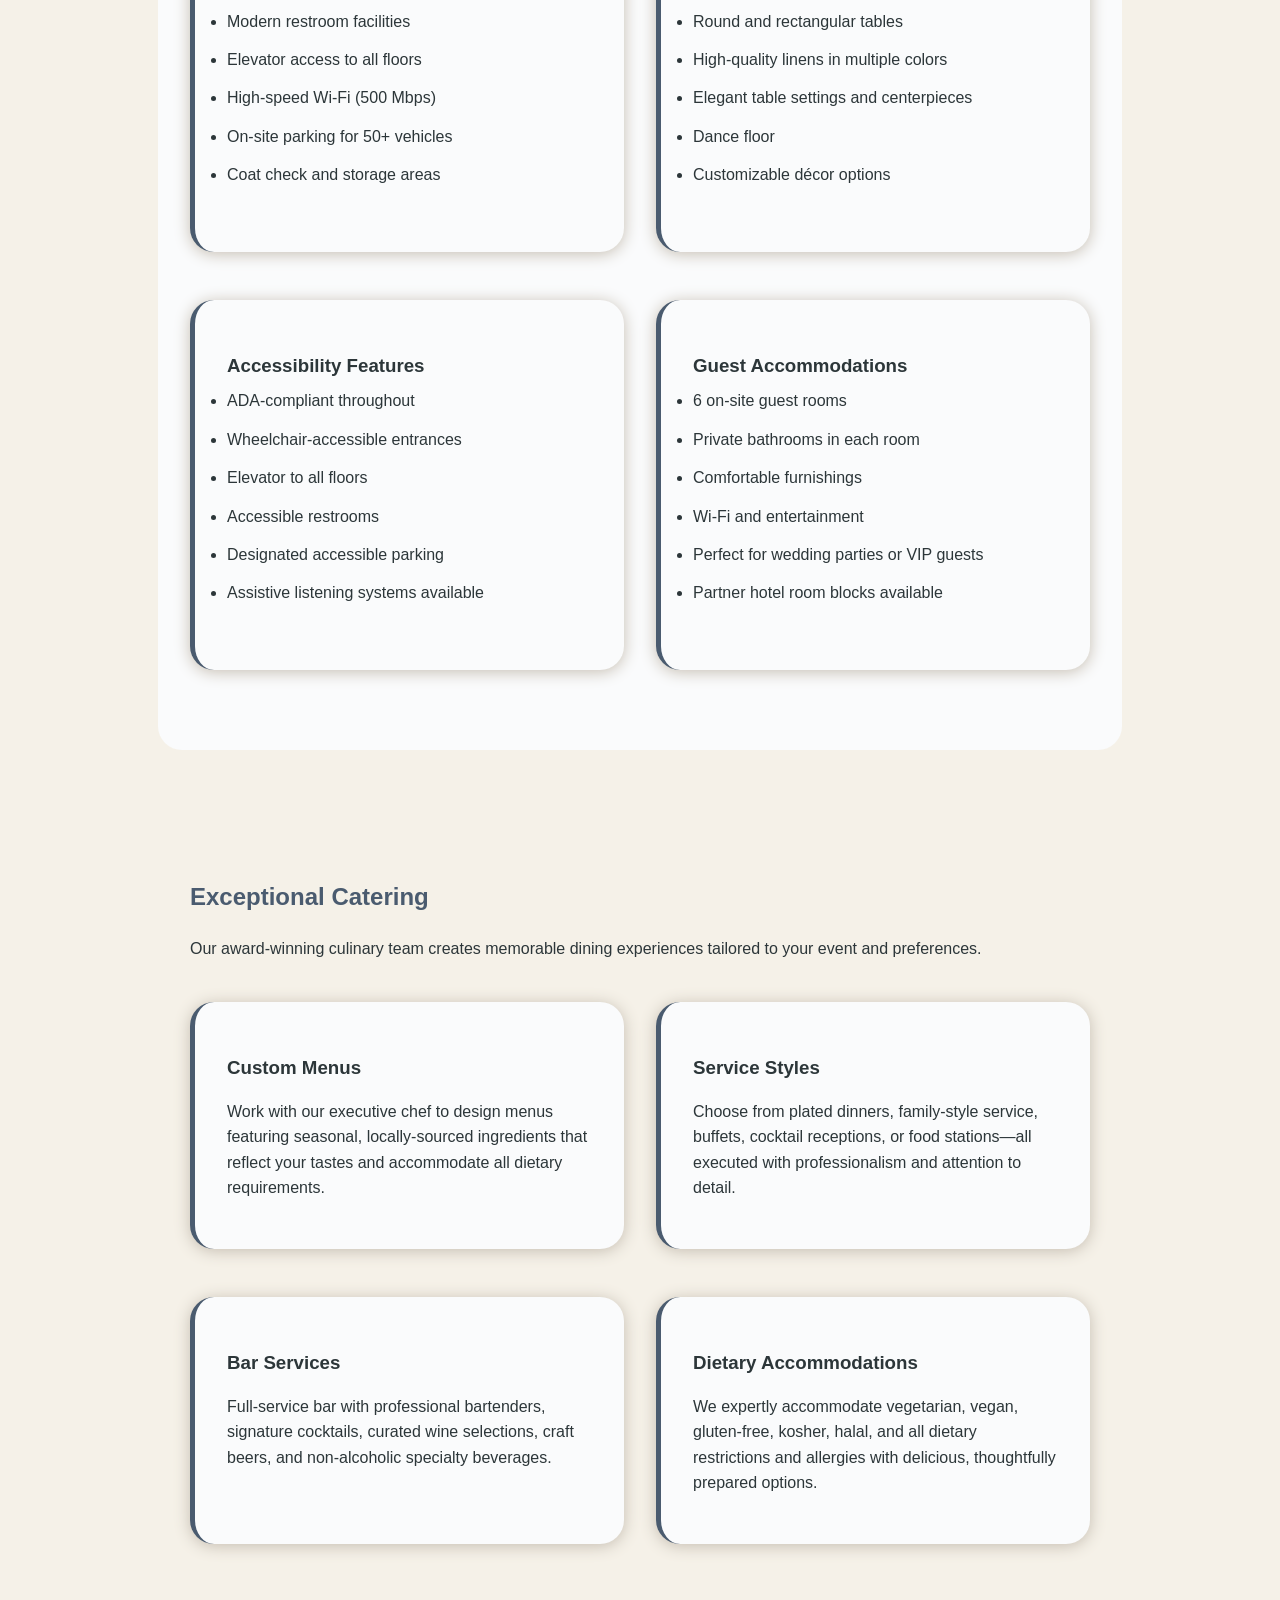
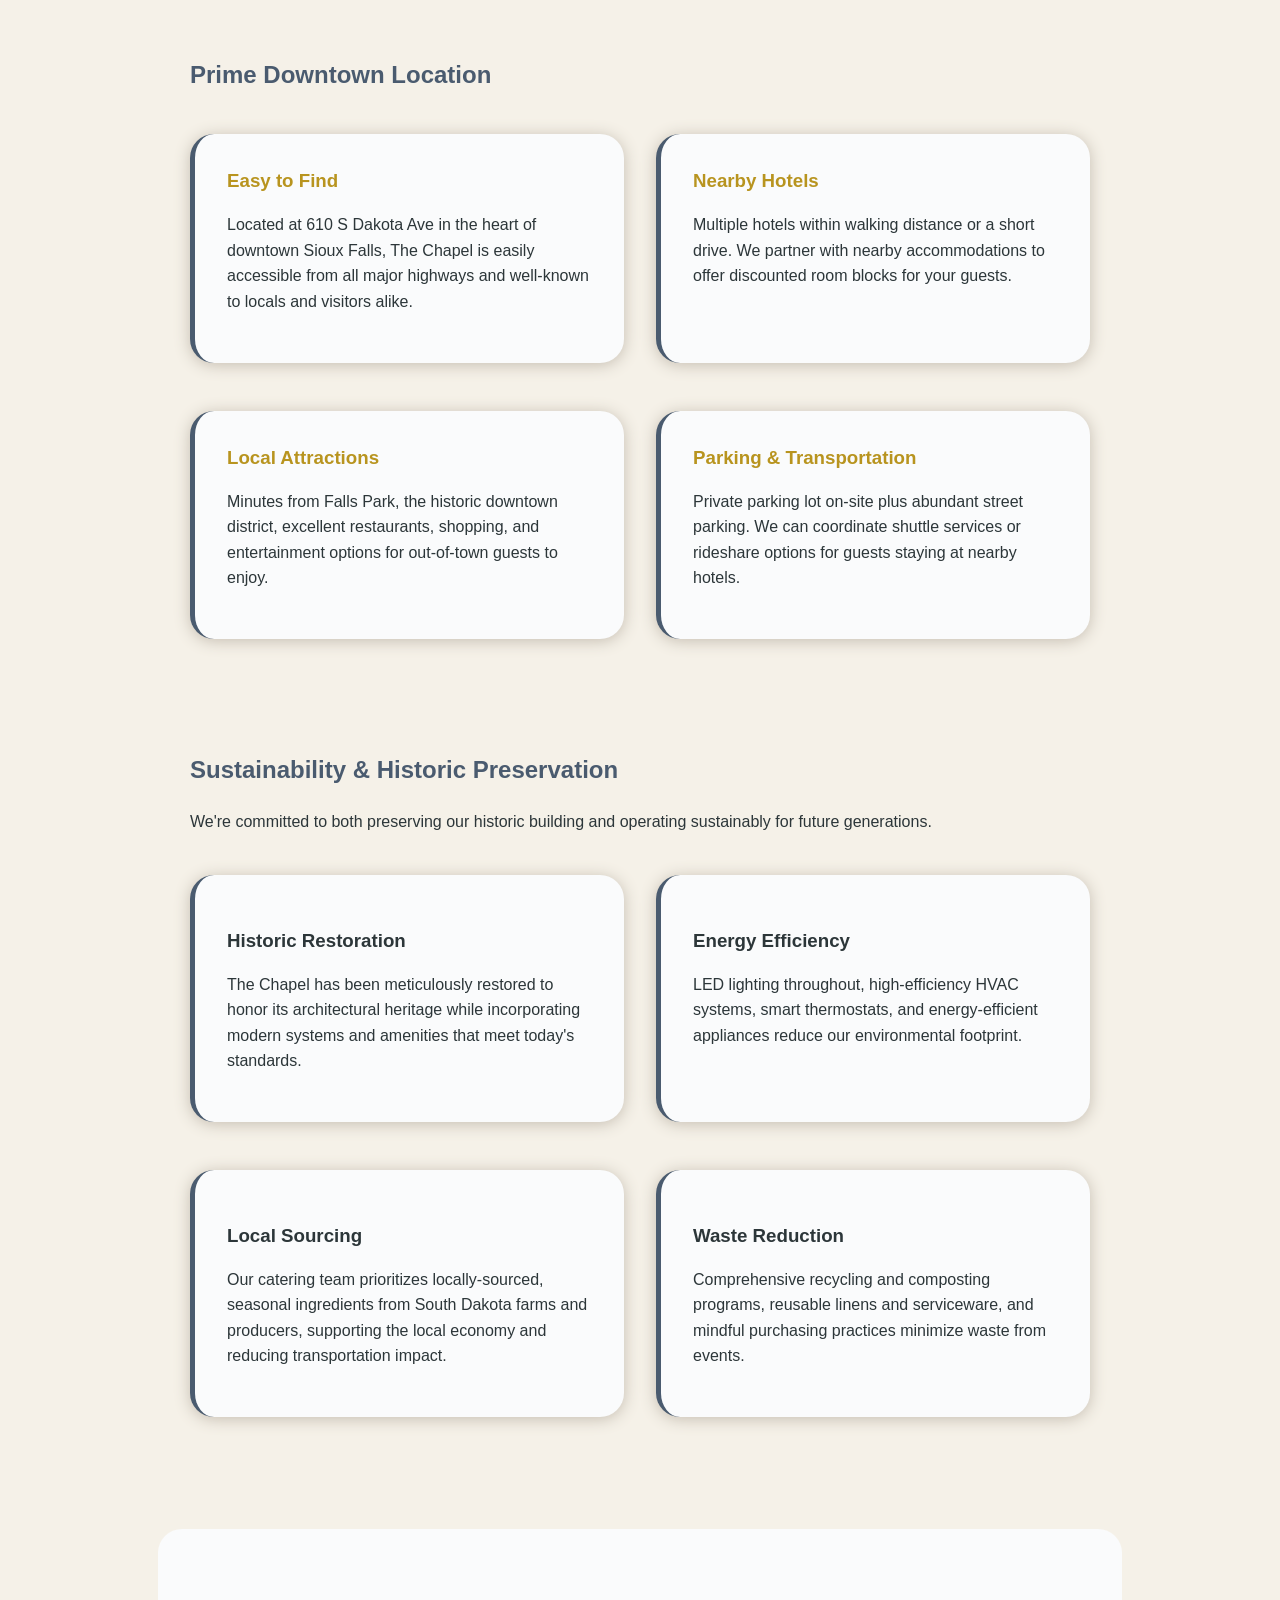
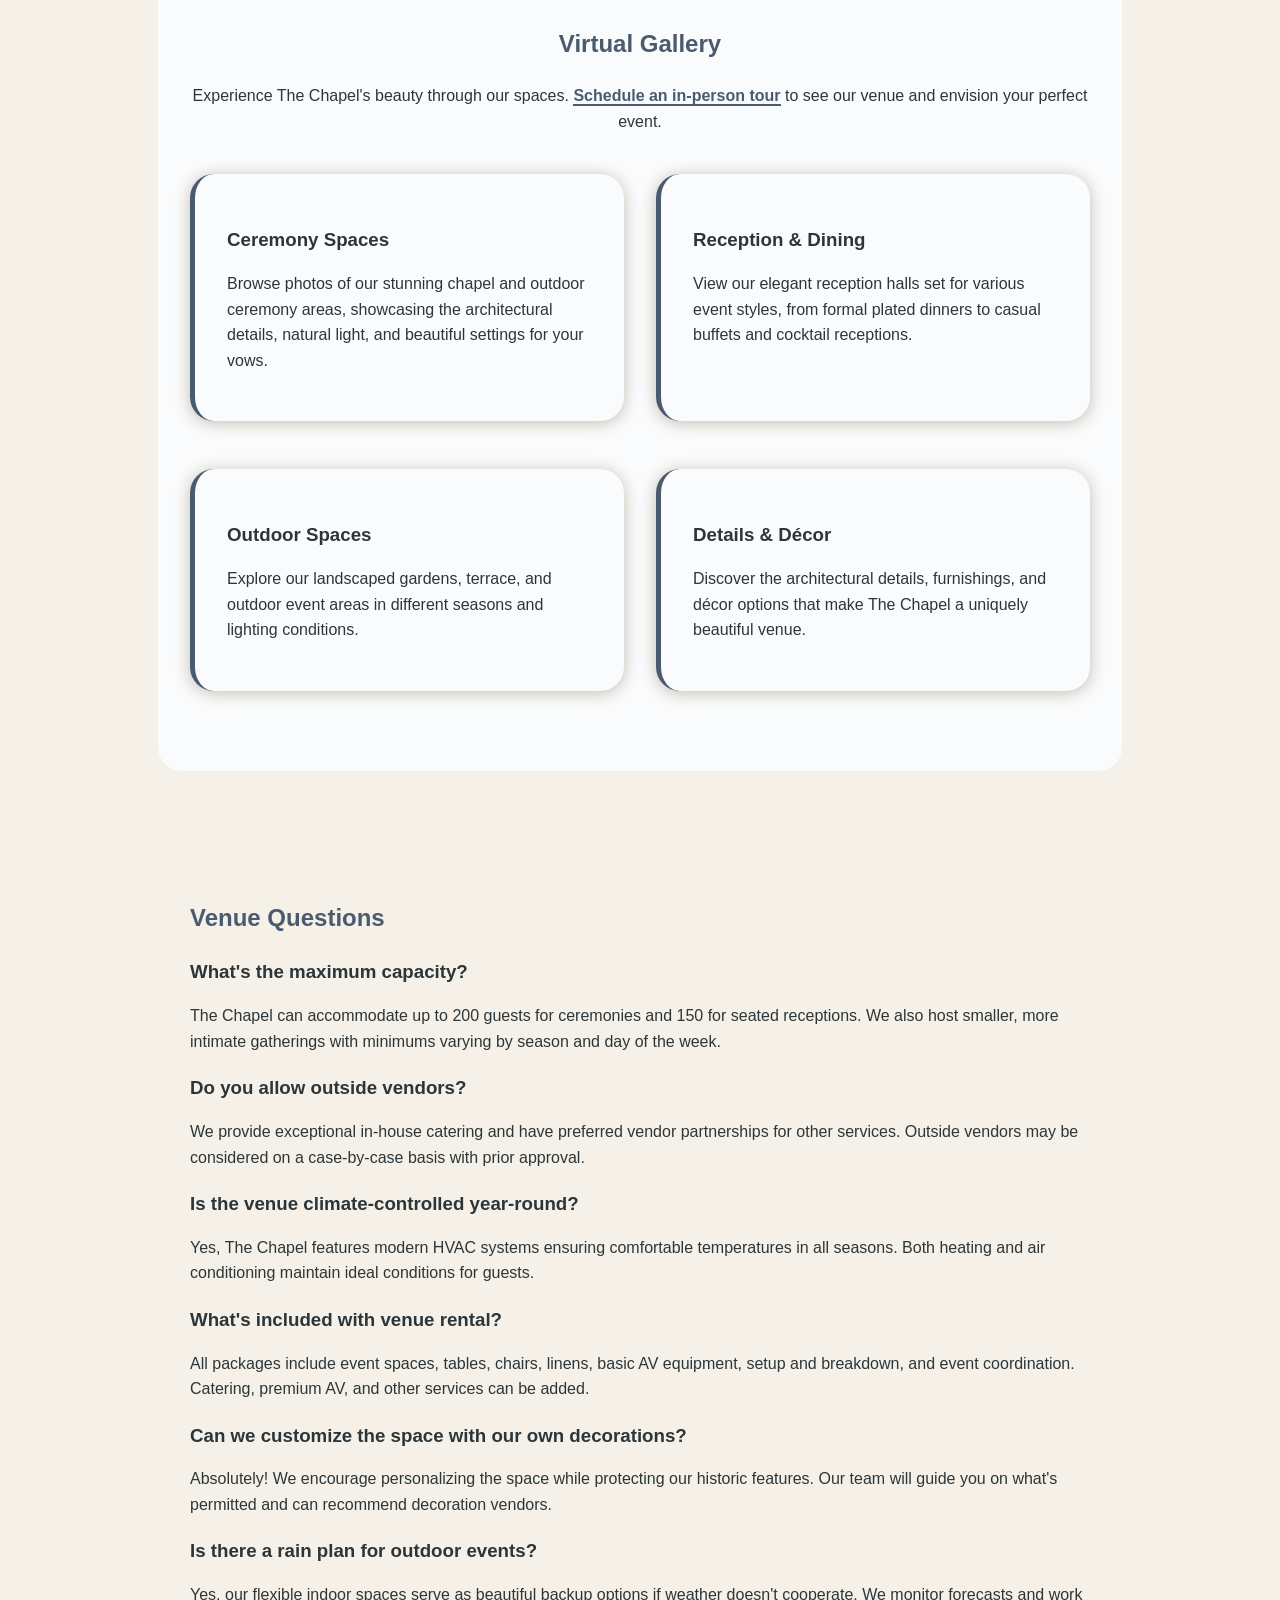
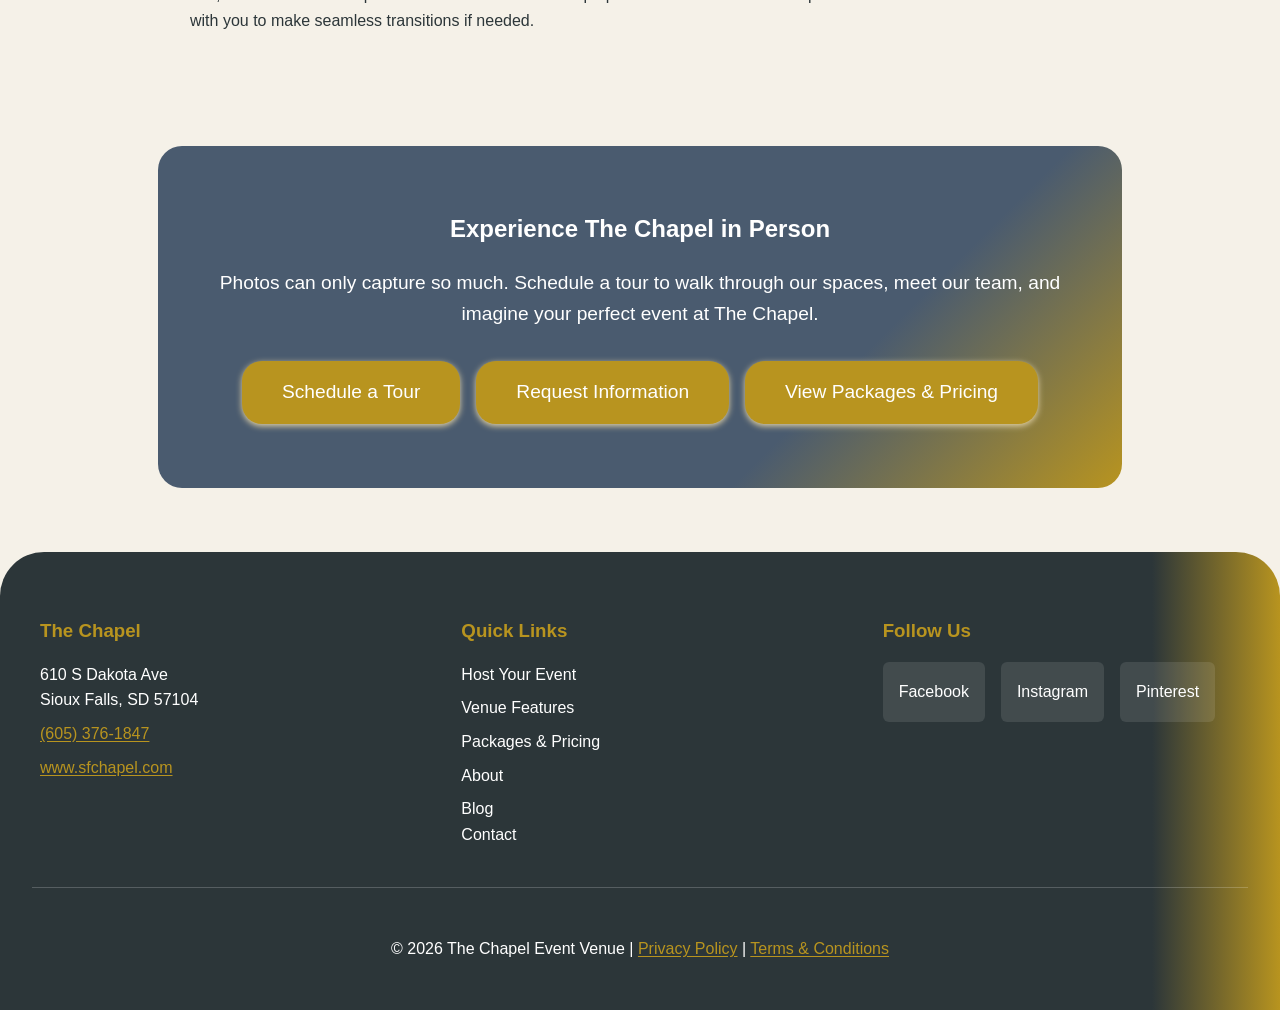
<file: venue.html>
<!DOCTYPE html>
<html lang="en">
<head>
  <meta charset="UTF-8">
  <title>Venue Features | The Chapel Event Venue Sioux Falls</title>
  <meta name="viewport" content="width=device-width, initial-scale=1">
  <meta name="description" content="Explore The Chapel's beautiful event spaces, modern amenities, and exceptional features. Historic elegance meets contemporary comfort in downtown Sioux Falls.">
  <link rel="stylesheet" href="styles.css">
</head>
<body>
  <a href="#main-content" class="skip-link">Skip to main content</a>

  <header role="banner">
    <h1>The Chapel</h1>
    <p>Sioux Falls' Premier Event Venue</p>
    <div class="header-ctas">
      <a href="contact.html#tour" class="cta-secondary" aria-label="Schedule a tour of The Chapel">Schedule a Tour</a>
      <a href="contact.html#book" class="cta-primary" aria-label="Book The Chapel for your event">Book Your Event</a>
    </div>
  </header>

  <nav role="navigation" aria-label="Main navigation">
    <a href="index.html">Home</a>
    <a href="events.html">Host Your Event</a>
    <a href="venue.html" aria-current="page">Venue Features</a>
    <a href="packages.html">Packages & Pricing</a>
    <a href="about.html">About</a>
    <a href="blog.html">Blog</a>
    <a href="contact.html">Contact</a>
  </nav>

  <main id="main-content" role="main">
    <section class="hero" aria-label="Venue overview">
      <h2>Where Historic Elegance Meets Modern Luxury</h2>
      <p>The Chapel seamlessly blends the charm of our beautifully restored historic building with state-of-the-art amenities and technology. Every detail has been thoughtfully designed to create unforgettable experiences for you and your guests.</p>
      <div class="hero-ctas">
        <a href="contact.html#tour" class="cta" aria-label="Schedule a venue tour">Schedule a Tour</a>
        <a href="contact.html#book" class="cta cta-secondary-large" aria-label="Request venue information">Request Information</a>
      </div>
    </section>

    <section aria-labelledby="spaces-heading">
      <h2 id="spaces-heading">Our Signature Spaces</h2>
      <div class="grid">
        <div class="event-card">
          <h3>The Main Chapel</h3>
          <p><strong>Capacity: 200 guests</strong></p>
          <p>Our crown jewel features soaring 30-foot ceilings, stunning stained glass windows, original hardwood floors, and exquisite architectural details. Perfect for ceremonies, presentations, and grand receptions.</p>
          <ul>
            <li>3,500 square feet of elegant space</li>
            <li>Natural light from historic windows</li>
            <li>Professional sound system</li>
            <li>Customizable lighting</li>
            <li>Climate controlled</li>
          </ul>
        </div>
        <div class="event-card">
          <h3>Grand Reception Hall</h3>
          <p><strong>Capacity: 150 guests</strong></p>
          <p>A sophisticated space designed for dining, dancing, and celebration with crystal chandeliers, elegant finishes, and flexible configurations to suit any event style.</p>
          <ul>
            <li>2,800 square feet</li>
            <li>Built-in bar area</li>
            <li>Dance floor space</li>
            <li>Dramatic lighting options</li>
            <li>Adjacent to catering kitchen</li>
          </ul>
        </div>
        <div class="event-card">
          <h3>Outdoor Garden & Terrace</h3>
          <p><strong>Capacity: 100 guests</strong></p>
          <p>Beautiful landscaped gardens with mature trees, flowering plants, and a charming terrace. Ideal for cocktail hours, outdoor ceremonies, or al fresco dining.</p>
          <ul>
            <li>1,200 square feet of outdoor space</li>
            <li>Covered terrace area</li>
            <li>String lighting and landscape lighting</li>
            <li>Outdoor sound system</li>
            <li>Garden seating areas</li>
          </ul>
        </div>
        <div class="event-card">
          <h3>Intimate Parlor</h3>
          <p><strong>Capacity: 50 guests</strong></p>
          <p>A cozy, elegant space with period furnishings, warm lighting, and sophisticated décor. Perfect for small gatherings, cocktail receptions, or breakout sessions.</p>
          <ul>
            <li>800 square feet</li>
            <li>Historic fireplace</li>
            <li>Comfortable lounge seating</li>
            <li>Built-in AV capabilities</li>
            <li>Private entrance</li>
          </ul>
        </div>
        <div class="event-card">
          <h3>Bridal Suite & Preparation Rooms</h3>
          <p><strong>Private luxury spaces</strong></p>
          <p>Dedicated getting-ready spaces with full amenities, natural light, comfortable seating, and beautiful backdrops for pre-event photos.</p>
          <ul>
            <li>Full-length mirrors and vanity areas</li>
            <li>Private restrooms</li>
            <li>Refreshment area</li>
            <li>Comfortable seating for bridal party</li>
            <li>Dedicated entrance and exit</li>
          </ul>
        </div>
        <div class="event-card">
          <h3>Conference & Meeting Rooms</h3>
          <p><strong>Multiple configurations available</strong></p>
          <p>Professional meeting spaces with modern technology, flexible layouts, and all the amenities needed for productive corporate events.</p>
          <ul>
            <li>3 breakout rooms (15-30 people each)</li>
            <li>Executive boardroom (20 people)</li>
            <li>High-speed Wi-Fi throughout</li>
            <li>Video conferencing capabilities</li>
            <li>Whiteboards and presentation tools</li>
          </ul>
        </div>
      </div>
    </section>

    <section aria-labelledby="amenities-heading" class="testimonials">
      <h2 id="amenities-heading">Premium Amenities</h2>
      <div class="grid">
        <div class="testimonial-card">
          <h3>Audio & Visual Technology</h3>
          <ul>
            <li>Professional sound systems in all spaces</li>
            <li>Wireless microphones and podiums</li>
            <li>HD projectors and screens</li>
            <li>Customizable LED lighting</li>
            <li>Live streaming capabilities</li>
            <li>On-site technical support</li>
          </ul>
        </div>
        <div class="testimonial-card">
          <h3>Catering Facilities</h3>
          <ul>
            <li>Professional commercial kitchen</li>
            <li>Full-service bar with premium glassware</li>
            <li>Buffet and plated service capabilities</li>
            <li>Specialty coffee and beverage station</li>
            <li>China, glassware, and flatware included</li>
            <li>Experienced culinary team</li>
          </ul>
        </div>
        <div class="testimonial-card">
          <h3>Comfort & Convenience</h3>
          <ul>
            <li>Climate-controlled throughout</li>
            <li>Modern restroom facilities</li>
            <li>Elevator access to all floors</li>
            <li>High-speed Wi-Fi (500 Mbps)</li>
            <li>On-site parking for 50+ vehicles</li>
            <li>Coat check and storage areas</li>
          </ul>
        </div>
        <div class="testimonial-card">
          <h3>Furniture & Décor</h3>
          <ul>
            <li>Premium banquet chairs (200 available)</li>
            <li>Round and rectangular tables</li>
            <li>High-quality linens in multiple colors</li>
            <li>Elegant table settings and centerpieces</li>
            <li>Dance floor</li>
            <li>Customizable décor options</li>
          </ul>
        </div>
        <div class="testimonial-card">
          <h3>Accessibility Features</h3>
          <ul>
            <li>ADA-compliant throughout</li>
            <li>Wheelchair-accessible entrances</li>
            <li>Elevator to all floors</li>
            <li>Accessible restrooms</li>
            <li>Designated accessible parking</li>
            <li>Assistive listening systems available</li>
          </ul>
        </div>
        <div class="testimonial-card">
          <h3>Guest Accommodations</h3>
          <ul>
            <li>6 on-site guest rooms</li>
            <li>Private bathrooms in each room</li>
            <li>Comfortable furnishings</li>
            <li>Wi-Fi and entertainment</li>
            <li>Perfect for wedding parties or VIP guests</li>
            <li>Partner hotel room blocks available</li>
          </ul>
        </div>
      </div>
    </section>

    <section aria-labelledby="catering-heading">
      <h2 id="catering-heading">Exceptional Catering</h2>
      <p>Our award-winning culinary team creates memorable dining experiences tailored to your event and preferences.</p>
      <div class="grid">
        <div>
          <h3>Custom Menus</h3>
          <p>Work with our executive chef to design menus featuring seasonal, locally-sourced ingredients that reflect your tastes and accommodate all dietary requirements.</p>
        </div>
        <div>
          <h3>Service Styles</h3>
          <p>Choose from plated dinners, family-style service, buffets, cocktail receptions, or food stations—all executed with professionalism and attention to detail.</p>
        </div>
        <div>
          <h3>Bar Services</h3>
          <p>Full-service bar with professional bartenders, signature cocktails, curated wine selections, craft beers, and non-alcoholic specialty beverages.</p>
        </div>
        <div>
          <h3>Dietary Accommodations</h3>
          <p>We expertly accommodate vegetarian, vegan, gluten-free, kosher, halal, and all dietary restrictions and allergies with delicious, thoughtfully prepared options.</p>
        </div>
      </div>
    </section>

    <section aria-labelledby="location-heading">
      <h2 id="location-heading">Prime Downtown Location</h2>
      <div class="grid">
        <div class="event-card">
          <h3>Easy to Find</h3>
          <p>Located at 610 S Dakota Ave in the heart of downtown Sioux Falls, The Chapel is easily accessible from all major highways and well-known to locals and visitors alike.</p>
        </div>
        <div class="event-card">
          <h3>Nearby Hotels</h3>
          <p>Multiple hotels within walking distance or a short drive. We partner with nearby accommodations to offer discounted room blocks for your guests.</p>
        </div>
        <div class="event-card">
          <h3>Local Attractions</h3>
          <p>Minutes from Falls Park, the historic downtown district, excellent restaurants, shopping, and entertainment options for out-of-town guests to enjoy.</p>
        </div>
        <div class="event-card">
          <h3>Parking & Transportation</h3>
          <p>Private parking lot on-site plus abundant street parking. We can coordinate shuttle services or rideshare options for guests staying at nearby hotels.</p>
        </div>
      </div>
    </section>

    <section aria-labelledby="sustainability-heading">
      <h2 id="sustainability-heading">Sustainability & Historic Preservation</h2>
      <p>We're committed to both preserving our historic building and operating sustainably for future generations.</p>
      <div class="grid">
        <div>
          <h3>Historic Restoration</h3>
          <p>The Chapel has been meticulously restored to honor its architectural heritage while incorporating modern systems and amenities that meet today's standards.</p>
        </div>
        <div>
          <h3>Energy Efficiency</h3>
          <p>LED lighting throughout, high-efficiency HVAC systems, smart thermostats, and energy-efficient appliances reduce our environmental footprint.</p>
        </div>
        <div>
          <h3>Local Sourcing</h3>
          <p>Our catering team prioritizes locally-sourced, seasonal ingredients from South Dakota farms and producers, supporting the local economy and reducing transportation impact.</p>
        </div>
        <div>
          <h3>Waste Reduction</h3>
          <p>Comprehensive recycling and composting programs, reusable linens and serviceware, and mindful purchasing practices minimize waste from events.</p>
        </div>
      </div>
    </section>

    <section aria-labelledby="gallery-heading" class="testimonials">
      <h2 id="gallery-heading">Virtual Gallery</h2>
      <p class="text-center">Experience The Chapel's beauty through our spaces. <a href="contact.html#tour" class="link-primary-bold">Schedule an in-person tour</a> to see our venue and envision your perfect event.</p>
      <div class="grid">
        <div class="testimonial-card">
          <h3>Ceremony Spaces</h3>
          <p>Browse photos of our stunning chapel and outdoor ceremony areas, showcasing the architectural details, natural light, and beautiful settings for your vows.</p>
        </div>
        <div class="testimonial-card">
          <h3>Reception & Dining</h3>
          <p>View our elegant reception halls set for various event styles, from formal plated dinners to casual buffets and cocktail receptions.</p>
        </div>
        <div class="testimonial-card">
          <h3>Outdoor Spaces</h3>
          <p>Explore our landscaped gardens, terrace, and outdoor event areas in different seasons and lighting conditions.</p>
        </div>
        <div class="testimonial-card">
          <h3>Details & Décor</h3>
          <p>Discover the architectural details, furnishings, and décor options that make The Chapel a uniquely beautiful venue.</p>
        </div>
      </div>
    </section>

    <section aria-labelledby="faq-heading">
      <h2 id="faq-heading">Venue Questions</h2>
      <div class="faq-list">
        <div class="faq-item">
          <h3>What's the maximum capacity?</h3>
          <p>The Chapel can accommodate up to 200 guests for ceremonies and 150 for seated receptions. We also host smaller, more intimate gatherings with minimums varying by season and day of the week.</p>
        </div>
        <div class="faq-item">
          <h3>Do you allow outside vendors?</h3>
          <p>We provide exceptional in-house catering and have preferred vendor partnerships for other services. Outside vendors may be considered on a case-by-case basis with prior approval.</p>
        </div>
        <div class="faq-item">
          <h3>Is the venue climate-controlled year-round?</h3>
          <p>Yes, The Chapel features modern HVAC systems ensuring comfortable temperatures in all seasons. Both heating and air conditioning maintain ideal conditions for guests.</p>
        </div>
        <div class="faq-item">
          <h3>What's included with venue rental?</h3>
          <p>All packages include event spaces, tables, chairs, linens, basic AV equipment, setup and breakdown, and event coordination. Catering, premium AV, and other services can be added.</p>
        </div>
        <div class="faq-item">
          <h3>Can we customize the space with our own decorations?</h3>
          <p>Absolutely! We encourage personalizing the space while protecting our historic features. Our team will guide you on what's permitted and can recommend decoration vendors.</p>
        </div>
        <div class="faq-item">
          <h3>Is there a rain plan for outdoor events?</h3>
          <p>Yes, our flexible indoor spaces serve as beautiful backup options if weather doesn't cooperate. We monitor forecasts and work with you to make seamless transitions if needed.</p>
        </div>
      </div>
    </section>

    <section aria-labelledby="cta-heading" class="cta-section">
      <h2 id="cta-heading">Experience The Chapel in Person</h2>
      <p>Photos can only capture so much. Schedule a tour to walk through our spaces, meet our team, and imagine your perfect event at The Chapel.</p>
      <div class="cta-buttons">
        <a href="contact.html#tour" class="cta" aria-label="Schedule a venue tour">Schedule a Tour</a>
        <a href="contact.html#book" class="cta cta-secondary-large" aria-label="Request venue information">Request Information</a>
        <a href="packages.html" class="cta cta-secondary-large" aria-label="View packages and pricing">View Packages & Pricing</a>
      </div>
    </section>
  </main>

  <footer role="contentinfo">
    <div class="footer-content">
      <div class="footer-section">
        <h3>The Chapel</h3>
        <p>610 S Dakota Ave<br>Sioux Falls, SD 57104</p>
        <p><a href="tel:+16053761847" aria-label="Call The Chapel at (605) 376-1847">(605) 376-1847</a></p>
        <p><a href="https://www.sfchapel.com" aria-label="Visit The Chapel website">www.sfchapel.com</a></p>
      </div>
      <div class="footer-section">
        <h3>Quick Links</h3>
        <ul class="footer-links">
          <li><a href="events.html">Host Your Event</a></li>
          <li><a href="venue.html">Venue Features</a></li>
          <li><a href="packages.html">Packages & Pricing</a></li>
          <li><a href="about.html">About</a></li>
    <a href="blog.html">Blog</a>
          <li><a href="contact.html">Contact</a></li>
        </ul>
      </div>
      <div class="footer-section">
        <h3>Follow Us</h3>
        <div class="social-icons">
          <a href="#" aria-label="Visit The Chapel on Facebook" class="social-icon">Facebook</a>
          <a href="#" aria-label="Visit The Chapel on Instagram" class="social-icon">Instagram</a>
          <a href="#" aria-label="Visit The Chapel on Pinterest" class="social-icon">Pinterest</a>
        </div>
      </div>
    </div>
    <div class="footer-bottom">
      <p>&copy; 2026 The Chapel Event Venue | <a href="privacy.html">Privacy Policy</a> | <a href="terms.html">Terms & Conditions</a></p>
    </div>
  </footer>
</body>
</html>
</file>
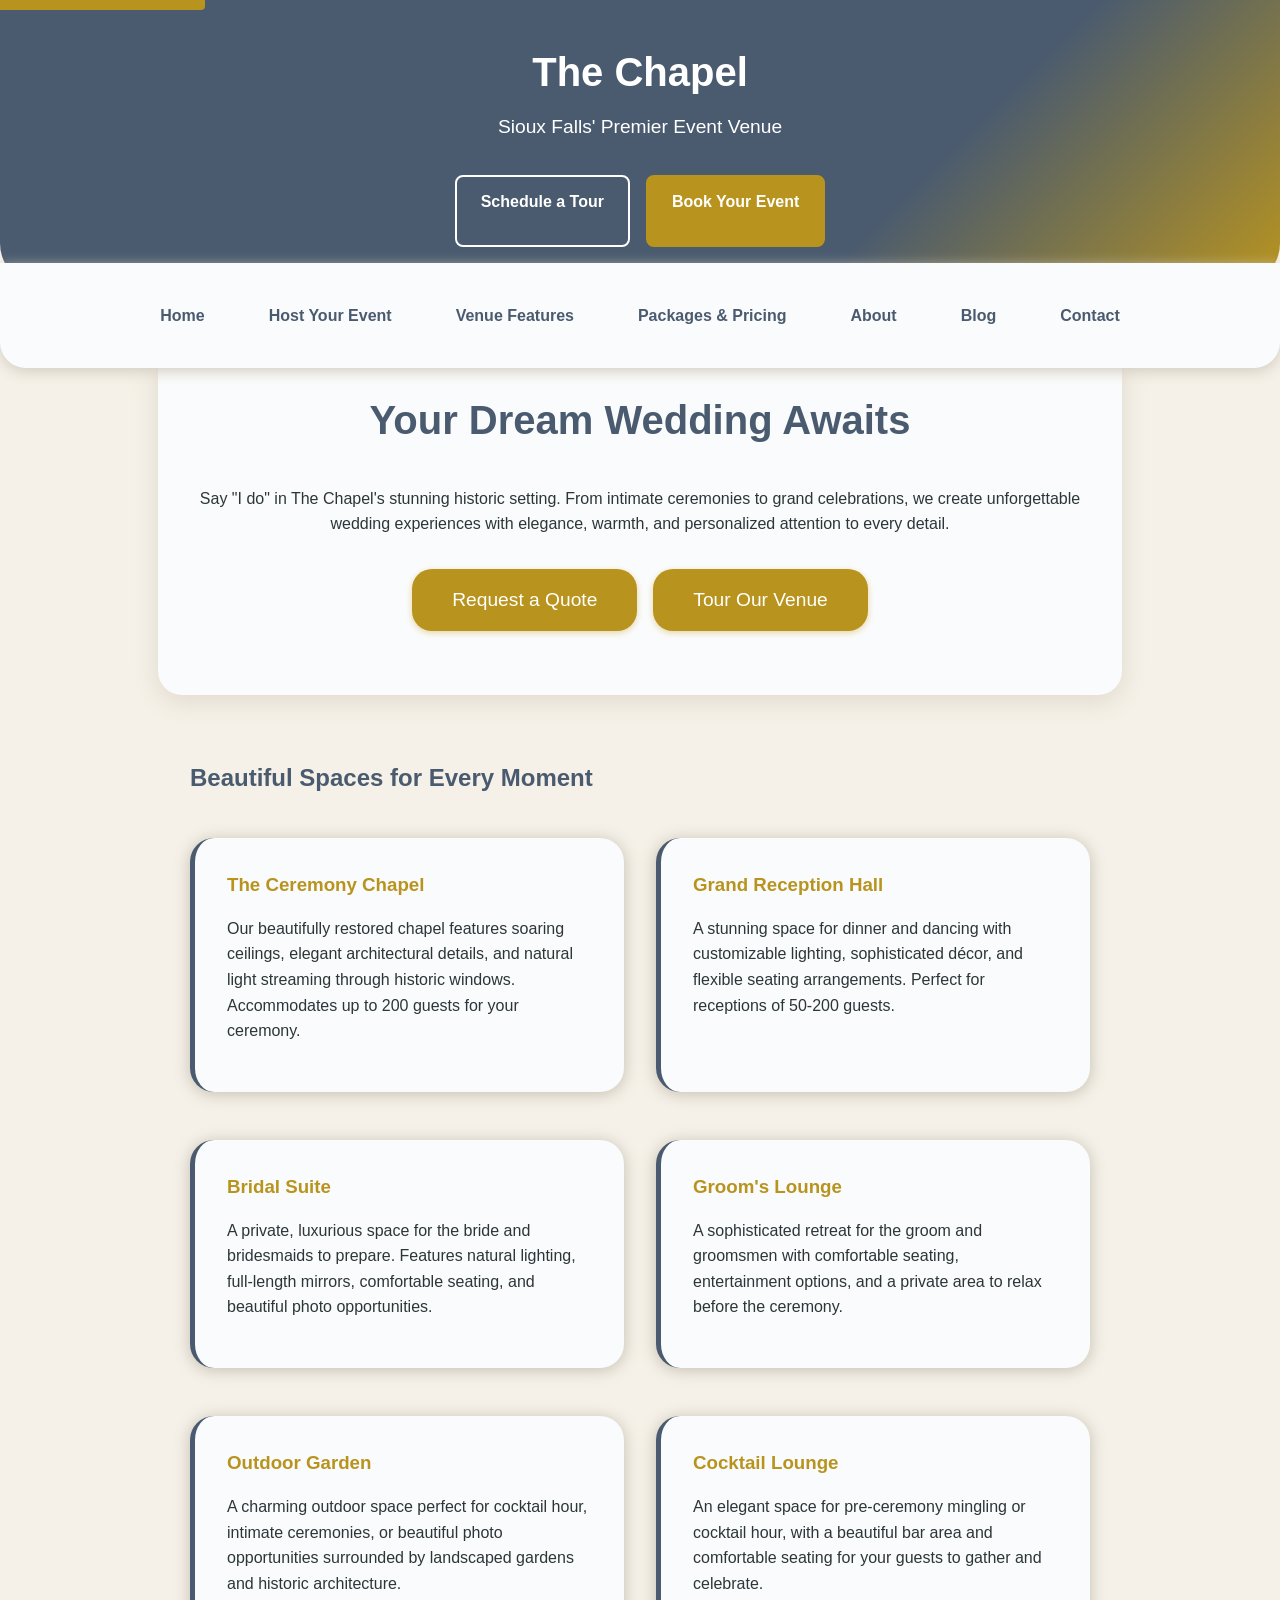
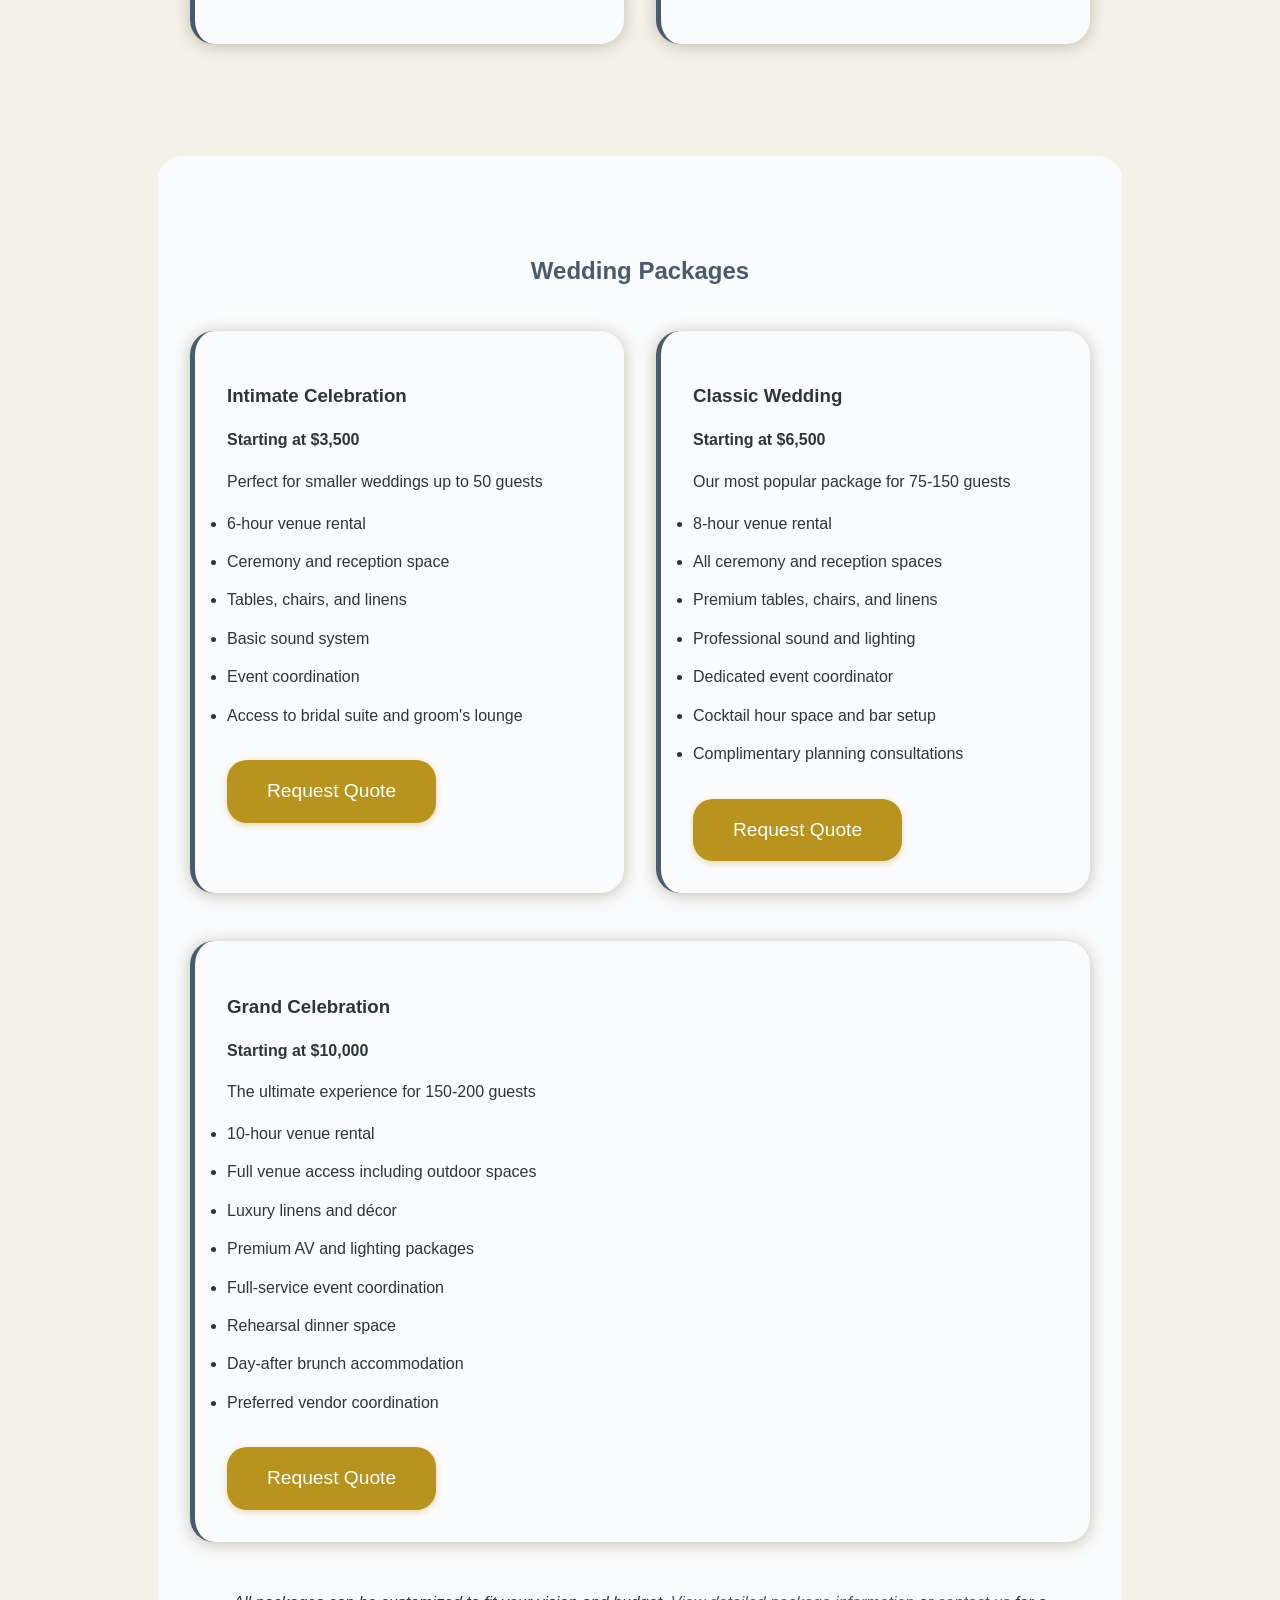
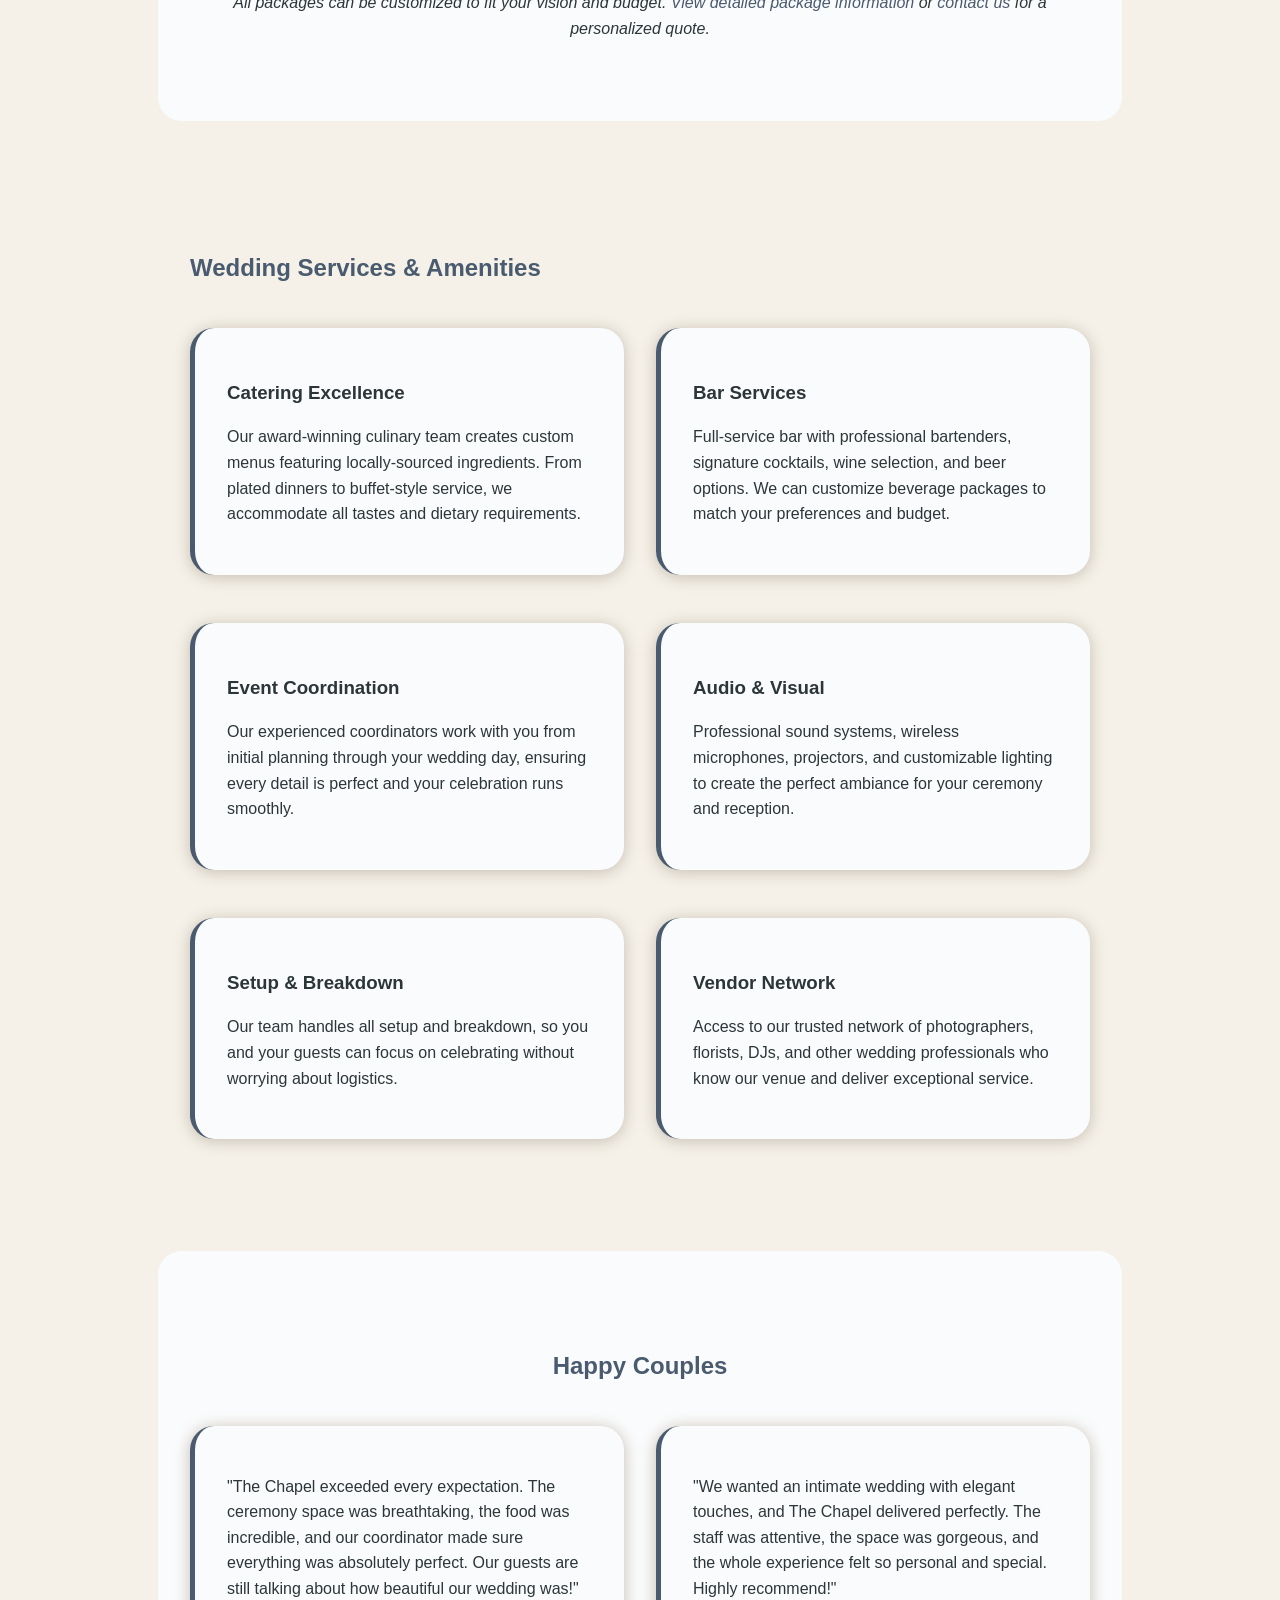
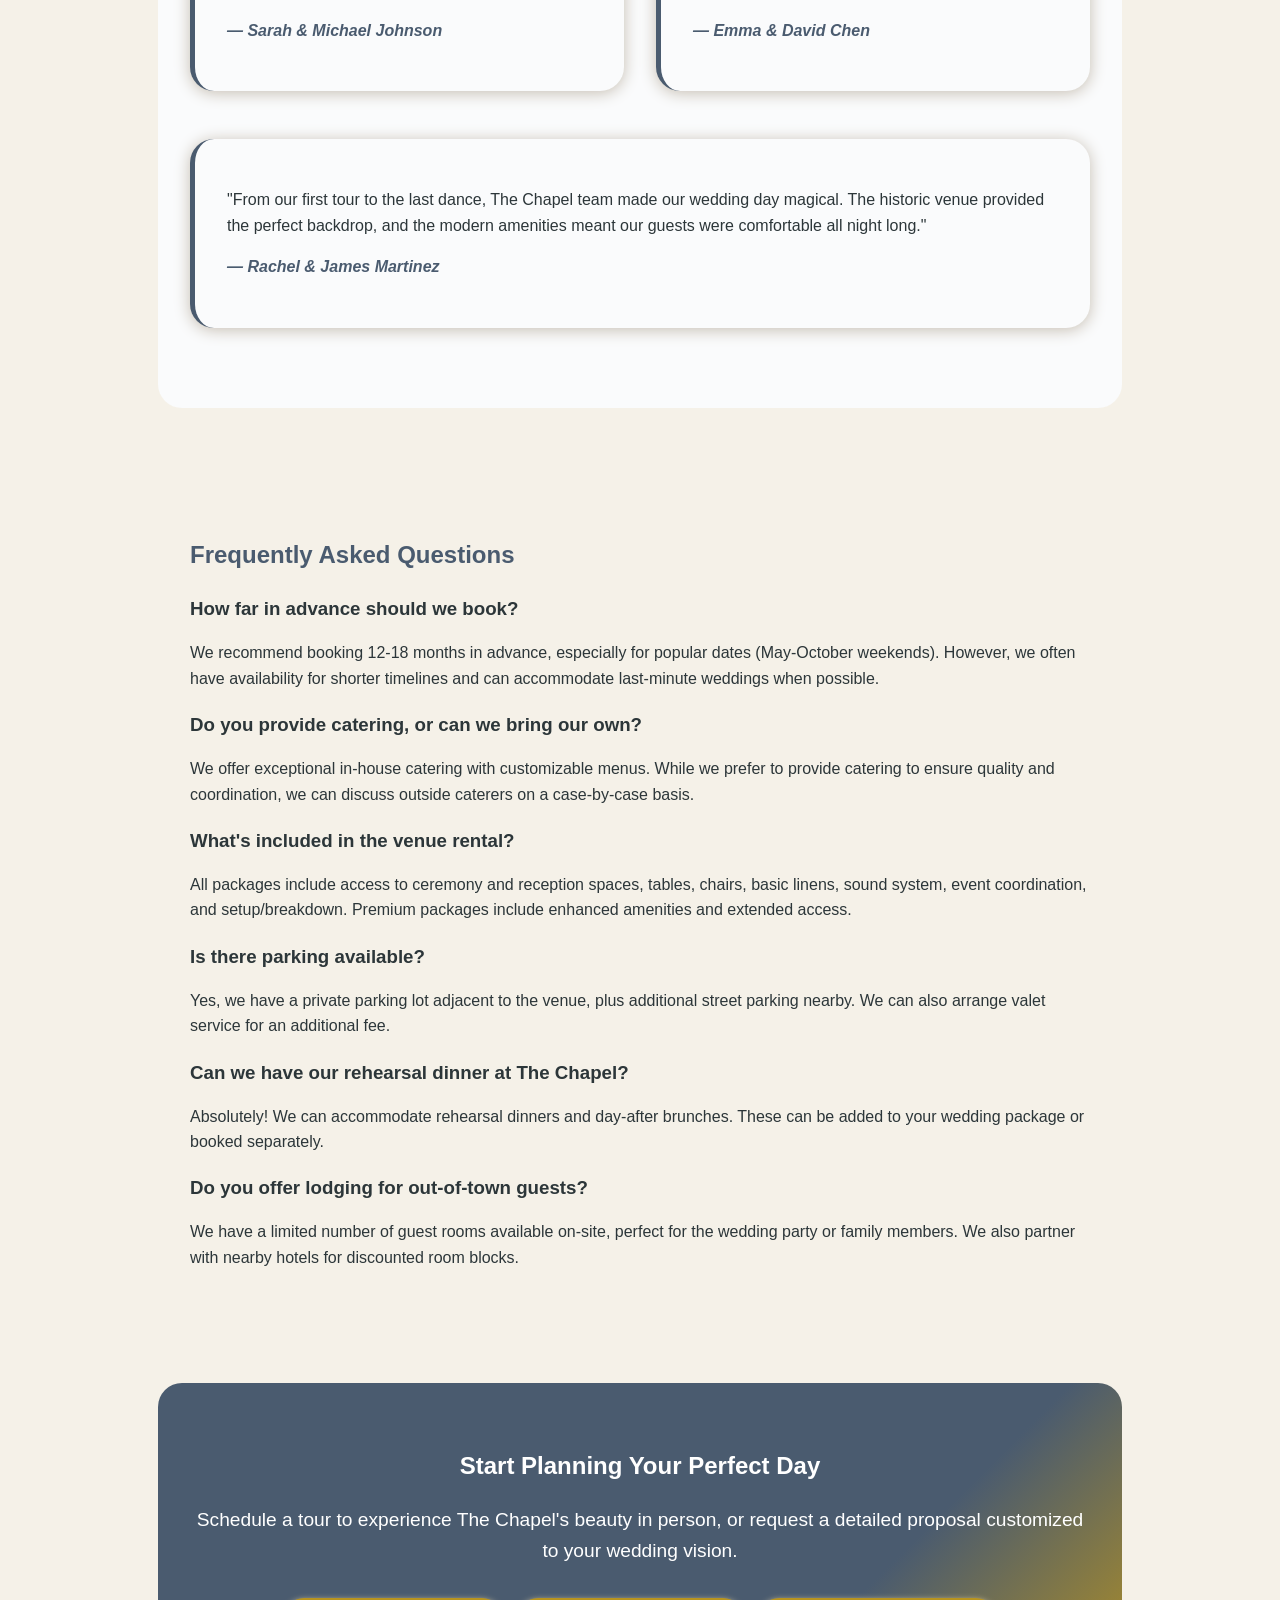
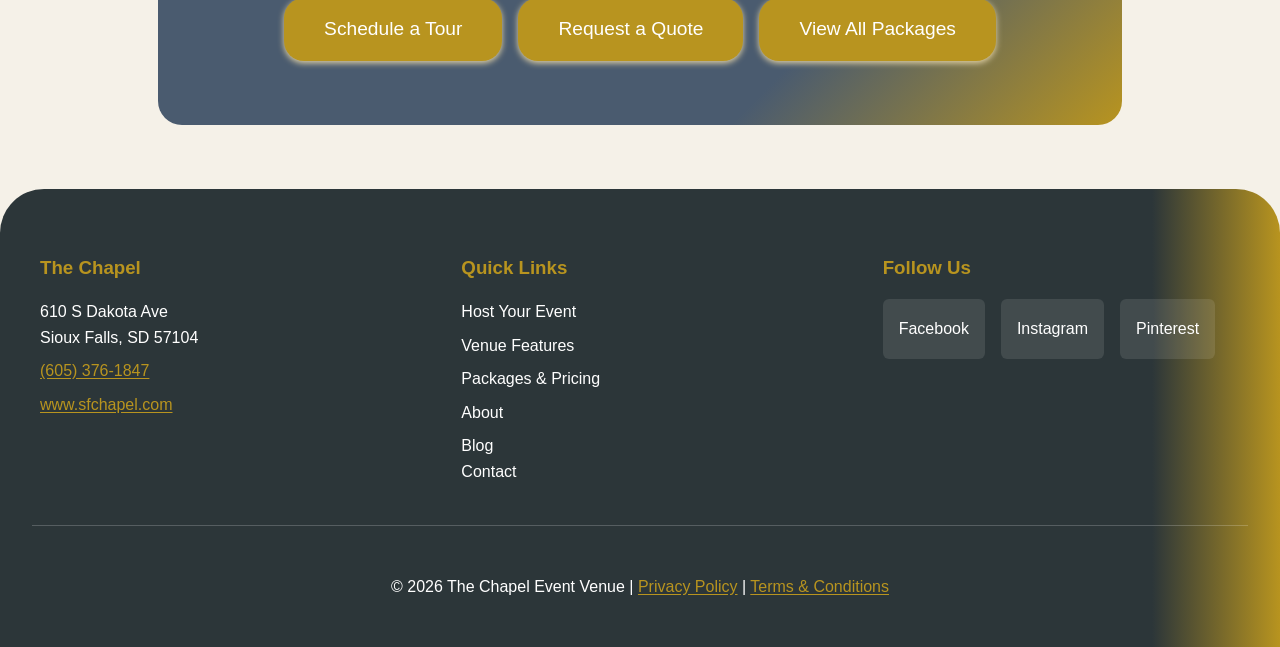
<file: weddings.html>
<!DOCTYPE html>
<html lang="en">
<head>
  <meta charset="UTF-8">
  <title>Weddings at The Chapel | Sioux Falls Wedding Venue</title>
  <meta name="viewport" content="width=device-width, initial-scale=1">
  <meta name="description" content="Create your dream wedding at The Chapel in Sioux Falls. Beautiful ceremony and reception spaces, exceptional catering, and personalized service for your special day.">
  <link rel="stylesheet" href="styles.css">
</head>
<body>
  <a href="#main-content" class="skip-link">Skip to main content</a>

  <header role="banner">
    <h1>The Chapel</h1>
    <p>Sioux Falls' Premier Event Venue</p>
    <div class="header-ctas">
      <a href="contact.html#tour" class="cta-secondary" aria-label="Schedule a tour of The Chapel">Schedule a Tour</a>
      <a href="contact.html#book" class="cta-primary" aria-label="Book The Chapel for your event">Book Your Event</a>
    </div>
  </header>

  <nav role="navigation" aria-label="Main navigation">
    <a href="index.html">Home</a>
    <a href="events.html">Host Your Event</a>
    <a href="venue.html">Venue Features</a>
    <a href="packages.html">Packages & Pricing</a>
    <a href="about.html">About</a>
    <a href="blog.html">Blog</a>
    <a href="contact.html">Contact</a>
  </nav>

  <main id="main-content" role="main">
    <section class="hero" aria-label="Wedding services introduction">
      <h2>Your Dream Wedding Awaits</h2>
      <p>Say "I do" in The Chapel's stunning historic setting. From intimate ceremonies to grand celebrations, we create unforgettable wedding experiences with elegance, warmth, and personalized attention to every detail.</p>
      <div class="hero-ctas">
        <a href="contact.html#book" class="cta" aria-label="Request a wedding quote">Request a Quote</a>
        <a href="contact.html#tour" class="cta cta-secondary-large" aria-label="Schedule a venue tour">Tour Our Venue</a>
      </div>
    </section>

    <section aria-labelledby="wedding-spaces-heading">
      <h2 id="wedding-spaces-heading">Beautiful Spaces for Every Moment</h2>
      <div class="grid">
        <div class="event-card">
          <h3>The Ceremony Chapel</h3>
          <p>Our beautifully restored chapel features soaring ceilings, elegant architectural details, and natural light streaming through historic windows. Accommodates up to 200 guests for your ceremony.</p>
        </div>
        <div class="event-card">
          <h3>Grand Reception Hall</h3>
          <p>A stunning space for dinner and dancing with customizable lighting, sophisticated décor, and flexible seating arrangements. Perfect for receptions of 50-200 guests.</p>
        </div>
        <div class="event-card">
          <h3>Bridal Suite</h3>
          <p>A private, luxurious space for the bride and bridesmaids to prepare. Features natural lighting, full-length mirrors, comfortable seating, and beautiful photo opportunities.</p>
        </div>
        <div class="event-card">
          <h3>Groom's Lounge</h3>
          <p>A sophisticated retreat for the groom and groomsmen with comfortable seating, entertainment options, and a private area to relax before the ceremony.</p>
        </div>
        <div class="event-card">
          <h3>Outdoor Garden</h3>
          <p>A charming outdoor space perfect for cocktail hour, intimate ceremonies, or beautiful photo opportunities surrounded by landscaped gardens and historic architecture.</p>
        </div>
        <div class="event-card">
          <h3>Cocktail Lounge</h3>
          <p>An elegant space for pre-ceremony mingling or cocktail hour, with a beautiful bar area and comfortable seating for your guests to gather and celebrate.</p>
        </div>
      </div>
    </section>

    <section aria-labelledby="packages-heading" class="testimonials">
      <h2 id="packages-heading">Wedding Packages</h2>
      <div class="grid">
        <div class="testimonial-card">
          <h3>Intimate Celebration</h3>
          <p><strong>Starting at $3,500</strong></p>
          <p>Perfect for smaller weddings up to 50 guests</p>
          <ul>
            <li>6-hour venue rental</li>
            <li>Ceremony and reception space</li>
            <li>Tables, chairs, and linens</li>
            <li>Basic sound system</li>
            <li>Event coordination</li>
            <li>Access to bridal suite and groom's lounge</li>
          </ul>
          <a href="contact.html#book" class="cta" aria-label="Request intimate wedding package quote">Request Quote</a>
        </div>
        <div class="testimonial-card">
          <h3>Classic Wedding</h3>
          <p><strong>Starting at $6,500</strong></p>
          <p>Our most popular package for 75-150 guests</p>
          <ul>
            <li>8-hour venue rental</li>
            <li>All ceremony and reception spaces</li>
            <li>Premium tables, chairs, and linens</li>
            <li>Professional sound and lighting</li>
            <li>Dedicated event coordinator</li>
            <li>Cocktail hour space and bar setup</li>
            <li>Complimentary planning consultations</li>
          </ul>
          <a href="contact.html#book" class="cta" aria-label="Request classic wedding package quote">Request Quote</a>
        </div>
        <div class="testimonial-card">
          <h3>Grand Celebration</h3>
          <p><strong>Starting at $10,000</strong></p>
          <p>The ultimate experience for 150-200 guests</p>
          <ul>
            <li>10-hour venue rental</li>
            <li>Full venue access including outdoor spaces</li>
            <li>Luxury linens and décor</li>
            <li>Premium AV and lighting packages</li>
            <li>Full-service event coordination</li>
            <li>Rehearsal dinner space</li>
            <li>Day-after brunch accommodation</li>
            <li>Preferred vendor coordination</li>
          </ul>
          <a href="contact.html#book" class="cta" aria-label="Request grand celebration package quote">Request Quote</a>
        </div>
      </div>
      <p class="text-center" style="margin-top: 2rem;"><em>All packages can be customized to fit your vision and budget. <a href="packages.html" class="link-primary">View detailed package information</a> or <a href="contact.html" class="link-primary">contact us</a> for a personalized quote.</em></p>
    </section>

    <section aria-labelledby="services-heading">
      <h2 id="services-heading">Wedding Services & Amenities</h2>
      <div class="grid">
        <div>
          <h3>Catering Excellence</h3>
          <p>Our award-winning culinary team creates custom menus featuring locally-sourced ingredients. From plated dinners to buffet-style service, we accommodate all tastes and dietary requirements.</p>
        </div>
        <div>
          <h3>Bar Services</h3>
          <p>Full-service bar with professional bartenders, signature cocktails, wine selection, and beer options. We can customize beverage packages to match your preferences and budget.</p>
        </div>
        <div>
          <h3>Event Coordination</h3>
          <p>Our experienced coordinators work with you from initial planning through your wedding day, ensuring every detail is perfect and your celebration runs smoothly.</p>
        </div>
        <div>
          <h3>Audio & Visual</h3>
          <p>Professional sound systems, wireless microphones, projectors, and customizable lighting to create the perfect ambiance for your ceremony and reception.</p>
        </div>
        <div>
          <h3>Setup & Breakdown</h3>
          <p>Our team handles all setup and breakdown, so you and your guests can focus on celebrating without worrying about logistics.</p>
        </div>
        <div>
          <h3>Vendor Network</h3>
          <p>Access to our trusted network of photographers, florists, DJs, and other wedding professionals who know our venue and deliver exceptional service.</p>
        </div>
      </div>
    </section>

    <section aria-labelledby="testimonials-heading" class="testimonials">
      <h2 id="testimonials-heading">Happy Couples</h2>
      <div class="grid">
        <div class="testimonial-card">
          <p>"The Chapel exceeded every expectation. The ceremony space was breathtaking, the food was incredible, and our coordinator made sure everything was absolutely perfect. Our guests are still talking about how beautiful our wedding was!"</p>
          <p class="testimonial-author"><strong>— Sarah & Michael Johnson</strong></p>
        </div>
        <div class="testimonial-card">
          <p>"We wanted an intimate wedding with elegant touches, and The Chapel delivered perfectly. The staff was attentive, the space was gorgeous, and the whole experience felt so personal and special. Highly recommend!"</p>
          <p class="testimonial-author"><strong>— Emma & David Chen</strong></p>
        </div>
        <div class="testimonial-card">
          <p>"From our first tour to the last dance, The Chapel team made our wedding day magical. The historic venue provided the perfect backdrop, and the modern amenities meant our guests were comfortable all night long."</p>
          <p class="testimonial-author"><strong>— Rachel & James Martinez</strong></p>
        </div>
      </div>
    </section>

    <section aria-labelledby="faq-heading">
      <h2 id="faq-heading">Frequently Asked Questions</h2>
      <div class="faq-list">
        <div class="faq-item">
          <h3>How far in advance should we book?</h3>
          <p>We recommend booking 12-18 months in advance, especially for popular dates (May-October weekends). However, we often have availability for shorter timelines and can accommodate last-minute weddings when possible.</p>
        </div>
        <div class="faq-item">
          <h3>Do you provide catering, or can we bring our own?</h3>
          <p>We offer exceptional in-house catering with customizable menus. While we prefer to provide catering to ensure quality and coordination, we can discuss outside caterers on a case-by-case basis.</p>
        </div>
        <div class="faq-item">
          <h3>What's included in the venue rental?</h3>
          <p>All packages include access to ceremony and reception spaces, tables, chairs, basic linens, sound system, event coordination, and setup/breakdown. Premium packages include enhanced amenities and extended access.</p>
        </div>
        <div class="faq-item">
          <h3>Is there parking available?</h3>
          <p>Yes, we have a private parking lot adjacent to the venue, plus additional street parking nearby. We can also arrange valet service for an additional fee.</p>
        </div>
        <div class="faq-item">
          <h3>Can we have our rehearsal dinner at The Chapel?</h3>
          <p>Absolutely! We can accommodate rehearsal dinners and day-after brunches. These can be added to your wedding package or booked separately.</p>
        </div>
        <div class="faq-item">
          <h3>Do you offer lodging for out-of-town guests?</h3>
          <p>We have a limited number of guest rooms available on-site, perfect for the wedding party or family members. We also partner with nearby hotels for discounted room blocks.</p>
        </div>
      </div>
    </section>

    <section aria-labelledby="cta-heading" class="cta-section">
      <h2 id="cta-heading">Start Planning Your Perfect Day</h2>
      <p>Schedule a tour to experience The Chapel's beauty in person, or request a detailed proposal customized to your wedding vision.</p>
      <div class="cta-buttons">
        <a href="contact.html#tour" class="cta" aria-label="Schedule a venue tour">Schedule a Tour</a>
        <a href="contact.html#book" class="cta cta-secondary-large" aria-label="Request a wedding quote">Request a Quote</a>
        <a href="packages.html" class="cta cta-secondary-large" aria-label="View all packages">View All Packages</a>
      </div>
    </section>
  </main>

  <footer role="contentinfo">
    <div class="footer-content">
      <div class="footer-section">
        <h3>The Chapel</h3>
        <p>610 S Dakota Ave<br>Sioux Falls, SD 57104</p>
        <p><a href="tel:+16053761847" aria-label="Call The Chapel at (605) 376-1847">(605) 376-1847</a></p>
        <p><a href="https://www.sfchapel.com" aria-label="Visit The Chapel website">www.sfchapel.com</a></p>
      </div>
      <div class="footer-section">
        <h3>Quick Links</h3>
        <ul class="footer-links">
          <li><a href="events.html">Host Your Event</a></li>
          <li><a href="venue.html">Venue Features</a></li>
          <li><a href="packages.html">Packages & Pricing</a></li>
          <li><a href="about.html">About</a></li>
    <a href="blog.html">Blog</a>
          <li><a href="contact.html">Contact</a></li>
        </ul>
      </div>
      <div class="footer-section">
        <h3>Follow Us</h3>
        <div class="social-icons">
          <a href="#" aria-label="Visit The Chapel on Facebook" class="social-icon">Facebook</a>
          <a href="#" aria-label="Visit The Chapel on Instagram" class="social-icon">Instagram</a>
          <a href="#" aria-label="Visit The Chapel on Pinterest" class="social-icon">Pinterest</a>
        </div>
      </div>
    </div>
    <div class="footer-bottom">
      <p>&copy; 2026 The Chapel Event Venue | <a href="privacy.html">Privacy Policy</a> | <a href="terms.html">Terms & Conditions</a></p>
    </div>
  </footer>
</body>
</html>
</file>
<file: styles.css>
/* CSS Variables for easy theming - WCAG 2.1 AA Compliant Colors */
:root {
  /* Arctic White, Slate, Gold, Natural Wood Tones, Charcoal Color Scheme */
  --color-primary: #4A5B6F;        /* Darker slate - better contrast (was #64748B) */
  --color-accent: #B8941F;         /* Darker gold - better contrast (was #D4AF37) */
  --color-dark: #2C3639;           /* Charcoal - footer, dark backgrounds */
  --color-text: #2C3639;           /* Darker charcoal text - WCAG AA compliant (was #3E4A59) */
  --color-background: #F5F1E8;     /* Natural wood/warm cream - page background */
  --color-card: #FAFBFC;           /* Arctic white - card backgrounds */
  --color-white: #FFFFFF;          /* Pure white */
  --color-shadow-light: #D4CEC4;   /* Warm neutral shadow */
  --color-shadow-medium: #C5BDB1;  /* Medium warm shadow */
  --color-shadow-card: #E0D8CC;    /* Soft wood-tone shadow */
  --color-shadow-hover: #B8A992;   /* Wood-tone hover shadow */
  --color-shadow-accent: #E5D5A8;  /* Gold-tinted shadow */
  --color-border: #D1C7B8;         /* Natural border color */
  --color-focus: #4A5B6F;          /* Focus indicator color */

  --font-family: 'Inter', 'Segoe UI', Arial, sans-serif;

  --border-radius-small: 6px;
  --border-radius-medium: 8px;
  --border-radius-large: 24px;
  --border-radius-xlarge: 26px;
  --border-radius-xxlarge: 44px;

  --spacing-small: 0.5rem;
  --spacing-medium: 1rem;
  --spacing-large: 2rem;
  --spacing-xlarge: 2.5rem;
  --spacing-xxlarge: 4rem;

  --transition-fast: 0.2s;
}

/* Accessibility Utilities */
.skip-link {
  position: absolute;
  top: -40px;
  left: 0;
  background: var(--color-accent);
  color: var(--color-white);
  padding: 0.75rem 1.5rem;
  text-decoration: none;
  font-weight: bold;
  z-index: 100;
  border-radius: 0 0 4px 0;
}

.skip-link:focus {
  top: 0;
  outline: 3px solid var(--color-focus);
  outline-offset: 2px;
}

.visually-hidden {
  position: absolute;
  width: 1px;
  height: 1px;
  padding: 0;
  margin: -1px;
  overflow: hidden;
  clip: rect(0, 0, 0, 0);
  white-space: nowrap;
  border: 0;
}

/* Base Styles */
body {
  font-family: var(--font-family);
  margin: 0;
  background: var(--color-background);
  color: var(--color-text);
  line-height: 1.6;
}

/* Focus Styles - WCAG 2.1 Compliance */
*:focus {
  outline: 3px solid var(--color-focus);
  outline-offset: 2px;
}

*:focus:not(:focus-visible) {
  outline: none;
}

*:focus-visible {
  outline: 3px solid var(--color-focus);
  outline-offset: 2px;
}

/* Header Styles */
header {
  background: linear-gradient(135deg, var(--color-primary) 70%, var(--color-accent) 100%);
  color: var(--color-white);
  padding: var(--spacing-xlarge) var(--spacing-large);
  border-radius: 0 0 var(--border-radius-xxlarge) var(--border-radius-xxlarge);
  text-align: center;
}

header h1 {
  margin: 0 0 var(--spacing-small) 0;
  font-size: 2.5rem;
}

header p {
  margin: 0 0 var(--spacing-large) 0;
  font-size: 1.2rem;
}

.header-ctas {
  display: flex;
  gap: var(--spacing-medium);
  justify-content: center;
  flex-wrap: wrap;
}

.cta-primary,
.cta-secondary {
  padding: 0.75rem 1.5rem;
  border-radius: var(--border-radius-medium);
  text-decoration: none;
  font-weight: bold;
  transition: all var(--transition-fast);
  display: inline-block;
  min-height: 44px;
  min-width: 44px;
}

.cta-primary {
  background: var(--color-accent);
  color: var(--color-white);
  border: 2px solid var(--color-accent);
}

.cta-primary:hover,
.cta-primary:focus {
  background: var(--color-white);
  color: var(--color-accent);
}

.cta-secondary {
  background: transparent;
  color: var(--color-white);
  border: 2px solid var(--color-white);
}

.cta-secondary:hover,
.cta-secondary:focus {
  background: var(--color-white);
  color: var(--color-primary);
}

/* Navigation Styles */
nav {
  background: var(--color-card);
  display: flex;
  gap: var(--spacing-large);
  align-items: center;
  justify-content: center;
  margin-top: -24px;
  padding: var(--spacing-large);
  border-radius: 0 0 var(--border-radius-xlarge) var(--border-radius-xlarge);
  box-shadow: 0 4px 14px var(--color-shadow-light);
  position: relative;
  z-index: 2;
}

nav a {
  color: var(--color-primary);
  text-decoration: none;
  font-weight: bold;
  padding: var(--spacing-small) var(--spacing-medium);
  border-radius: var(--border-radius-medium);
  transition: background var(--transition-fast), color var(--transition-fast);
}

nav a:hover,
nav a:focus {
  background: var(--color-accent);
  color: var(--color-white);
}

nav a:focus {
  outline: 3px solid var(--color-focus);
  outline-offset: 2px;
}

nav a[aria-current="page"] {
  background: var(--color-primary);
  color: var(--color-white);
}

/* Section Styles */
section {
  max-width: 900px;
  margin: auto;
  padding: var(--spacing-large);
}

/* Footer Styles */
footer {
  background: linear-gradient(90deg, var(--color-dark) 90%, var(--color-accent) 100%);
  color: var(--color-white);
  padding: var(--spacing-xxlarge) var(--spacing-large) var(--spacing-large);
  border-radius: var(--border-radius-xxlarge) var(--border-radius-xxlarge) 0 0;
  margin-top: var(--spacing-xxlarge);
}

.footer-content {
  display: flex;
  gap: var(--spacing-xxlarge);
  justify-content: space-between;
  flex-wrap: wrap;
  max-width: 1200px;
  margin: 0 auto var(--spacing-large);
}

.footer-section {
  flex: 1;
  min-width: 200px;
}

.footer-section h3 {
  color: var(--color-accent);
  margin-top: 0;
  margin-bottom: var(--spacing-medium);
}

.footer-section p {
  margin: var(--spacing-small) 0;
  line-height: 1.6;
}

.footer-links {
  list-style: none;
  padding: 0;
  margin: 0;
}

.footer-links li {
  margin-bottom: var(--spacing-small);
}

.footer-links a {
  color: var(--color-white);
  text-decoration: none;
  transition: color var(--transition-fast);
}

.footer-links a:hover,
.footer-links a:focus {
  color: var(--color-accent);
}

.social-icons {
  display: flex;
  gap: var(--spacing-medium);
  flex-wrap: wrap;
}

.social-icon {
  color: var(--color-white);
  text-decoration: none;
  padding: var(--spacing-small) var(--spacing-medium);
  background: rgba(255, 255, 255, 0.1);
  border-radius: var(--border-radius-small);
  transition: all var(--transition-fast);
  min-height: 44px;
  min-width: 44px;
  display: inline-flex;
  align-items: center;
  justify-content: center;
}

.social-icon:hover,
.social-icon:focus {
  background: var(--color-accent);
  transform: translateY(-2px);
}

.footer-bottom {
  text-align: center;
  padding-top: var(--spacing-large);
  border-top: 1px solid rgba(255, 255, 255, 0.2);
}

footer a {
  color: var(--color-accent);
  text-decoration: underline;
}

footer a:hover,
footer a:focus {
  color: var(--color-white);
}

/* Heading Styles */
h2 {
  color: var(--color-primary);
  margin-top: var(--spacing-large);
}

h3 {
  margin-bottom: var(--spacing-small);
}

/* List Styles */
ul {
  margin: var(--spacing-small) 0 var(--spacing-large) 0;
  padding-left: 0;
}

ul li {
  margin-bottom: 0.8rem;
}

/* Link Styles */
a {
  color: var(--color-primary);
  text-decoration: underline;
  text-decoration-thickness: 2px;
  text-underline-offset: 2px;
}

a:hover,
a:focus {
  color: var(--color-accent);
}

.link-primary {
  color: var(--color-primary);
  text-decoration: none;
  border-bottom: 2px solid transparent;
  transition: border-color var(--transition-fast);
}

.link-primary:hover,
.link-primary:focus {
  border-bottom-color: var(--color-accent);
}

.link-primary-bold {
  color: var(--color-primary);
  text-decoration: none;
  font-weight: bold;
  border-bottom: 2px solid var(--color-primary);
}

.link-primary-bold:hover,
.link-primary-bold:focus {
  color: var(--color-accent);
  border-bottom-color: var(--color-accent);
}

/* Hero Section - index.html specific */
.hero {
  text-align: center;
  padding: var(--spacing-xxlarge) var(--spacing-large);
  background: var(--color-card);
  border-radius: var(--border-radius-large);
  margin-top: -44px;
  box-shadow: 0 6px 24px var(--color-shadow-card);
}

.hero h2 {
  font-size: 2.5rem;
  margin-top: 0;
}

.hero-ctas {
  display: flex;
  gap: var(--spacing-medium);
  justify-content: center;
  flex-wrap: wrap;
  margin-top: var(--spacing-large);
}

.cta-secondary-large {
  background: transparent;
  color: var(--color-primary);
  border: 2px solid var(--color-primary);
}

.cta-secondary-large:hover,
.cta-secondary-large:focus {
  background: var(--color-primary);
  color: var(--color-white);
}

/* CTA Button - index.html specific */
.cta {
  background: var(--color-accent);
  color: var(--color-white);
  padding: var(--spacing-medium) var(--spacing-xlarge);
  border: none;
  border-radius: 20px;
  font-size: 1.2rem;
  cursor: pointer;
  text-decoration: none;
  box-shadow: 0 2px 6px var(--color-shadow-accent);
  transition: background var(--transition-fast);
  font-family: inherit;
  display: inline-block;
}

.cta:hover,
.cta:focus {
  background: var(--color-primary);
}

.cta:focus {
  outline: 3px solid var(--color-focus);
  outline-offset: 4px;
}

/* Grid Layout - index.html specific */
.grid {
  display: flex;
  gap: var(--spacing-large);
  flex-wrap: wrap;
  justify-content: center;
  margin-top: var(--spacing-xlarge);
}

.grid > div {
  background: var(--color-card);
  border-radius: var(--border-radius-large);
  box-shadow: 0 2px 16px var(--color-shadow-medium);
  padding: var(--spacing-large);
  min-width: 260px;
  flex: 1 1 260px;
  margin-bottom: var(--spacing-medium);
  border-left: 5px solid var(--color-primary);
  transition: box-shadow var(--transition-fast);
}

.grid > div:hover {
  box-shadow: 0 4px 32px var(--color-shadow-hover);
  border-left: 5px solid var(--color-accent);
}

/* Event Cards - Homepage */
.event-card {
  background: var(--color-card);
  border-radius: var(--border-radius-large);
  box-shadow: 0 2px 16px var(--color-shadow-medium);
  padding: var(--spacing-large);
  min-width: 260px;
  flex: 1 1 260px;
  margin-bottom: var(--spacing-medium);
  border-left: 5px solid var(--color-accent);
  transition: all var(--transition-fast);
}

.event-card:hover {
  box-shadow: 0 6px 32px var(--color-shadow-hover);
  transform: translateY(-4px);
}

.event-card h3 {
  color: var(--color-accent);
  margin-top: 0;
}

/* Testimonials Section */
.testimonials {
  background: var(--color-card);
  padding: var(--spacing-xxlarge) var(--spacing-large);
  border-radius: var(--border-radius-large);
  margin: var(--spacing-xxlarge) auto;
}

.testimonials h2 {
  text-align: center;
  color: var(--color-primary);
}

.testimonial-card {
  background: var(--color-white);
  border-radius: var(--border-radius-medium);
  box-shadow: 0 2px 8px var(--color-shadow-light);
  padding: var(--spacing-large);
  border-left: 4px solid var(--color-accent);
}

.testimonial-author {
  margin-top: var(--spacing-medium);
  color: var(--color-primary);
  font-style: italic;
}

/* CTA Section */
.cta-section {
  background: linear-gradient(135deg, var(--color-primary) 70%, var(--color-accent) 100%);
  color: var(--color-white);
  text-align: center;
  padding: var(--spacing-xxlarge) var(--spacing-large);
  border-radius: var(--border-radius-large);
  margin: var(--spacing-xxlarge) auto;
}

.cta-section h2 {
  color: var(--color-white);
  margin-top: 0;
}

.cta-section p {
  font-size: 1.2rem;
  margin-bottom: var(--spacing-large);
}

.cta-buttons {
  display: flex;
  gap: var(--spacing-medium);
  justify-content: center;
  flex-wrap: wrap;
}

/* Service Card - services.html specific */
.service {
  background: var(--color-white);
  margin: var(--spacing-medium) 0;
  border-radius: var(--border-radius-small);
  box-shadow: 0 2px 8px var(--color-shadow-light);
  padding: var(--spacing-large);
}

/* Blog Post - blog.html specific */
.post {
  background: var(--color-white);
  margin: var(--spacing-medium) 0;
  border-radius: var(--border-radius-small);
  box-shadow: 0 2px 8px var(--color-shadow-light);
  padding: var(--spacing-large);
}

/* Form Styles - contact.html specific */
form {
  background: var(--color-white);
  padding: var(--spacing-large);
  border-radius: var(--border-radius-medium);
  box-shadow: 0 2px 8px var(--color-shadow-light);
}

label {
  font-weight: bold;
  display: block;
  margin-top: var(--spacing-medium);
}

input,
textarea {
  width: 100%;
  margin-bottom: var(--spacing-medium);
  padding: 0.75rem;
  border-radius: var(--border-radius-small);
  border: 2px solid var(--color-border);
  box-sizing: border-box;
  font-family: var(--font-family);
  font-size: 1rem;
  line-height: 1.5;
  transition: border-color var(--transition-fast);
}

input:focus,
textarea:focus {
  border-color: var(--color-focus);
  outline: 3px solid var(--color-focus);
  outline-offset: 2px;
}

input:invalid:not(:placeholder-shown),
textarea:invalid:not(:placeholder-shown) {
  border-color: #c53030;
}

input[aria-invalid="true"],
textarea[aria-invalid="true"] {
  border-color: #c53030;
}

button[type="submit"] {
  background: var(--color-accent);
  color: var(--color-white);
  border: none;
  padding: 0.75rem 1.5rem;
  border-radius: var(--border-radius-small);
  margin-top: var(--spacing-medium);
  cursor: pointer;
  font-family: inherit;
  font-weight: bold;
  font-size: 1rem;
  transition: background var(--transition-fast);
  min-height: 44px;
  min-width: 44px;
}

button[type="submit"]:hover,
button[type="submit"]:focus {
  background: var(--color-primary);
}

button[type="submit"]:focus {
  outline: 3px solid var(--color-focus);
  outline-offset: 2px;
}

/* Form Components */
fieldset {
  border: none;
  padding: 0;
  margin: 0 0 var(--spacing-medium) 0;
}

legend {
  font-weight: bold;
  display: block;
  margin-top: var(--spacing-medium);
  margin-bottom: var(--spacing-small);
  padding: 0;
}

.checkbox-group {
  margin-bottom: var(--spacing-medium);
}

.checkbox-label {
  display: block;
  margin-bottom: 0.5rem;
  font-weight: normal;
}

.checkbox-label input[type="checkbox"] {
  width: auto;
  margin-right: 0.5rem;
  margin-bottom: 0;
}

.form-helper-text {
  margin-top: 1.5rem;
}

/* Utility Classes */
.text-center {
  text-align: center;
}

/* Mobile Responsive */
@media (max-width: 600px) {
  .grid {
    flex-direction: column;
  }

  nav {
    flex-direction: column;
    gap: var(--spacing-medium);
  }

  header,
  footer {
    border-radius: 0;
  }

  .hero,
  .grid > div {
    border-radius: 16px;
  }

  section {
    padding: var(--spacing-medium);
  }
}
</file>
